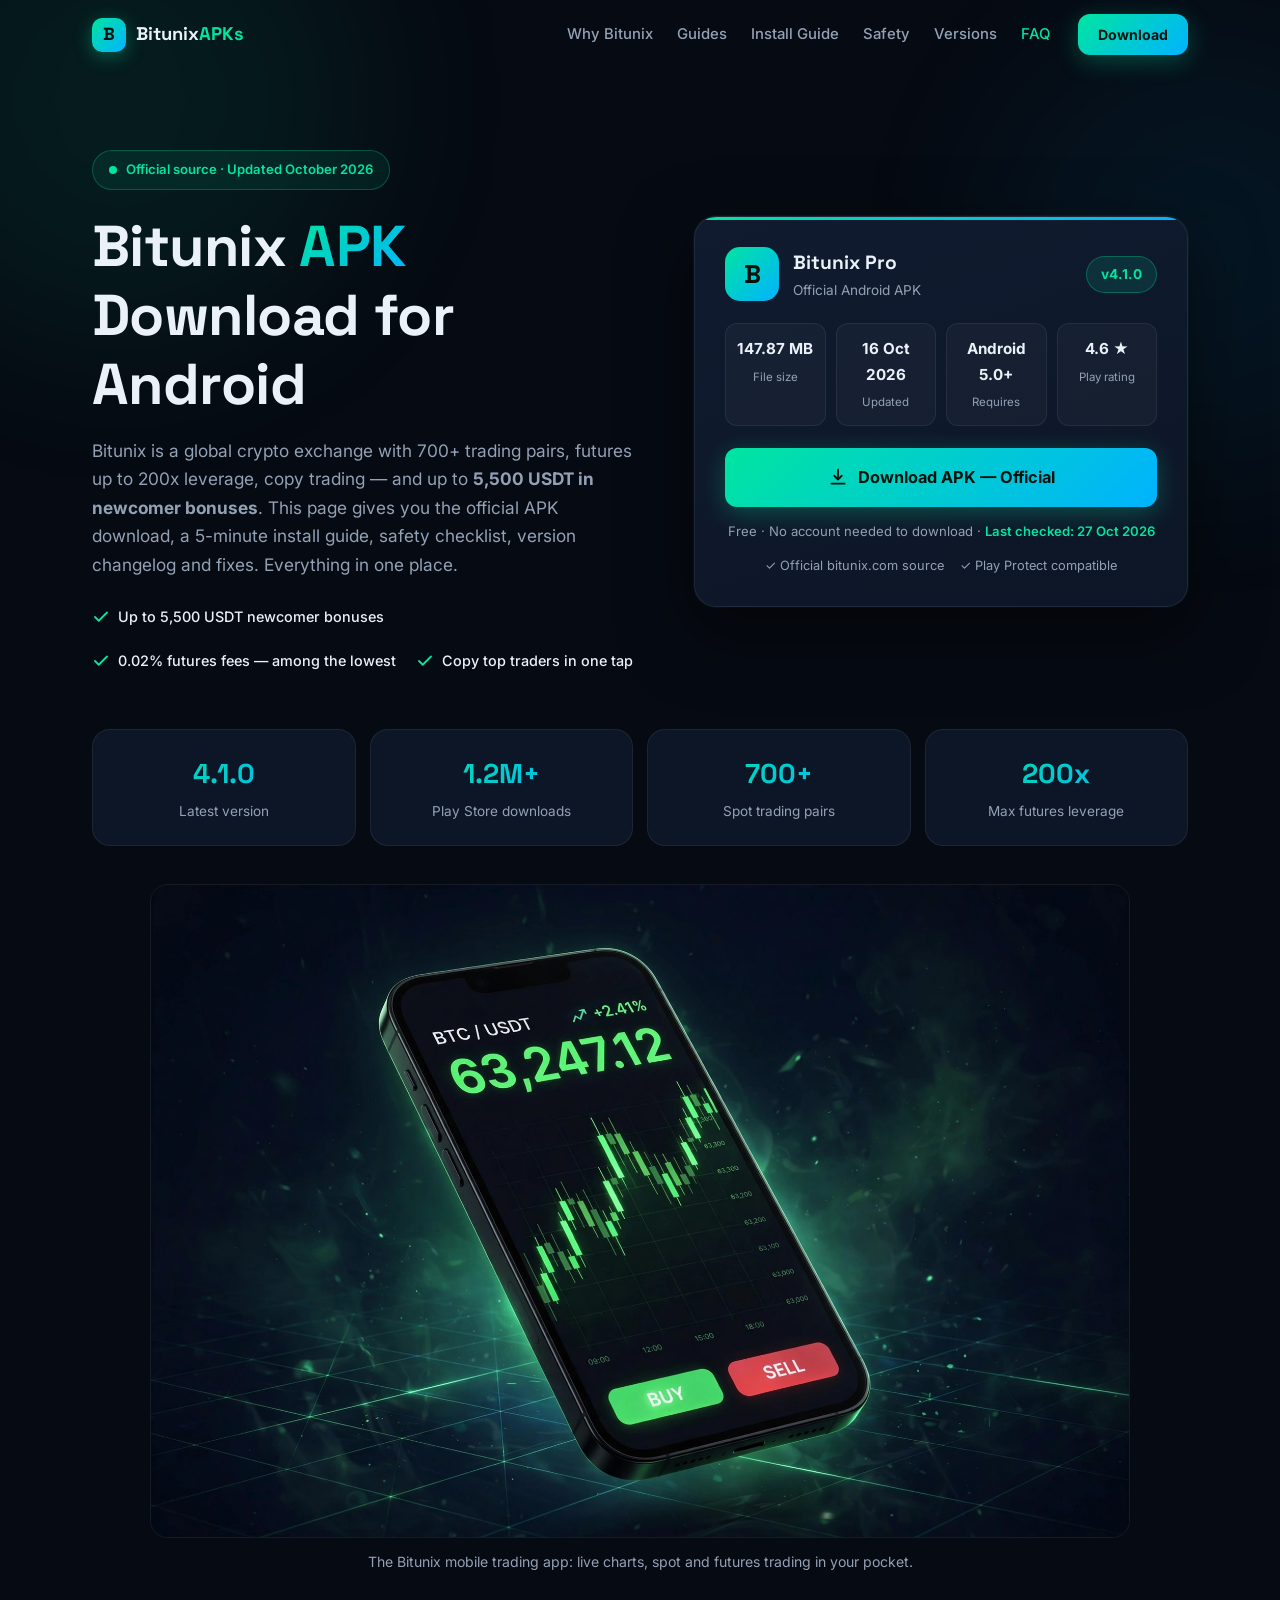
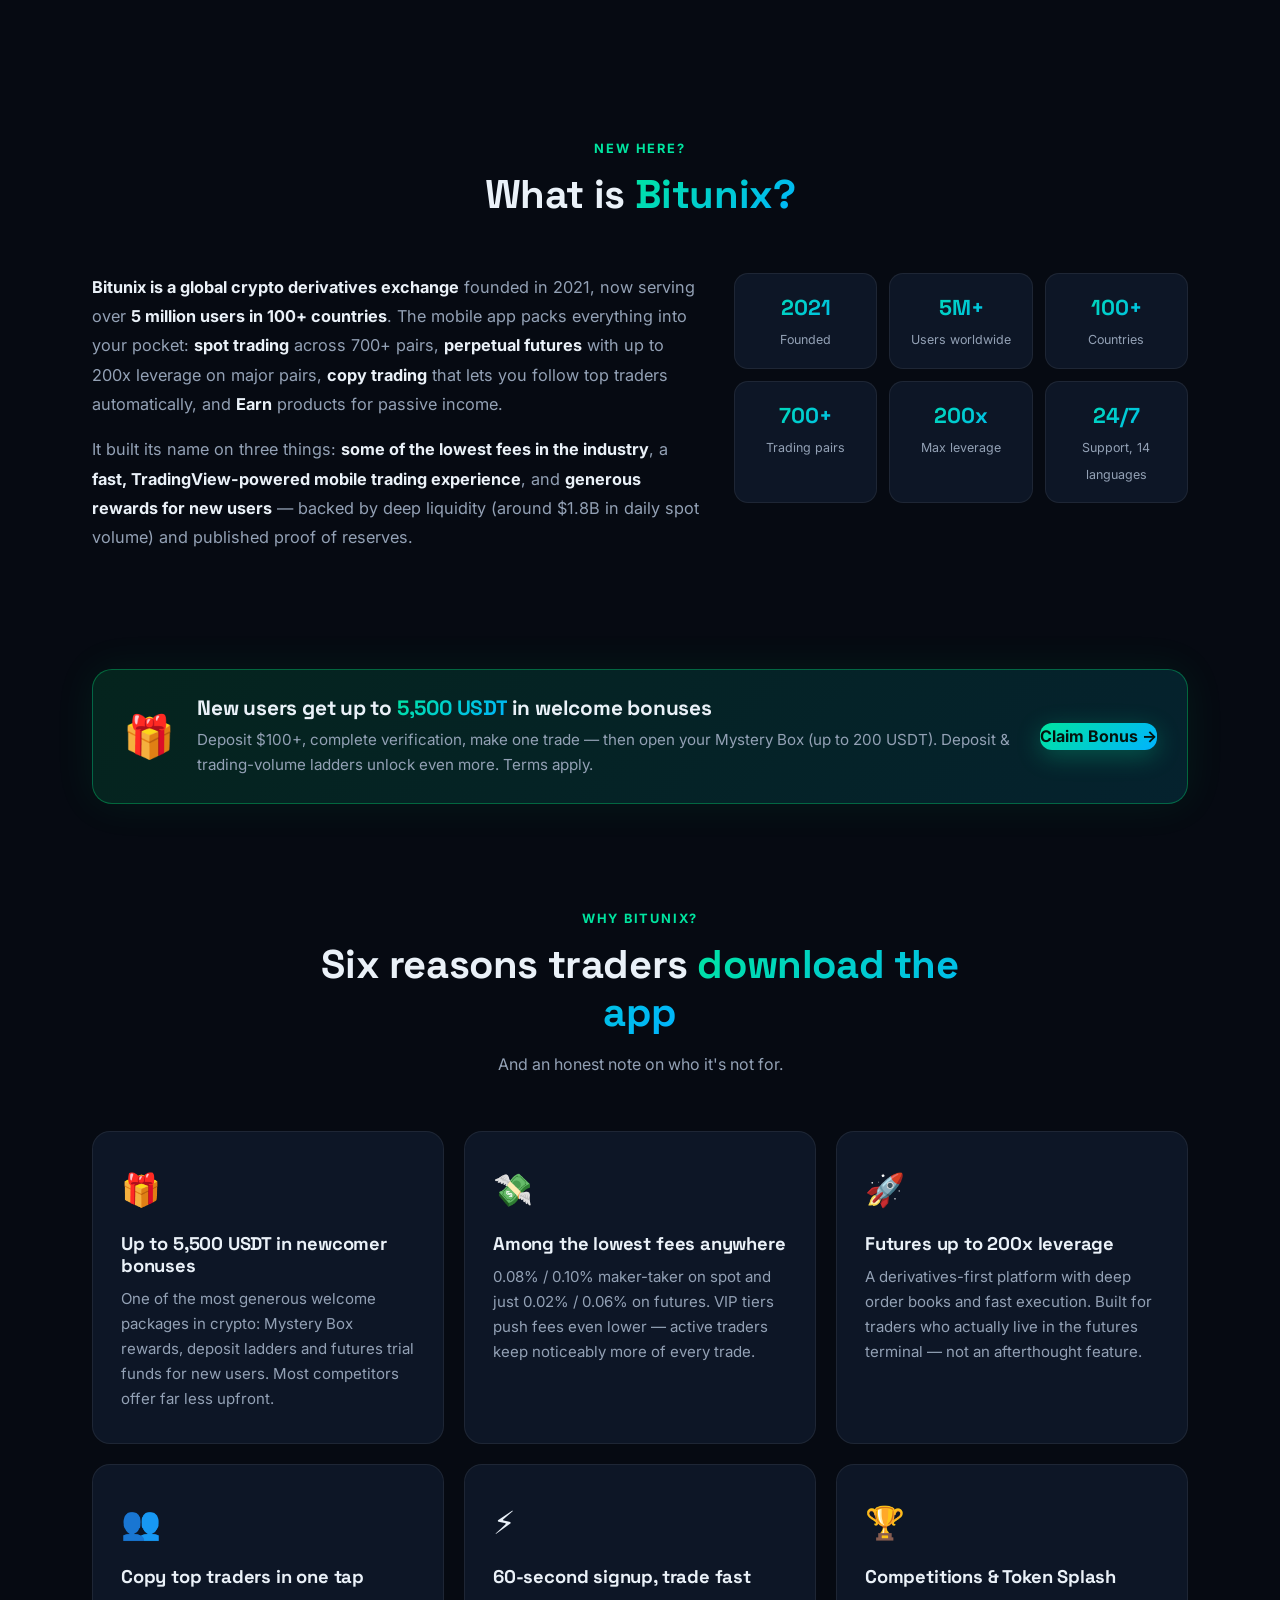
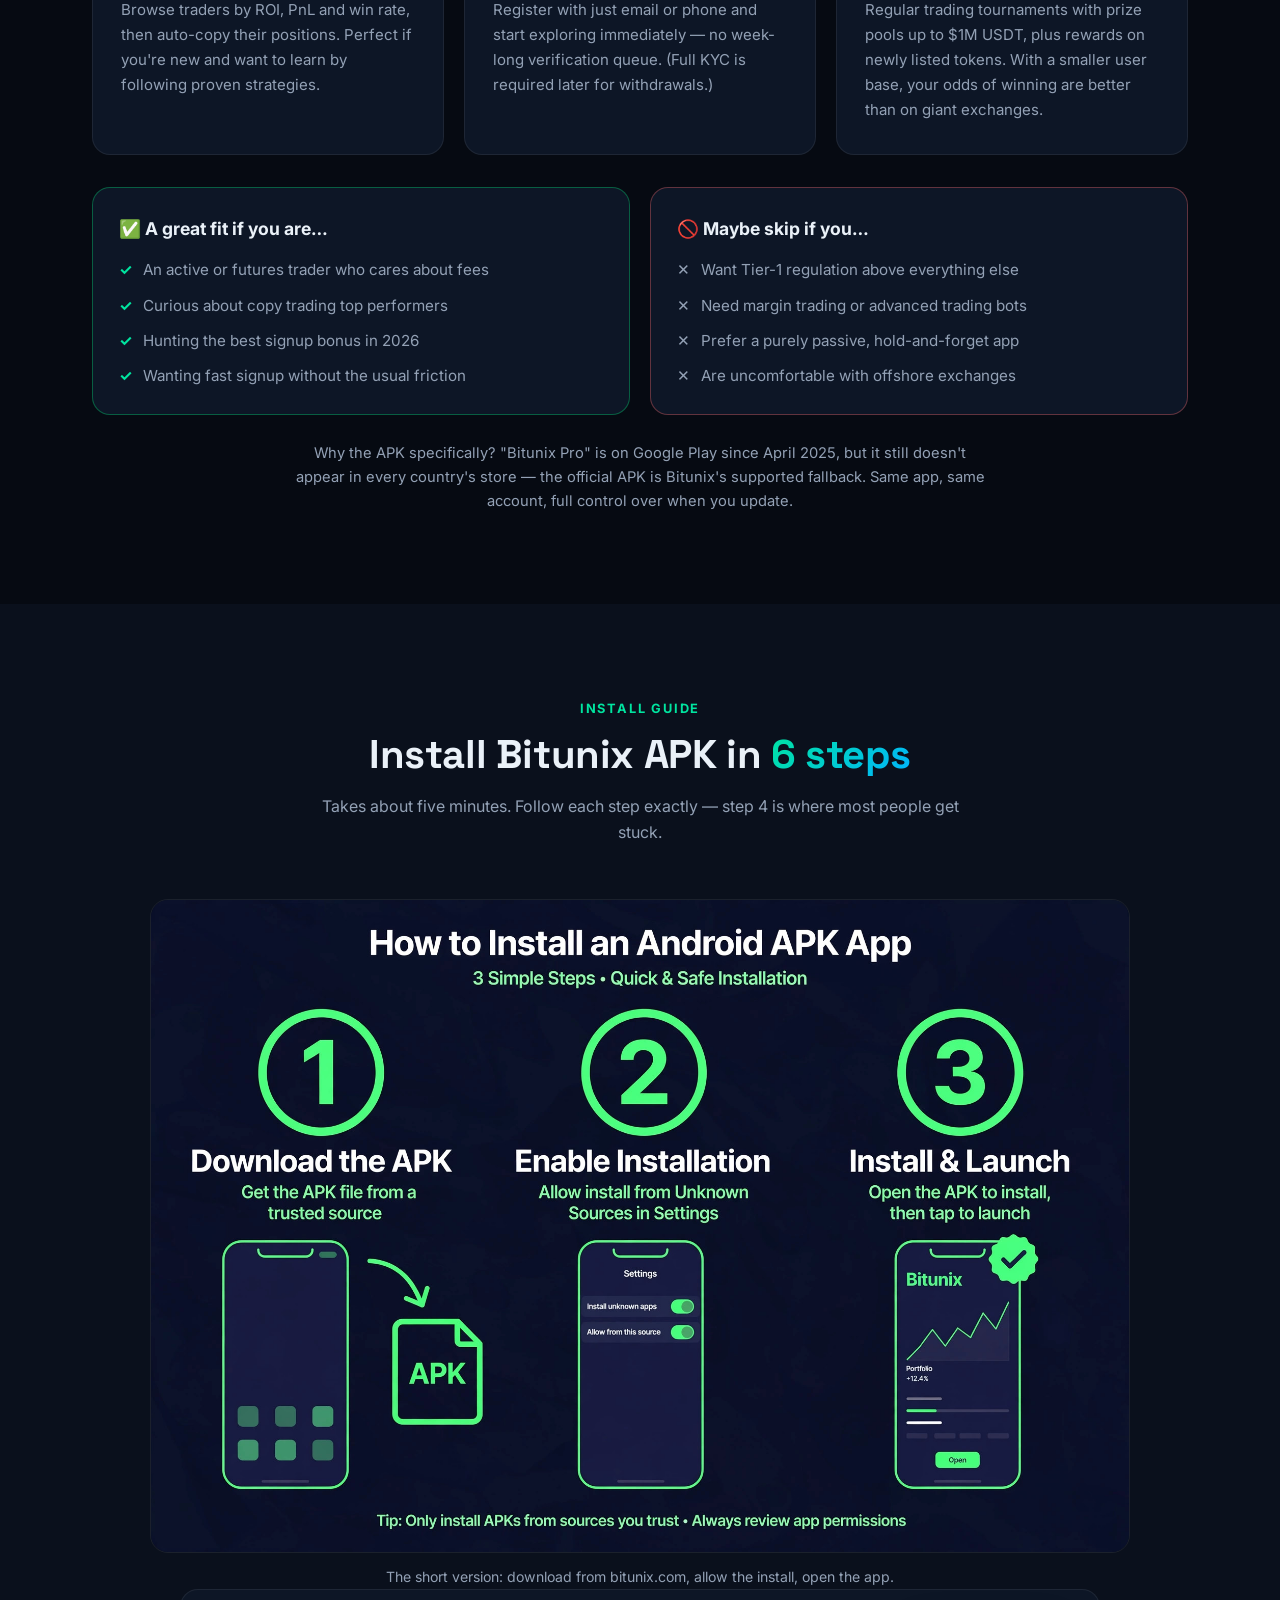
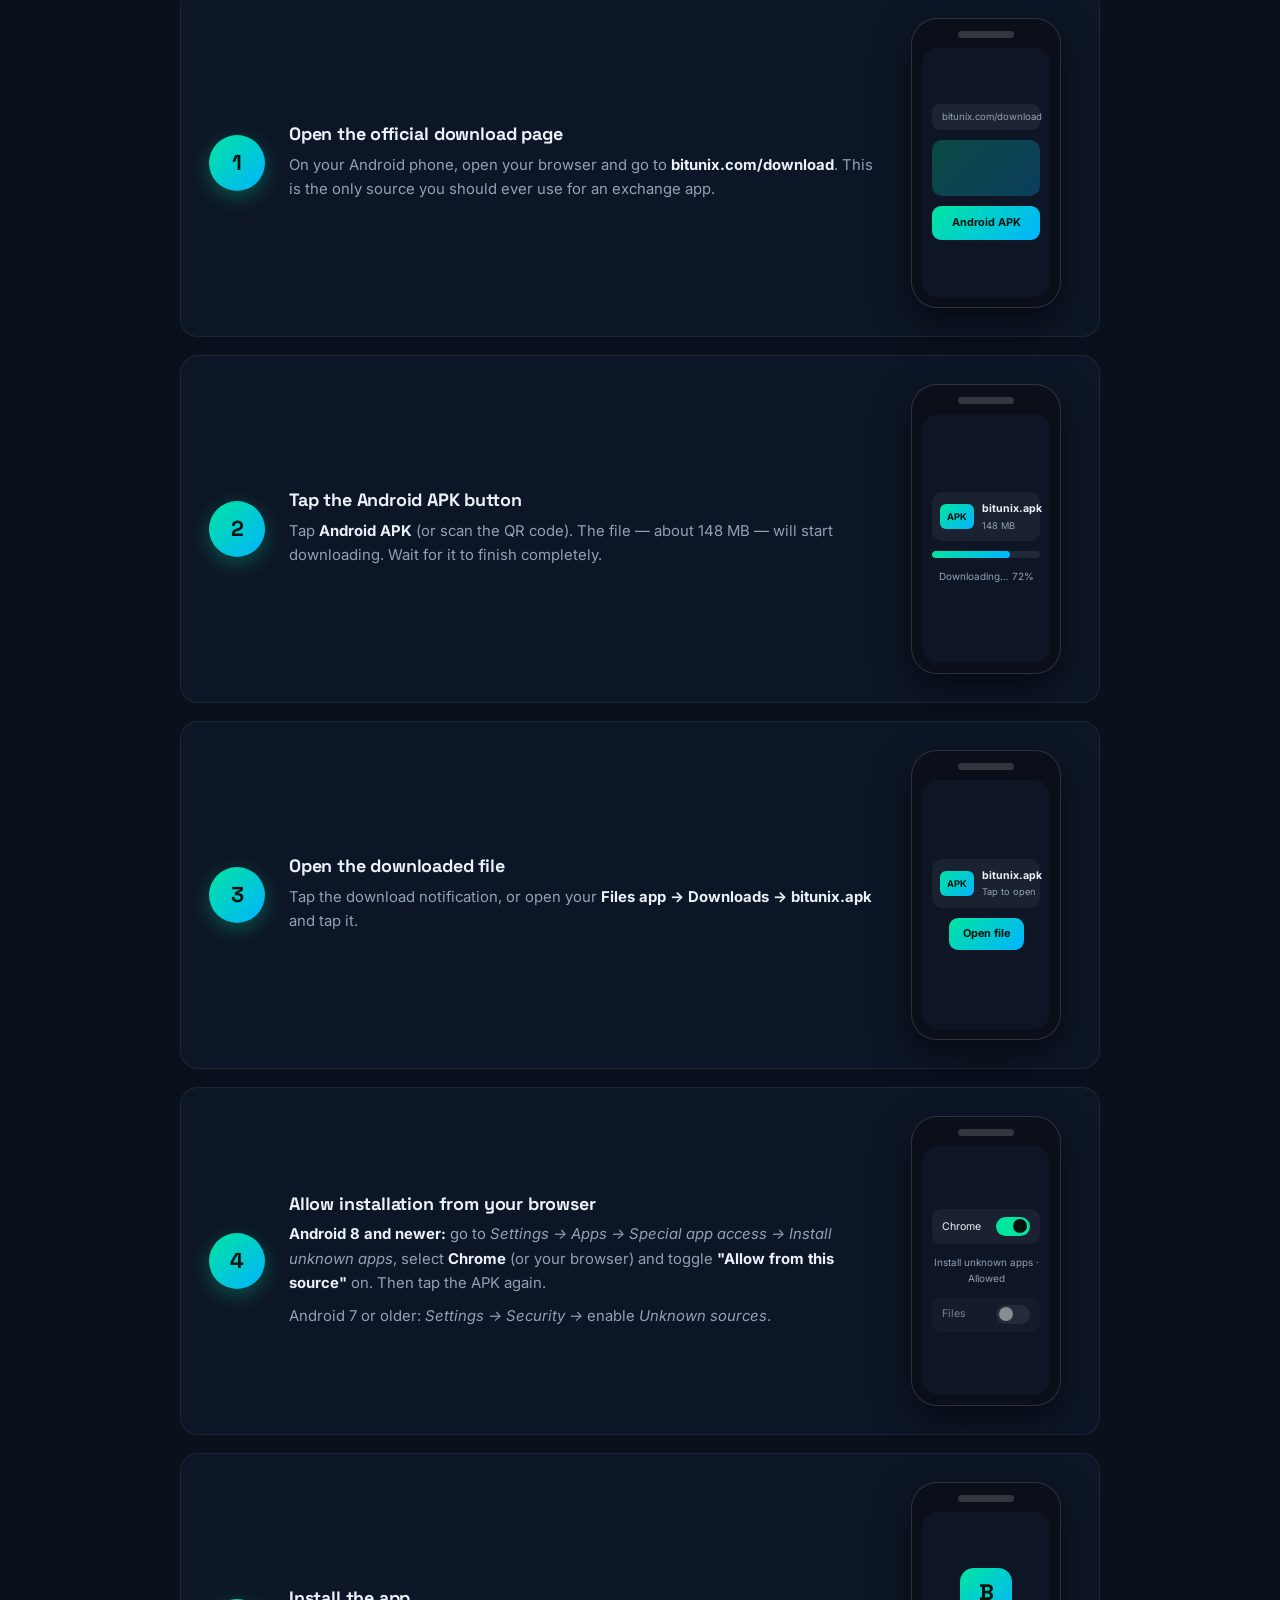
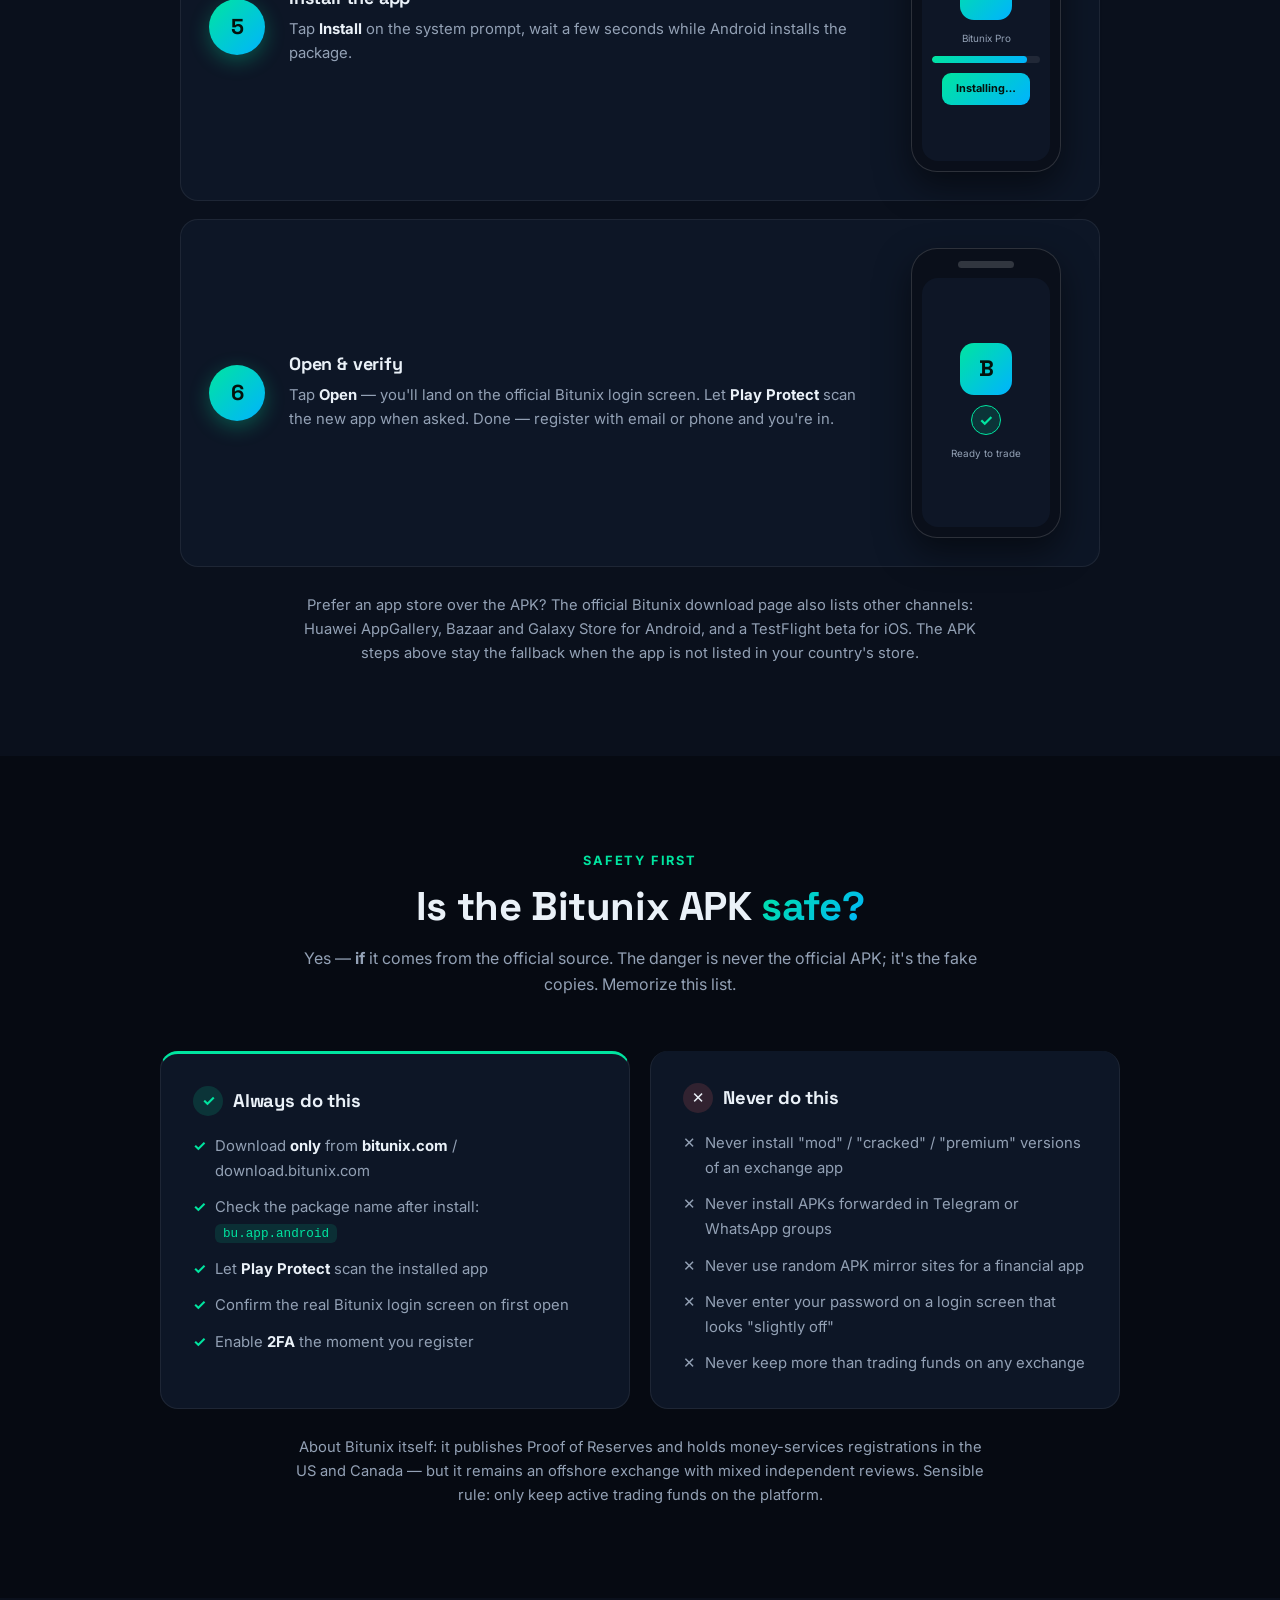
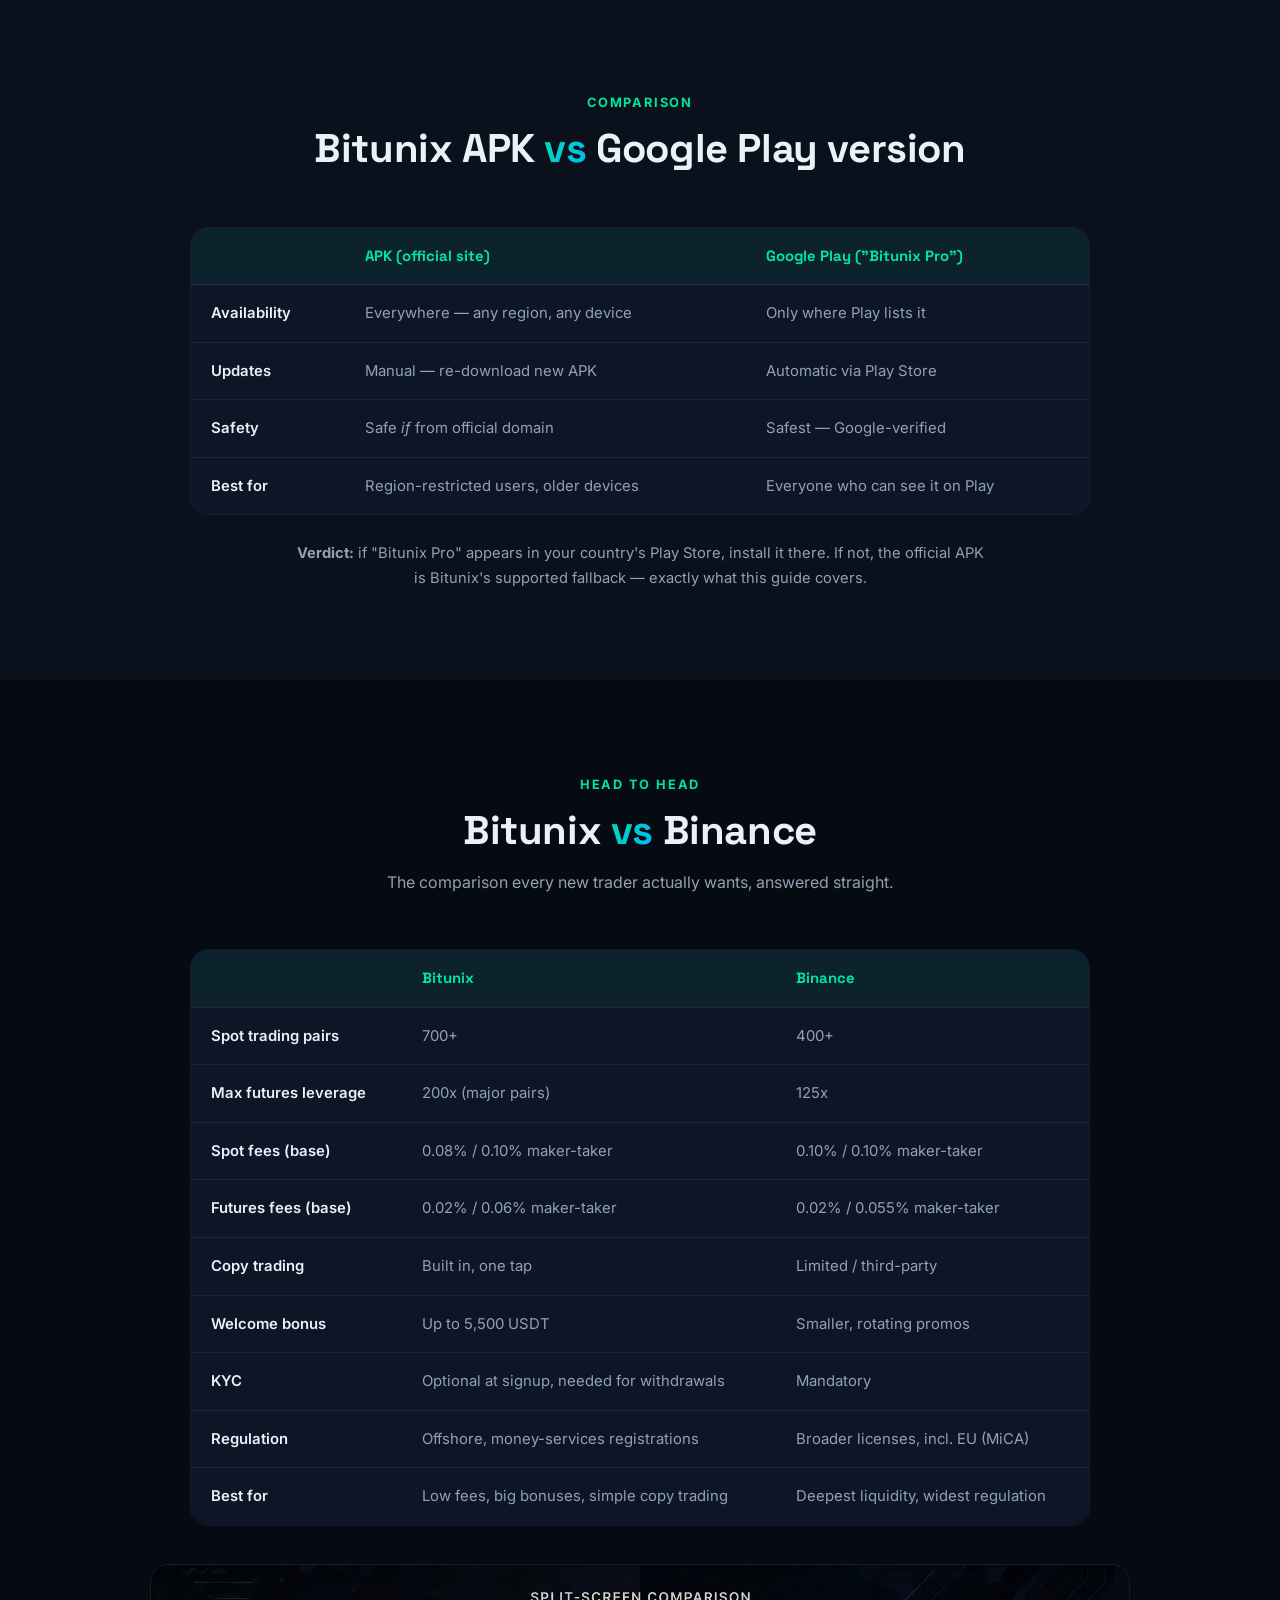
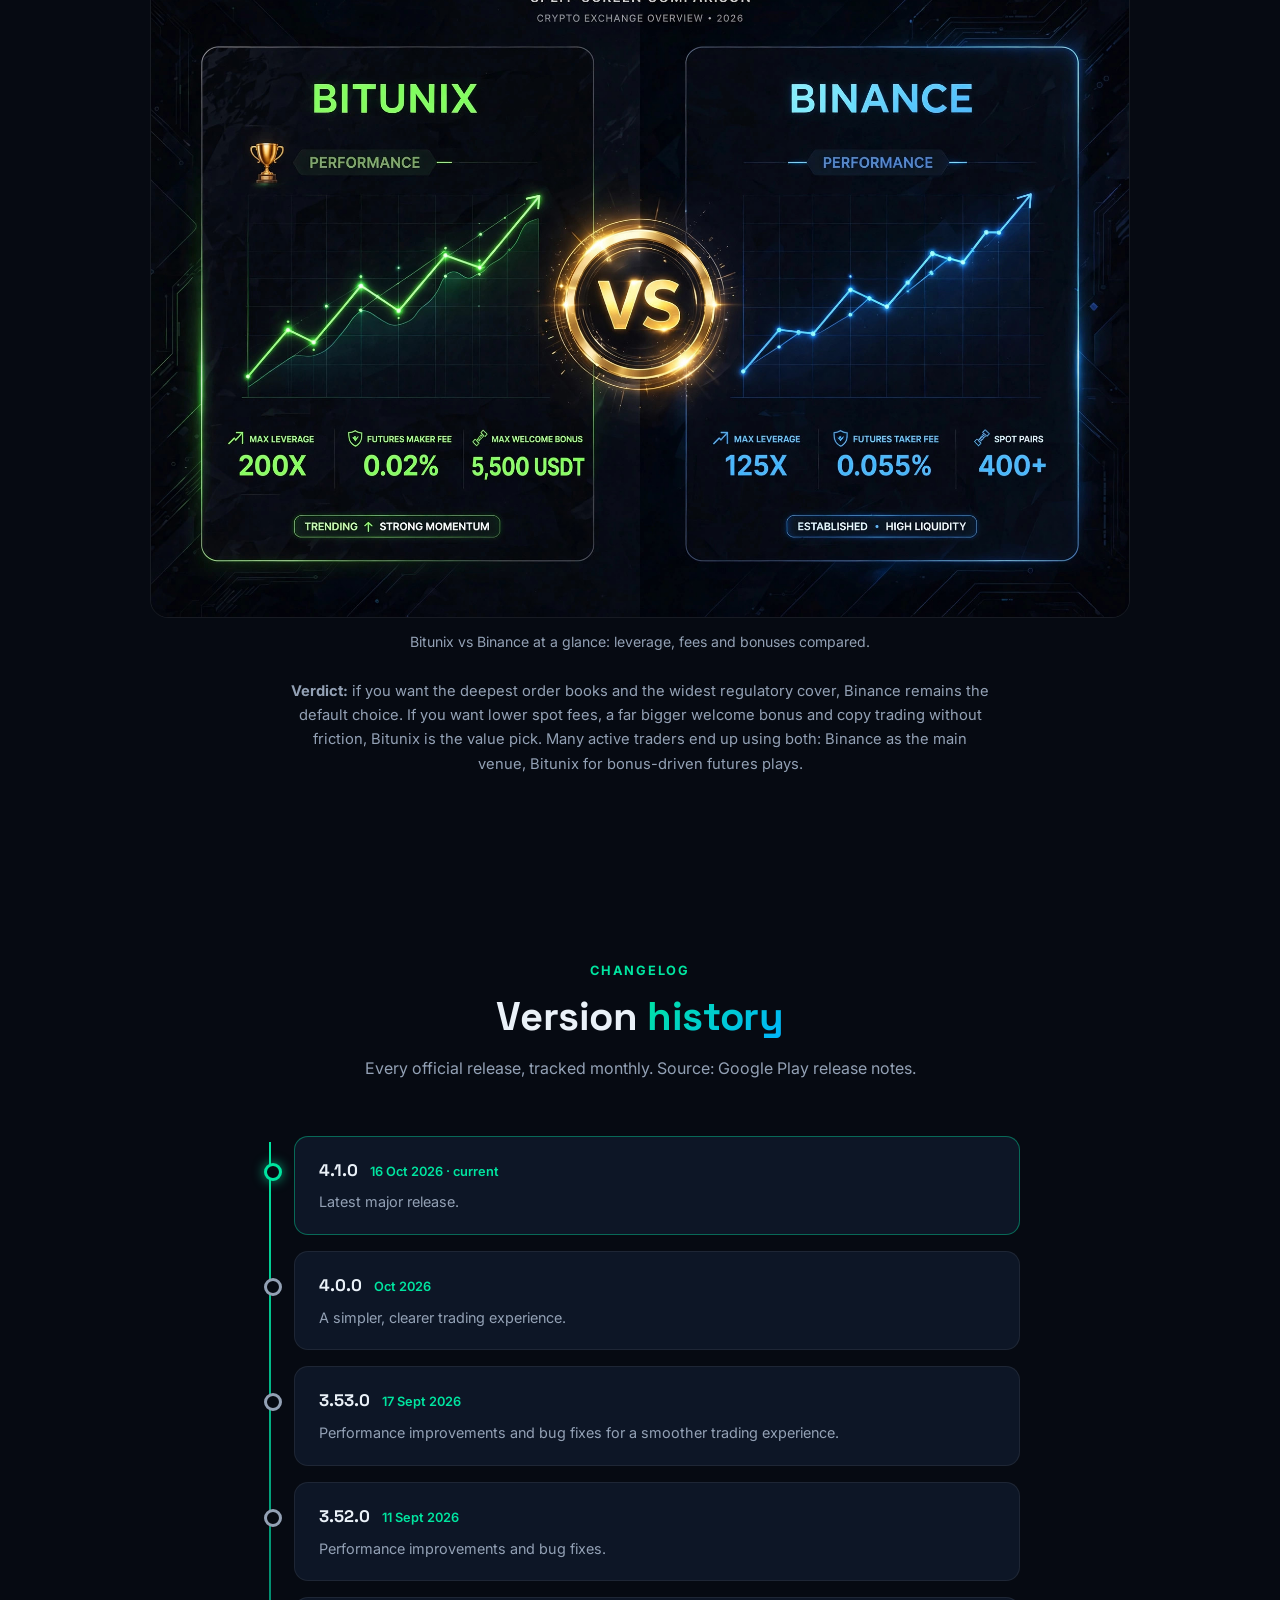
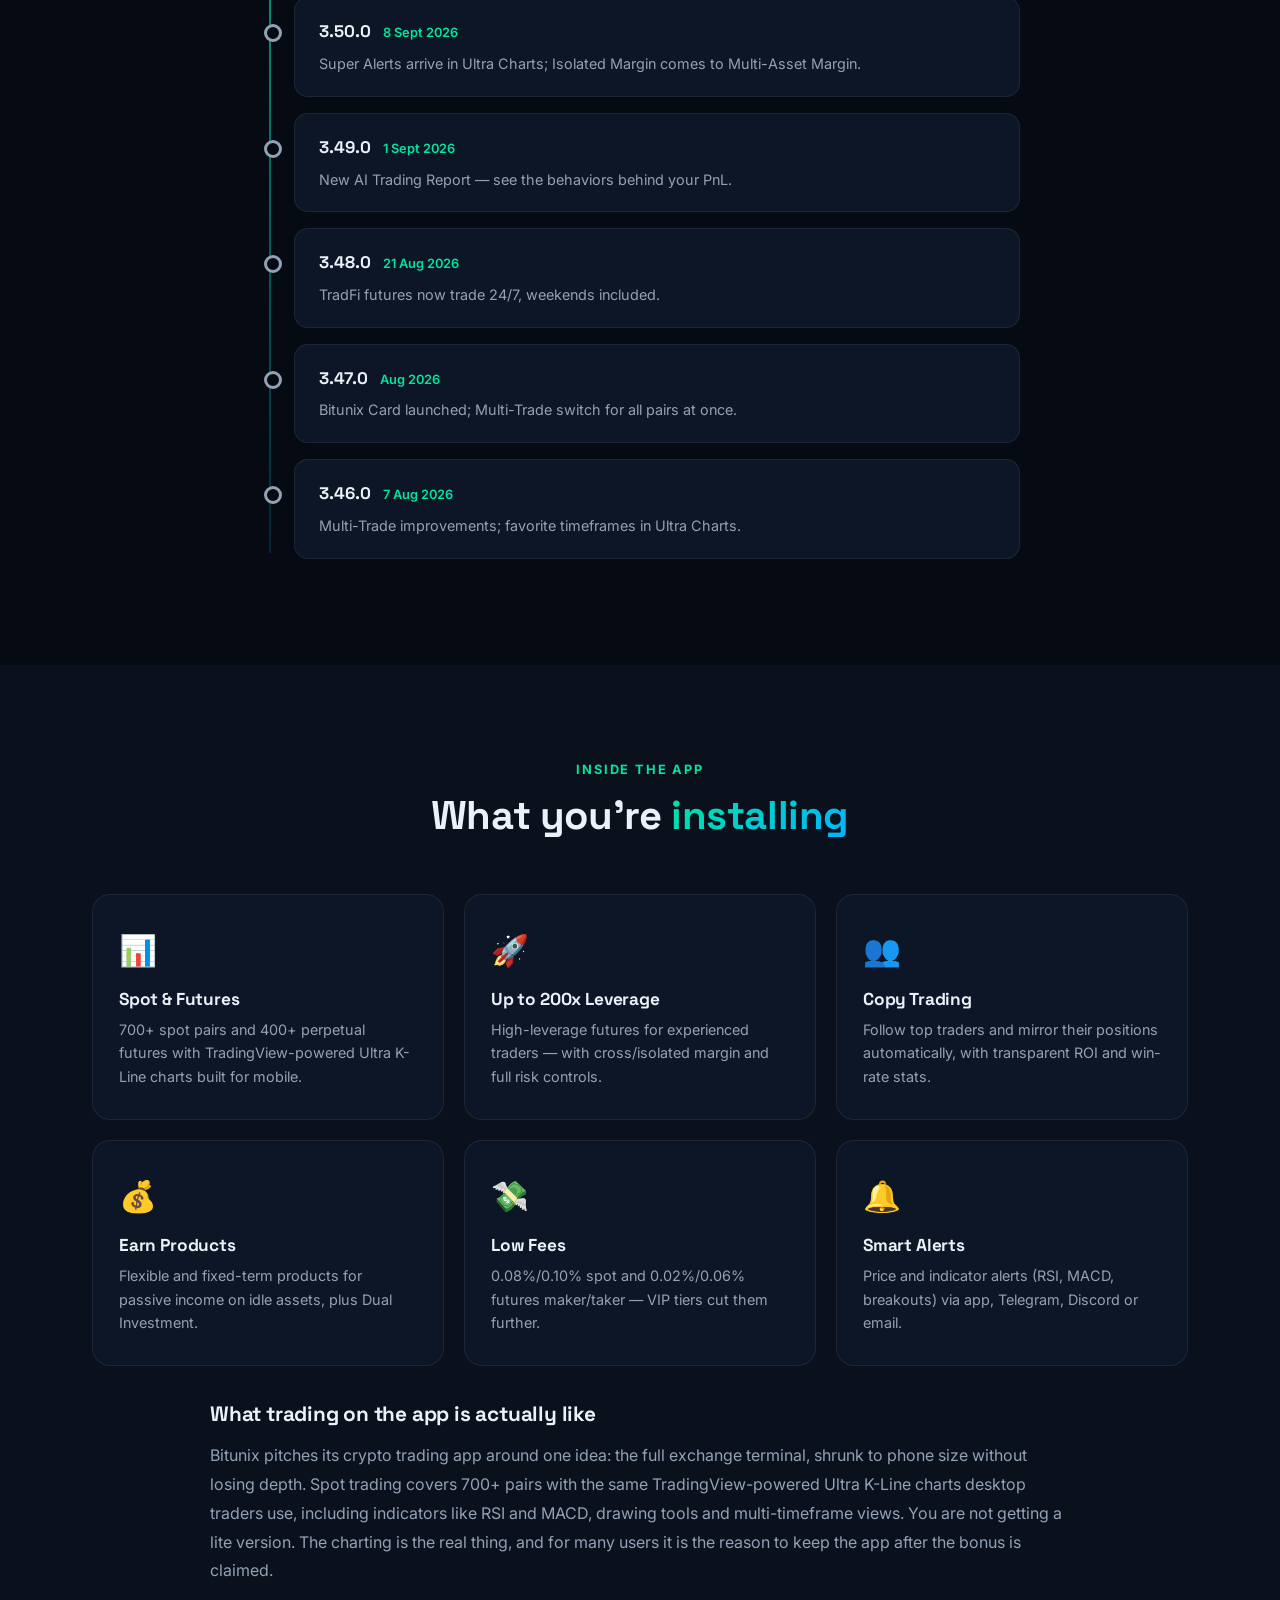
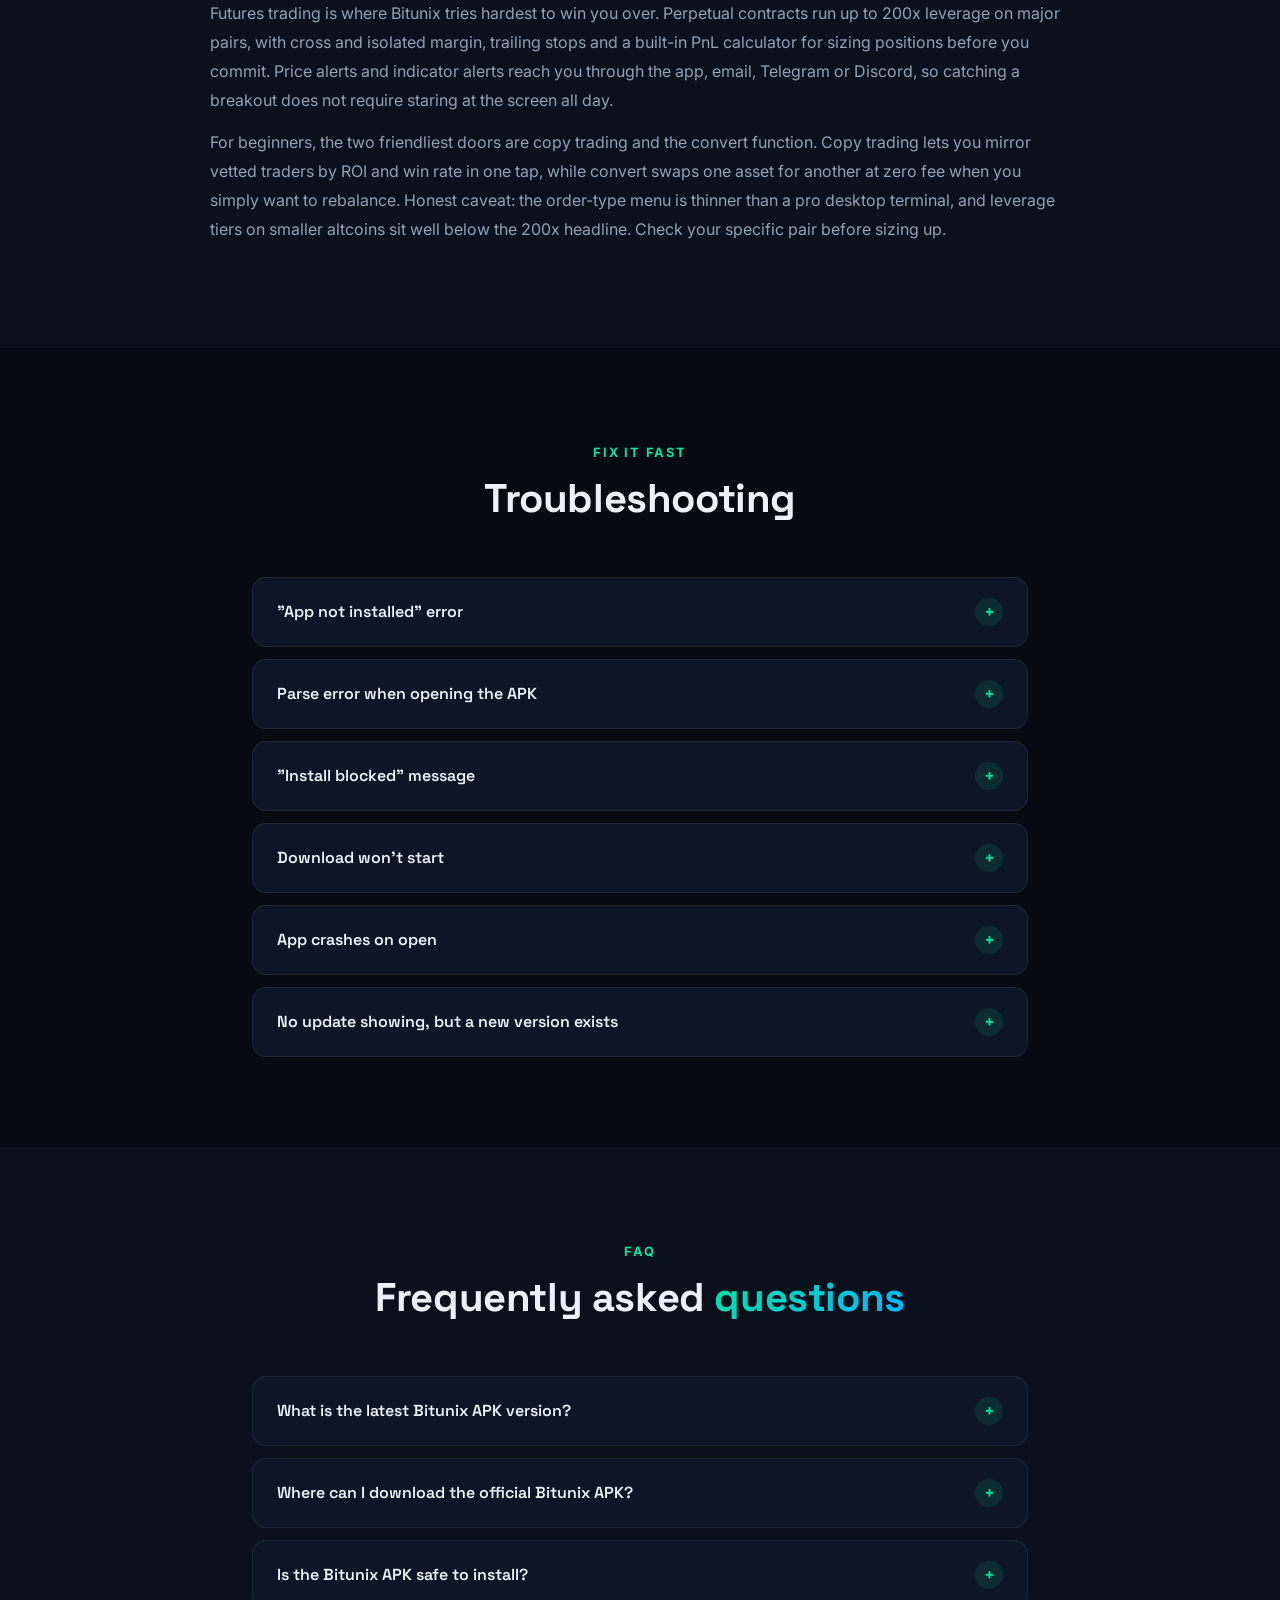
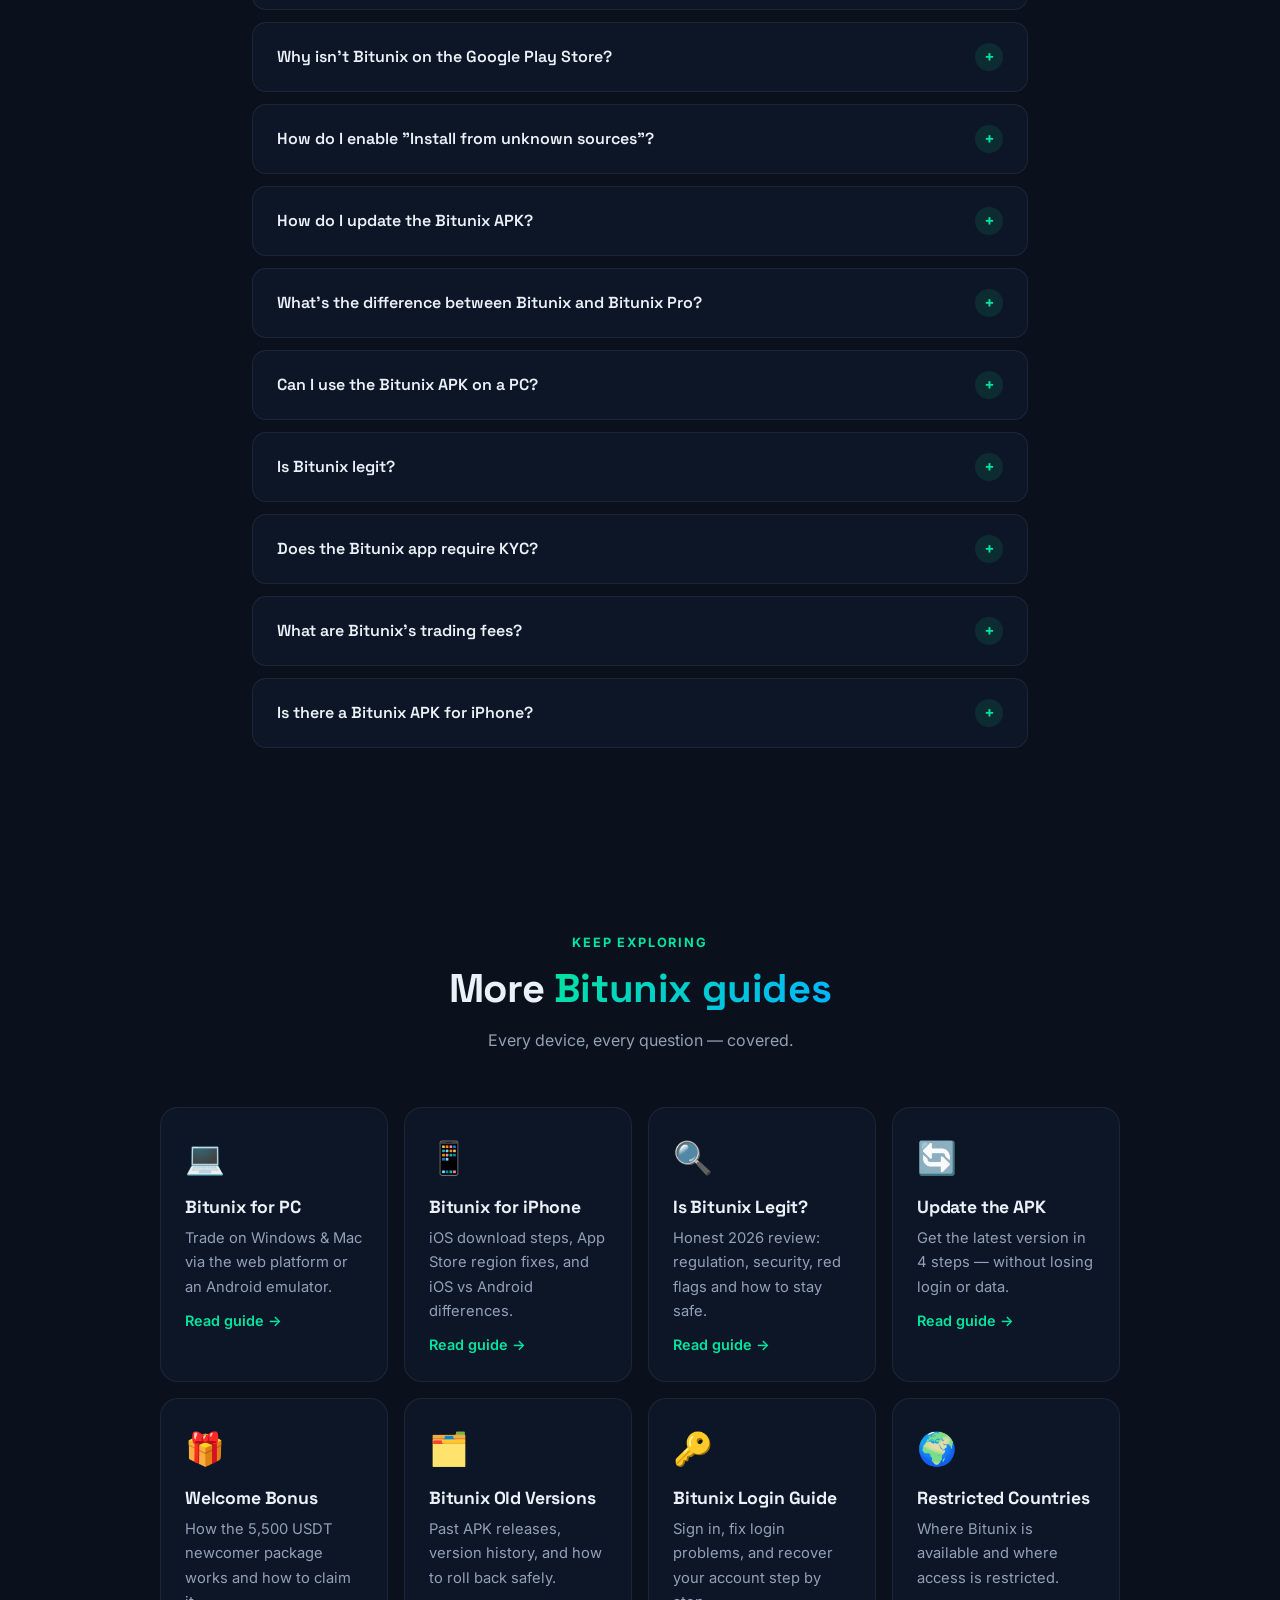
<file: index.html>
<!DOCTYPE html>
<html lang="en">
<head>
<meta charset="UTF-8">
<meta name="viewport" content="width=device-width, initial-scale=1.0">
<meta name="google-site-verification" content="bMIK9VrliOVAximd3tOW62-xwJnm-FFPr2Ftly0u1qo" />
<title>Bitunix APK Download v4.1.0 – Latest Android Version (2026 Guide)</title>
<link rel="canonical" href="https://bitunixapks.com/">
<meta name="description" content="Download Bitunix APK latest version (v4.1.0, 147.87 MB) for Android. Complete install guide, safety checklist, changelog & troubleshooting. Updated Oct 2026.">
<link rel="preconnect" href="https://fonts.googleapis.com">
<link rel="preconnect" href="https://fonts.gstatic.com" crossorigin>
<link href="https://fonts.googleapis.com/css2?family=Inter:wght@400;500;600;700&family=Space+Grotesk:wght@500;600;700&display=swap" rel="stylesheet">
<link rel="stylesheet" href="styles.css">
<script type="application/ld+json">
{
  "@context": "https://schema.org",
  "@type": "SoftwareApplication",
  "name": "Bitunix Pro",
  "applicationCategory": "FinanceApplication",
  "operatingSystem": "Android",
  "softwareVersion": "4.1.0",
  "fileSize": "147.87MB",
  "downloadUrl": "https://www.bitunix.com/download",
  "aggregateRating": { "@type": "AggregateRating", "ratingValue": "4.6", "ratingCount": "6010" }
}
</script>
<script type="application/ld+json">
{
  "@context": "https://schema.org",
  "@type": "FAQPage",
  "mainEntity": [
    {"@type":"Question","name":"What is the latest Bitunix APK version?","acceptedAnswer":{"@type":"Answer","text":"v4.1.0 (147.87 MB), released 16 October 2026. This page is checked every month so the version shown is current."}},
    {"@type":"Question","name":"Where can I download the official Bitunix APK?","acceptedAnswer":{"@type":"Answer","text":"Only from the official Bitunix download page at bitunix.com/download. Never use third-party APK mirrors for an exchange app."}},
    {"@type":"Question","name":"Is the Bitunix APK safe to install?","acceptedAnswer":{"@type":"Answer","text":"Yes, if it comes from the official domain and passes a Play Protect scan. Avoid fake mod versions and APKs shared in messaging groups."}},
    {"@type":"Question","name":"Why isn't Bitunix on the Google Play Store?","acceptedAnswer":{"@type":"Answer","text":"It is now, as Bitunix Pro (since April 2025), but it does not appear in every country's Play Store — which is why the official APK remains available."}},
    {"@type":"Question","name":"How do I enable Install from unknown sources?","acceptedAnswer":{"@type":"Answer","text":"On Android 8 and newer: Settings → Apps → Special app access → Install unknown apps, select your browser and allow it."}},
    {"@type":"Question","name":"How do I update the Bitunix APK?","acceptedAnswer":{"@type":"Answer","text":"Download the latest APK from the official page and install it over your existing app. Your login and data are preserved."}},
    {"@type":"Question","name":"What's the difference between Bitunix and Bitunix Pro?","acceptedAnswer":{"@type":"Answer","text":"Bitunix Pro is the current name of the official app on the Play Store. Same exchange, same account, same funds."}},
    {"@type":"Question","name":"Can I use the Bitunix APK on a PC?","acceptedAnswer":{"@type":"Answer","text":"Yes, via an Android emulator like BlueStacks, or simply use the web platform at bitunix.com which needs no installation."}},
    {"@type":"Question","name":"Is Bitunix legit?","acceptedAnswer":{"@type":"Answer","text":"Operating since 2021 with Proof of Reserves and money-services registrations, but it is an offshore exchange with mixed independent reviews."}},
    {"@type":"Question","name":"Does the Bitunix app require KYC?","acceptedAnswer":{"@type":"Answer","text":"Registration needs only email or phone, but identity verification (KYC) is required for withdrawals and higher limits."}},
    {"@type":"Question","name":"What are Bitunix's trading fees?","acceptedAnswer":{"@type":"Answer","text":"Spot: 0.08% maker / 0.10% taker. Futures: 0.02% maker / 0.06% taker. VIP tiers can reduce these further."}},
    {"@type":"Question","name":"Is there a Bitunix APK for iPhone?","acceptedAnswer":{"@type":"Answer","text":"No, APK files are Android-only. iPhone users should download Bitunix from the Apple App Store."}}
  ]
}
</script>
</head>
<body>

<!-- ============ NAV ============ -->
<header class="nav" id="nav">
  <div class="nav-inner">
    <a href="#top" class="logo">
      <span class="logo-mark">B</span>
      <span class="logo-text">Bitunix<em>APKs</em></span>
    </a>
    <nav class="nav-links" id="navLinks">
      <a href="#why">Why Bitunix</a>
      <a href="#guides">Guides</a>
      <a href="#guide">Install Guide</a>
      <a href="#safety">Safety</a>
      <a href="#versions">Versions</a>
      <a href="#faq">FAQ</a>
    </nav>
    <a href="#download" class="btn btn-sm">Download</a>
    <button class="hamburger" id="hamburger" aria-label="Menu"><span></span><span></span><span></span></button>
  </div>
</header>

<!-- ============ HERO ============ -->
<section class="hero" id="top">
  <div class="orb orb-1"></div>
  <div class="orb orb-2"></div>
  <div class="container hero-grid">
    <div class="hero-copy reveal">
      <div class="badge"><span class="pulse"></span> Official source · Updated October 2026</div>
      <h1>Bitunix <span class="grad">APK</span> Download for Android</h1>
      <p class="lede">Bitunix is a global crypto exchange with 700+ trading pairs, futures up to 200x leverage, copy trading — and up to <strong>5,500 USDT in newcomer bonuses</strong>. This page gives you the official APK download, a 5-minute install guide, safety checklist, version changelog and fixes. Everything in one place.</p>
      <div class="hero-points">
        <div class="hpoint"><svg viewBox="0 0 24 24"><path d="M20 6L9 17l-5-5" fill="none" stroke="currentColor" stroke-width="2.5" stroke-linecap="round" stroke-linejoin="round"/></svg> Up to 5,500 USDT newcomer bonuses</div>
        <div class="hpoint"><svg viewBox="0 0 24 24"><path d="M20 6L9 17l-5-5" fill="none" stroke="currentColor" stroke-width="2.5" stroke-linecap="round" stroke-linejoin="round"/></svg> 0.02% futures fees — among the lowest</div>
        <div class="hpoint"><svg viewBox="0 0 24 24"><path d="M20 6L9 17l-5-5" fill="none" stroke="currentColor" stroke-width="2.5" stroke-linecap="round" stroke-linejoin="round"/></svg> Copy top traders in one tap</div>
      </div>
    </div>

    <div class="dl-card reveal">
      <div class="dl-head">
        <div class="app-icon">B</div>
        <div>
          <div class="dl-title">Bitunix Pro</div>
          <div class="dl-sub">Official Android APK</div>
        </div>
        <span class="ver-pill">v4.1.0</span>
      </div>
      <div class="dl-stats">
        <div><span>147.87 MB</span><label>File size</label></div>
        <div><span>16 Oct 2026</span><label>Updated</label></div>
        <div><span>Android 5.0+</span><label>Requires</label></div>
        <div><span>4.6 ★</span><label>Play rating</label></div>
      </div>
      <a href="#download" class="btn btn-big">
        <svg viewBox="0 0 24 24" width="20" height="20"><path d="M12 3v12m0 0l-4.5-4.5M12 15l4.5-4.5M4 20h16" fill="none" stroke="currentColor" stroke-width="2.2" stroke-linecap="round" stroke-linejoin="round"/></svg>
        Download APK — Official
      </a>
      <div class="dl-note">Free · No account needed to download · <span class="checked">Last checked: 27 Oct 2026</span></div>
      <div class="dl-trust">
        <span>✓ Official bitunix.com source</span>
        <span>✓ Play Protect compatible</span>
      </div>
    </div>
  </div>

  <div class="container">
    <div class="stat-strip reveal">
      <div class="stat"><strong>4.1.0</strong><span>Latest version</span></div>
      <div class="stat"><strong>1.2M+</strong><span>Play Store downloads</span></div>
      <div class="stat"><strong>700+</strong><span>Spot trading pairs</span></div>
      <div class="stat"><strong>200x</strong><span>Max futures leverage</span></div>
    </div>
  </div>

  <div class="container">
    <figure class="img-block reveal">
      <img src="/images/bitunix-apk-trading-app.jpg" alt="Bitunix crypto trading app on Android showing BTC/USDT live chart with buy and sell buttons" width="1920" height="1280" fetchpriority="high">
      <figcaption>The Bitunix mobile trading app: live charts, spot and futures trading in your pocket.</figcaption>
    </figure>
  </div>
</section>

<!-- ============ WHAT IS BITUNIX ============ -->
<section class="section" id="what">
  <div class="container">
    <div class="sec-head reveal">
      <span class="kicker">New here?</span>
      <h2>What is <span class="grad">Bitunix?</span></h2>
    </div>
    <div class="what-grid">
      <div class="what-copy reveal">
        <p><strong>Bitunix is a global crypto derivatives exchange</strong> founded in 2021, now serving over <strong>5 million users in 100+ countries</strong>. The mobile app packs everything into your pocket: <strong>spot trading</strong> across 700+ pairs, <strong>perpetual futures</strong> with up to 200x leverage on major pairs, <strong>copy trading</strong> that lets you follow top traders automatically, and <strong>Earn</strong> products for passive income.</p>
        <p>It built its name on three things: <strong>some of the lowest fees in the industry</strong>, a <strong>fast, TradingView-powered mobile trading experience</strong>, and <strong>generous rewards for new users</strong> — backed by deep liquidity (around $1.8B in daily spot volume) and published proof of reserves.</p>
      </div>
      <div class="what-facts reveal">
        <div class="fact-chip"><strong>2021</strong><span>Founded</span></div>
        <div class="fact-chip"><strong>5M+</strong><span>Users worldwide</span></div>
        <div class="fact-chip"><strong>100+</strong><span>Countries</span></div>
        <div class="fact-chip"><strong>700+</strong><span>Trading pairs</span></div>
        <div class="fact-chip"><strong>200x</strong><span>Max leverage</span></div>
        <div class="fact-chip"><strong>24/7</strong><span>Support, 14 languages</span></div>
      </div>
    </div>
  </div>
</section>

<!-- ============ BONUS BANNER ============ -->
<section class="bonus-wrap">
  <div class="container">
    <div class="bonus reveal">
      <div class="bonus-ico">🎁</div>
      <div class="bonus-text">
        <h3>New users get up to <span class="grad">5,500 USDT</span> in welcome bonuses</h3>
        <p>Deposit $100+, complete verification, make one trade — then open your Mystery Box (up to 200 USDT). Deposit &amp; trading-volume ladders unlock even more. Terms apply.</p>
      </div>
      <a href="https://www.bitunix.com/download" class="btn" target="_blank" rel="noopener">Claim Bonus →</a>
    </div>
  </div>
</section>

<!-- ============ WHY BITUNIX ============ -->
<section class="section" id="why">
  <div class="container">
    <div class="sec-head reveal">
      <span class="kicker">Why Bitunix?</span>
      <h2>Six reasons traders <span class="grad">download the app</span></h2>
      <p class="sec-sub">And an honest note on who it's not for.</p>
    </div>
    <div class="cards-3">
      <div class="card reveal">
        <div class="card-icon">🎁</div>
        <h3>Up to 5,500 USDT in newcomer bonuses</h3>
        <p>One of the most generous welcome packages in crypto: Mystery Box rewards, deposit ladders and futures trial funds for new users. Most competitors offer far less upfront.</p>
      </div>
      <div class="card reveal">
        <div class="card-icon">💸</div>
        <h3>Among the lowest fees anywhere</h3>
        <p>0.08% / 0.10% maker-taker on spot and just 0.02% / 0.06% on futures. VIP tiers push fees even lower — active traders keep noticeably more of every trade.</p>
      </div>
      <div class="card reveal">
        <div class="card-icon">🚀</div>
        <h3>Futures up to 200x leverage</h3>
        <p>A derivatives-first platform with deep order books and fast execution. Built for traders who actually live in the futures terminal — not an afterthought feature.</p>
      </div>
      <div class="card reveal">
        <div class="card-icon">👥</div>
        <h3>Copy top traders in one tap</h3>
        <p>Browse traders by ROI, PnL and win rate, then auto-copy their positions. Perfect if you're new and want to learn by following proven strategies.</p>
      </div>
      <div class="card reveal">
        <div class="card-icon">⚡</div>
        <h3>60-second signup, trade fast</h3>
        <p>Register with just email or phone and start exploring immediately — no week-long verification queue. (Full KYC is required later for withdrawals.)</p>
      </div>
      <div class="card reveal">
        <div class="card-icon">🏆</div>
        <h3>Competitions &amp; Token Splash</h3>
        <p>Regular trading tournaments with prize pools up to $1M USDT, plus rewards on newly listed tokens. With a smaller user base, your odds of winning are better than on giant exchanges.</p>
      </div>
    </div>
    <div class="who-grid">
      <div class="who good reveal">
        <h4>✅ A great fit if you are…</h4>
        <ul>
          <li>An active or futures trader who cares about fees</li>
          <li>Curious about copy trading top performers</li>
          <li>Hunting the best signup bonus in 2026</li>
          <li>Wanting fast signup without the usual friction</li>
        </ul>
      </div>
      <div class="who bad reveal">
        <h4>🚫 Maybe skip if you…</h4>
        <ul>
          <li>Want Tier-1 regulation above everything else</li>
          <li>Need margin trading or advanced trading bots</li>
          <li>Prefer a purely passive, hold-and-forget app</li>
          <li>Are uncomfortable with offshore exchanges</li>
        </ul>
      </div>
    </div>
    <p class="fine reveal" style="margin-top:26px">Why the APK specifically? "Bitunix Pro" is on Google Play since April 2025, but it still doesn't appear in every country's store — the official APK is Bitunix's supported fallback. Same app, same account, full control over when you update.</p>
  </div>
</section>

<!-- ============ INSTALL GUIDE ============ -->
<section class="section section-alt" id="guide">
  <div class="container">
    <div class="sec-head reveal">
      <span class="kicker">Install guide</span>
      <h2>Install Bitunix APK in <span class="grad">6 steps</span></h2>
      <p class="sec-sub">Takes about five minutes. Follow each step exactly — step 4 is where most people get stuck.</p>
    </div>

    <figure class="img-block reveal">
      <img src="/images/how-to-install-bitunix-apk.jpg" alt="How to install Bitunix APK on Android in 3 steps: download the APK, enable installation from unknown sources, install and launch" width="1920" height="1280" loading="lazy">
      <figcaption>The short version: download from bitunix.com, allow the install, open the app.</figcaption>
    </figure>

    <div class="steps">
      <div class="step reveal">
        <div class="step-num">1</div>
        <div class="step-body">
          <h3>Open the official download page</h3>
          <p>On your Android phone, open your browser and go to <strong>bitunix.com/download</strong>. This is the only source you should ever use for an exchange app.</p>
        </div>
        <div class="phone"><div class="p-notch"></div><div class="p-screen"><div class="p-url">bitunix.com/download</div><div class="p-hero"></div><div class="p-btn">Android APK</div></div></div>
      </div>

      <div class="step reveal">
        <div class="step-num">2</div>
        <div class="step-body">
          <h3>Tap the Android APK button</h3>
          <p>Tap <strong>Android APK</strong> (or scan the QR code). The file — about 148 MB — will start downloading. Wait for it to finish completely.</p>
        </div>
        <div class="phone"><div class="p-notch"></div><div class="p-screen"><div class="p-file"><span class="p-apk">APK</span><div><b>bitunix.apk</b><i>148 MB</i></div></div><div class="p-bar"><span style="width:72%"></span></div><div class="p-cap">Downloading… 72%</div></div></div>
      </div>

      <div class="step reveal">
        <div class="step-num">3</div>
        <div class="step-body">
          <h3>Open the downloaded file</h3>
          <p>Tap the download notification, or open your <strong>Files app → Downloads → bitunix.apk</strong> and tap it.</p>
        </div>
        <div class="phone"><div class="p-notch"></div><div class="p-screen"><div class="p-file"><span class="p-apk">APK</span><div><b>bitunix.apk</b><i>Tap to open</i></div></div><div class="p-btn p-btn-sm">Open file</div></div></div>
      </div>

      <div class="step reveal">
        <div class="step-num">4</div>
        <div class="step-body">
          <h3>Allow installation from your browser</h3>
          <p><strong>Android 8 and newer:</strong> go to <em>Settings → Apps → Special app access → Install unknown apps</em>, select <strong>Chrome</strong> (or your browser) and toggle <strong>"Allow from this source"</strong> on. Then tap the APK again.</p>
          <p class="muted-sm">Android 7 or older: <em>Settings → Security →</em> enable <em>Unknown sources</em>.</p>
        </div>
        <div class="phone"><div class="p-notch"></div><div class="p-screen"><div class="p-row"><span>Chrome</span><span class="toggle on"></span></div><div class="p-cap">Install unknown apps · Allowed</div><div class="p-row dim"><span>Files</span><span class="toggle"></span></div></div></div>
      </div>

      <div class="step reveal">
        <div class="step-num">5</div>
        <div class="step-body">
          <h3>Install the app</h3>
          <p>Tap <strong>Install</strong> on the system prompt, wait a few seconds while Android installs the package.</p>
        </div>
        <div class="phone"><div class="p-notch"></div><div class="p-screen"><div class="p-appicon">B</div><div class="p-cap">Bitunix Pro</div><div class="p-bar"><span style="width:88%"></span></div><div class="p-btn p-btn-sm">Installing…</div></div></div>
      </div>

      <div class="step reveal">
        <div class="step-num">6</div>
        <div class="step-body">
          <h3>Open &amp; verify</h3>
          <p>Tap <strong>Open</strong> — you'll land on the official Bitunix login screen. Let <strong>Play Protect</strong> scan the new app when asked. Done — register with email or phone and you're in.</p>
        </div>
        <div class="phone"><div class="p-notch"></div><div class="p-screen"><div class="p-appicon">B</div><div class="p-check">✓</div><div class="p-cap">Ready to trade</div></div></div>
      </div>
    </div>
    <p class="fine reveal">Prefer an app store over the APK? The official Bitunix download page also lists other channels: Huawei AppGallery, Bazaar and Galaxy Store for Android, and a TestFlight beta for iOS. The APK steps above stay the fallback when the app is not listed in your country's store.</p>
  </div>
</section>

<!-- ============ SAFETY ============ -->
<section class="section" id="safety">
  <div class="container">
    <div class="sec-head reveal">
      <span class="kicker">Safety first</span>
      <h2>Is the Bitunix APK <span class="grad">safe?</span></h2>
      <p class="sec-sub">Yes — <strong>if</strong> it comes from the official source. The danger is never the official APK; it's the fake copies. Memorize this list.</p>
    </div>
    <div class="safety-grid">
      <div class="safety-card do reveal">
        <h3><span class="s-ico good">✓</span> Always do this</h3>
        <ul>
          <li>Download <strong>only</strong> from <strong>bitunix.com</strong> / download.bitunix.com</li>
          <li>Check the package name after install: <code>bu.app.android</code></li>
          <li>Let <strong>Play Protect</strong> scan the installed app</li>
          <li>Confirm the real Bitunix login screen on first open</li>
          <li>Enable <strong>2FA</strong> the moment you register</li>
        </ul>
      </div>
      <div class="safety-card dont reveal">
        <h3><span class="s-ico bad">✕</span> Never do this</h3>
        <ul>
          <li>Never install "mod" / "cracked" / "premium" versions of an exchange app</li>
          <li>Never install APKs forwarded in Telegram or WhatsApp groups</li>
          <li>Never use random APK mirror sites for a financial app</li>
          <li>Never enter your password on a login screen that looks "slightly off"</li>
          <li>Never keep more than trading funds on any exchange</li>
        </ul>
      </div>
    </div>
    <p class="fine reveal">About Bitunix itself: it publishes Proof of Reserves and holds money-services registrations in the US and Canada — but it remains an offshore exchange with mixed independent reviews. Sensible rule: only keep active trading funds on the platform.</p>
  </div>
</section>

<!-- ============ APK VS PLAY ============ -->
<section class="section section-alt" id="compare">
  <div class="container">
    <div class="sec-head reveal">
      <span class="kicker">Comparison</span>
      <h2>Bitunix APK <span class="grad">vs</span> Google Play version</h2>
    </div>
    <div class="table-wrap reveal">
      <table class="cmp">
        <thead><tr><th></th><th>APK (official site)</th><th>Google Play ("Bitunix Pro")</th></tr></thead>
        <tbody>
          <tr><td>Availability</td><td>Everywhere — any region, any device</td><td>Only where Play lists it</td></tr>
          <tr><td>Updates</td><td>Manual — re-download new APK</td><td>Automatic via Play Store</td></tr>
          <tr><td>Safety</td><td>Safe <em>if</em> from official domain</td><td>Safest — Google-verified</td></tr>
          <tr><td>Best for</td><td>Region-restricted users, older devices</td><td>Everyone who can see it on Play</td></tr>
        </tbody>
      </table>
    </div>
    <p class="fine reveal"><strong>Verdict:</strong> if "Bitunix Pro" appears in your country's Play Store, install it there. If not, the official APK is Bitunix's supported fallback — exactly what this guide covers.</p>
  </div>
</section>

<!-- ============ BITUNIX VS BINANCE ============ -->
<section class="section" id="vs-binance">
  <div class="container">
    <div class="sec-head reveal">
      <span class="kicker">Head to head</span>
      <h2>Bitunix <span class="grad">vs</span> Binance</h2>
      <p class="sec-sub">The comparison every new trader actually wants, answered straight.</p>
    </div>
    <div class="table-wrap reveal">
      <table class="cmp">
        <thead><tr><th></th><th>Bitunix</th><th>Binance</th></tr></thead>
        <tbody>
          <tr><td>Spot trading pairs</td><td>700+</td><td>400+</td></tr>
          <tr><td>Max futures leverage</td><td>200x (major pairs)</td><td>125x</td></tr>
          <tr><td>Spot fees (base)</td><td>0.08% / 0.10% maker-taker</td><td>0.10% / 0.10% maker-taker</td></tr>
          <tr><td>Futures fees (base)</td><td>0.02% / 0.06% maker-taker</td><td>0.02% / 0.055% maker-taker</td></tr>
          <tr><td>Copy trading</td><td>Built in, one tap</td><td>Limited / third-party</td></tr>
          <tr><td>Welcome bonus</td><td>Up to 5,500 USDT</td><td>Smaller, rotating promos</td></tr>
          <tr><td>KYC</td><td>Optional at signup, needed for withdrawals</td><td>Mandatory</td></tr>
          <tr><td>Regulation</td><td>Offshore, money-services registrations</td><td>Broader licenses, incl. EU (MiCA)</td></tr>
          <tr><td>Best for</td><td>Low fees, big bonuses, simple copy trading</td><td>Deepest liquidity, widest regulation</td></tr>
        </tbody>
      </table>
    </div>
    <figure class="img-block reveal">
      <img src="/images/bitunix-vs-binance.jpg" alt="Bitunix vs Binance comparison: max leverage, futures fees and welcome bonus compared side by side" width="1920" height="1280" loading="lazy">
      <figcaption>Bitunix vs Binance at a glance: leverage, fees and bonuses compared.</figcaption>
    </figure>
    <p class="fine reveal"><strong>Verdict:</strong> if you want the deepest order books and the widest regulatory cover, Binance remains the default choice. If you want lower spot fees, a far bigger welcome bonus and copy trading without friction, Bitunix is the value pick. Many active traders end up using both: Binance as the main venue, Bitunix for bonus-driven futures plays.</p>
  </div>
</section>

<!-- ============ CHANGELOG ============ -->
<section class="section" id="versions">
  <div class="container">
    <div class="sec-head reveal">
      <span class="kicker">Changelog</span>
      <h2>Version <span class="grad">history</span></h2>
      <p class="sec-sub">Every official release, tracked monthly. Source: Google Play release notes.</p>
    </div>
    <div class="timeline reveal">
      <div class="t-item current"><span class="t-ver">4.1.0</span><span class="t-date">16 Oct 2026 · current</span><p>Latest major release.</p></div>
      <div class="t-item"><span class="t-ver">4.0.0</span><span class="t-date">Oct 2026</span><p>A simpler, clearer trading experience.</p></div>
      <div class="t-item"><span class="t-ver">3.53.0</span><span class="t-date">17 Sept 2026</span><p>Performance improvements and bug fixes for a smoother trading experience.</p></div>
      <div class="t-item"><span class="t-ver">3.52.0</span><span class="t-date">11 Sept 2026</span><p>Performance improvements and bug fixes.</p></div>
      <div class="t-item"><span class="t-ver">3.50.0</span><span class="t-date">8 Sept 2026</span><p>Super Alerts arrive in Ultra Charts; Isolated Margin comes to Multi-Asset Margin.</p></div>
      <div class="t-item"><span class="t-ver">3.49.0</span><span class="t-date">1 Sept 2026</span><p>New AI Trading Report — see the behaviors behind your PnL.</p></div>
      <div class="t-item"><span class="t-ver">3.48.0</span><span class="t-date">21 Aug 2026</span><p>TradFi futures now trade 24/7, weekends included.</p></div>
      <div class="t-item"><span class="t-ver">3.47.0</span><span class="t-date">Aug 2026</span><p>Bitunix Card launched; Multi-Trade switch for all pairs at once.</p></div>
      <div class="t-item"><span class="t-ver">3.46.0</span><span class="t-date">7 Aug 2026</span><p>Multi-Trade improvements; favorite timeframes in Ultra Charts.</p></div>
    </div>
  </div>
</section>

<!-- ============ FEATURES ============ -->
<section class="section section-alt" id="features">
  <div class="container">
    <div class="sec-head reveal">
      <span class="kicker">Inside the app</span>
      <h2>What you're <span class="grad">installing</span></h2>
    </div>
    <div class="feat-grid">
      <div class="feat reveal"><div class="f-ico">📊</div><h3>Spot &amp; Futures</h3><p>700+ spot pairs and 400+ perpetual futures with TradingView-powered Ultra K-Line charts built for mobile.</p></div>
      <div class="feat reveal"><div class="f-ico">🚀</div><h3>Up to 200x Leverage</h3><p>High-leverage futures for experienced traders — with cross/isolated margin and full risk controls.</p></div>
      <div class="feat reveal"><div class="f-ico">👥</div><h3>Copy Trading</h3><p>Follow top traders and mirror their positions automatically, with transparent ROI and win-rate stats.</p></div>
      <div class="feat reveal"><div class="f-ico">💰</div><h3>Earn Products</h3><p>Flexible and fixed-term products for passive income on idle assets, plus Dual Investment.</p></div>
      <div class="feat reveal"><div class="f-ico">💸</div><h3>Low Fees</h3><p>0.08%/0.10% spot and 0.02%/0.06% futures maker/taker — VIP tiers cut them further.</p></div>
      <div class="feat reveal"><div class="f-ico">🔔</div><h3>Smart Alerts</h3><p>Price and indicator alerts (RSI, MACD, breakouts) via app, Telegram, Discord or email.</p></div>
    </div>
    <div class="feat-prose reveal">
      <h3>What trading on the app is actually like</h3>
      <p>Bitunix pitches its crypto trading app around one idea: the full exchange terminal, shrunk to phone size without losing depth. Spot trading covers 700+ pairs with the same TradingView-powered Ultra K-Line charts desktop traders use, including indicators like RSI and MACD, drawing tools and multi-timeframe views. You are not getting a lite version. The charting is the real thing, and for many users it is the reason to keep the app after the bonus is claimed.</p>
      <p>Futures trading is where Bitunix tries hardest to win you over. Perpetual contracts run up to 200x leverage on major pairs, with cross and isolated margin, trailing stops and a built-in PnL calculator for sizing positions before you commit. Price alerts and indicator alerts reach you through the app, email, Telegram or Discord, so catching a breakout does not require staring at the screen all day.</p>
      <p>For beginners, the two friendliest doors are copy trading and the convert function. Copy trading lets you mirror vetted traders by ROI and win rate in one tap, while convert swaps one asset for another at zero fee when you simply want to rebalance. Honest caveat: the order-type menu is thinner than a pro desktop terminal, and leverage tiers on smaller altcoins sit well below the 200x headline. Check your specific pair before sizing up.</p>
    </div>
  </div>
</section>

<!-- ============ TROUBLESHOOTING ============ -->
<section class="section" id="trouble">
  <div class="container narrow">
    <div class="sec-head reveal">
      <span class="kicker">Fix it fast</span>
      <h2>Troubleshooting</h2>
    </div>
    <div class="acc reveal">
      <div class="acc-item"><button class="acc-q">"App not installed" error<span class="plus">+</span></button><div class="acc-a"><p>Free up storage (keep ~300 MB free), re-download the file in case it's corrupted, and confirm it came from bitunix.com. If Play Protect blocked it, allow it once for the official file, then re-enable protection.</p></div></div>
      <div class="acc-item"><button class="acc-q">Parse error when opening the APK<span class="plus">+</span></button><div class="acc-a"><p>The file is corrupted or your Android version is too old. Re-download from the official page and make sure you're on Android 5.0 or newer.</p></div></div>
      <div class="acc-item"><button class="acc-q">"Install blocked" message<span class="plus">+</span></button><div class="acc-a"><p>You skipped the permission step: go to <em>Settings → Apps → Special app access → Install unknown apps</em>, allow your browser (Chrome), then tap the APK file again.</p></div></div>
      <div class="acc-item"><button class="acc-q">Download won't start<span class="plus">+</span></button><div class="acc-a"><p>Check free storage, try a different browser, temporarily disable VPN, and double-check you're on the real bitunix.com — not a lookalike domain.</p></div></div>
      <div class="acc-item"><button class="acc-q">App crashes on open<span class="plus">+</span></button><div class="acc-a"><p>Clear the app cache (<em>Settings → Apps → Bitunix → Storage → Clear cache</em>). If it persists, uninstall and install the latest APK fresh.</p></div></div>
      <div class="acc-item"><button class="acc-q">No update showing, but a new version exists<span class="plus">+</span></button><div class="acc-a"><p>APK installs don't auto-update. Download the latest APK from the official page and install it over your existing app — your login and data are preserved.</p></div></div>
    </div>
  </div>
</section>

<!-- ============ FAQ ============ -->
<section class="section section-alt" id="faq">
  <div class="container narrow">
    <div class="sec-head reveal">
      <span class="kicker">FAQ</span>
      <h2>Frequently asked <span class="grad">questions</span></h2>
    </div>
    <div class="acc reveal">
      <div class="acc-item"><button class="acc-q">What is the latest Bitunix APK version?<span class="plus">+</span></button><div class="acc-a"><p><strong>v4.1.0</strong> (147.87 MB), released 16 October 2026. We check the official sources every month, so the version on this page stays current.</p></div></div>
      <div class="acc-item"><button class="acc-q">Where can I download the official Bitunix APK?<span class="plus">+</span></button><div class="acc-a"><p>Only from the official Bitunix download page at <strong>bitunix.com/download</strong>. For an exchange app that handles your money, never use third-party APK mirrors.</p></div></div>
      <div class="acc-item"><button class="acc-q">Is the Bitunix APK safe to install?<span class="plus">+</span></button><div class="acc-a"><p>Yes — if it comes from the official domain and passes a Play Protect scan. The real risks are fake "mod" versions and APKs shared in Telegram/WhatsApp groups.</p></div></div>
      <div class="acc-item"><button class="acc-q">Why isn't Bitunix on the Google Play Store?<span class="plus">+</span></button><div class="acc-a"><p>It actually is now — as <strong>"Bitunix Pro"</strong> (since April 2025). But it doesn't appear in every country's Play Store, which is why the official APK remains available as a fallback.</p></div></div>
      <div class="acc-item"><button class="acc-q">How do I enable "Install from unknown sources"?<span class="plus">+</span></button><div class="acc-a"><p>On Android 8 and newer: <em>Settings → Apps → Special app access → Install unknown apps</em>, select your browser and toggle "Allow from this source." See step 4 of the guide above with screenshots.</p></div></div>
      <div class="acc-item"><button class="acc-q">How do I update the Bitunix APK?<span class="plus">+</span></button><div class="acc-a"><p>Download the latest APK from the official page and install it over your existing app — your login and data are preserved. APK installs don't update automatically like Play Store apps.</p></div></div>
      <div class="acc-item"><button class="acc-q">What's the difference between Bitunix and Bitunix Pro?<span class="plus">+</span></button><div class="acc-a"><p>Nothing that matters to you — "Bitunix Pro" is simply the current name of the official app on the Play Store (package <code>bu.app.android</code>). Same exchange, same account.</p></div></div>
      <div class="acc-item"><button class="acc-q">Can I use the Bitunix APK on a PC?<span class="plus">+</span></button><div class="acc-a"><p>Yes, via an Android emulator like BlueStacks or LDPlayer — or just use the web platform at bitunix.com, which needs no installation at all.</p></div></div>
      <div class="acc-item"><button class="acc-q">Is Bitunix legit?<span class="plus">+</span></button><div class="acc-a"><p>Bitunix has operated since 2021, publishes Proof of Reserves and holds money-services registrations — but it's an offshore exchange with mixed independent reviews. Do your own research before depositing.</p></div></div>
      <div class="acc-item"><button class="acc-q">Does the Bitunix app require KYC?<span class="plus">+</span></button><div class="acc-a"><p>Registration needs only an email or phone number, but identity verification (KYC) is required for withdrawals and higher limits.</p></div></div>
      <div class="acc-item"><button class="acc-q">What are Bitunix's trading fees?<span class="plus">+</span></button><div class="acc-a"><p>Spot: 0.08% maker / 0.10% taker. Futures: 0.02% maker / 0.06% taker. VIP tiers and referral codes can reduce these further.</p></div></div>
      <div class="acc-item"><button class="acc-q">Is there a Bitunix APK for iPhone?<span class="plus">+</span></button><div class="acc-a"><p>No — APK files are Android-only. iPhone users should download "Bitunix: Trade Crypto, Bitcoin" from the Apple App Store.</p></div></div>
    </div>
  </div>
</section>

<!-- ============ MORE GUIDES ============ -->
<section class="section" id="guides" style="background:var(--bg2)">
  <div class="container">
    <div class="sec-head reveal">
      <span class="kicker">Keep exploring</span>
      <h2>More <span class="grad">Bitunix guides</span></h2>
      <p class="sec-sub">Every device, every question — covered.</p>
    </div>
    <div class="guide-cards">
      <a href="/pc/" class="guide-card reveal"><div class="card-icon">💻</div><h3>Bitunix for PC</h3><p>Trade on Windows & Mac via the web platform or an Android emulator.</p><span class="go">Read guide →</span></a>
      <a href="/ios/" class="guide-card reveal"><div class="card-icon">📱</div><h3>Bitunix for iPhone</h3><p>iOS download steps, App Store region fixes, and iOS vs Android differences.</p><span class="go">Read guide →</span></a>
      <a href="/is-bitunix-legit/" class="guide-card reveal"><div class="card-icon">🔍</div><h3>Is Bitunix Legit?</h3><p>Honest 2026 review: regulation, security, red flags and how to stay safe.</p><span class="go">Read guide →</span></a>
      <a href="/update-bitunix-apk/" class="guide-card reveal"><div class="card-icon">🔄</div><h3>Update the APK</h3><p>Get the latest version in 4 steps — without losing login or data.</p><span class="go">Read guide →</span></a>
      <a href="/referral-code/" class="guide-card reveal"><div class="card-icon">🎁</div><h3>Welcome Bonus</h3><p>How the 5,500 USDT newcomer package works and how to claim it.</p><span class="go">Read guide →</span></a>
      <a href="/old-versions/" class="guide-card reveal"><div class="card-icon">🗂️</div><h3>Bitunix Old Versions</h3><p>Past APK releases, version history, and how to roll back safely.</p><span class="go">Read guide →</span></a>
      <a href="/login/" class="guide-card reveal"><div class="card-icon">🔑</div><h3>Bitunix Login Guide</h3><p>Sign in, fix login problems, and recover your account step by step.</p><span class="go">Read guide →</span></a>
      <a href="/countries/" class="guide-card reveal"><div class="card-icon">🌍</div><h3>Restricted Countries</h3><p>Where Bitunix is available and where access is restricted.</p><span class="go">Read guide →</span></a>
      <a href="/first-trade/" class="guide-card reveal"><div class="card-icon">📈</div><h3>First Trade Guide</h3><p>Place your first spot or futures trade after installing the app.</p><span class="go">Read guide →</span></a>
      <a href="/fees/" class="guide-card reveal"><div class="card-icon">💸</div><h3>Bitunix Fees</h3><p>Spot and futures fees, VIP tiers, and what trading actually costs.</p><span class="go">Read guide →</span></a>
    </div>
  </div>
</section>

<!-- ============ FINAL CTA ============ -->
<section class="cta" id="download">
  <div class="container reveal">
    <h2>Ready to trade on the go?</h2>
    <p>Download the official Bitunix APK, install it in five minutes, and run the safety checklist before your first login. New users can also claim up to 5,500 USDT in welcome bonuses.</p>
    <a href="https://www.bitunix.com/download" class="btn btn-big" target="_blank" rel="noopener">
      <svg viewBox="0 0 24 24" width="20" height="20"><path d="M12 3v12m0 0l-4.5-4.5M12 15l4.5-4.5M4 20h16" fill="none" stroke="currentColor" stroke-width="2.2" stroke-linecap="round" stroke-linejoin="round"/></svg>
      Download Bitunix APK — Official
    </a>
    <div class="cta-note">v4.1.0 · 147.87 MB · Free · bitunix.com</div>
  </div>
</section>

<!-- ============ FOOTER ============ -->
<footer>
  <div class="container foot-grid">
    <div>
      <a href="#top" class="logo"><span class="logo-mark">B</span><span class="logo-text">Bitunix<em>APK</em></span></a>
      <p class="fine">An independent guide to downloading and installing the official Bitunix Android app. Not affiliated with Bitunix.</p>
    </div>
    <div class="foot-links">
      <a href="/pc/">Bitunix for PC</a>
      <a href="/ios/">Bitunix for iPhone</a>
      <a href="/is-bitunix-legit/">Is Bitunix Legit?</a>
      <a href="/update-bitunix-apk/">Update Guide</a>
      <a href="/referral-code/">Welcome Bonus</a>
      <a href="/old-versions/">Bitunix Old Versions</a>
      <a href="/login/">Bitunix Login Guide</a>
      <a href="/countries/">Restricted Countries</a>
      <a href="/first-trade/">First Trade Guide</a>
      <a href="/fees/">Bitunix Fees</a>
      <a href="#faq">FAQ</a>
    </div>
  </div>
  <div class="container">
    <p class="disclaimer"><strong>Disclaimer:</strong> Cryptocurrency trading involves substantial risk of loss. This page is for informational purposes only and is not financial advice. Always download apps from official sources, and never invest money you can't afford to lose.</p>
    <p class="copy">© 2026 BitunixAPK Guide · Last checked 27 October 2026</p>
  </div>
</footer>

<script src="script.js"></script>
</body>
</html>
</file>
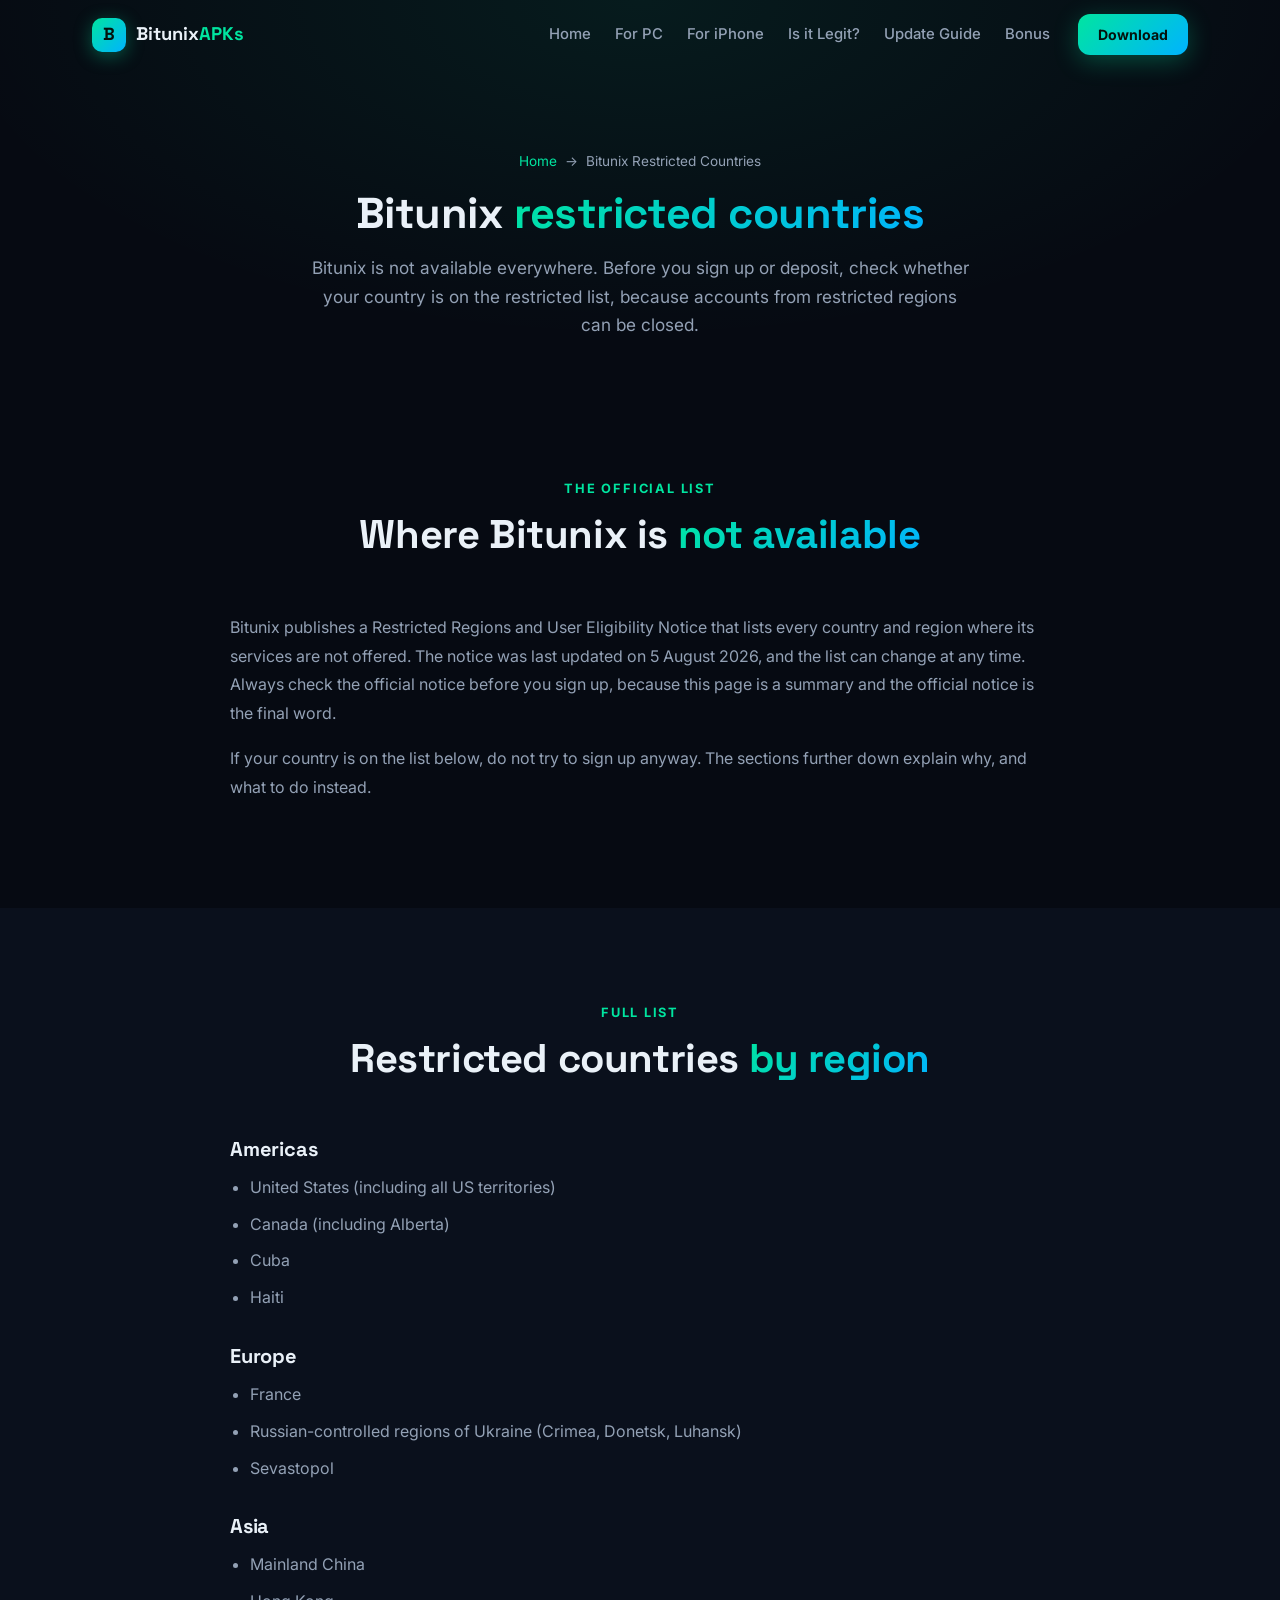
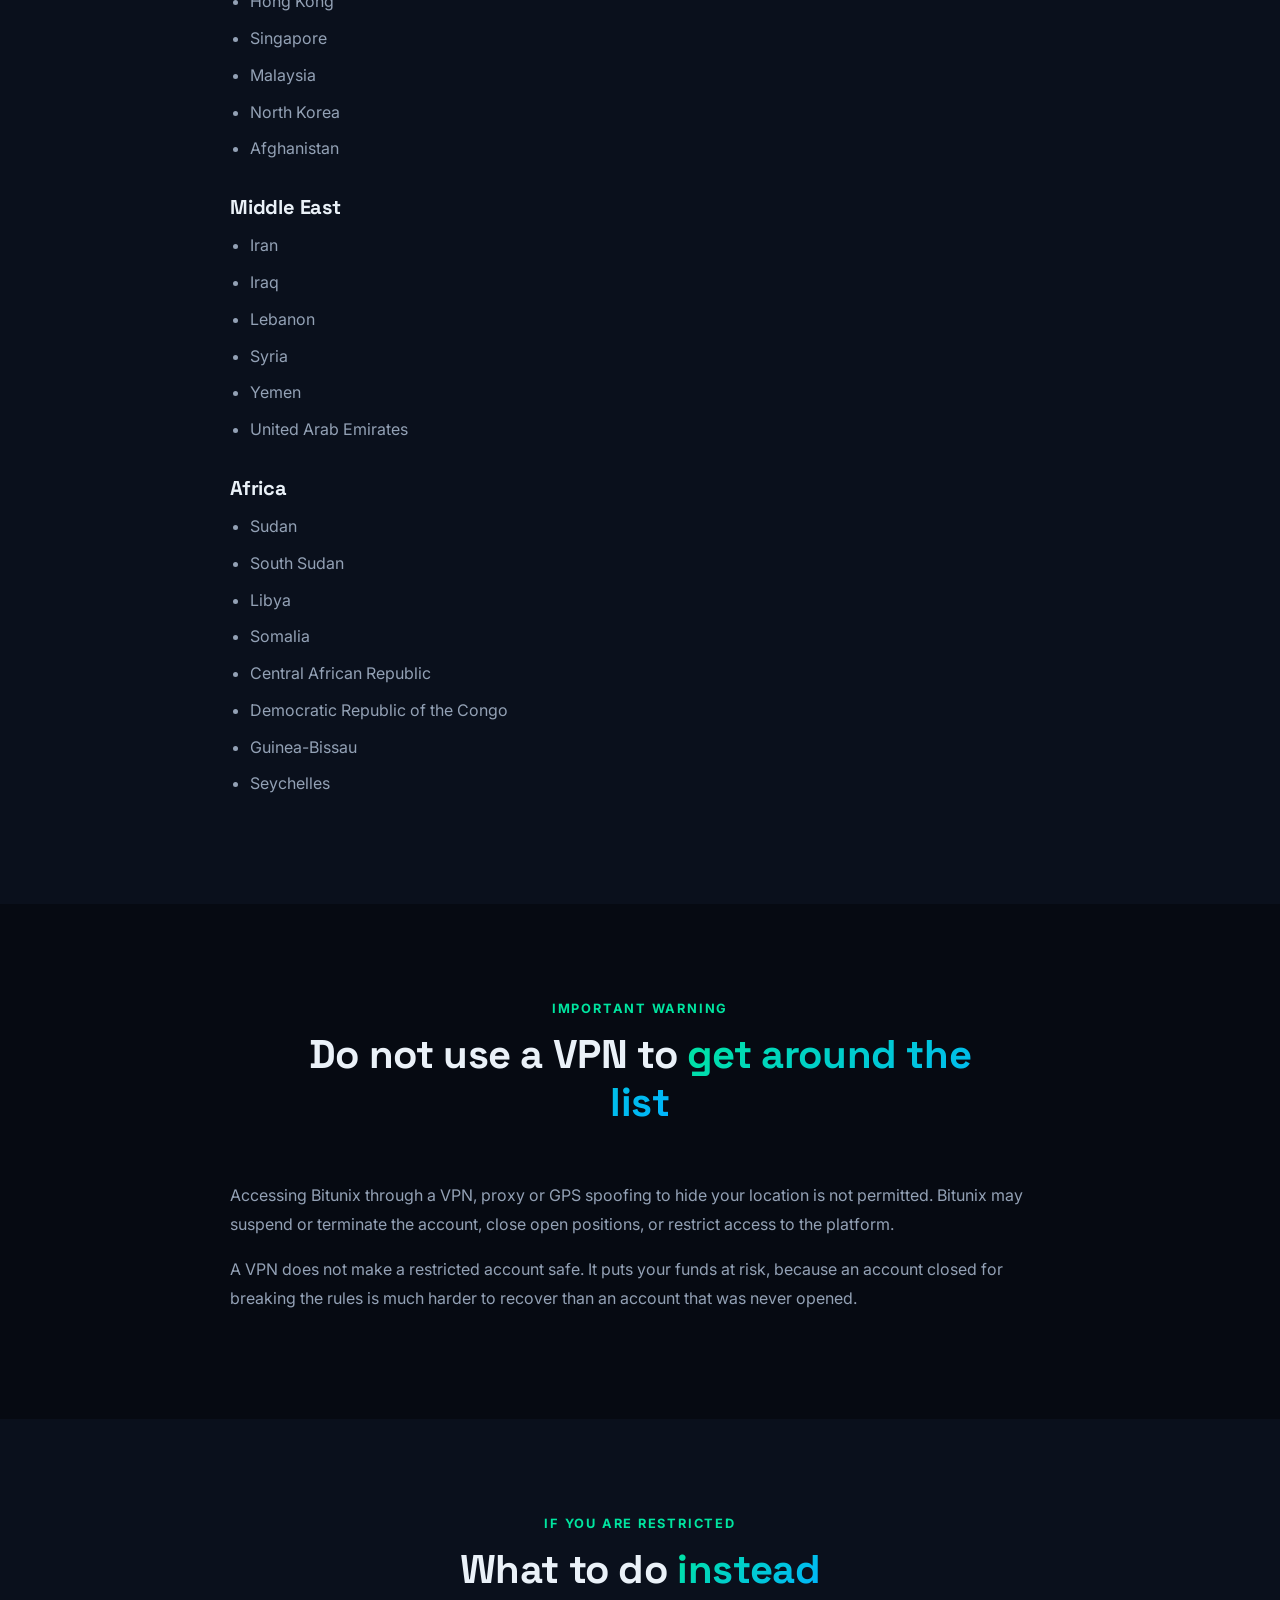
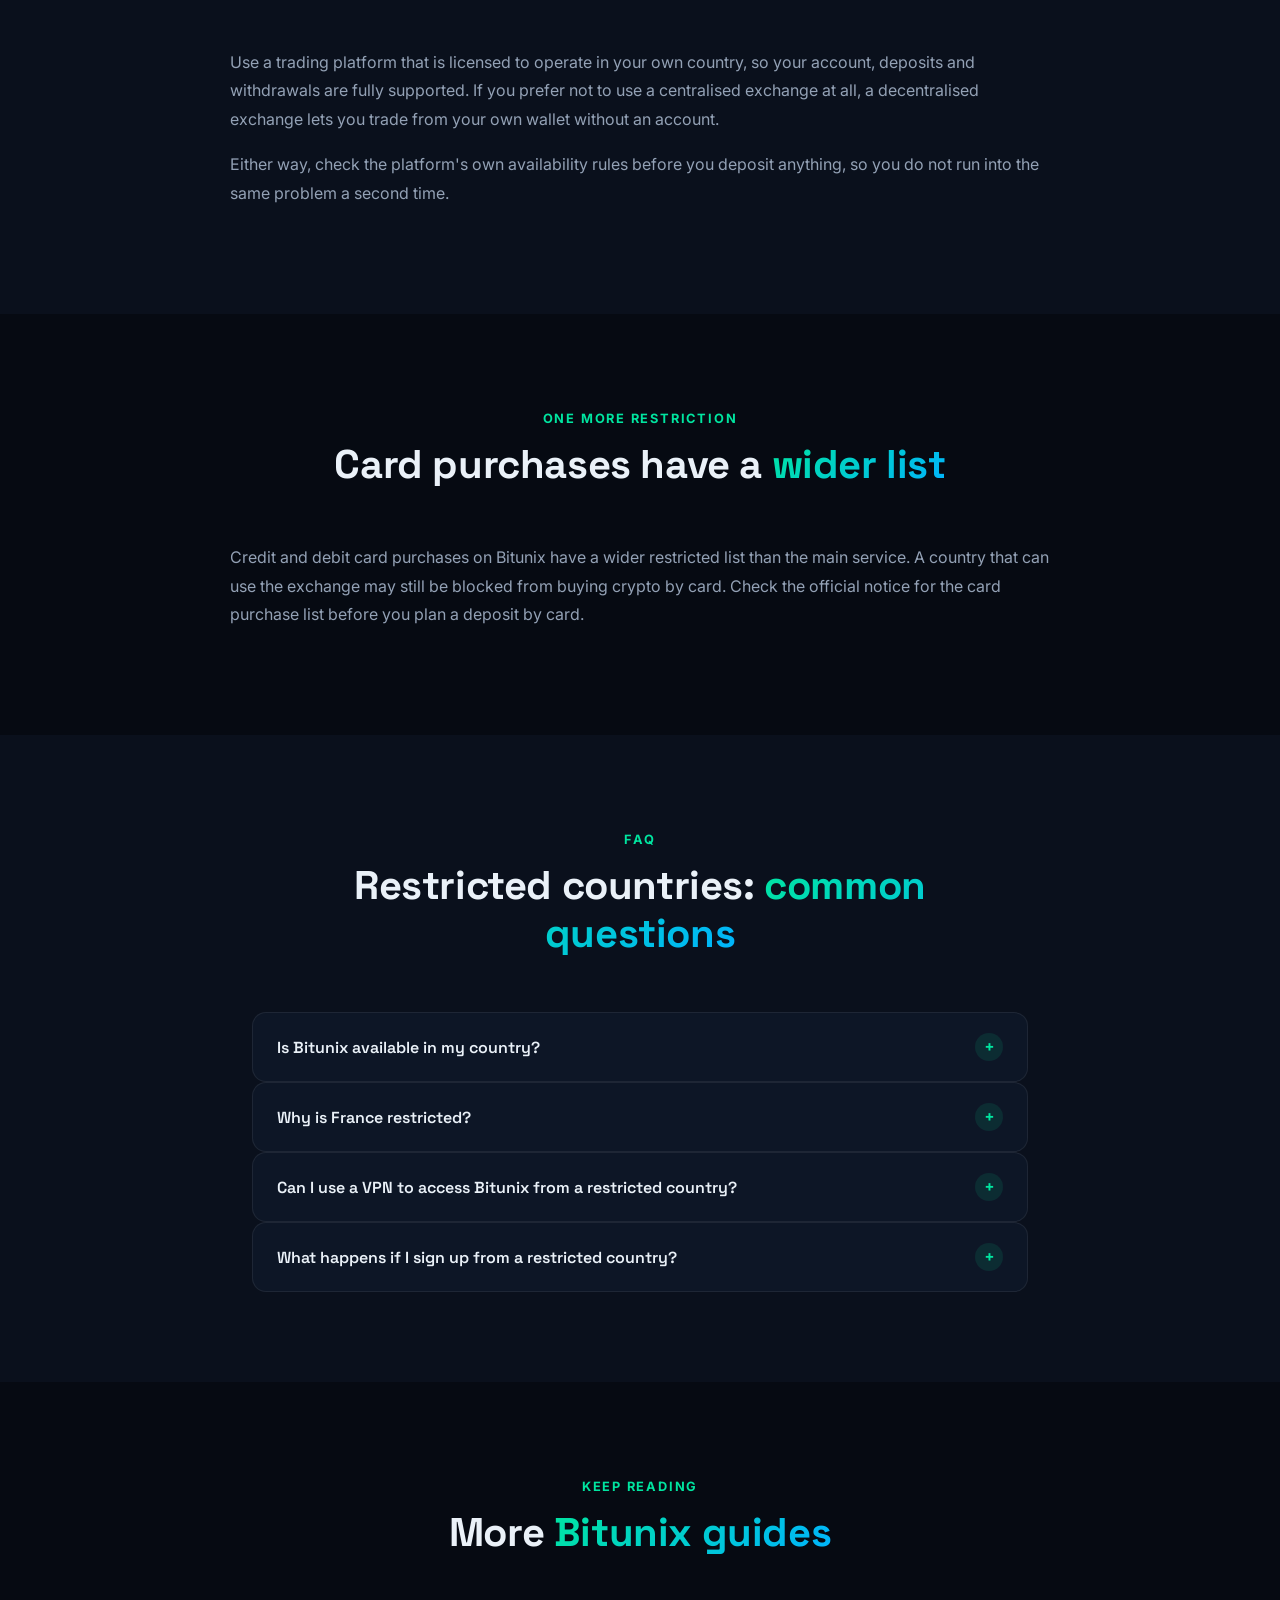
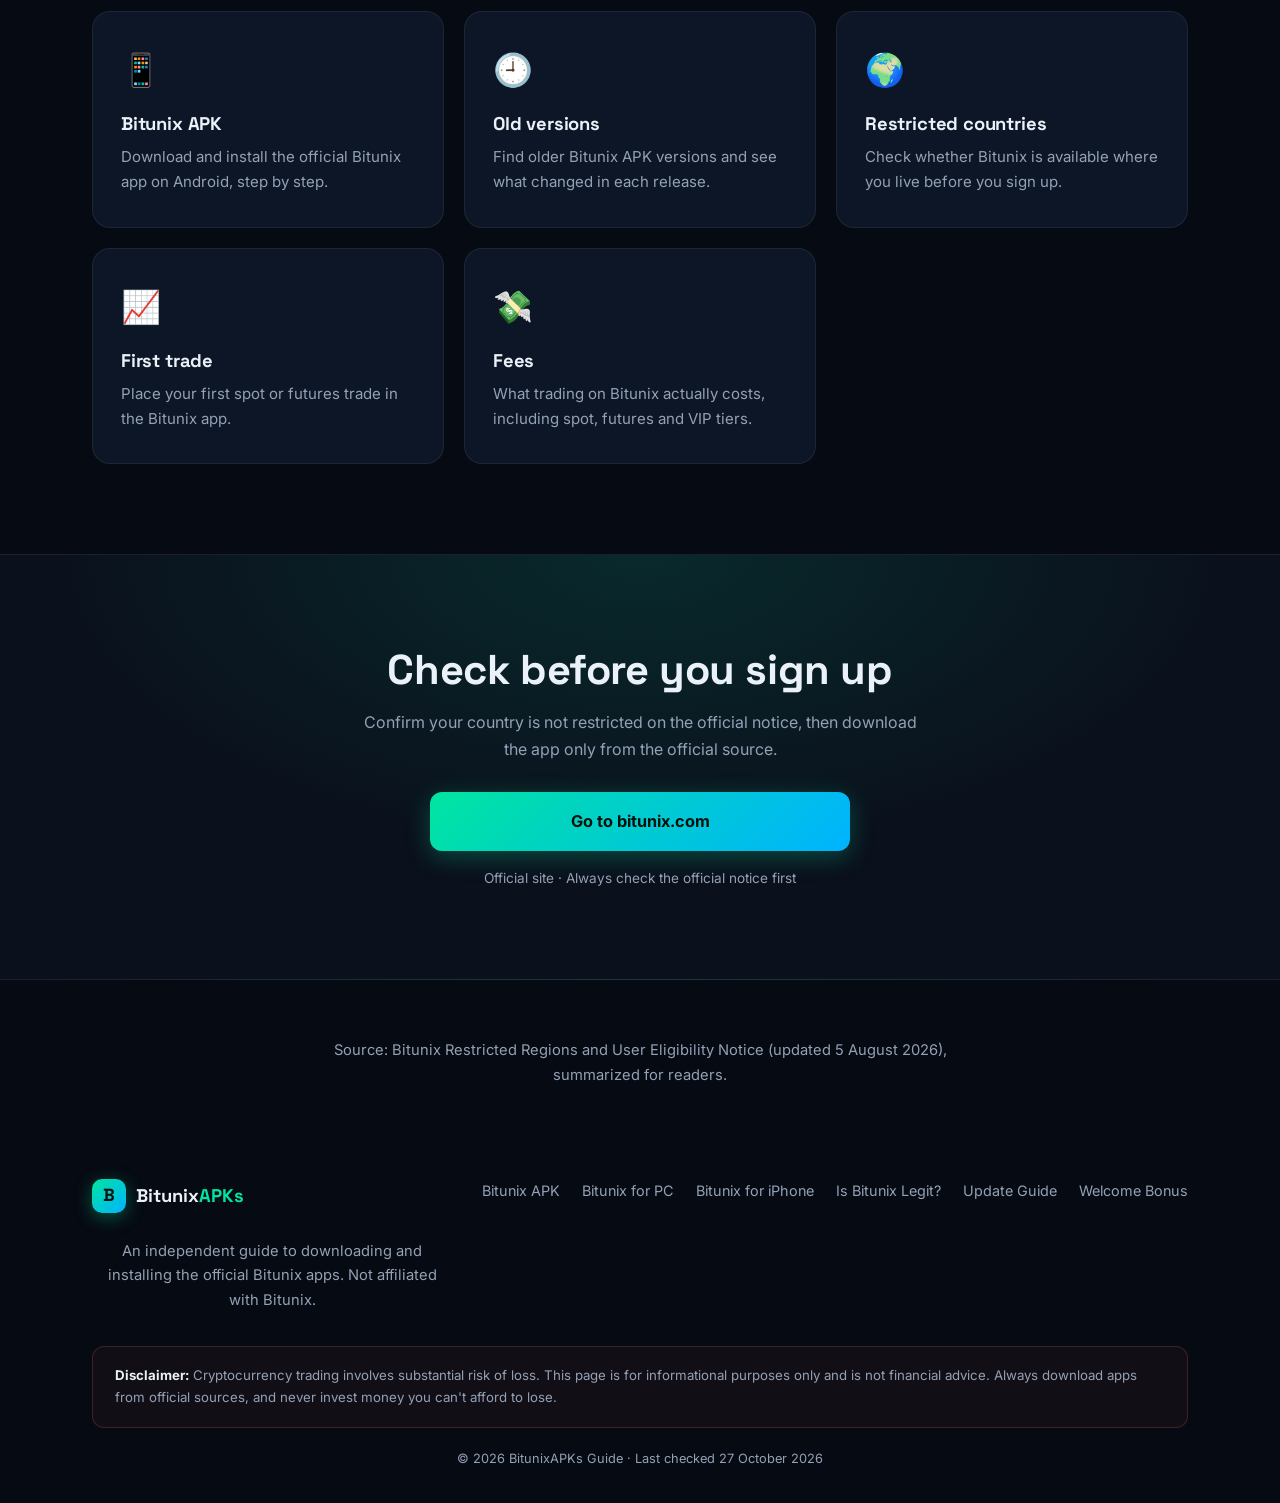
<file: countries/index.html>
<!DOCTYPE html>
<html lang="en">
<head>
<meta charset="UTF-8">
<meta name="viewport" content="width=device-width, initial-scale=1.0">
<meta name="google-site-verification" content="bMIK9VrliOVAximd3tOW62-xwJnm-FFPr2Ftly0u1qo" />
<title>Bitunix Restricted Countries - Full 2026 List</title>
<meta name="description" content="The full list of countries where Bitunix is not available, including the US, Canada, France and Singapore, plus what to do if your country is restricted.">
<link rel="canonical" href="https://bitunixapks.com/countries/">
<meta property="og:title" content="Bitunix Restricted Countries - Full 2026 List">
<meta property="og:description" content="Every country where Bitunix is not available, grouped by region, plus the VPN rule and what to do if you are restricted.">
<meta property="og:type" content="website">
<link rel="preconnect" href="https://fonts.googleapis.com">
<link rel="preconnect" href="https://fonts.gstatic.com" crossorigin>
<link href="https://fonts.googleapis.com/css2?family=Inter:wght@400;500;600;700&family=Space+Grotesk:wght@500;600;700&display=swap" rel="stylesheet">
<link rel="stylesheet" href="../styles.css">
<link rel="icon" href="data:image/svg+xml,<svg xmlns='http://www.w3.org/2000/svg' viewBox='0 0 100 100'><rect width='100' height='100' rx='22' fill='%2300e5a0'/><text x='50' y='68' font-size='52' font-family='Arial' font-weight='bold' text-anchor='middle' fill='%2306101c'>B</text></svg>">
<script type="application/ld+json">
{"@context":"https://schema.org","@type":"FAQPage","mainEntity":[
{"@type":"Question","name":"Is Bitunix available in my country?","acceptedAnswer":{"@type":"Answer","text":"If your country is not on the restricted list on this page, Bitunix may be available to you. The list can change at any time, so check the official Bitunix Restricted Regions and User Eligibility Notice before you sign up."}},
{"@type":"Question","name":"Why is France restricted?","acceptedAnswer":{"@type":"Answer","text":"Bitunix does not publish a country by country reason for each restriction. France appears on the official restricted list, and the safest reading is that local rules do not allow the service there. If you live in France, use a platform licensed in France instead."}},
{"@type":"Question","name":"Can I use a VPN to access Bitunix from a restricted country?","acceptedAnswer":{"@type":"Answer","text":"No. Accessing Bitunix through a VPN, proxy or GPS spoofing to hide your location is not permitted, and Bitunix may suspend or terminate the account, close open positions, or restrict access to the platform."}},
{"@type":"Question","name":"What happens if I sign up from a restricted country?","acceptedAnswer":{"@type":"Answer","text":"Bitunix may restrict or close the account. That can mean losing access to trading and, until any review is complete, to funds held on the account. Do not sign up from a restricted region."}}
]}
</script>
</head>
<body>

<!-- ============ NAV ============ -->
<header class="nav" id="nav">
  <div class="nav-inner">
    <a href="/" class="logo">
      <span class="logo-mark">B</span>
      <span class="logo-text">Bitunix<em>APKs</em></span>
    </a>
    <nav class="nav-links" id="navLinks">
      <a href="/">Home</a>
      <a href="/pc/">For PC</a>
      <a href="/ios/">For iPhone</a>
      <a href="/is-bitunix-legit/">Is it Legit?</a>
      <a href="/update-bitunix-apk/">Update Guide</a>
      <a href="/referral-code/">Bonus</a>
    </nav>
    <a href="#download" class="btn btn-sm">Download</a>
    <button class="hamburger" id="hamburger" aria-label="Menu"><span></span><span></span><span></span></button>
  </div>
</header>

<!-- ============ PAGE HERO ============ -->
<section class="page-hero">
  <div class="container">
    <div class="crumbs"><a href="/">Home</a> &nbsp;→&nbsp; Bitunix Restricted Countries</div>
    <h1>Bitunix <span class="grad">restricted countries</span></h1>
    <p class="lede">Bitunix is not available everywhere. Before you sign up or deposit, check whether your country is on the restricted list, because accounts from restricted regions can be closed.</p>
  </div>
</section>

<!-- ============ THE OFFICIAL LIST ============ -->
<section class="section">
  <div class="container">
    <div class="sec-head reveal">
      <span class="kicker">The official list</span>
      <h2>Where Bitunix is <span class="grad">not available</span></h2>
    </div>
    <div class="prose reveal">
      <p>Bitunix publishes a Restricted Regions and User Eligibility Notice that lists every country and region where its services are not offered. The notice was last updated on 5 August 2026, and the list can change at any time. Always check the official notice before you sign up, because this page is a summary and the official notice is the final word.</p>
      <p>If your country is on the list below, do not try to sign up anyway. The sections further down explain why, and what to do instead.</p>
    </div>
  </div>
</section>

<!-- ============ FULL LIST BY REGION ============ -->
<section class="section" style="background:var(--bg2)">
  <div class="container">
    <div class="sec-head reveal">
      <span class="kicker">Full list</span>
      <h2>Restricted countries <span class="grad">by region</span></h2>
    </div>
    <div class="prose reveal">
      <h3>Americas</h3>
      <ul>
        <li>United States (including all US territories)</li>
        <li>Canada (including Alberta)</li>
        <li>Cuba</li>
        <li>Haiti</li>
      </ul>
      <h3>Europe</h3>
      <ul>
        <li>France</li>
        <li>Russian-controlled regions of Ukraine (Crimea, Donetsk, Luhansk)</li>
        <li>Sevastopol</li>
      </ul>
      <h3>Asia</h3>
      <ul>
        <li>Mainland China</li>
        <li>Hong Kong</li>
        <li>Singapore</li>
        <li>Malaysia</li>
        <li>North Korea</li>
        <li>Afghanistan</li>
      </ul>
      <h3>Middle East</h3>
      <ul>
        <li>Iran</li>
        <li>Iraq</li>
        <li>Lebanon</li>
        <li>Syria</li>
        <li>Yemen</li>
        <li>United Arab Emirates</li>
      </ul>
      <h3>Africa</h3>
      <ul>
        <li>Sudan</li>
        <li>South Sudan</li>
        <li>Libya</li>
        <li>Somalia</li>
        <li>Central African Republic</li>
        <li>Democratic Republic of the Congo</li>
        <li>Guinea-Bissau</li>
        <li>Seychelles</li>
      </ul>
    </div>
  </div>
</section>

<!-- ============ VPN WARNING ============ -->
<section class="section">
  <div class="container">
    <div class="sec-head reveal">
      <span class="kicker">Important warning</span>
      <h2>Do not use a VPN to <span class="grad">get around the list</span></h2>
    </div>
    <div class="prose reveal">
      <p>Accessing Bitunix through a VPN, proxy or GPS spoofing to hide your location is not permitted. Bitunix may suspend or terminate the account, close open positions, or restrict access to the platform.</p>
      <p>A VPN does not make a restricted account safe. It puts your funds at risk, because an account closed for breaking the rules is much harder to recover than an account that was never opened.</p>
    </div>
  </div>
</section>

<!-- ============ WHAT TO DO INSTEAD ============ -->
<section class="section" style="background:var(--bg2)">
  <div class="container">
    <div class="sec-head reveal">
      <span class="kicker">If you are restricted</span>
      <h2>What to do <span class="grad">instead</span></h2>
    </div>
    <div class="prose reveal">
      <p>Use a trading platform that is licensed to operate in your own country, so your account, deposits and withdrawals are fully supported. If you prefer not to use a centralised exchange at all, a decentralised exchange lets you trade from your own wallet without an account.</p>
      <p>Either way, check the platform's own availability rules before you deposit anything, so you do not run into the same problem a second time.</p>
    </div>
  </div>
</section>

<!-- ============ CARD PURCHASES NOTE ============ -->
<section class="section">
  <div class="container">
    <div class="sec-head reveal">
      <span class="kicker">One more restriction</span>
      <h2>Card purchases have a <span class="grad">wider list</span></h2>
    </div>
    <div class="prose reveal">
      <p>Credit and debit card purchases on Bitunix have a wider restricted list than the main service. A country that can use the exchange may still be blocked from buying crypto by card. Check the official notice for the card purchase list before you plan a deposit by card.</p>
    </div>
  </div>
</section>

<!-- ============ FAQ ============ -->
<section class="section" style="background:var(--bg2)">
  <div class="container narrow">
    <div class="sec-head reveal">
      <span class="kicker">FAQ</span>
      <h2>Restricted countries: <span class="grad">common questions</span></h2>
    </div>
    <div class="reveal">
      <div class="acc-item"><button class="acc-q">Is Bitunix available in my country?<span class="plus">+</span></button><div class="acc-a"><p>If your country is not on the restricted list on this page, Bitunix may be available to you. The list can change at any time, so check the official Bitunix Restricted Regions and User Eligibility Notice before you sign up.</p></div></div>
      <div class="acc-item"><button class="acc-q">Why is France restricted?<span class="plus">+</span></button><div class="acc-a"><p>Bitunix does not publish a country by country reason for each restriction. France appears on the official restricted list, and the safest reading is that local rules do not allow the service there. If you live in France, use a platform licensed in France instead.</p></div></div>
      <div class="acc-item"><button class="acc-q">Can I use a VPN to access Bitunix from a restricted country?<span class="plus">+</span></button><div class="acc-a"><p>No. Accessing Bitunix through a VPN, proxy or GPS spoofing to hide your location is not permitted, and Bitunix may suspend or terminate the account, close open positions, or restrict access to the platform.</p></div></div>
      <div class="acc-item"><button class="acc-q">What happens if I sign up from a restricted country?<span class="plus">+</span></button><div class="acc-a"><p>Bitunix may restrict or close the account. That can mean losing access to trading and, until any review is complete, to funds held on the account. Do not sign up from a restricted region.</p></div></div>
    </div>
  </div>
</section>

<!-- ============ MORE GUIDES ============ -->
<section class="section">
  <div class="container">
    <div class="sec-head reveal">
      <span class="kicker">Keep reading</span>
      <h2>More <span class="grad">Bitunix guides</span></h2>
    </div>
    <div class="cards-3 reveal">
      <a class="card" href="/" style="text-decoration:none;color:inherit"><div class="card-icon">📱</div><h3>Bitunix APK</h3><p>Download and install the official Bitunix app on Android, step by step.</p></a>
      <a class="card" href="/old-versions/" style="text-decoration:none;color:inherit"><div class="card-icon">🕘</div><h3>Old versions</h3><p>Find older Bitunix APK versions and see what changed in each release.</p></a>
      <a class="card" href="/countries/" style="text-decoration:none;color:inherit"><div class="card-icon">🌍</div><h3>Restricted countries</h3><p>Check whether Bitunix is available where you live before you sign up.</p></a>
      <a class="card" href="/first-trade/" style="text-decoration:none;color:inherit"><div class="card-icon">📈</div><h3>First trade</h3><p>Place your first spot or futures trade in the Bitunix app.</p></a>
      <a class="card" href="/fees/" style="text-decoration:none;color:inherit"><div class="card-icon">💸</div><h3>Fees</h3><p>What trading on Bitunix actually costs, including spot, futures and VIP tiers.</p></a>
    </div>
  </div>
</section>

<!-- ============ CTA ============ -->
<section class="cta" id="download">
  <div class="container reveal">
    <h2>Check before you sign up</h2>
    <p>Confirm your country is not restricted on the official notice, then download the app only from the official source.</p>
    <a href="https://www.bitunix.com/" class="btn btn-big" target="_blank" rel="noopener">
      Go to bitunix.com
    </a>
    <div class="cta-note">Official site · Always check the official notice first</div>
  </div>
</section>

<!-- ============ SOURCE ============ -->
<section class="section" style="padding:32px 0">
  <div class="container">
    <p class="fine">Source: Bitunix Restricted Regions and User Eligibility Notice (updated 5 August 2026), summarized for readers.</p>
  </div>
</section>

<!-- ============ FOOTER ============ -->
<footer>
  <div class="container foot-grid">
    <div>
      <a href="/" class="logo"><span class="logo-mark">B</span><span class="logo-text">Bitunix<em>APKs</em></span></a>
      <p class="fine">An independent guide to downloading and installing the official Bitunix apps. Not affiliated with Bitunix.</p>
    </div>
    <div class="foot-links">
      <a href="/">Bitunix APK</a>
      <a href="/pc/">Bitunix for PC</a>
      <a href="/ios/">Bitunix for iPhone</a>
      <a href="/is-bitunix-legit/">Is Bitunix Legit?</a>
      <a href="/update-bitunix-apk/">Update Guide</a>
      <a href="/referral-code/">Welcome Bonus</a>
    </div>
  </div>
  <div class="container">
    <p class="disclaimer"><strong>Disclaimer:</strong> Cryptocurrency trading involves substantial risk of loss. This page is for informational purposes only and is not financial advice. Always download apps from official sources, and never invest money you can't afford to lose.</p>
    <p class="copy">© 2026 BitunixAPKs Guide · Last checked 27 October 2026</p>
  </div>
</footer>

<script src="../script.js"></script>
</body>
</html>
</file>
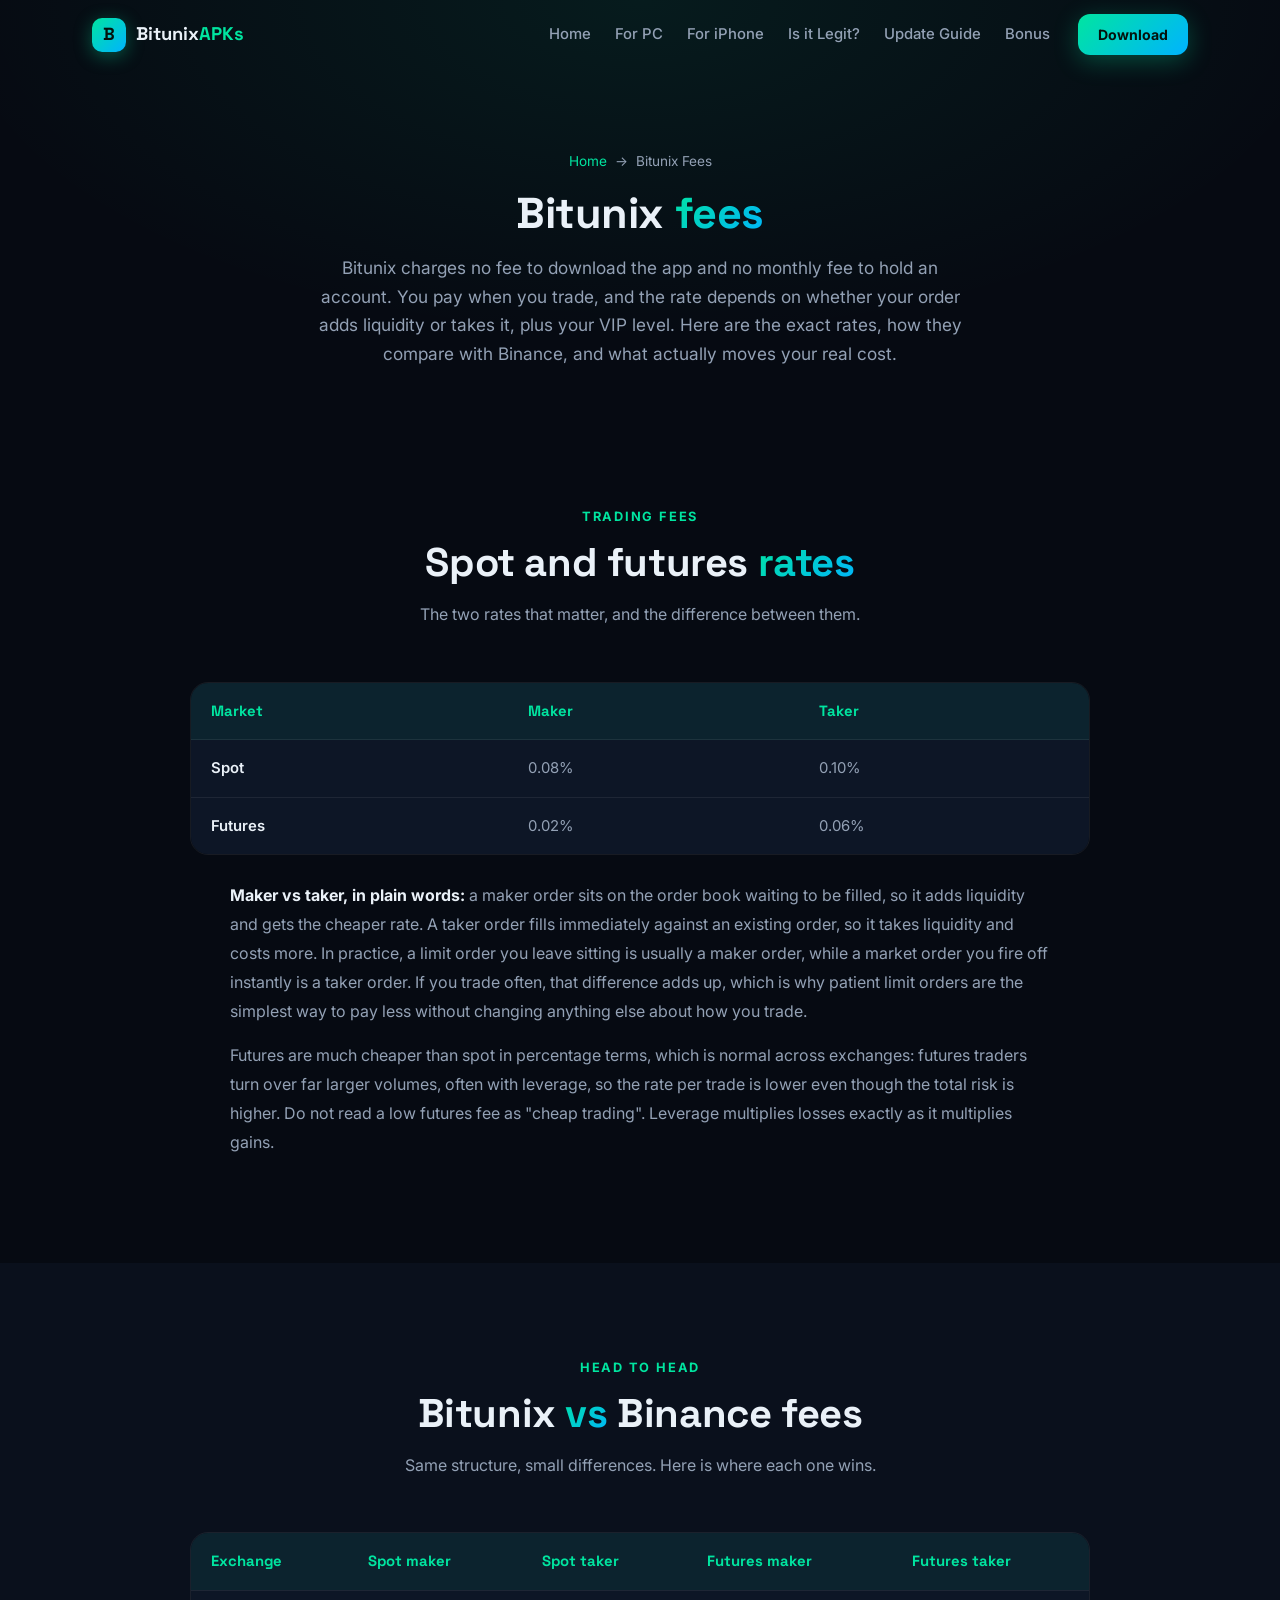
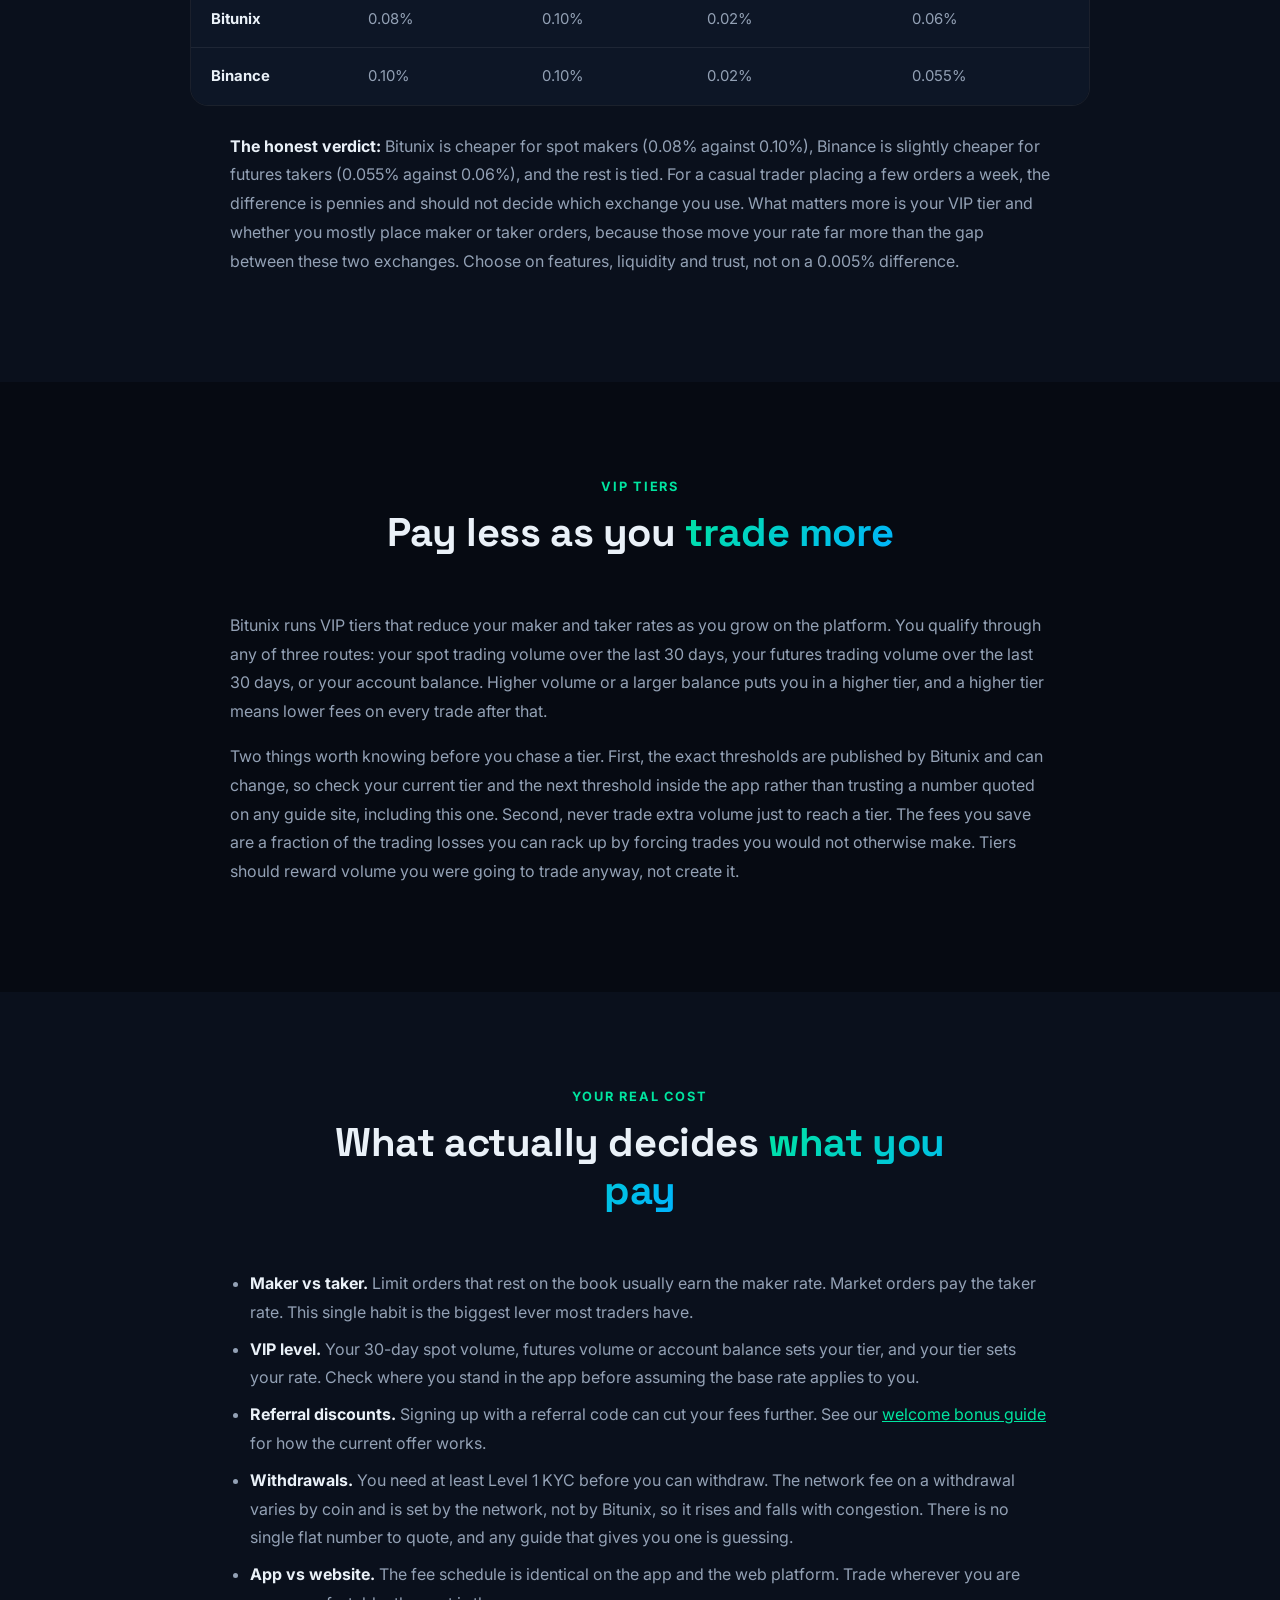
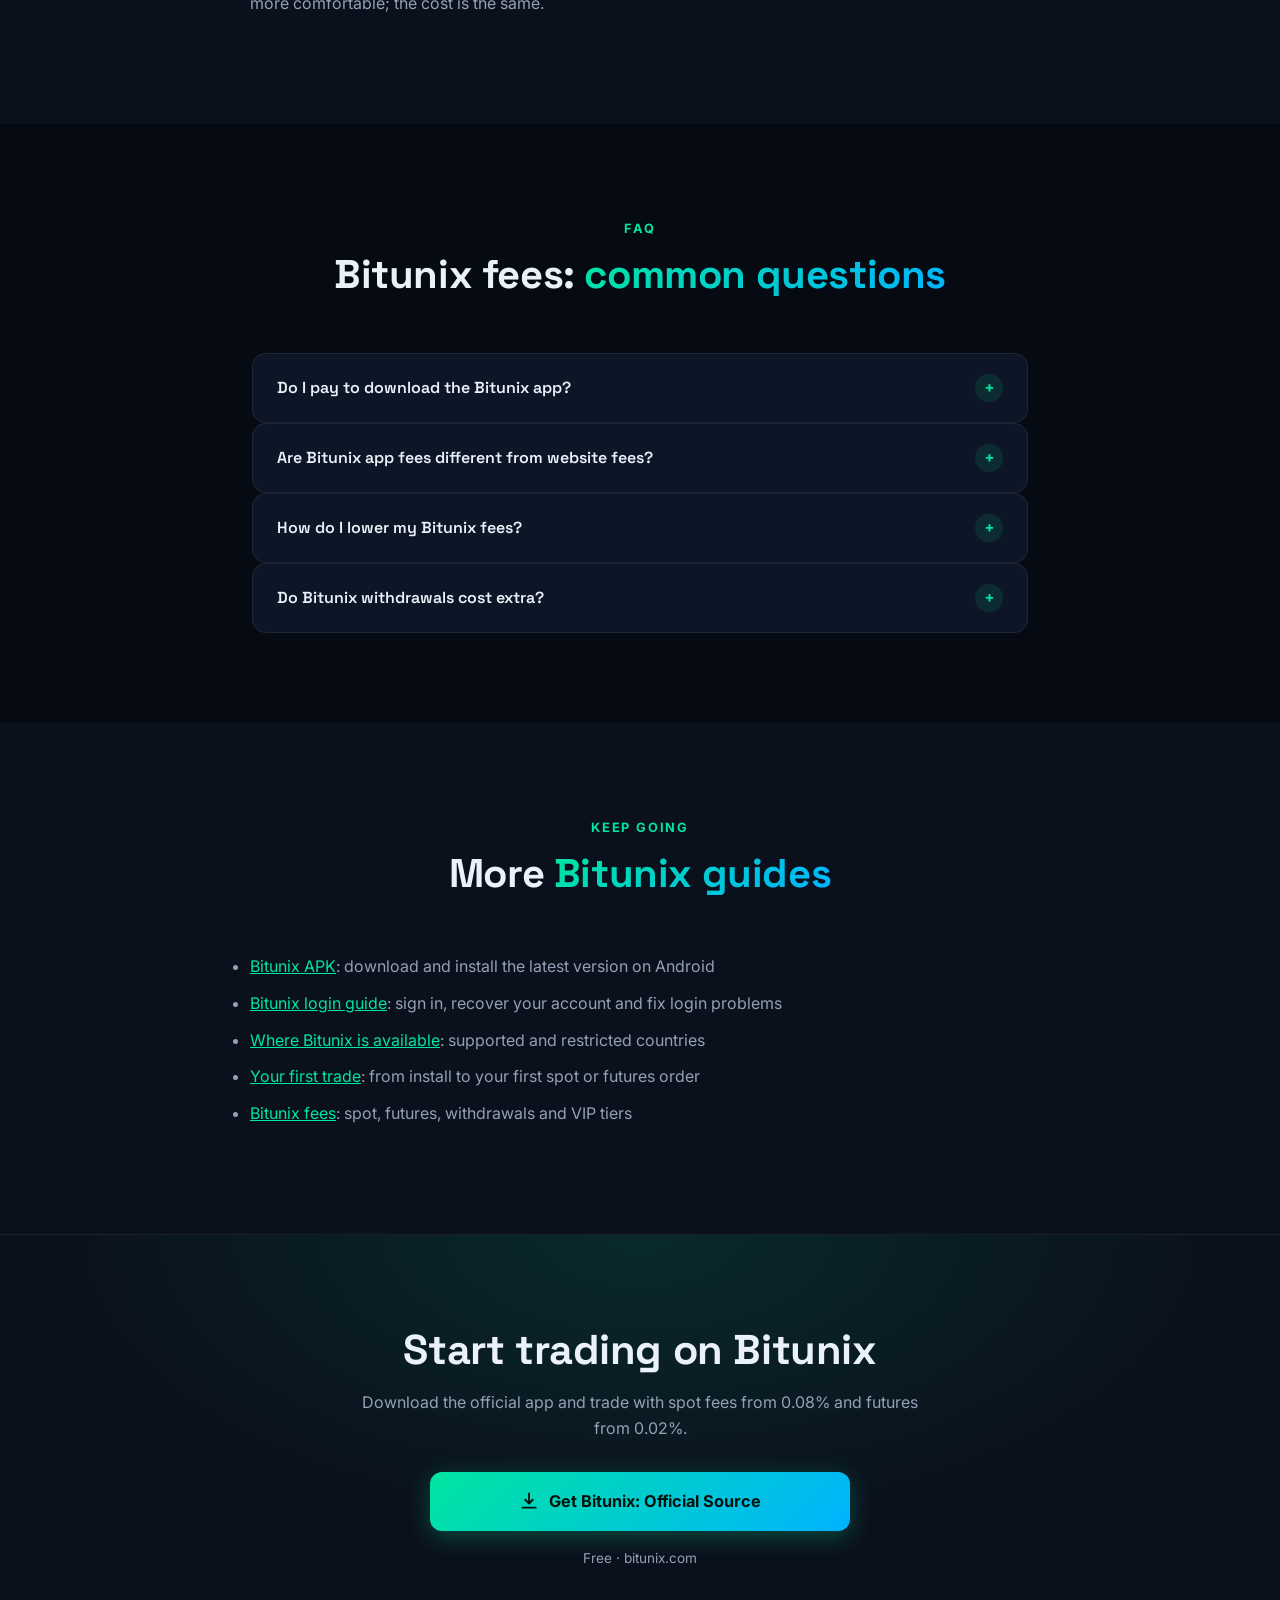
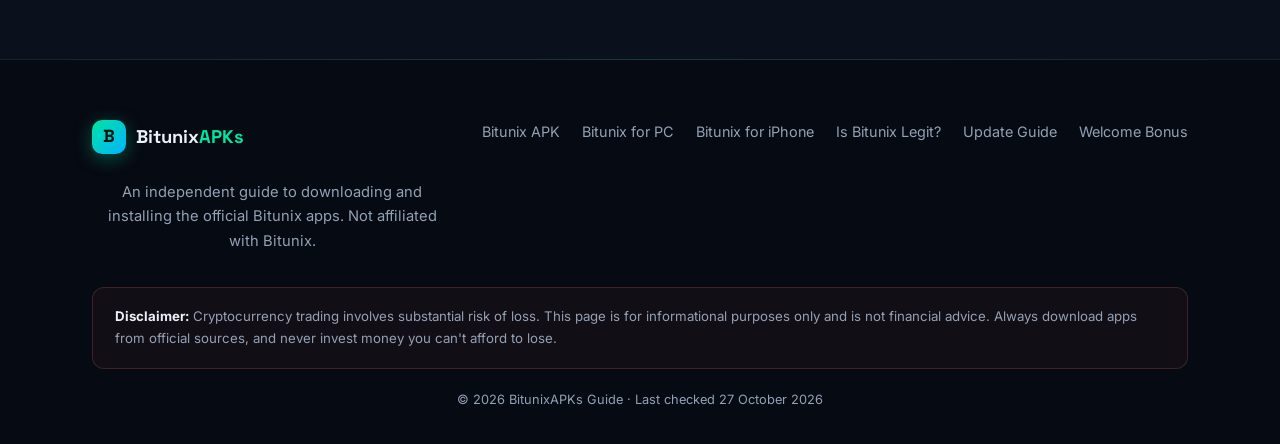
<file: fees/index.html>
<!DOCTYPE html>
<html lang="en">
<head>
<meta charset="UTF-8">
<meta name="viewport" content="width=device-width, initial-scale=1.0">
<meta name="google-site-verification" content="bMIK9VrliOVAximd3tOW62-xwJnm-FFPr2Ftly0u1qo" />
<title>Bitunix Fees 2026: Spot, Futures, Withdrawals & VIP Tiers</title>
<meta name="description" content="Bitunix trading fees explained: spot 0.08%/0.10%, futures 0.02%/0.06%, VIP tiers, and what your real cost is versus Binance.">
<link rel="canonical" href="https://bitunixapks.com/fees/">
<meta property="og:title" content="Bitunix Fees 2026: Spot, Futures, Withdrawals & VIP Tiers">
<meta property="og:description" content="Bitunix trading fees explained: spot 0.08%/0.10%, futures 0.02%/0.06%, VIP tiers, and what your real cost is versus Binance.">
<meta property="og:type" content="website">
<link rel="preconnect" href="https://fonts.googleapis.com">
<link rel="preconnect" href="https://fonts.gstatic.com" crossorigin>
<link href="https://fonts.googleapis.com/css2?family=Inter:wght@400;500;600;700&family=Space+Grotesk:wght@500;600;700&display=swap" rel="stylesheet">
<link rel="stylesheet" href="../styles.css">
<link rel="icon" href="data:image/svg+xml,<svg xmlns='http://www.w3.org/2000/svg' viewBox='0 0 100 100'><rect width='100' height='100' rx='22' fill='%2300e5a0'/><text x='50' y='68' font-size='52' font-family='Arial' font-weight='bold' text-anchor='middle' fill='%2306101c'>B</text></svg>">
<script type="application/ld+json">
{"@context":"https://schema.org","@type":"FAQPage","mainEntity":[
{"@type":"Question","name":"Do I pay to download the Bitunix app?","acceptedAnswer":{"@type":"Answer","text":"No. The Bitunix app is free to download and there is no monthly fee to hold an account. You only pay fees when you trade, and network fees when you withdraw."}},
{"@type":"Question","name":"Are Bitunix app fees different from website fees?","acceptedAnswer":{"@type":"Answer","text":"No. The app and the website share the same fee schedule and the same account, so a trade costs the same whichever way you place it."}},
{"@type":"Question","name":"How do I lower my Bitunix fees?","acceptedAnswer":{"@type":"Answer","text":"Three levers: place limit orders to pay the maker rate instead of the taker rate, reach a higher VIP tier through trading volume or account balance, and sign up with a referral code, which can cut your fees further."}},
{"@type":"Question","name":"Do Bitunix withdrawals cost extra?","acceptedAnswer":{"@type":"Answer","text":"Withdrawals carry a network fee that varies by coin and is set by the network, not by Bitunix, so it changes with congestion and there is no single flat number to quote. You also need at least Level 1 KYC before you can withdraw."}}
]}
</script>
</head>
<body>

<!-- ============ NAV ============ -->
<header class="nav" id="nav">
  <div class="nav-inner">
    <a href="/" class="logo">
      <span class="logo-mark">B</span>
      <span class="logo-text">Bitunix<em>APKs</em></span>
    </a>
    <nav class="nav-links" id="navLinks">
      <a href="/">Home</a>
      <a href="/pc/">For PC</a>
      <a href="/ios/">For iPhone</a>
      <a href="/is-bitunix-legit/">Is it Legit?</a>
      <a href="/update-bitunix-apk/">Update Guide</a>
      <a href="/referral-code/">Bonus</a>
    </nav>
    <a href="#download" class="btn btn-sm">Download</a>
    <button class="hamburger" id="hamburger" aria-label="Menu"><span></span><span></span><span></span></button>
  </div>
</header>

<!-- ============ PAGE HERO ============ -->
<section class="page-hero">
  <div class="container">
    <div class="crumbs"><a href="/">Home</a> &nbsp;→&nbsp; Bitunix Fees</div>
    <h1>Bitunix <span class="grad">fees</span></h1>
    <p class="lede">Bitunix charges no fee to download the app and no monthly fee to hold an account. You pay when you trade, and the rate depends on whether your order adds liquidity or takes it, plus your VIP level. Here are the exact rates, how they compare with Binance, and what actually moves your real cost.</p>
  </div>
</section>

<!-- ============ FEE TABLES ============ -->
<section class="section">
  <div class="container">
    <div class="sec-head reveal">
      <span class="kicker">Trading fees</span>
      <h2>Spot and futures <span class="grad">rates</span></h2>
      <p class="sec-sub">The two rates that matter, and the difference between them.</p>
    </div>
    <div class="table-wrap reveal">
      <table class="cmp">
        <thead><tr><th>Market</th><th>Maker</th><th>Taker</th></tr></thead>
        <tbody>
          <tr><td>Spot</td><td>0.08%</td><td>0.10%</td></tr>
          <tr><td>Futures</td><td>0.02%</td><td>0.06%</td></tr>
        </tbody>
      </table>
    </div>
    <div class="prose reveal" style="margin-top:26px">
      <p><strong>Maker vs taker, in plain words:</strong> a maker order sits on the order book waiting to be filled, so it adds liquidity and gets the cheaper rate. A taker order fills immediately against an existing order, so it takes liquidity and costs more. In practice, a limit order you leave sitting is usually a maker order, while a market order you fire off instantly is a taker order. If you trade often, that difference adds up, which is why patient limit orders are the simplest way to pay less without changing anything else about how you trade.</p>
      <p>Futures are much cheaper than spot in percentage terms, which is normal across exchanges: futures traders turn over far larger volumes, often with leverage, so the rate per trade is lower even though the total risk is higher. Do not read a low futures fee as "cheap trading". Leverage multiplies losses exactly as it multiplies gains.</p>
    </div>
  </div>
</section>

<!-- ============ COMPARISON ============ -->
<section class="section" style="background:var(--bg2)">
  <div class="container">
    <div class="sec-head reveal">
      <span class="kicker">Head to head</span>
      <h2>Bitunix <span class="grad">vs</span> Binance fees</h2>
      <p class="sec-sub">Same structure, small differences. Here is where each one wins.</p>
    </div>
    <div class="table-wrap reveal">
      <table class="cmp">
        <thead><tr><th>Exchange</th><th>Spot maker</th><th>Spot taker</th><th>Futures maker</th><th>Futures taker</th></tr></thead>
        <tbody>
          <tr><td><strong>Bitunix</strong></td><td>0.08%</td><td>0.10%</td><td>0.02%</td><td>0.06%</td></tr>
          <tr><td><strong>Binance</strong></td><td>0.10%</td><td>0.10%</td><td>0.02%</td><td>0.055%</td></tr>
        </tbody>
      </table>
    </div>
    <div class="prose reveal" style="margin-top:26px">
      <p><strong>The honest verdict:</strong> Bitunix is cheaper for spot makers (0.08% against 0.10%), Binance is slightly cheaper for futures takers (0.055% against 0.06%), and the rest is tied. For a casual trader placing a few orders a week, the difference is pennies and should not decide which exchange you use. What matters more is your VIP tier and whether you mostly place maker or taker orders, because those move your rate far more than the gap between these two exchanges. Choose on features, liquidity and trust, not on a 0.005% difference.</p>
    </div>
  </div>
</section>

<!-- ============ VIP TIERS ============ -->
<section class="section">
  <div class="container">
    <div class="sec-head reveal">
      <span class="kicker">VIP tiers</span>
      <h2>Pay less as you <span class="grad">trade more</span></h2>
    </div>
    <div class="prose reveal">
      <p>Bitunix runs VIP tiers that reduce your maker and taker rates as you grow on the platform. You qualify through any of three routes: your spot trading volume over the last 30 days, your futures trading volume over the last 30 days, or your account balance. Higher volume or a larger balance puts you in a higher tier, and a higher tier means lower fees on every trade after that.</p>
      <p>Two things worth knowing before you chase a tier. First, the exact thresholds are published by Bitunix and can change, so check your current tier and the next threshold inside the app rather than trusting a number quoted on any guide site, including this one. Second, never trade extra volume just to reach a tier. The fees you save are a fraction of the trading losses you can rack up by forcing trades you would not otherwise make. Tiers should reward volume you were going to trade anyway, not create it.</p>
    </div>
  </div>
</section>

<!-- ============ REAL COST ============ -->
<section class="section" style="background:var(--bg2)">
  <div class="container">
    <div class="sec-head reveal">
      <span class="kicker">Your real cost</span>
      <h2>What actually decides <span class="grad">what you pay</span></h2>
    </div>
    <div class="prose reveal">
      <ul>
        <li><strong>Maker vs taker.</strong> Limit orders that rest on the book usually earn the maker rate. Market orders pay the taker rate. This single habit is the biggest lever most traders have.</li>
        <li><strong>VIP level.</strong> Your 30-day spot volume, futures volume or account balance sets your tier, and your tier sets your rate. Check where you stand in the app before assuming the base rate applies to you.</li>
        <li><strong>Referral discounts.</strong> Signing up with a referral code can cut your fees further. See our <a href="/referral-code/" style="color:var(--accent)">welcome bonus guide</a> for how the current offer works.</li>
        <li><strong>Withdrawals.</strong> You need at least Level 1 KYC before you can withdraw. The network fee on a withdrawal varies by coin and is set by the network, not by Bitunix, so it rises and falls with congestion. There is no single flat number to quote, and any guide that gives you one is guessing.</li>
        <li><strong>App vs website.</strong> The fee schedule is identical on the app and the web platform. Trade wherever you are more comfortable; the cost is the same.</li>
      </ul>
    </div>
  </div>
</section>

<!-- ============ FAQ ============ -->
<section class="section">
  <div class="container narrow">
    <div class="sec-head reveal">
      <span class="kicker">FAQ</span>
      <h2>Bitunix fees: <span class="grad">common questions</span></h2>
    </div>
    <div class="reveal">
      <div class="acc-item"><button class="acc-q">Do I pay to download the Bitunix app?<span class="plus">+</span></button><div class="acc-a"><p>No. The app is free to download and there is no monthly account fee. You only pay when you trade, plus a network fee when you withdraw.</p></div></div>
      <div class="acc-item"><button class="acc-q">Are Bitunix app fees different from website fees?<span class="plus">+</span></button><div class="acc-a"><p>No. The app and the website share the same fee schedule and the same account, so a trade costs exactly the same whichever way you place it.</p></div></div>
      <div class="acc-item"><button class="acc-q">How do I lower my Bitunix fees?<span class="plus">+</span></button><div class="acc-a"><p>Three levers, in order of impact: place limit orders to pay the maker rate instead of the taker rate, reach a higher VIP tier through trading volume or account balance, and sign up with a referral code for an extra discount. Do not force extra trades just to chase a tier.</p></div></div>
      <div class="acc-item"><button class="acc-q">Do Bitunix withdrawals cost extra?<span class="plus">+</span></button><div class="acc-a"><p>Withdrawals carry a network fee that varies by coin and is set by the network, not by Bitunix, so it changes with congestion and there is no single flat number to quote. You also need at least Level 1 KYC completed before you can withdraw at all.</p></div></div>
    </div>
  </div>
</section>

<!-- ============ MORE GUIDES ============ -->
<section class="section" style="background:var(--bg2)">
  <div class="container">
    <div class="sec-head reveal">
      <span class="kicker">Keep going</span>
      <h2>More <span class="grad">Bitunix guides</span></h2>
    </div>
    <div class="prose reveal">
      <ul>
        <li><a href="/" style="color:var(--accent)">Bitunix APK</a>: download and install the latest version on Android</li>
        <li><a href="/login/" style="color:var(--accent)">Bitunix login guide</a>: sign in, recover your account and fix login problems</li>
        <li><a href="/countries/" style="color:var(--accent)">Where Bitunix is available</a>: supported and restricted countries</li>
        <li><a href="/first-trade/" style="color:var(--accent)">Your first trade</a>: from install to your first spot or futures order</li>
        <li><a href="/fees/" style="color:var(--accent)">Bitunix fees</a>: spot, futures, withdrawals and VIP tiers</li>
      </ul>
    </div>
  </div>
</section>

<!-- ============ CTA ============ -->
<section class="cta" id="download">
  <div class="container reveal">
    <h2>Start trading on Bitunix</h2>
    <p>Download the official app and trade with spot fees from 0.08% and futures from 0.02%.</p>
    <a href="https://www.bitunix.com/download" class="btn btn-big" target="_blank" rel="noopener">
      <svg viewBox="0 0 24 24" width="20" height="20"><path d="M12 3v12m0 0l-4.5-4.5M12 15l4.5-4.5M4 20h16" fill="none" stroke="currentColor" stroke-width="2.2" stroke-linecap="round" stroke-linejoin="round"/></svg>
      Get Bitunix: Official Source
    </a>
    <div class="cta-note">Free · bitunix.com</div>
  </div>
</section>

<!-- ============ FOOTER ============ -->
<footer>
  <div class="container foot-grid">
    <div>
      <a href="/" class="logo"><span class="logo-mark">B</span><span class="logo-text">Bitunix<em>APKs</em></span></a>
      <p class="fine">An independent guide to downloading and installing the official Bitunix apps. Not affiliated with Bitunix.</p>
    </div>
    <div class="foot-links">
      <a href="/">Bitunix APK</a>
      <a href="/pc/">Bitunix for PC</a>
      <a href="/ios/">Bitunix for iPhone</a>
      <a href="/is-bitunix-legit/">Is Bitunix Legit?</a>
      <a href="/update-bitunix-apk/">Update Guide</a>
      <a href="/referral-code/">Welcome Bonus</a>
    </div>
  </div>
  <div class="container">
    <p class="disclaimer"><strong>Disclaimer:</strong> Cryptocurrency trading involves substantial risk of loss. This page is for informational purposes only and is not financial advice. Always download apps from official sources, and never invest money you can't afford to lose.</p>
    <p class="copy">© 2026 BitunixAPKs Guide · Last checked 27 October 2026</p>
  </div>
</footer>

<script src="../script.js"></script>
</body>
</html>
</file>
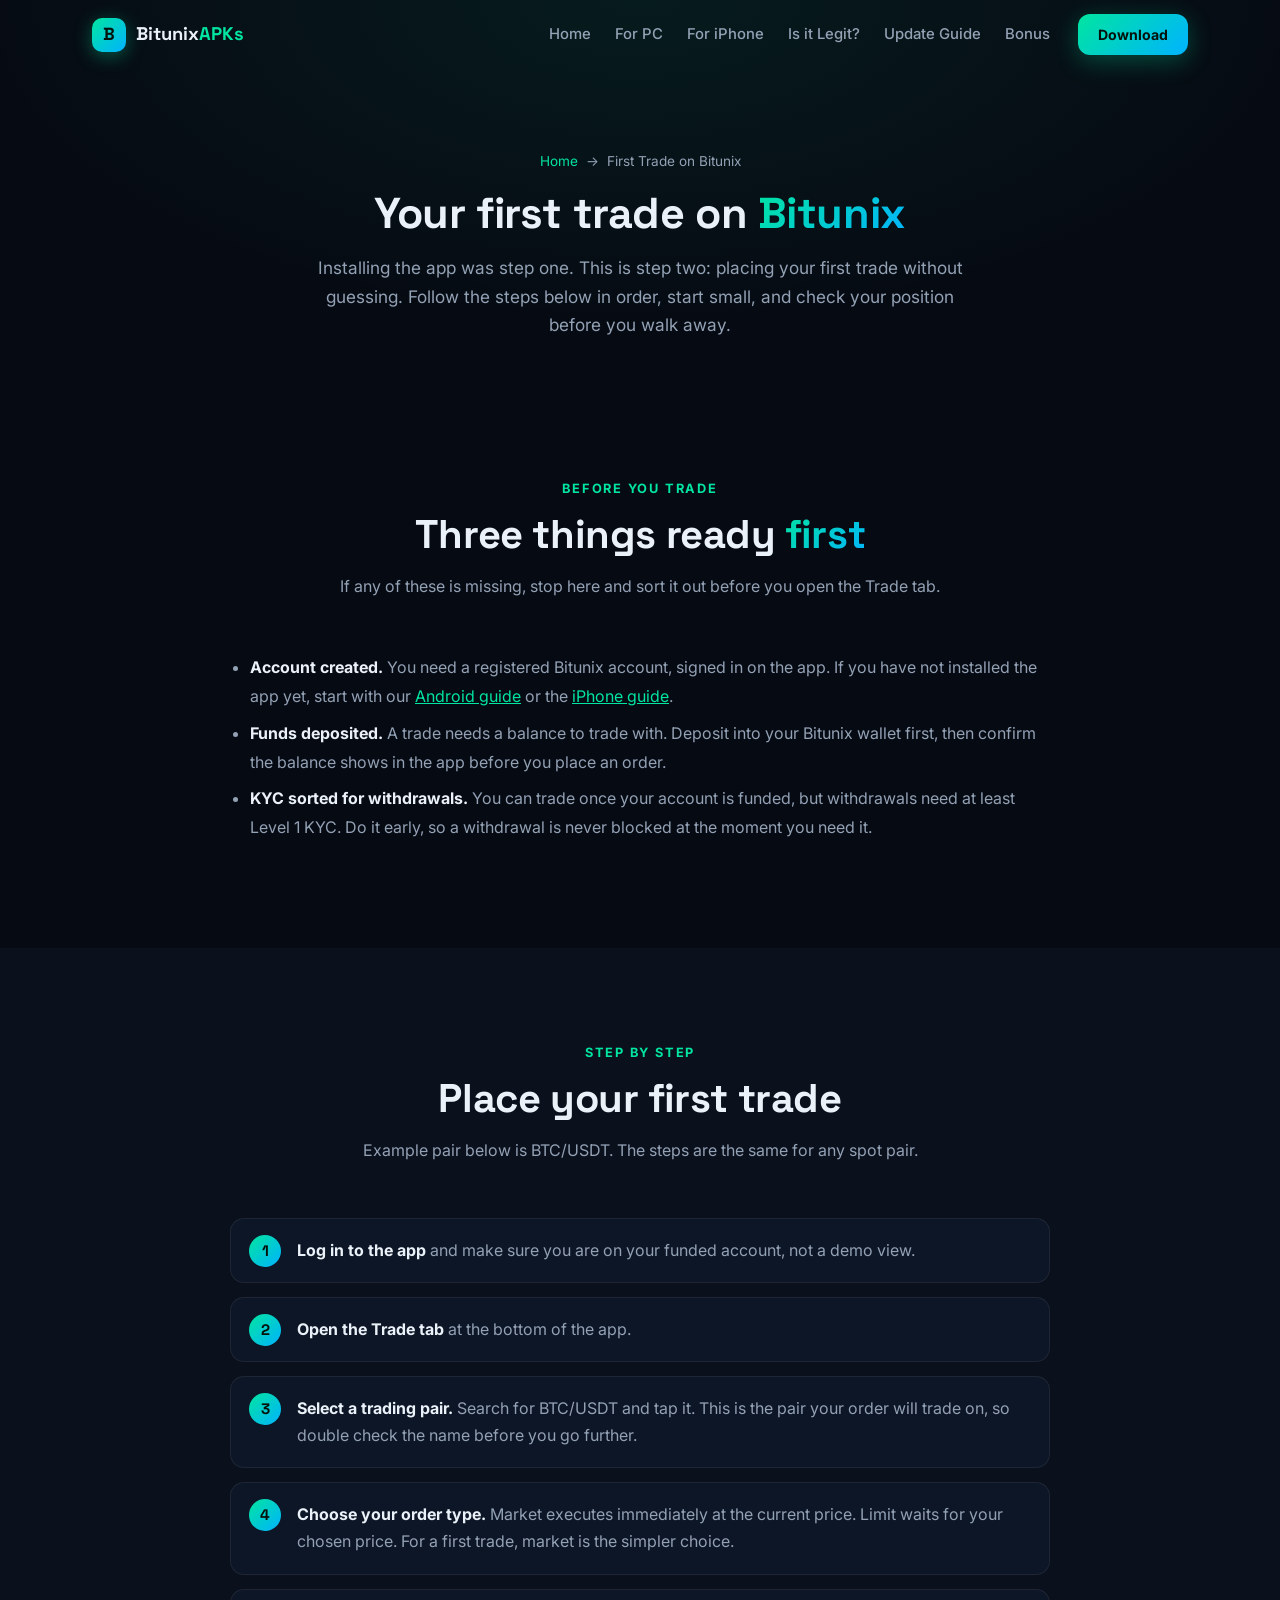
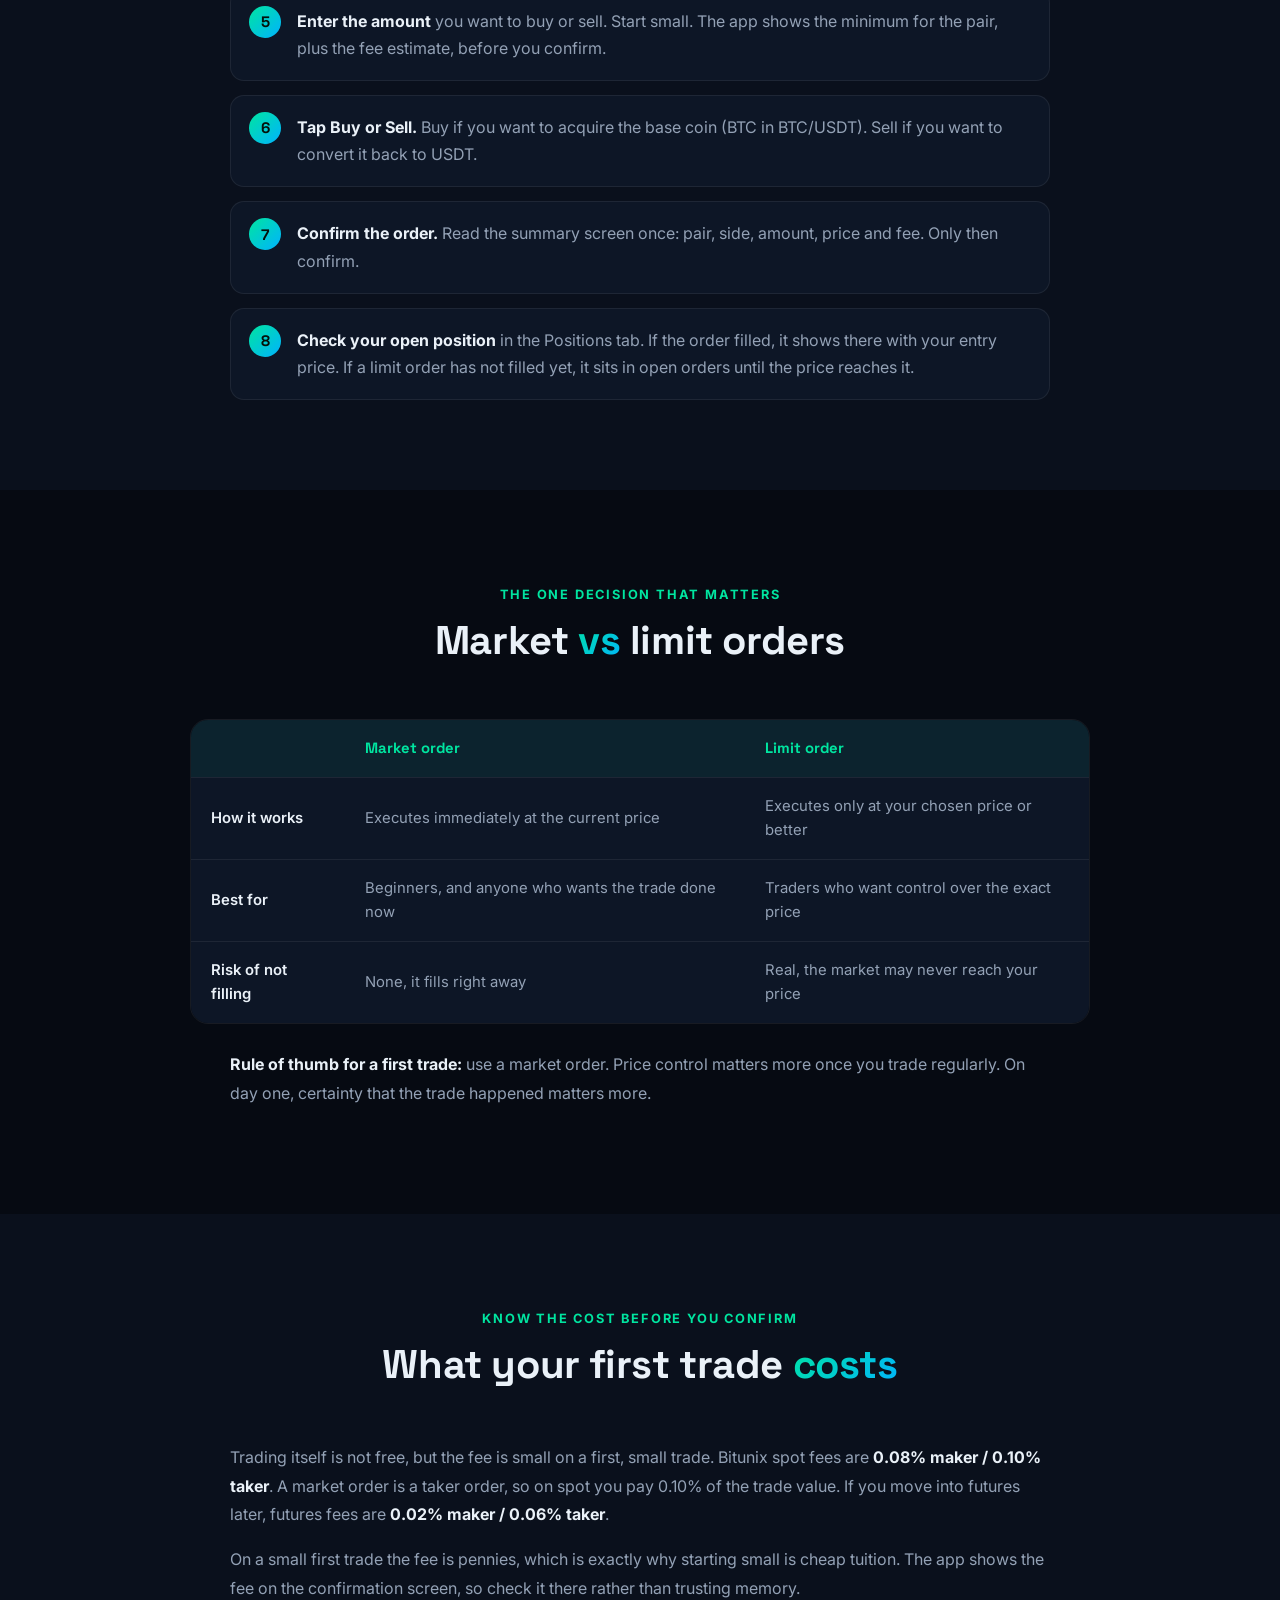
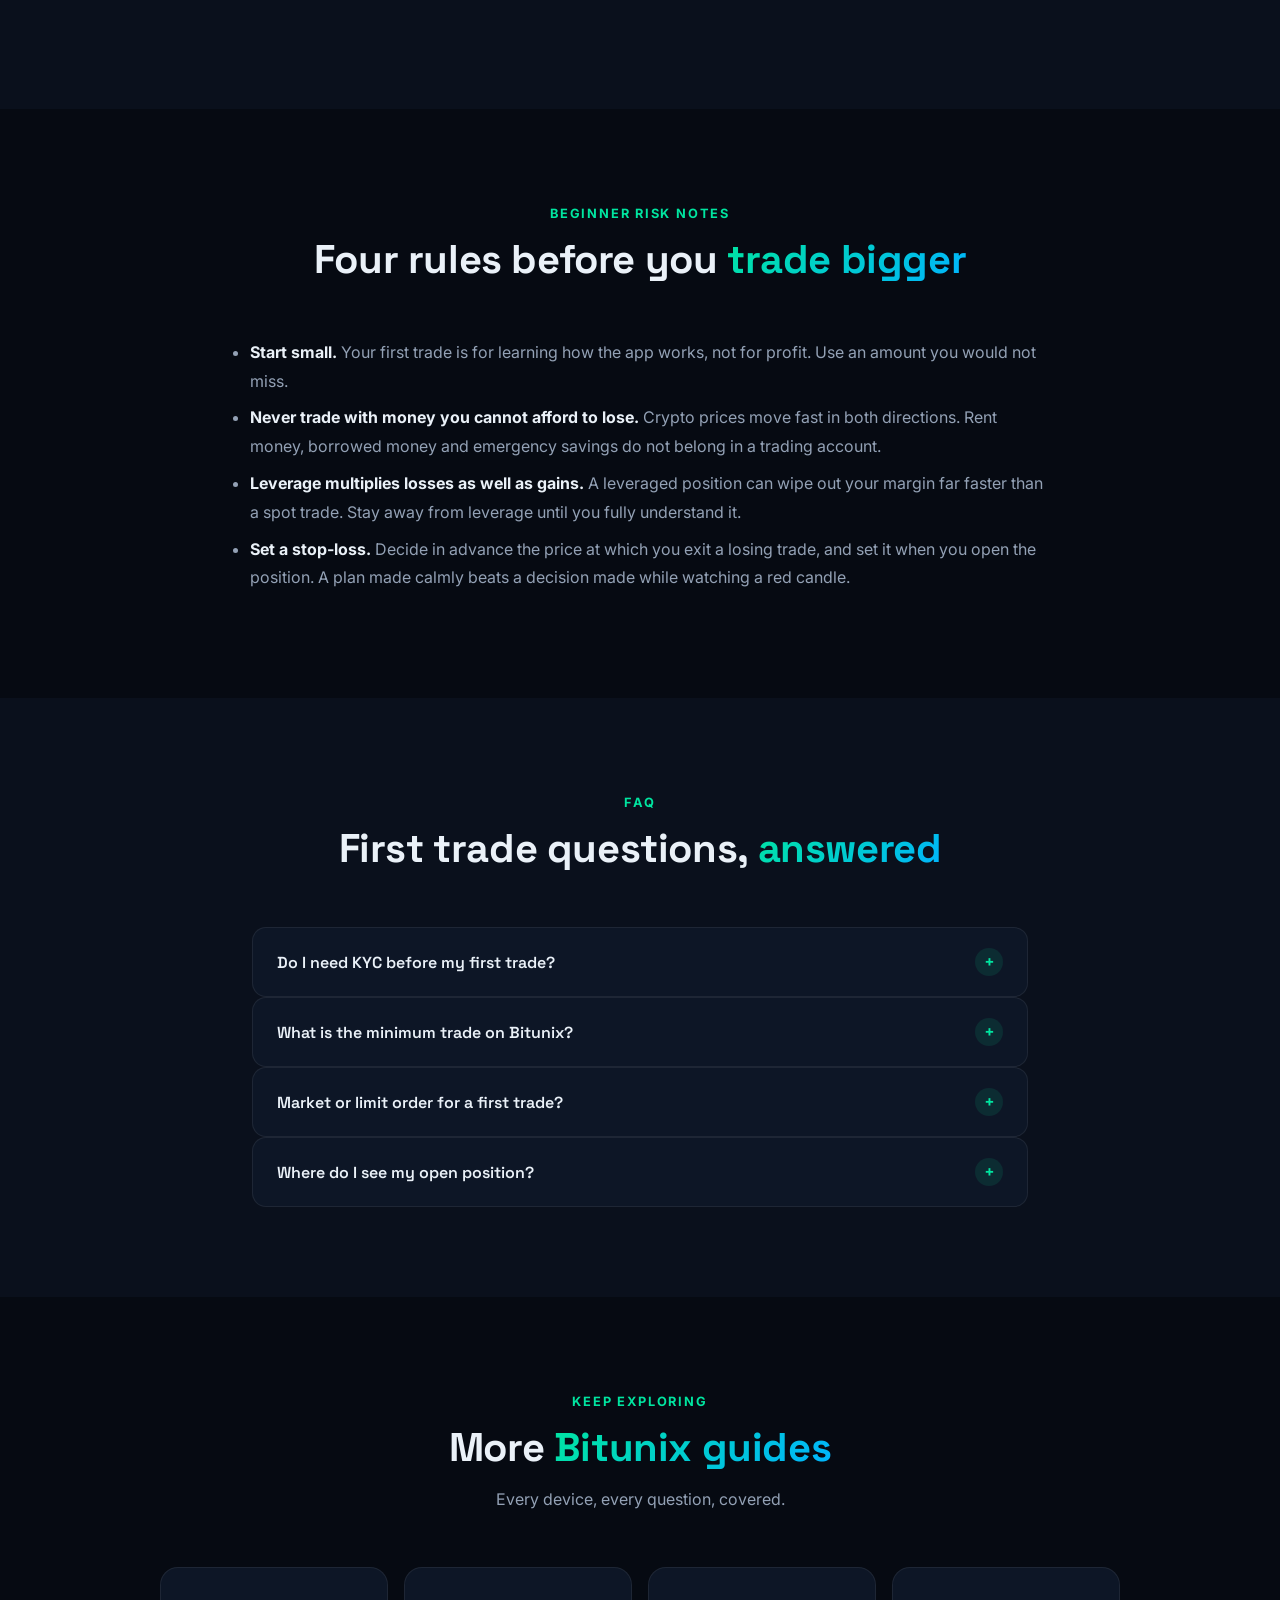
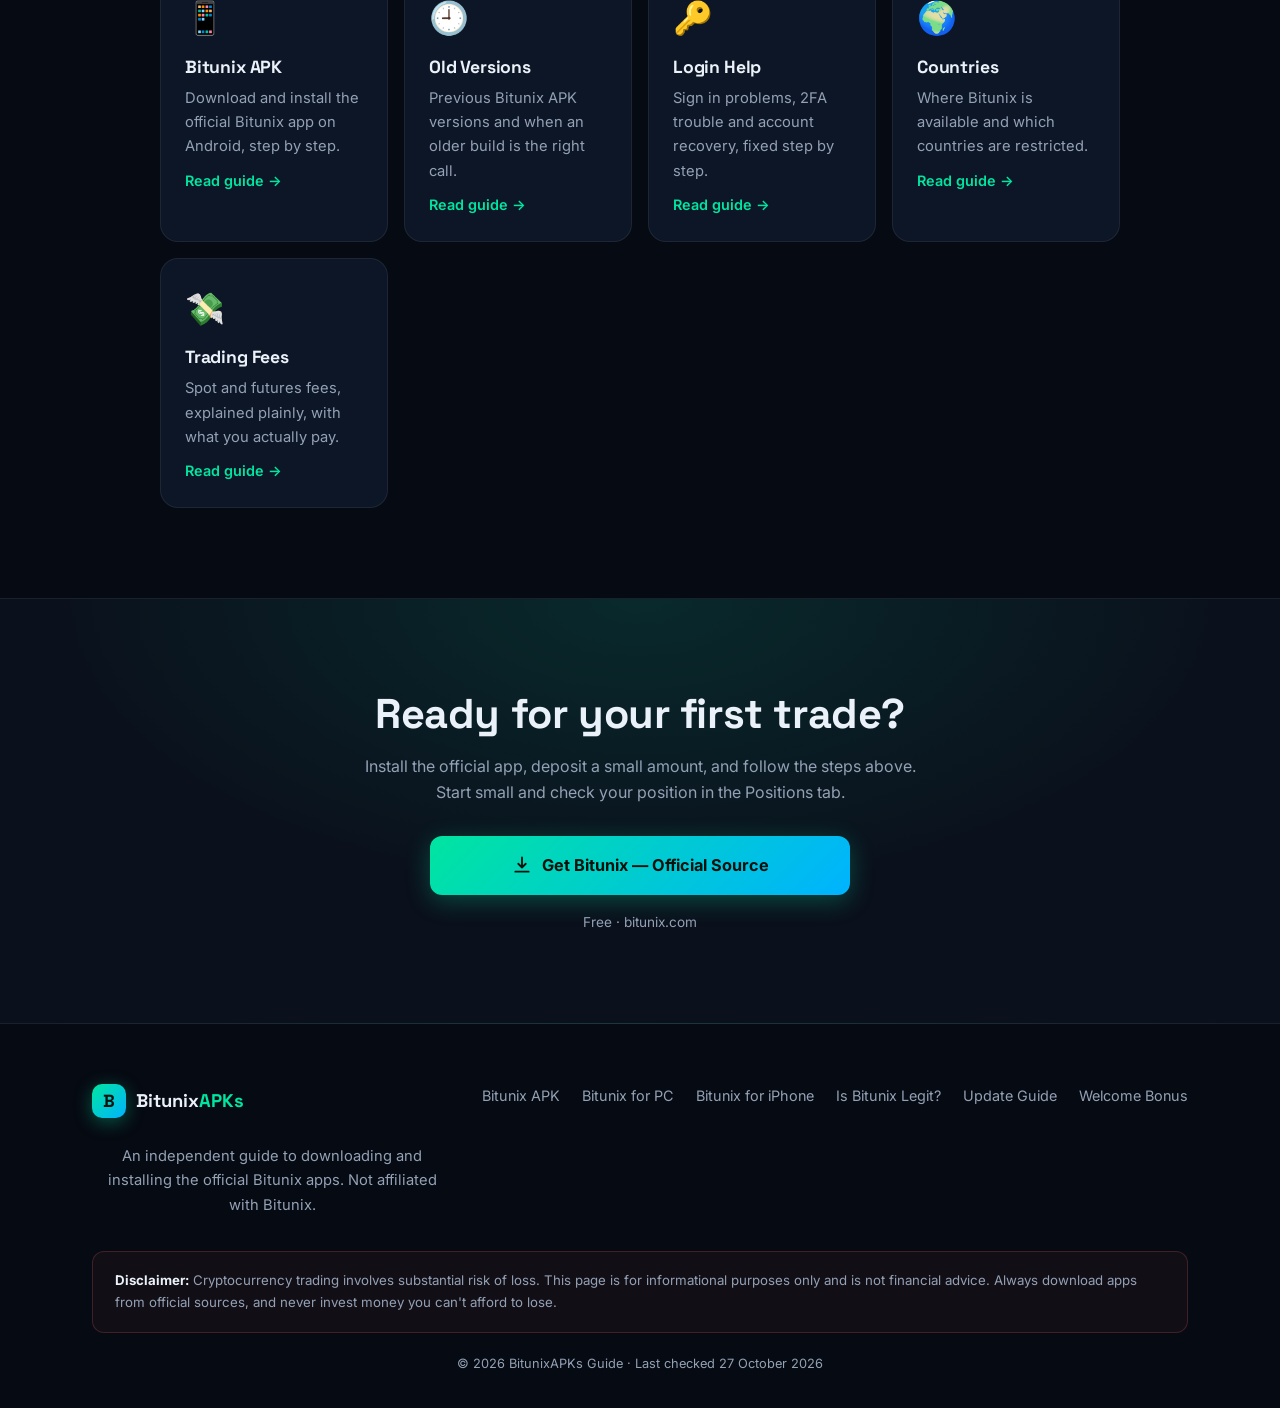
<file: first-trade/index.html>
<!DOCTYPE html>
<html lang="en">
<head>
<meta charset="UTF-8">
<meta name="viewport" content="width=device-width, initial-scale=1.0">
<meta name="google-site-verification" content="bMIK9VrliOVAximd3tOW62-xwJnm-FFPr2Ftly0u1qo" />
<title>How to Place Your First Trade on Bitunix: Beginner Walkthrough (2026)</title>
<meta name="description" content="Your first Bitunix trade step by step: deposit, pick a pair, market vs limit orders, confirm, and check your position — plus beginner risk notes.">
<link rel="canonical" href="https://bitunixapks.com/first-trade/">
<meta property="og:title" content="Your First Trade on Bitunix: Beginner Walkthrough">
<meta property="og:description" content="Deposit, pick a pair, choose market or limit, confirm, and check your position. A plain step by step guide to your first Bitunix trade.">
<meta property="og:type" content="website">
<link rel="preconnect" href="https://fonts.googleapis.com">
<link rel="preconnect" href="https://fonts.gstatic.com" crossorigin>
<link href="https://fonts.googleapis.com/css2?family=Inter:wght@400;500;600;700&family=Space+Grotesk:wght@500;600;700&display=swap" rel="stylesheet">
<link rel="stylesheet" href="../styles.css">
<link rel="icon" href="data:image/svg+xml,<svg xmlns='http://www.w3.org/2000/svg' viewBox='0 0 100 100'><rect width='100' height='100' rx='22' fill='%2300e5a0'/><text x='50' y='68' font-size='52' font-family='Arial' font-weight='bold' text-anchor='middle' fill='%2306101c'>B</text></svg>">
<script type="application/ld+json">
{"@context":"https://schema.org","@type":"FAQPage","mainEntity":[
{"@type":"Question","name":"Do I need KYC before my first trade?","acceptedAnswer":{"@type":"Answer","text":"You can place a trade once your account is created and funded. Withdrawals, however, need at least Level 1 KYC, so complete verification early to avoid being stuck later when you want to move funds out."}},
{"@type":"Question","name":"What is the minimum trade on Bitunix?","acceptedAnswer":{"@type":"Answer","text":"The minimum depends on the trading pair and the order type, and the app shows it when you enter an amount. Start small and let the app tell you the minimum for your chosen pair before you confirm."}},
{"@type":"Question","name":"Market or limit order for a first trade?","acceptedAnswer":{"@type":"Answer","text":"A market order is the simpler choice for a first trade because it executes immediately at the current price. A limit order gives you price control but may not fill if the market never reaches your price."}},
{"@type":"Question","name":"Where do I see my open position?","acceptedAnswer":{"@type":"Answer","text":"After your order fills, open the Positions tab in the app. It shows your open position, entry price and current profit or loss."}}
]}
</script>
</head>
<body>

<!-- ============ NAV ============ -->
<header class="nav" id="nav">
  <div class="nav-inner">
    <a href="/" class="logo">
      <span class="logo-mark">B</span>
      <span class="logo-text">Bitunix<em>APKs</em></span>
    </a>
    <nav class="nav-links" id="navLinks">
      <a href="/">Home</a>
      <a href="/pc/">For PC</a>
      <a href="/ios/">For iPhone</a>
      <a href="/is-bitunix-legit/">Is it Legit?</a>
      <a href="/update-bitunix-apk/">Update Guide</a>
      <a href="/referral-code/">Bonus</a>
    </nav>
    <a href="#download" class="btn btn-sm">Download</a>
    <button class="hamburger" id="hamburger" aria-label="Menu"><span></span><span></span><span></span></button>
  </div>
</header>

<!-- ============ PAGE HERO ============ -->
<section class="page-hero">
  <div class="container">
    <div class="crumbs"><a href="/">Home</a> &nbsp;→&nbsp; First Trade on Bitunix</div>
    <h1>Your first trade on <span class="grad">Bitunix</span></h1>
    <p class="lede">Installing the app was step one. This is step two: placing your first trade without guessing. Follow the steps below in order, start small, and check your position before you walk away.</p>
  </div>
</section>

<!-- ============ BEFORE YOU TRADE ============ -->
<section class="section">
  <div class="container">
    <div class="sec-head reveal">
      <span class="kicker">Before you trade</span>
      <h2>Three things ready <span class="grad">first</span></h2>
      <p class="sec-sub">If any of these is missing, stop here and sort it out before you open the Trade tab.</p>
    </div>
    <div class="prose reveal">
      <ul>
        <li><strong>Account created.</strong> You need a registered Bitunix account, signed in on the app. If you have not installed the app yet, start with our <a href="/" style="color:var(--accent)">Android guide</a> or the <a href="/ios/" style="color:var(--accent)">iPhone guide</a>.</li>
        <li><strong>Funds deposited.</strong> A trade needs a balance to trade with. Deposit into your Bitunix wallet first, then confirm the balance shows in the app before you place an order.</li>
        <li><strong>KYC sorted for withdrawals.</strong> You can trade once your account is funded, but withdrawals need at least Level 1 KYC. Do it early, so a withdrawal is never blocked at the moment you need it.</li>
      </ul>
    </div>
  </div>
</section>

<!-- ============ WALKTHROUGH ============ -->
<section class="section" style="background:var(--bg2)">
  <div class="container">
    <div class="sec-head reveal">
      <span class="kicker">Step by step</span>
      <h2>Place your first trade</h2>
      <p class="sec-sub">Example pair below is BTC/USDT. The steps are the same for any spot pair.</p>
    </div>
    <ol class="nsteps reveal">
      <li><strong>Log in to the app</strong> and make sure you are on your funded account, not a demo view.</li>
      <li><strong>Open the Trade tab</strong> at the bottom of the app.</li>
      <li><strong>Select a trading pair.</strong> Search for BTC/USDT and tap it. This is the pair your order will trade on, so double check the name before you go further.</li>
      <li><strong>Choose your order type.</strong> Market executes immediately at the current price. Limit waits for your chosen price. For a first trade, market is the simpler choice.</li>
      <li><strong>Enter the amount</strong> you want to buy or sell. Start small. The app shows the minimum for the pair, plus the fee estimate, before you confirm.</li>
      <li><strong>Tap Buy or Sell.</strong> Buy if you want to acquire the base coin (BTC in BTC/USDT). Sell if you want to convert it back to USDT.</li>
      <li><strong>Confirm the order.</strong> Read the summary screen once: pair, side, amount, price and fee. Only then confirm.</li>
      <li><strong>Check your open position</strong> in the Positions tab. If the order filled, it shows there with your entry price. If a limit order has not filled yet, it sits in open orders until the price reaches it.</li>
    </ol>
  </div>
</section>

<!-- ============ MARKET VS LIMIT ============ -->
<section class="section">
  <div class="container">
    <div class="sec-head reveal">
      <span class="kicker">The one decision that matters</span>
      <h2>Market <span class="grad">vs</span> limit orders</h2>
    </div>
    <div class="table-wrap reveal">
      <table class="cmp">
        <thead><tr><th></th><th>Market order</th><th>Limit order</th></tr></thead>
        <tbody>
          <tr><td>How it works</td><td>Executes immediately at the current price</td><td>Executes only at your chosen price or better</td></tr>
          <tr><td>Best for</td><td>Beginners, and anyone who wants the trade done now</td><td>Traders who want control over the exact price</td></tr>
          <tr><td>Risk of not filling</td><td>None, it fills right away</td><td>Real, the market may never reach your price</td></tr>
        </tbody>
      </table>
    </div>
    <div class="prose reveal" style="margin-top:26px">
      <p><strong>Rule of thumb for a first trade:</strong> use a market order. Price control matters more once you trade regularly. On day one, certainty that the trade happened matters more.</p>
    </div>
  </div>
</section>

<!-- ============ COSTS ============ -->
<section class="section" style="background:var(--bg2)">
  <div class="container">
    <div class="sec-head reveal">
      <span class="kicker">Know the cost before you confirm</span>
      <h2>What your first trade <span class="grad">costs</span></h2>
    </div>
    <div class="prose reveal">
      <p>Trading itself is not free, but the fee is small on a first, small trade. Bitunix spot fees are <strong>0.08% maker / 0.10% taker</strong>. A market order is a taker order, so on spot you pay 0.10% of the trade value. If you move into futures later, futures fees are <strong>0.02% maker / 0.06% taker</strong>.</p>
      <p>On a small first trade the fee is pennies, which is exactly why starting small is cheap tuition. The app shows the fee on the confirmation screen, so check it there rather than trusting memory.</p>
    </div>
  </div>
</section>

<!-- ============ RISK NOTES ============ -->
<section class="section">
  <div class="container">
    <div class="sec-head reveal">
      <span class="kicker">Beginner risk notes</span>
      <h2>Four rules before you <span class="grad">trade bigger</span></h2>
    </div>
    <div class="prose reveal">
      <ul>
        <li><strong>Start small.</strong> Your first trade is for learning how the app works, not for profit. Use an amount you would not miss.</li>
        <li><strong>Never trade with money you cannot afford to lose.</strong> Crypto prices move fast in both directions. Rent money, borrowed money and emergency savings do not belong in a trading account.</li>
        <li><strong>Leverage multiplies losses as well as gains.</strong> A leveraged position can wipe out your margin far faster than a spot trade. Stay away from leverage until you fully understand it.</li>
        <li><strong>Set a stop-loss.</strong> Decide in advance the price at which you exit a losing trade, and set it when you open the position. A plan made calmly beats a decision made while watching a red candle.</li>
      </ul>
    </div>
  </div>
</section>

<!-- ============ FAQ ============ -->
<section class="section" style="background:var(--bg2)">
  <div class="container narrow">
    <div class="sec-head reveal">
      <span class="kicker">FAQ</span>
      <h2>First trade questions, <span class="grad">answered</span></h2>
    </div>
    <div class="reveal">
      <div class="acc-item"><button class="acc-q">Do I need KYC before my first trade?<span class="plus">+</span></button><div class="acc-a"><p>You can place a trade once your account is created and funded. Withdrawals, however, need at least Level 1 KYC, so complete verification early to avoid being stuck later when you want to move funds out.</p></div></div>
      <div class="acc-item"><button class="acc-q">What is the minimum trade on Bitunix?<span class="plus">+</span></button><div class="acc-a"><p>The minimum depends on the trading pair and the order type, and the app shows it when you enter an amount. Start small and let the app tell you the minimum for your chosen pair before you confirm.</p></div></div>
      <div class="acc-item"><button class="acc-q">Market or limit order for a first trade?<span class="plus">+</span></button><div class="acc-a"><p>A market order is the simpler choice for a first trade because it executes immediately at the current price. A limit order gives you price control but may not fill if the market never reaches your price.</p></div></div>
      <div class="acc-item"><button class="acc-q">Where do I see my open position?<span class="plus">+</span></button><div class="acc-a"><p>After your order fills, open the Positions tab in the app. It shows your open position, entry price and current profit or loss.</p></div></div>
    </div>
  </div>
</section>

<!-- ============ MORE GUIDES ============ -->
<section class="section" id="guides">
  <div class="container">
    <div class="sec-head reveal">
      <span class="kicker">Keep exploring</span>
      <h2>More <span class="grad">Bitunix guides</span></h2>
      <p class="sec-sub">Every device, every question, covered.</p>
    </div>
    <div class="guide-cards">
      <a href="/" class="guide-card reveal"><div class="card-icon">📱</div><h3>Bitunix APK</h3><p>Download and install the official Bitunix app on Android, step by step.</p><span class="go">Read guide →</span></a>
      <a href="/old-versions/" class="guide-card reveal"><div class="card-icon">🕘</div><h3>Old Versions</h3><p>Previous Bitunix APK versions and when an older build is the right call.</p><span class="go">Read guide →</span></a>
      <a href="/login/" class="guide-card reveal"><div class="card-icon">🔑</div><h3>Login Help</h3><p>Sign in problems, 2FA trouble and account recovery, fixed step by step.</p><span class="go">Read guide →</span></a>
      <a href="/countries/" class="guide-card reveal"><div class="card-icon">🌍</div><h3>Countries</h3><p>Where Bitunix is available and which countries are restricted.</p><span class="go">Read guide →</span></a>
      <a href="/fees/" class="guide-card reveal"><div class="card-icon">💸</div><h3>Trading Fees</h3><p>Spot and futures fees, explained plainly, with what you actually pay.</p><span class="go">Read guide →</span></a>
    </div>
  </div>
</section>

<!-- ============ CTA ============ -->
<section class="cta" id="download">
  <div class="container reveal">
    <h2>Ready for your first trade?</h2>
    <p>Install the official app, deposit a small amount, and follow the steps above. Start small and check your position in the Positions tab.</p>
    <a href="https://www.bitunix.com/download" class="btn btn-big" target="_blank" rel="noopener">
      <svg viewBox="0 0 24 24" width="20" height="20"><path d="M12 3v12m0 0l-4.5-4.5M12 15l4.5-4.5M4 20h16" fill="none" stroke="currentColor" stroke-width="2.2" stroke-linecap="round" stroke-linejoin="round"/></svg>
      Get Bitunix — Official Source
    </a>
    <div class="cta-note">Free · bitunix.com</div>
  </div>
</section>

<!-- ============ FOOTER ============ -->
<footer>
  <div class="container foot-grid">
    <div>
      <a href="/" class="logo"><span class="logo-mark">B</span><span class="logo-text">Bitunix<em>APKs</em></span></a>
      <p class="fine">An independent guide to downloading and installing the official Bitunix apps. Not affiliated with Bitunix.</p>
    </div>
    <div class="foot-links">
      <a href="/">Bitunix APK</a>
      <a href="/pc/">Bitunix for PC</a>
      <a href="/ios/">Bitunix for iPhone</a>
      <a href="/is-bitunix-legit/">Is Bitunix Legit?</a>
      <a href="/update-bitunix-apk/">Update Guide</a>
      <a href="/referral-code/">Welcome Bonus</a>
    </div>
  </div>
  <div class="container">
    <p class="disclaimer"><strong>Disclaimer:</strong> Cryptocurrency trading involves substantial risk of loss. This page is for informational purposes only and is not financial advice. Always download apps from official sources, and never invest money you can't afford to lose.</p>
    <p class="copy">© 2026 BitunixAPKs Guide · Last checked 27 October 2026</p>
  </div>
</footer>

<script src="../script.js"></script>
</body>
</html>
</file>
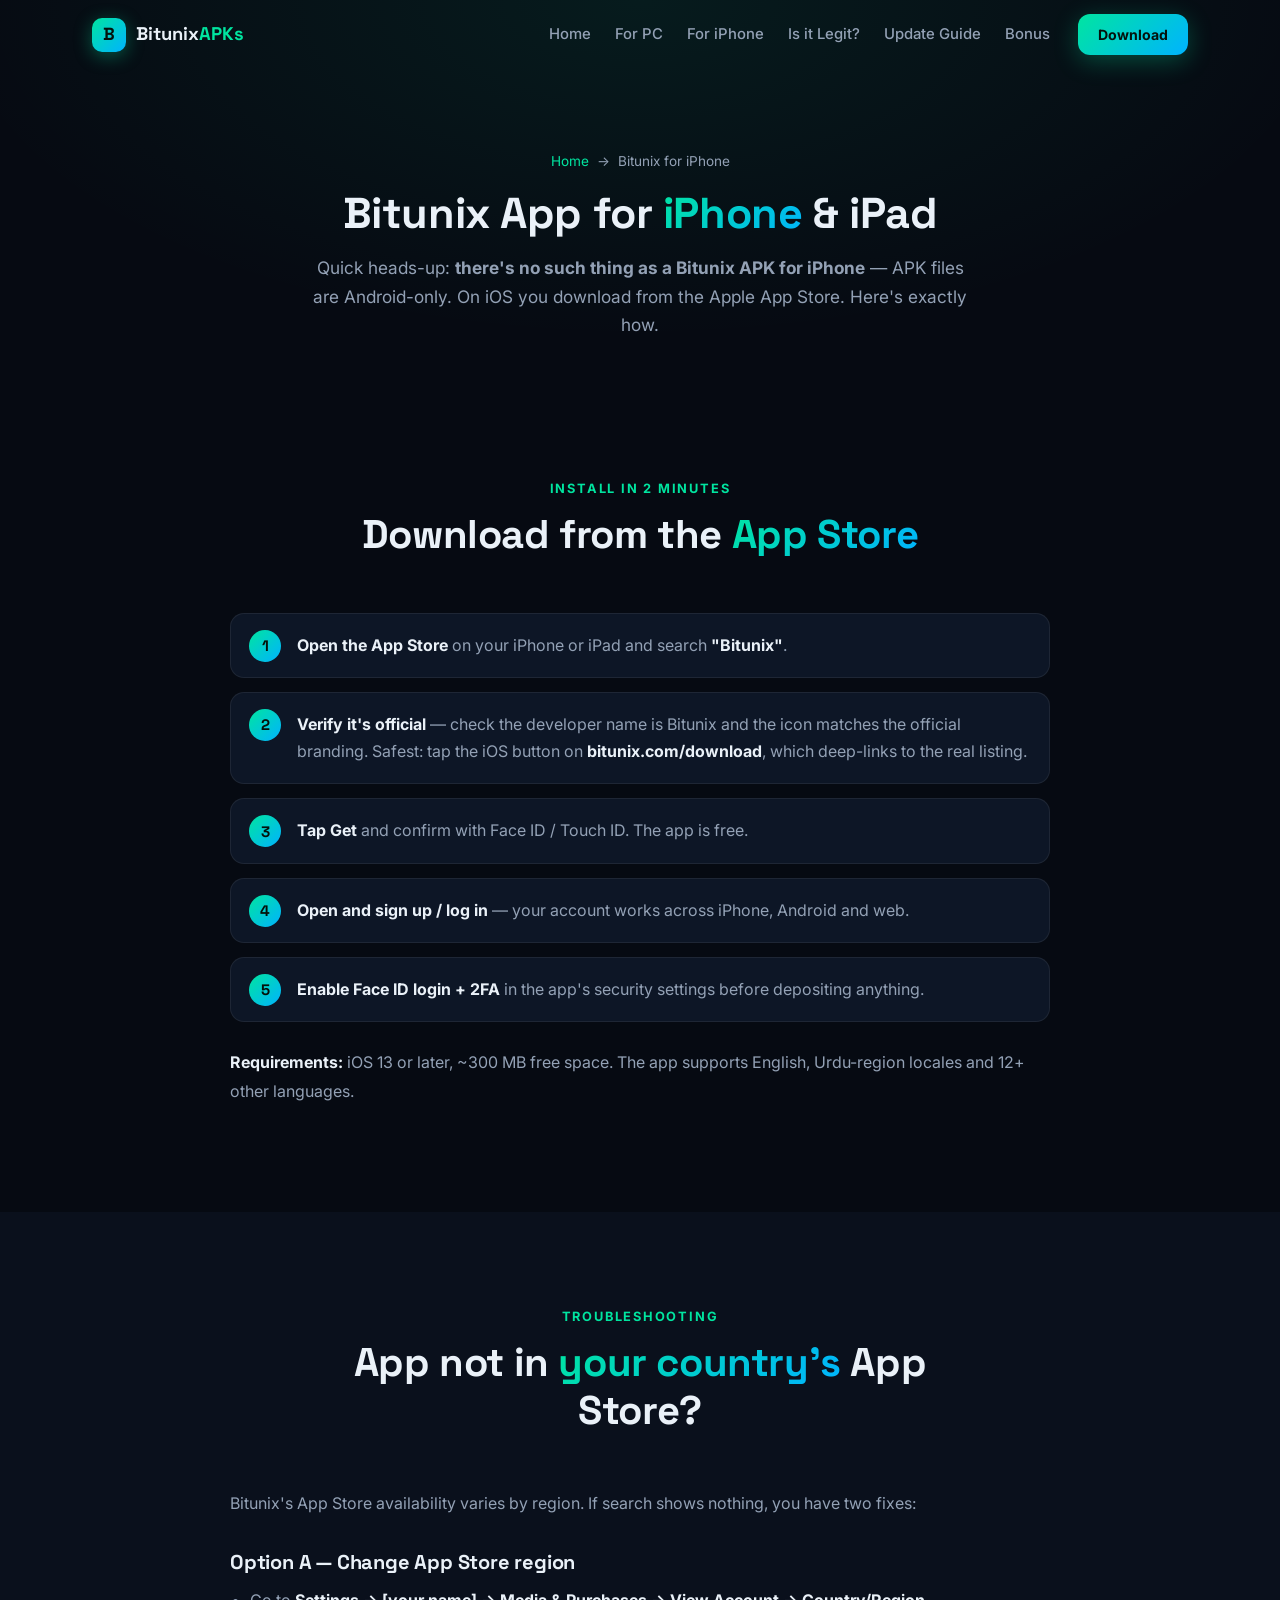
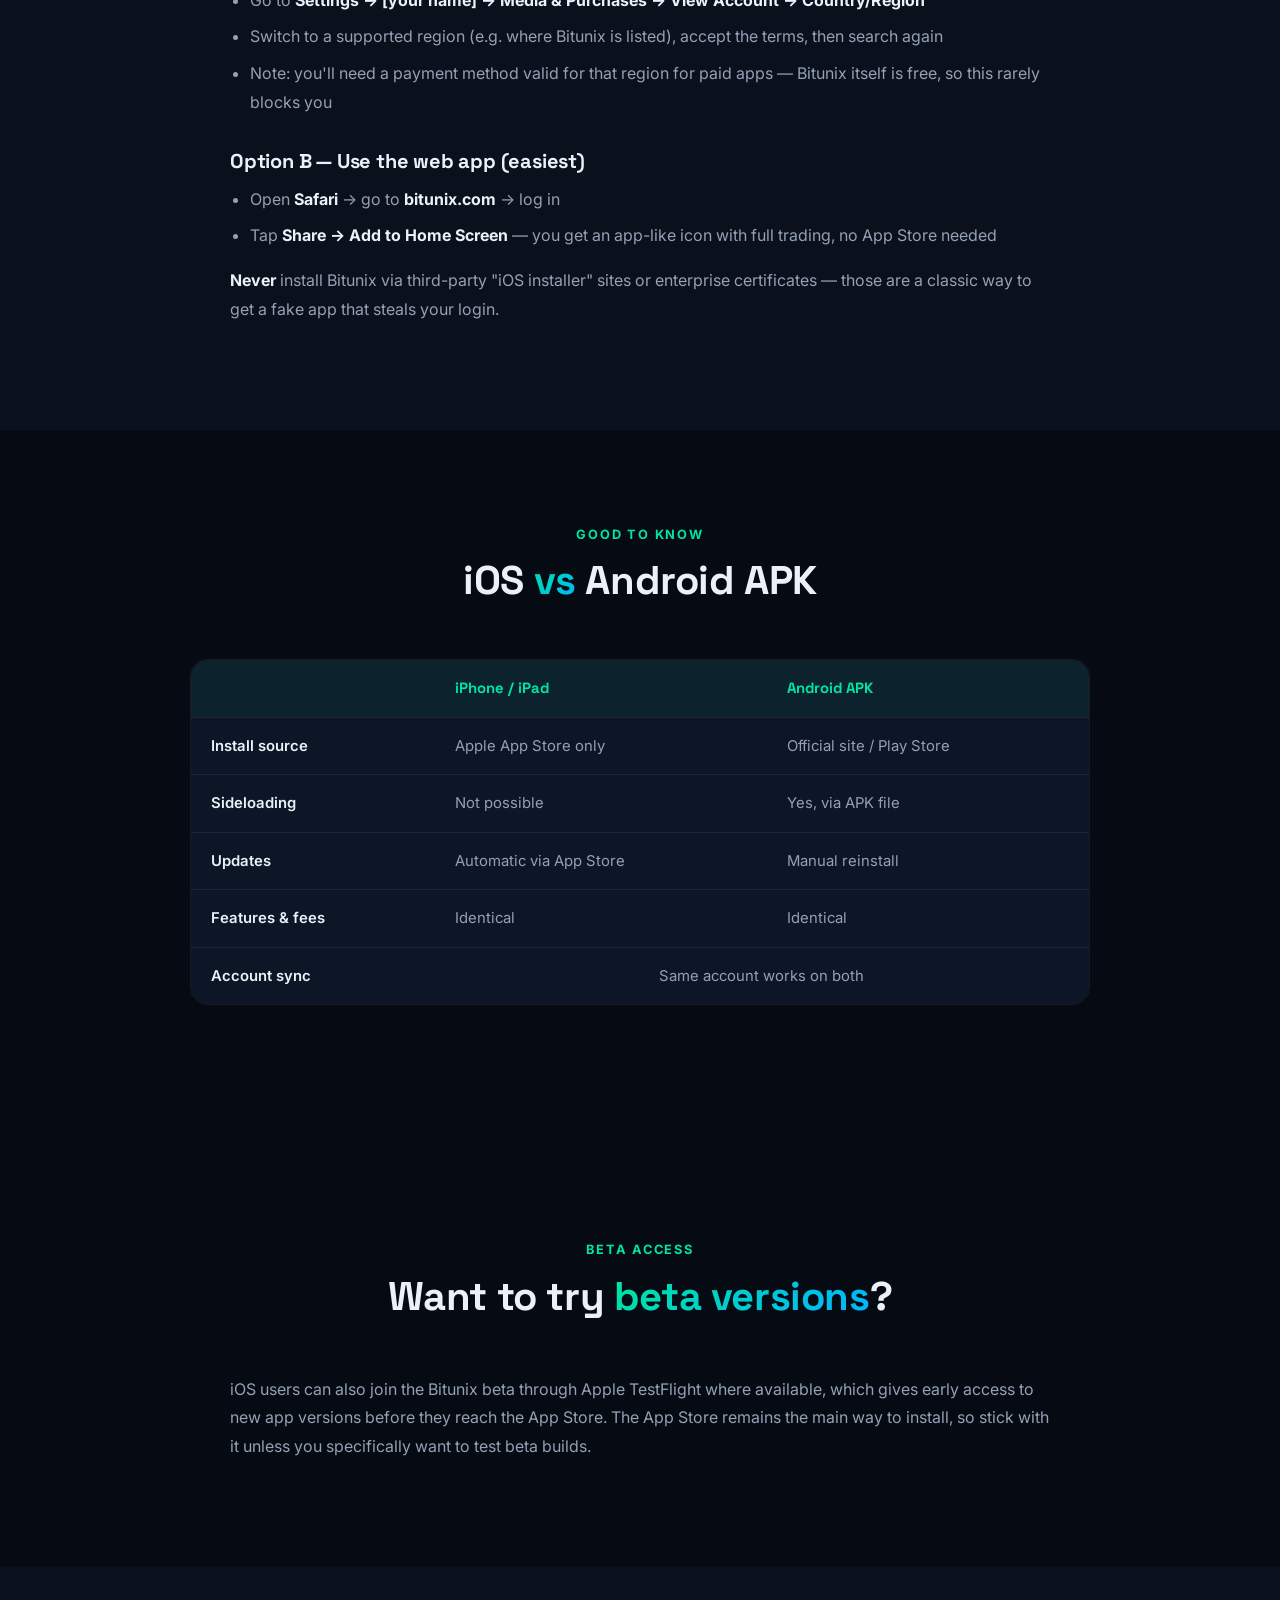
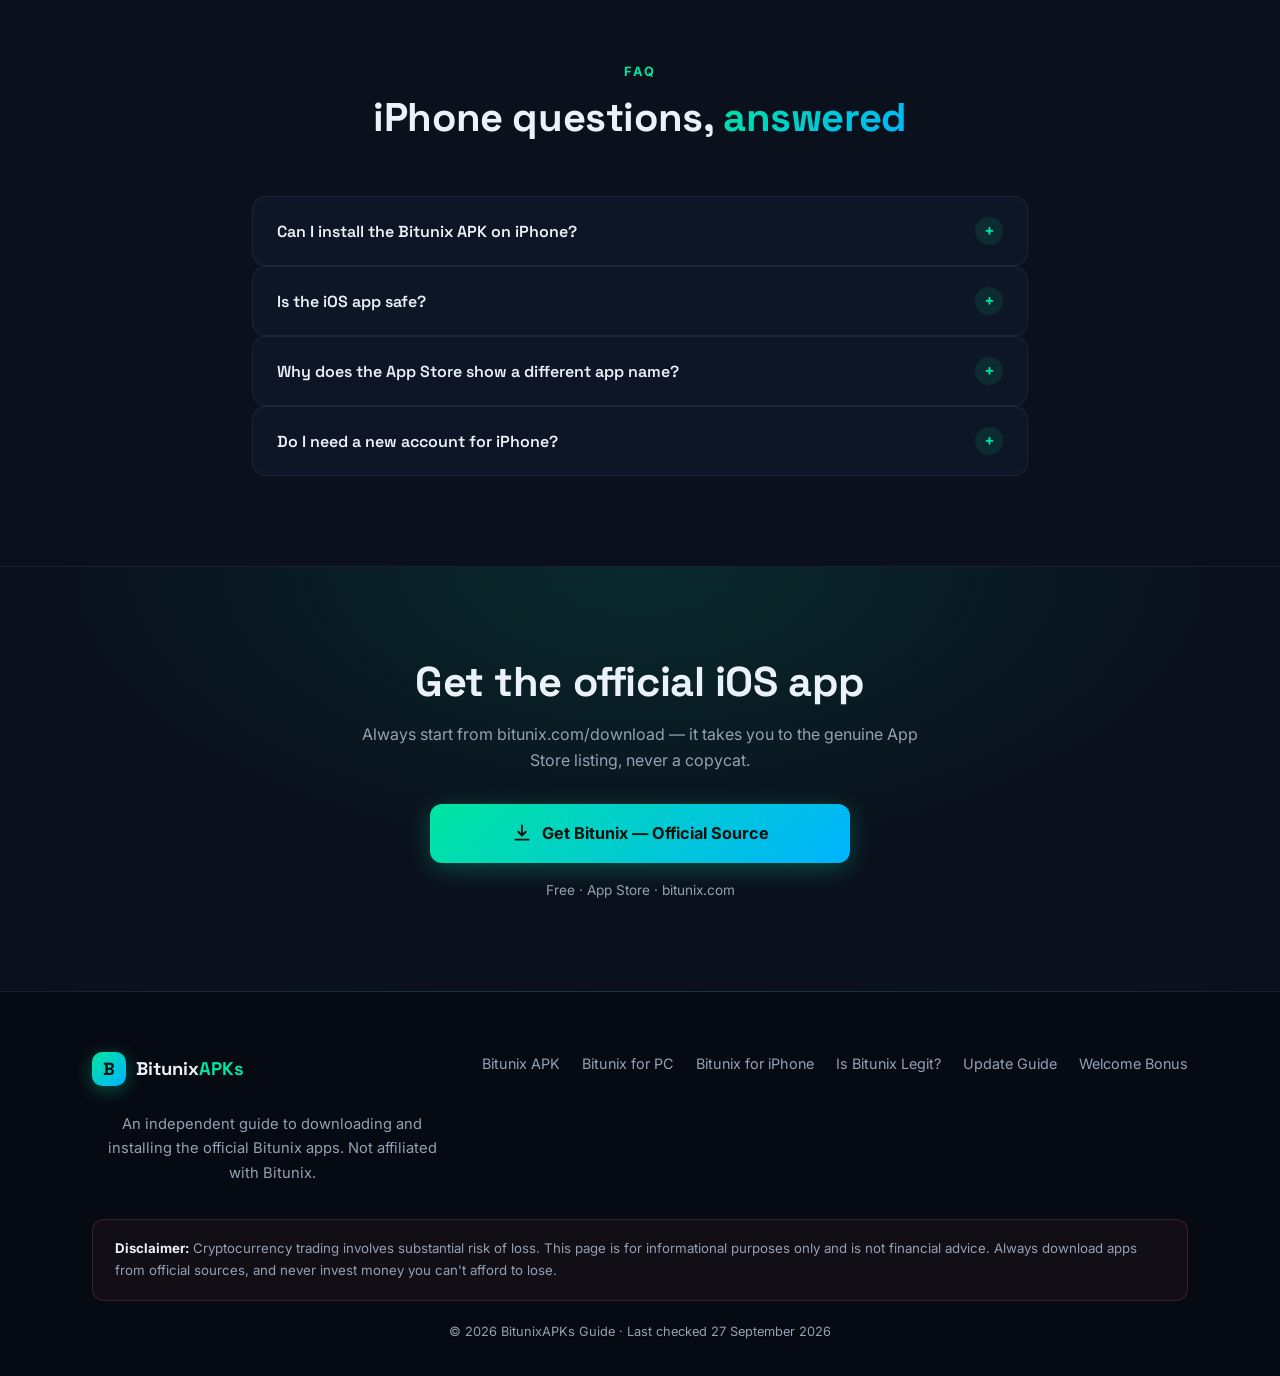
<file: ios/index.html>
<!DOCTYPE html>
<html lang="en">
<head>
<meta charset="UTF-8">
<meta name="viewport" content="width=device-width, initial-scale=1.0">
<meta name="google-site-verification" content="bMIK9VrliOVAximd3tOW62-xwJnm-FFPr2Ftly0u1qo" />
<title>Bitunix App for iPhone & iPad — iOS Download Guide (2026)</title>
<meta name="description" content="How to download the official Bitunix app on iPhone & iPad. App Store steps, what to do if it's not available in your country, and iOS vs Android differences.">
<link rel="canonical" href="https://bitunixapks.com/ios/">
<meta property="og:title" content="Bitunix App for iPhone & iPad — iOS Guide">
<meta property="og:description" content="Official Bitunix iOS download steps, region fixes, and iOS vs Android comparison.">
<meta property="og:type" content="website">
<link rel="preconnect" href="https://fonts.googleapis.com">
<link rel="preconnect" href="https://fonts.gstatic.com" crossorigin>
<link href="https://fonts.googleapis.com/css2?family=Inter:wght@400;500;600;700&family=Space+Grotesk:wght@500;600;700&display=swap" rel="stylesheet">
<link rel="stylesheet" href="../styles.css">
<link rel="icon" href="data:image/svg+xml,<svg xmlns='http://www.w3.org/2000/svg' viewBox='0 0 100 100'><rect width='100' height='100' rx='22' fill='%2300e5a0'/><text x='50' y='68' font-size='52' font-family='Arial' font-weight='bold' text-anchor='middle' fill='%2306101c'>B</text></svg>">
<script type="application/ld+json">
{"@context":"https://schema.org","@type":"FAQPage","mainEntity":[
{"@type":"Question","name":"Is there a Bitunix APK for iPhone?","acceptedAnswer":{"@type":"Answer","text":"No. APK files only work on Android. iPhone and iPad users must download Bitunix from the Apple App Store — sideloading an APK on iOS is not possible."}},
{"@type":"Question","name":"What is the official Bitunix app called on the App Store?","acceptedAnswer":{"@type":"Answer","text":"Look for the official listing published by Bitunix (often shown as 'Bitunix: Buy & Sell Crypto'). Always verify the developer name and use the link from bitunix.com/download to avoid copycat apps."}},
{"@type":"Question","name":"Bitunix is not showing in my country's App Store. What now?","acceptedAnswer":{"@type":"Answer","text":"Availability varies by region. You can change your App Store country/region in your Apple ID settings, or simply use the Bitunix web platform at bitunix.com in Safari — it offers full trading without any install."}},
{"@type":"Question","name":"Is the iOS app different from the Android APK?","acceptedAnswer":{"@type":"Answer","text":"No — same account, same features, same markets. The only differences are installation (App Store vs APK file) and that iOS updates happen automatically through the App Store."}}
]}
</script>
</head>
<body>

<!-- ============ NAV ============ -->
<header class="nav" id="nav">
  <div class="nav-inner">
    <a href="/" class="logo">
      <span class="logo-mark">B</span>
      <span class="logo-text">Bitunix<em>APKs</em></span>
    </a>
    <nav class="nav-links" id="navLinks">
      <a href="/">Home</a>
      <a href="/pc/">For PC</a>
      <a href="/ios/">For iPhone</a>
      <a href="/is-bitunix-legit/">Is it Legit?</a>
      <a href="/update-bitunix-apk/">Update Guide</a>
      <a href="/referral-code/">Bonus</a>
    </nav>
    <a href="#download" class="btn btn-sm">Download</a>
    <button class="hamburger" id="hamburger" aria-label="Menu"><span></span><span></span><span></span></button>
  </div>
</header>

<!-- ============ PAGE HERO ============ -->
<section class="page-hero">
  <div class="container">
    <div class="crumbs"><a href="/">Home</a> &nbsp;→&nbsp; Bitunix for iPhone</div>
    <h1>Bitunix App for <span class="grad">iPhone</span> & iPad</h1>
    <p class="lede">Quick heads-up: <strong>there's no such thing as a Bitunix APK for iPhone</strong> — APK files are Android-only. On iOS you download from the Apple App Store. Here's exactly how.</p>
  </div>
</section>

<!-- ============ STEPS ============ -->
<section class="section">
  <div class="container">
    <div class="sec-head reveal">
      <span class="kicker">Install in 2 minutes</span>
      <h2>Download from the <span class="grad">App Store</span></h2>
    </div>
    <ol class="nsteps reveal">
      <li><strong>Open the App Store</strong> on your iPhone or iPad and search <strong>"Bitunix"</strong>.</li>
      <li><strong>Verify it's official</strong> — check the developer name is Bitunix and the icon matches the official branding. Safest: tap the iOS button on <strong>bitunix.com/download</strong>, which deep-links to the real listing.</li>
      <li><strong>Tap Get</strong> and confirm with Face ID / Touch ID. The app is free.</li>
      <li><strong>Open and sign up / log in</strong> — your account works across iPhone, Android and web.</li>
      <li><strong>Enable Face ID login + 2FA</strong> in the app's security settings before depositing anything.</li>
    </ol>
    <div class="prose reveal" style="margin-top:26px">
      <p><strong>Requirements:</strong> iOS 13 or later, ~300 MB free space. The app supports English, Urdu-region locales and 12+ other languages.</p>
    </div>
  </div>
</section>

<!-- ============ REGION FIX ============ -->
<section class="section" style="background:var(--bg2)">
  <div class="container">
    <div class="sec-head reveal">
      <span class="kicker">Troubleshooting</span>
      <h2>App not in <span class="grad">your country's</span> App Store?</h2>
    </div>
    <div class="prose reveal">
      <p>Bitunix's App Store availability varies by region. If search shows nothing, you have two fixes:</p>
      <h3>Option A — Change App Store region</h3>
      <ul>
        <li>Go to <strong>Settings → [your name] → Media & Purchases → View Account → Country/Region</strong></li>
        <li>Switch to a supported region (e.g. where Bitunix is listed), accept the terms, then search again</li>
        <li>Note: you'll need a payment method valid for that region for paid apps — Bitunix itself is free, so this rarely blocks you</li>
      </ul>
      <h3>Option B — Use the web app (easiest)</h3>
      <ul>
        <li>Open <strong>Safari</strong> → go to <strong>bitunix.com</strong> → log in</li>
        <li>Tap <strong>Share → Add to Home Screen</strong> — you get an app-like icon with full trading, no App Store needed</li>
      </ul>
      <p><strong>Never</strong> install Bitunix via third-party "iOS installer" sites or enterprise certificates — those are a classic way to get a fake app that steals your login.</p>
    </div>
  </div>
</section>

<!-- ============ COMPARISON ============ -->
<section class="section">
  <div class="container">
    <div class="sec-head reveal">
      <span class="kicker">Good to know</span>
      <h2>iOS <span class="grad">vs</span> Android APK</h2>
    </div>
    <div class="table-wrap reveal">
      <table class="cmp">
        <thead><tr><th></th><th>iPhone / iPad</th><th>Android APK</th></tr></thead>
        <tbody>
          <tr><td>Install source</td><td>Apple App Store only</td><td>Official site / Play Store</td></tr>
          <tr><td>Sideloading</td><td>Not possible</td><td>Yes, via APK file</td></tr>
          <tr><td>Updates</td><td>Automatic via App Store</td><td>Manual reinstall</td></tr>
          <tr><td>Features & fees</td><td>Identical</td><td>Identical</td></tr>
          <tr><td>Account sync</td><td colspan="2" style="text-align:center">Same account works on both</td></tr>
        </tbody>
      </table>
    </div>
    <p class="fine reveal">On Android? <a href="/" style="color:var(--accent)">Get the official Bitunix APK guide here →</a></p>
  </div>
</section>

<!-- ============ TESTFLIGHT ============ -->
<section class="section">
  <div class="container">
    <div class="sec-head reveal">
      <span class="kicker">Beta access</span>
      <h2>Want to try <span class="grad">beta versions</span>?</h2>
    </div>
    <div class="prose reveal">
      <p>iOS users can also join the Bitunix beta through Apple TestFlight where available, which gives early access to new app versions before they reach the App Store. The App Store remains the main way to install, so stick with it unless you specifically want to test beta builds.</p>
    </div>
  </div>
</section>

<!-- ============ FAQ ============ -->
<section class="section" style="background:var(--bg2)">
  <div class="container narrow">
    <div class="sec-head reveal">
      <span class="kicker">FAQ</span>
      <h2>iPhone questions, <span class="grad">answered</span></h2>
    </div>
    <div class="reveal">
      <div class="acc-item"><button class="acc-q">Can I install the Bitunix APK on iPhone?<span class="plus">+</span></button><div class="acc-a"><p>No — APK is an Android package format and iOS cannot open it. Any site offering a "Bitunix IPA/APK for iOS download" outside the App Store is a scam. Use the official App Store listing.</p></div></div>
      <div class="acc-item"><button class="acc-q">Is the iOS app safe?<span class="plus">+</span></button><div class="acc-a"><p>The official App Store listing is safe — Apple reviews every app. Just make sure the developer is genuinely Bitunix (use the link from bitunix.com/download) and enable 2FA after installing.</p></div></div>
      <div class="acc-item"><button class="acc-q">Why does the App Store show a different app name?<span class="plus">+</span></button><div class="acc-a"><p>Bitunix has used names like "Bitunix: Buy & Sell Crypto" in various regions. Match the developer name and icon rather than the exact title, or use the official download page link.</p></div></div>
      <div class="acc-item"><button class="acc-q">Do I need a new account for iPhone?<span class="plus">+</span></button><div class="acc-a"><p>No. Log in with your existing Bitunix email/phone — everything syncs.</p></div></div>
    </div>
  </div>
</section>

<!-- ============ CTA ============ -->
<section class="cta" id="download">
  <div class="container reveal">
    <h2>Get the official iOS app</h2>
    <p>Always start from bitunix.com/download — it takes you to the genuine App Store listing, never a copycat.</p>
    <a href="https://www.bitunix.com/download" class="btn btn-big" target="_blank" rel="noopener">
      <svg viewBox="0 0 24 24" width="20" height="20"><path d="M12 3v12m0 0l-4.5-4.5M12 15l4.5-4.5M4 20h16" fill="none" stroke="currentColor" stroke-width="2.2" stroke-linecap="round" stroke-linejoin="round"/></svg>
      Get Bitunix — Official Source
    </a>
    <div class="cta-note">Free · App Store · bitunix.com</div>
  </div>
</section>

<!-- ============ FOOTER ============ -->
<footer>
  <div class="container foot-grid">
    <div>
      <a href="/" class="logo"><span class="logo-mark">B</span><span class="logo-text">Bitunix<em>APKs</em></span></a>
      <p class="fine">An independent guide to downloading and installing the official Bitunix apps. Not affiliated with Bitunix.</p>
    </div>
    <div class="foot-links">
      <a href="/">Bitunix APK</a>
      <a href="/pc/">Bitunix for PC</a>
      <a href="/ios/">Bitunix for iPhone</a>
      <a href="/is-bitunix-legit/">Is Bitunix Legit?</a>
      <a href="/update-bitunix-apk/">Update Guide</a>
      <a href="/referral-code/">Welcome Bonus</a>
    </div>
  </div>
  <div class="container">
    <p class="disclaimer"><strong>Disclaimer:</strong> Cryptocurrency trading involves substantial risk of loss. This page is for informational purposes only and is not financial advice. Always download apps from official sources, and never invest money you can't afford to lose.</p>
    <p class="copy">© 2026 BitunixAPKs Guide · Last checked 27 September 2026</p>
  </div>
</footer>

<script src="../script.js"></script>
</body>
</html>
</file>
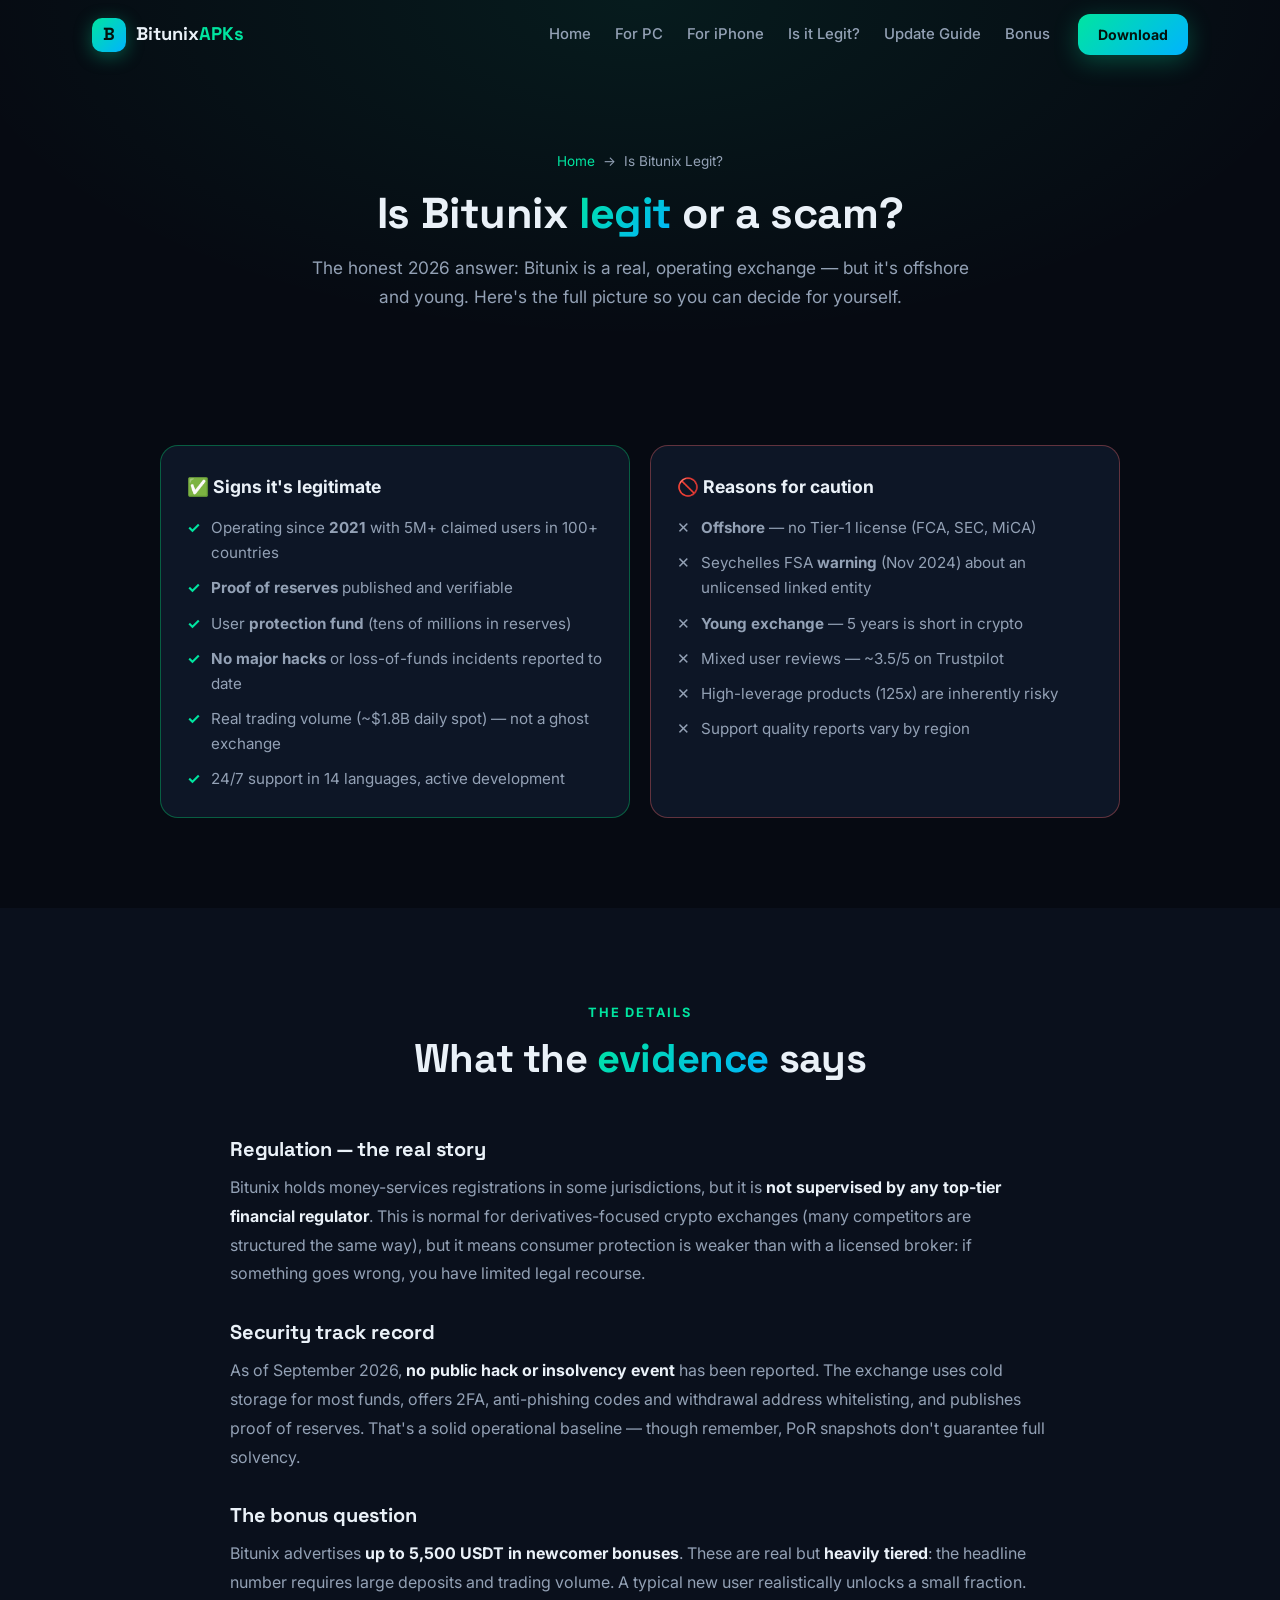
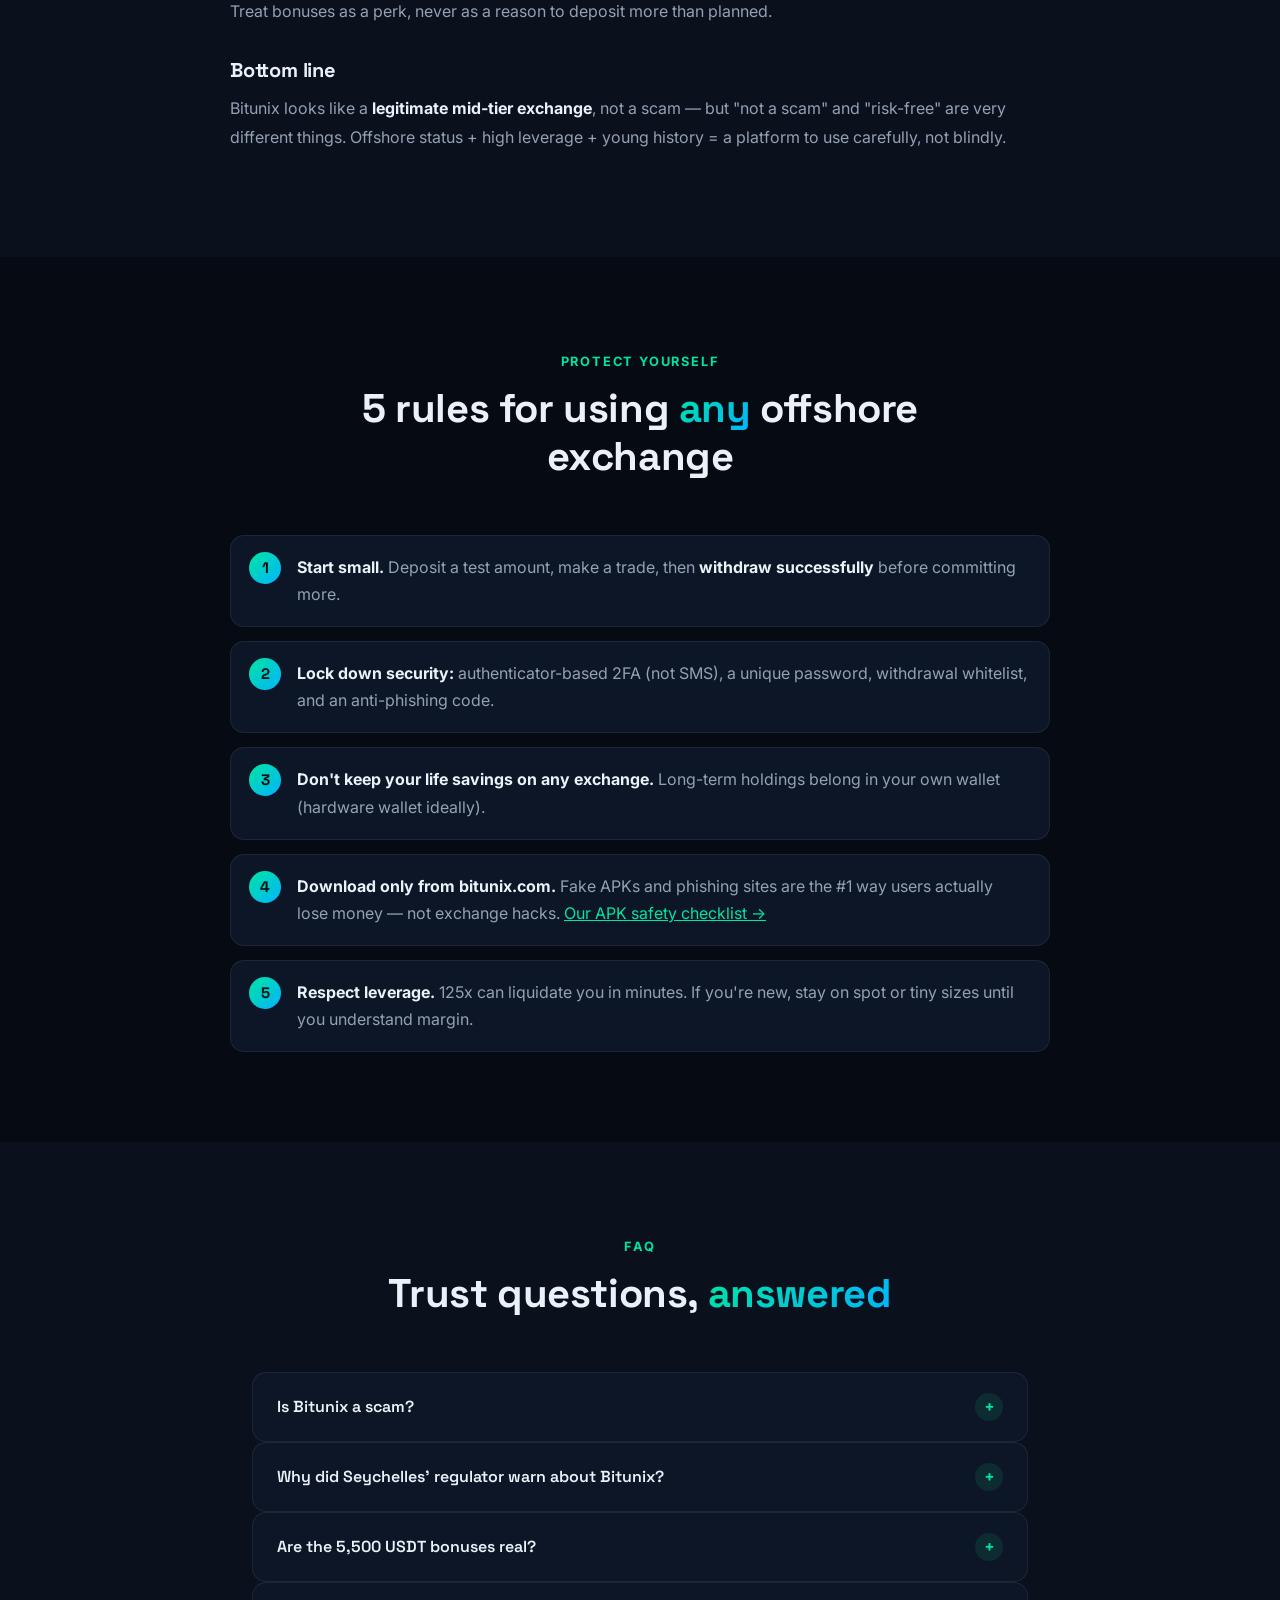
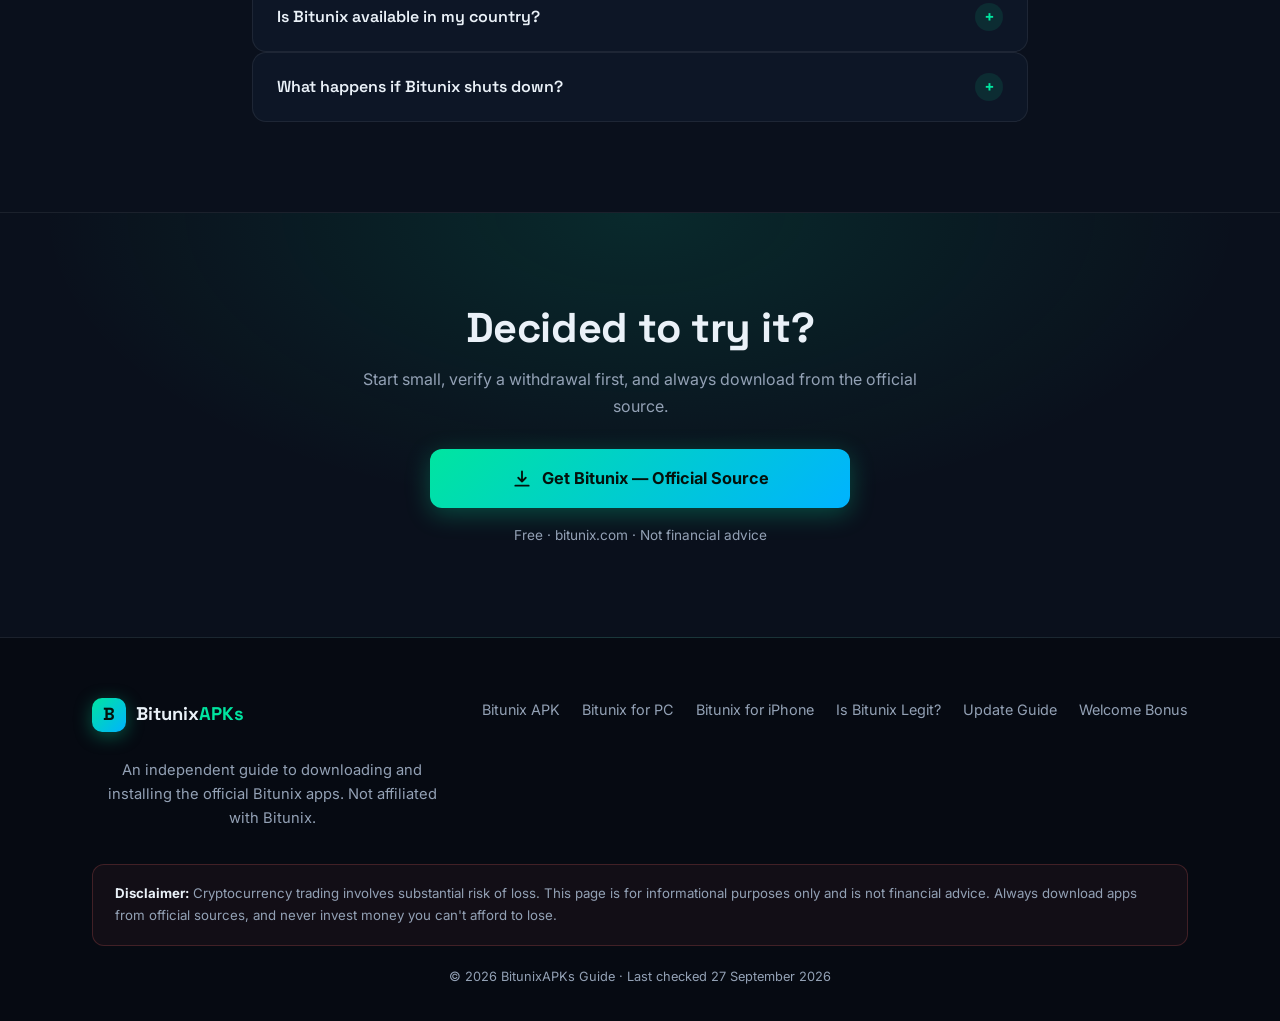
<file: is-bitunix-legit/index.html>
<!DOCTYPE html>
<html lang="en">
<head>
<meta charset="UTF-8">
<meta name="viewport" content="width=device-width, initial-scale=1.0">
<meta name="google-site-verification" content="bMIK9VrliOVAximd3tOW62-xwJnm-FFPr2Ftly0u1qo" />
<title>Is Bitunix Legit or a Scam? Honest 2026 Review & Safety Guide</title>
<meta name="description" content="Is Bitunix legit? Balanced 2026 review: regulation, security, proof of reserves, user reviews, red flags and how to stay safe. No hype — just facts.">
<link rel="canonical" href="https://bitunixapks.com/is-bitunix-legit/">
<meta property="og:title" content="Is Bitunix Legit or a Scam? Honest 2026 Review">
<meta property="og:description" content="Regulation, security, reviews and red flags — a balanced look at whether Bitunix is trustworthy.">
<meta property="og:type" content="website">
<link rel="preconnect" href="https://fonts.googleapis.com">
<link rel="preconnect" href="https://fonts.gstatic.com" crossorigin>
<link href="https://fonts.googleapis.com/css2?family=Inter:wght@400;500;600;700&family=Space+Grotesk:wght@500;600;700&display=swap" rel="stylesheet">
<link rel="stylesheet" href="../styles.css">
<link rel="icon" href="data:image/svg+xml,<svg xmlns='http://www.w3.org/2000/svg' viewBox='0 0 100 100'><rect width='100' height='100' rx='22' fill='%2300e5a0'/><text x='50' y='68' font-size='52' font-family='Arial' font-weight='bold' text-anchor='middle' fill='%2306101c'>B</text></svg>">
<script type="application/ld+json">
{"@context":"https://schema.org","@type":"FAQPage","mainEntity":[
{"@type":"Question","name":"Is Bitunix a legit exchange?","acceptedAnswer":{"@type":"Answer","text":"Bitunix is a real, operating crypto exchange founded in 2021 with millions of users, published proof of reserves and no major hacks to date. However, it is an offshore exchange without Tier-1 regulation, so treat it like any mid-tier platform: verify everything yourself and never keep more on it than you can afford to lose."}},
{"@type":"Question","name":"Is Bitunix regulated?","acceptedAnswer":{"@type":"Answer","text":"Bitunix holds some registrations (including MSB registrations) but is not regulated by a Tier-1 authority like the FCA, SEC or EU MiCA regulators. In November 2024, Seychelles' FSA warned that a Bitunix-linked entity was not licensed there. This offshore status is common for derivatives exchanges but means weaker consumer protection."}},
{"@type":"Question","name":"Has Bitunix ever been hacked?","acceptedAnswer":{"@type":"Answer","text":"As of September 2026, there are no public reports of a major hack or loss of user funds at Bitunix. The exchange publishes proof of reserves and maintains a user protection fund."}},
{"@type":"Question","name":"Can I trust Bitunix with my money?","acceptedAnswer":{"@type":"Answer","text":"No exchange deserves blind trust. Sensible precautions: enable 2FA and withdrawal whitelist, start with a small deposit, test a withdrawal before committing larger sums, and keep long-term holdings in your own wallet."}}
]}
</script>
</head>
<body>

<!-- ============ NAV ============ -->
<header class="nav" id="nav">
  <div class="nav-inner">
    <a href="/" class="logo">
      <span class="logo-mark">B</span>
      <span class="logo-text">Bitunix<em>APKs</em></span>
    </a>
    <nav class="nav-links" id="navLinks">
      <a href="/">Home</a>
      <a href="/pc/">For PC</a>
      <a href="/ios/">For iPhone</a>
      <a href="/is-bitunix-legit/">Is it Legit?</a>
      <a href="/update-bitunix-apk/">Update Guide</a>
      <a href="/referral-code/">Bonus</a>
    </nav>
    <a href="#download" class="btn btn-sm">Download</a>
    <button class="hamburger" id="hamburger" aria-label="Menu"><span></span><span></span><span></span></button>
  </div>
</header>

<!-- ============ PAGE HERO ============ -->
<section class="page-hero">
  <div class="container">
    <div class="crumbs"><a href="/">Home</a> &nbsp;→&nbsp; Is Bitunix Legit?</div>
    <h1>Is Bitunix <span class="grad">legit</span> or a scam?</h1>
    <p class="lede">The honest 2026 answer: Bitunix is a real, operating exchange — but it's offshore and young. Here's the full picture so you can decide for yourself.</p>
  </div>
</section>

<!-- ============ VERDICT ============ -->
<section class="section">
  <div class="container">
    <div class="who-grid" style="max-width:960px;margin:0 auto">
      <div class="who good reveal">
        <h4>✅ Signs it's legitimate</h4>
        <ul>
          <li>Operating since <strong>2021</strong> with 5M+ claimed users in 100+ countries</li>
          <li><strong>Proof of reserves</strong> published and verifiable</li>
          <li>User <strong>protection fund</strong> (tens of millions in reserves)</li>
          <li><strong>No major hacks</strong> or loss-of-funds incidents reported to date</li>
          <li>Real trading volume (~$1.8B daily spot) — not a ghost exchange</li>
          <li>24/7 support in 14 languages, active development</li>
        </ul>
      </div>
      <div class="who bad reveal">
        <h4>🚫 Reasons for caution</h4>
        <ul>
          <li><strong>Offshore</strong> — no Tier-1 license (FCA, SEC, MiCA)</li>
          <li>Seychelles FSA <strong>warning</strong> (Nov 2024) about an unlicensed linked entity</li>
          <li><strong>Young exchange</strong> — 5 years is short in crypto</li>
          <li>Mixed user reviews — ~3.5/5 on Trustpilot</li>
          <li>High-leverage products (125x) are inherently risky</li>
          <li>Support quality reports vary by region</li>
        </ul>
      </div>
    </div>
  </div>
</section>

<!-- ============ DEEP DIVE ============ -->
<section class="section" style="background:var(--bg2)">
  <div class="container">
    <div class="sec-head reveal">
      <span class="kicker">The details</span>
      <h2>What the <span class="grad">evidence</span> says</h2>
    </div>
    <div class="prose reveal">
      <h3>Regulation — the real story</h3>
      <p>Bitunix holds money-services registrations in some jurisdictions, but it is <strong>not supervised by any top-tier financial regulator</strong>. This is normal for derivatives-focused crypto exchanges (many competitors are structured the same way), but it means consumer protection is weaker than with a licensed broker: if something goes wrong, you have limited legal recourse.</p>
      <h3>Security track record</h3>
      <p>As of September 2026, <strong>no public hack or insolvency event</strong> has been reported. The exchange uses cold storage for most funds, offers 2FA, anti-phishing codes and withdrawal address whitelisting, and publishes proof of reserves. That's a solid operational baseline — though remember, PoR snapshots don't guarantee full solvency.</p>
      <h3>The bonus question</h3>
      <p>Bitunix advertises <strong>up to 5,500 USDT in newcomer bonuses</strong>. These are real but <strong>heavily tiered</strong>: the headline number requires large deposits and trading volume. A typical new user realistically unlocks a small fraction. Treat bonuses as a perk, never as a reason to deposit more than planned.</p>
      <h3>Bottom line</h3>
      <p>Bitunix looks like a <strong>legitimate mid-tier exchange</strong>, not a scam — but "not a scam" and "risk-free" are very different things. Offshore status + high leverage + young history = a platform to use carefully, not blindly.</p>
    </div>
  </div>
</section>

<!-- ============ STAY SAFE ============ -->
<section class="section">
  <div class="container">
    <div class="sec-head reveal">
      <span class="kicker">Protect yourself</span>
      <h2>5 rules for using <span class="grad">any</span> offshore exchange</h2>
    </div>
    <ol class="nsteps reveal">
      <li><strong>Start small.</strong> Deposit a test amount, make a trade, then <strong>withdraw successfully</strong> before committing more.</li>
      <li><strong>Lock down security:</strong> authenticator-based 2FA (not SMS), a unique password, withdrawal whitelist, and an anti-phishing code.</li>
      <li><strong>Don't keep your life savings on any exchange.</strong> Long-term holdings belong in your own wallet (hardware wallet ideally).</li>
      <li><strong>Download only from bitunix.com.</strong> Fake APKs and phishing sites are the #1 way users actually lose money — not exchange hacks. <a href="/" style="color:var(--accent)">Our APK safety checklist →</a></li>
      <li><strong>Respect leverage.</strong> 125x can liquidate you in minutes. If you're new, stay on spot or tiny sizes until you understand margin.</li>
    </ol>
  </div>
</section>

<!-- ============ FAQ ============ -->
<section class="section" style="background:var(--bg2)">
  <div class="container narrow">
    <div class="sec-head reveal">
      <span class="kicker">FAQ</span>
      <h2>Trust questions, <span class="grad">answered</span></h2>
    </div>
    <div class="reveal">
      <div class="acc-item"><button class="acc-q">Is Bitunix a scam?<span class="plus">+</span></button><div class="acc-a"><p>All available evidence says no — it's a functioning exchange with real volume, published reserves and no major incidents since 2021. But it's offshore and young, so apply the safety rules above rather than trusting blindly.</p></div></div>
      <div class="acc-item"><button class="acc-q">Why did Seychelles' regulator warn about Bitunix?<span class="plus">+</span></button><div class="acc-a"><p>In November 2024, the Seychelles FSA stated that a Bitunix-linked entity was not licensed by them. It was a licensing notice, not a fraud finding — but it confirms Bitunix doesn't hold a Seychelles license, so don't assume otherwise.</p></div></div>
      <div class="acc-item"><button class="acc-q">Are the 5,500 USDT bonuses real?<span class="plus">+</span></button><div class="acc-a"><p>Yes, but tiered. The full headline amount requires very large deposits and volume. Typical new users unlock far less (often tens of USDT). Read the campaign terms before depositing.</p></div></div>
      <div class="acc-item"><button class="acc-q">Is Bitunix available in my country?<span class="plus">+</span></button><div class="acc-a"><p>Bitunix serves 100+ countries but restricts some jurisdictions (notably the US and sanctioned regions). Check their terms of service for the current restricted list before signing up.</p></div></div>
      <div class="acc-item"><button class="acc-q">What happens if Bitunix shuts down?<span class="plus">+</span></button><div class="acc-a"><p>As an offshore exchange, you'd have limited recourse — which is exactly why you shouldn't store long-term holdings on it. Keep trading balances modest and withdraw profits regularly.</p></div></div>
    </div>
  </div>
</section>

<!-- ============ CTA ============ -->
<section class="cta" id="download">
  <div class="container reveal">
    <h2>Decided to try it?</h2>
    <p>Start small, verify a withdrawal first, and always download from the official source.</p>
    <a href="https://www.bitunix.com/download" class="btn btn-big" target="_blank" rel="noopener">
      <svg viewBox="0 0 24 24" width="20" height="20"><path d="M12 3v12m0 0l-4.5-4.5M12 15l4.5-4.5M4 20h16" fill="none" stroke="currentColor" stroke-width="2.2" stroke-linecap="round" stroke-linejoin="round"/></svg>
      Get Bitunix — Official Source
    </a>
    <div class="cta-note">Free · bitunix.com · Not financial advice</div>
  </div>
</section>

<!-- ============ FOOTER ============ -->
<footer>
  <div class="container foot-grid">
    <div>
      <a href="/" class="logo"><span class="logo-mark">B</span><span class="logo-text">Bitunix<em>APKs</em></span></a>
      <p class="fine">An independent guide to downloading and installing the official Bitunix apps. Not affiliated with Bitunix.</p>
    </div>
    <div class="foot-links">
      <a href="/">Bitunix APK</a>
      <a href="/pc/">Bitunix for PC</a>
      <a href="/ios/">Bitunix for iPhone</a>
      <a href="/is-bitunix-legit/">Is Bitunix Legit?</a>
      <a href="/update-bitunix-apk/">Update Guide</a>
      <a href="/referral-code/">Welcome Bonus</a>
    </div>
  </div>
  <div class="container">
    <p class="disclaimer"><strong>Disclaimer:</strong> Cryptocurrency trading involves substantial risk of loss. This page is for informational purposes only and is not financial advice. Always download apps from official sources, and never invest money you can't afford to lose.</p>
    <p class="copy">© 2026 BitunixAPKs Guide · Last checked 27 September 2026</p>
  </div>
</footer>

<script src="../script.js"></script>
</body>
</html>
</file>
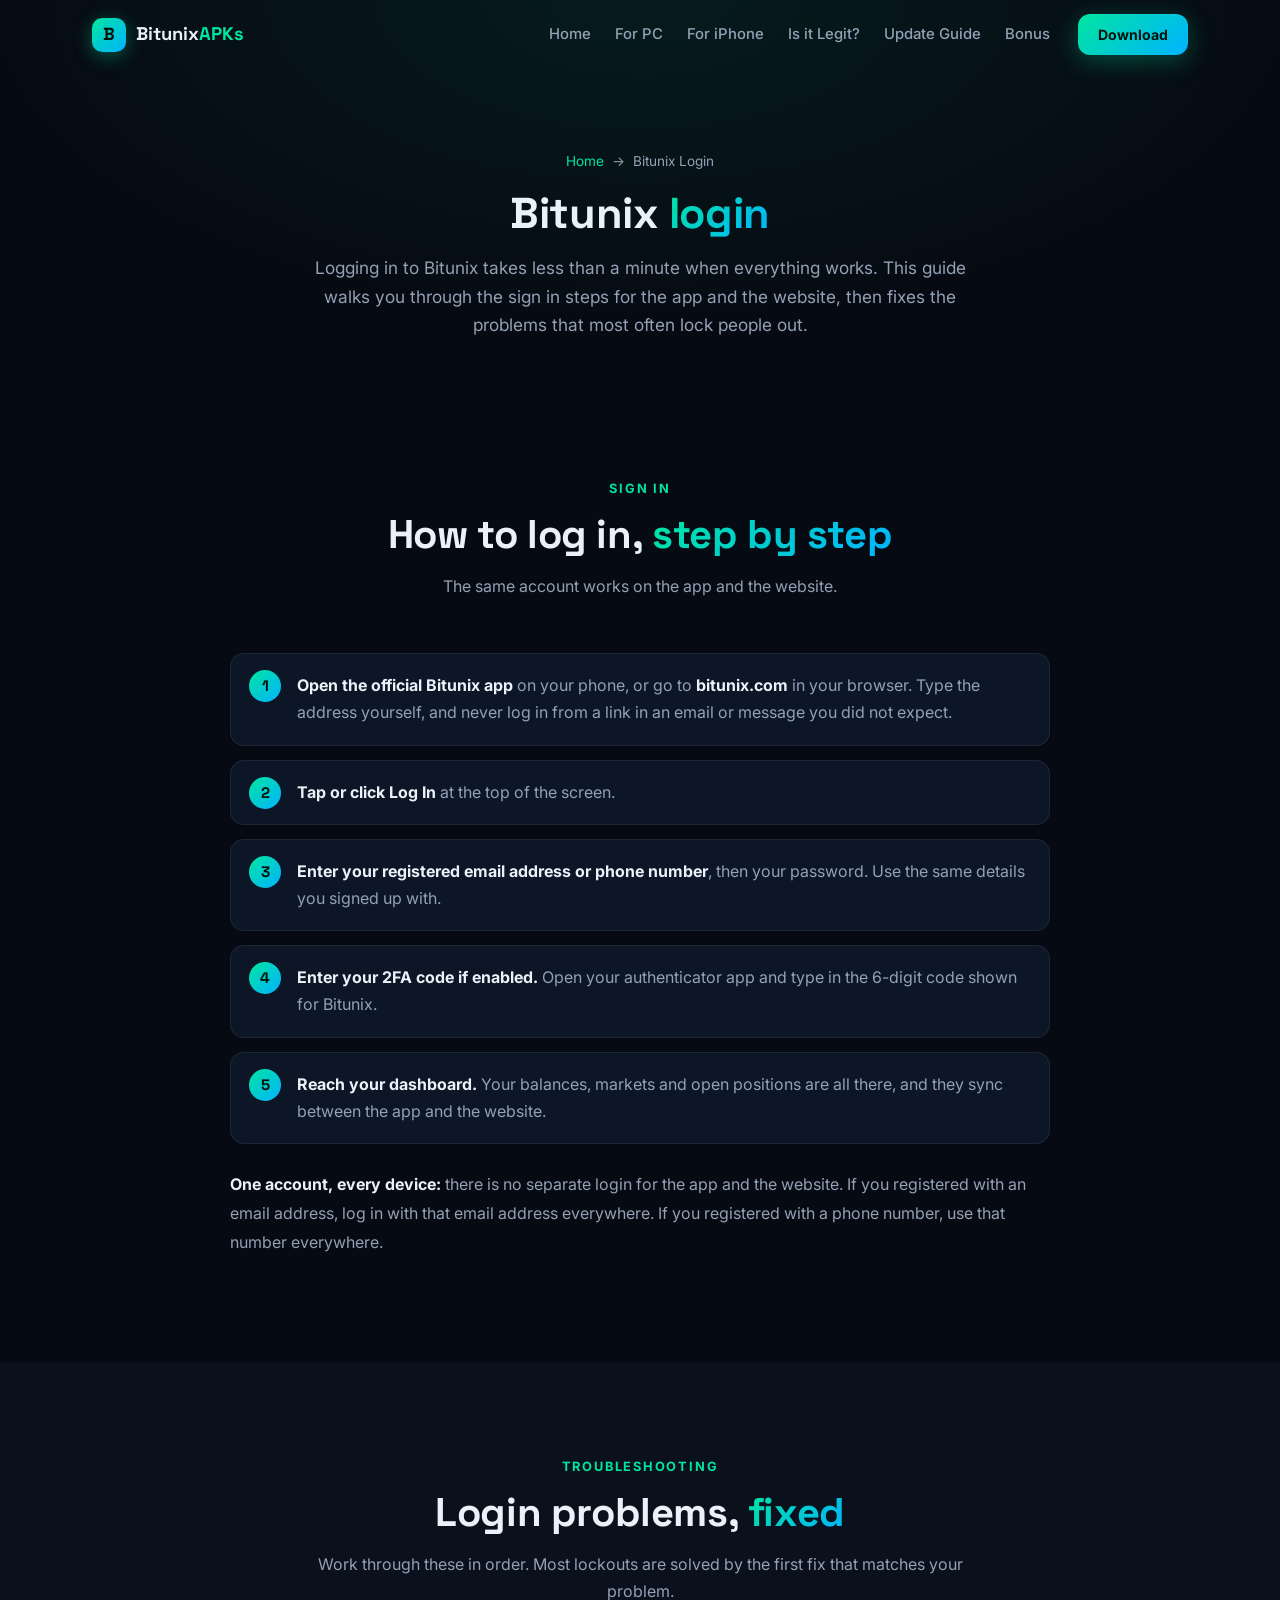
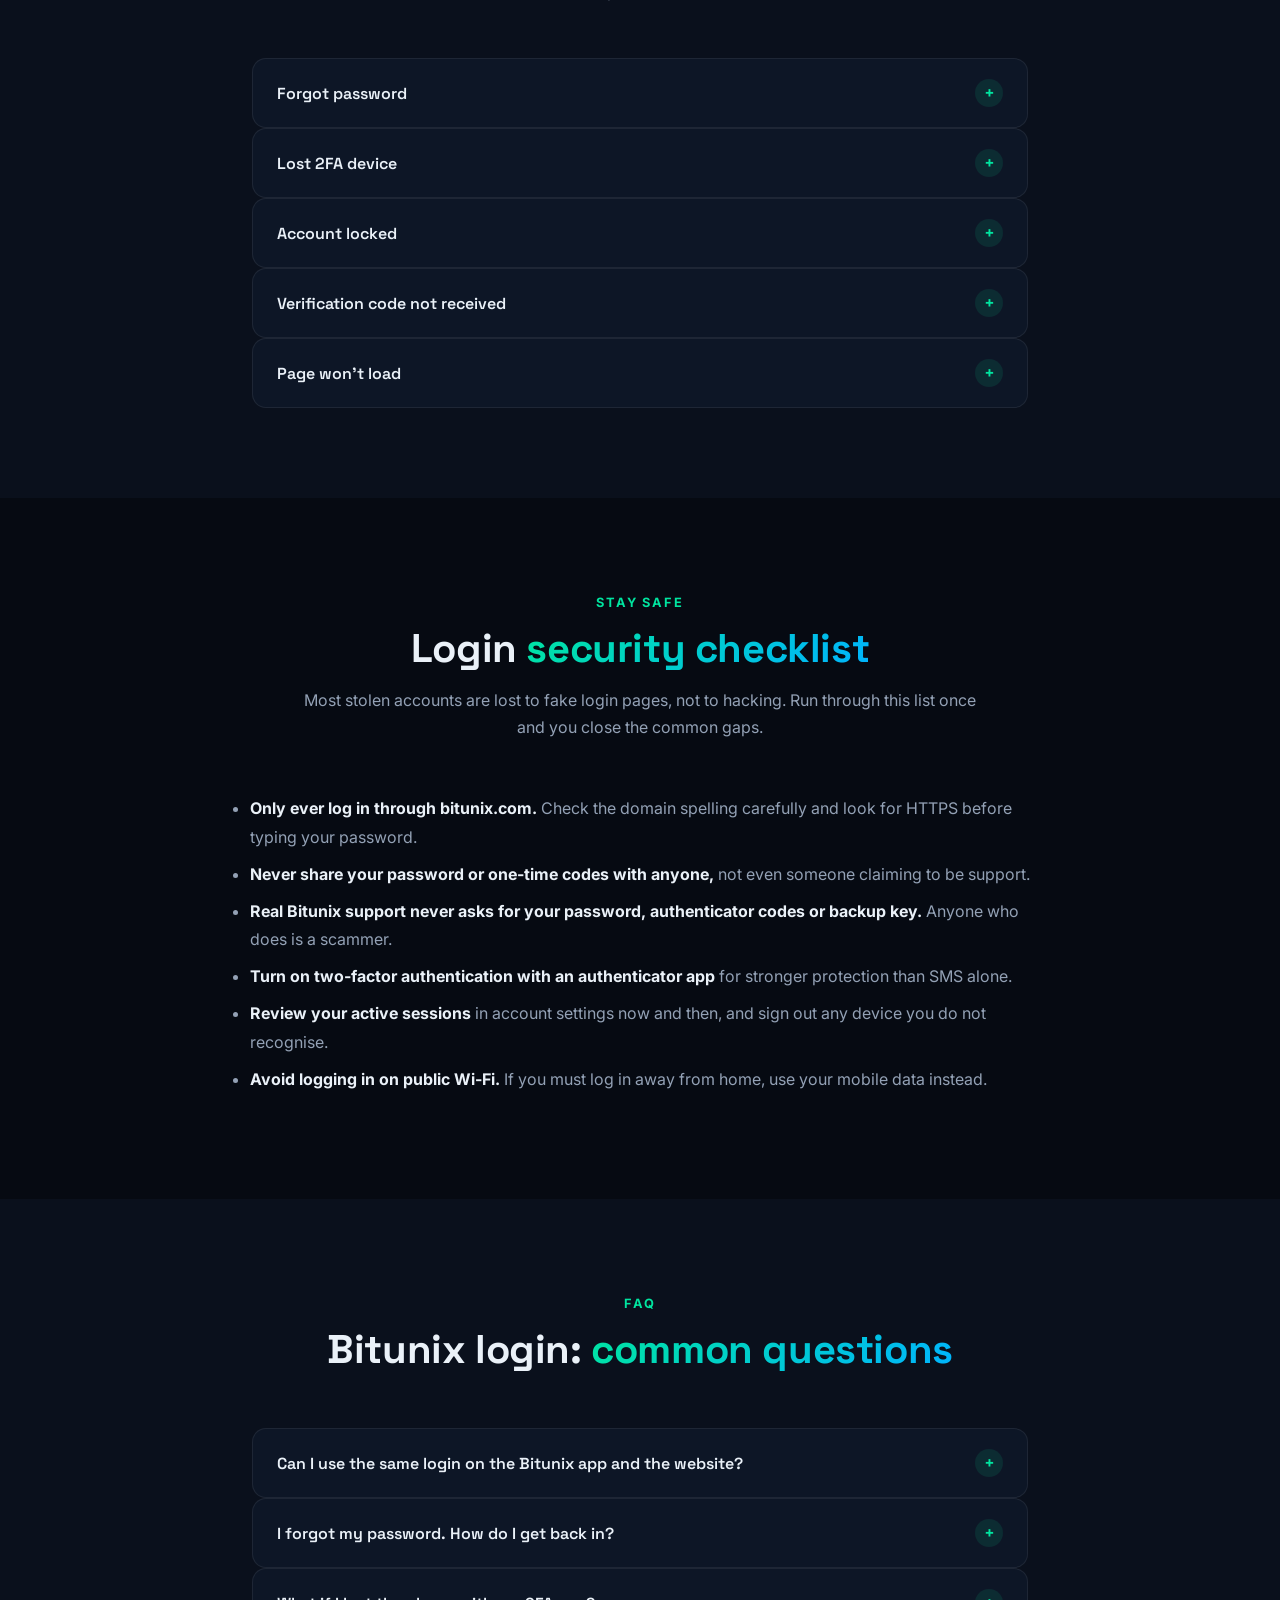
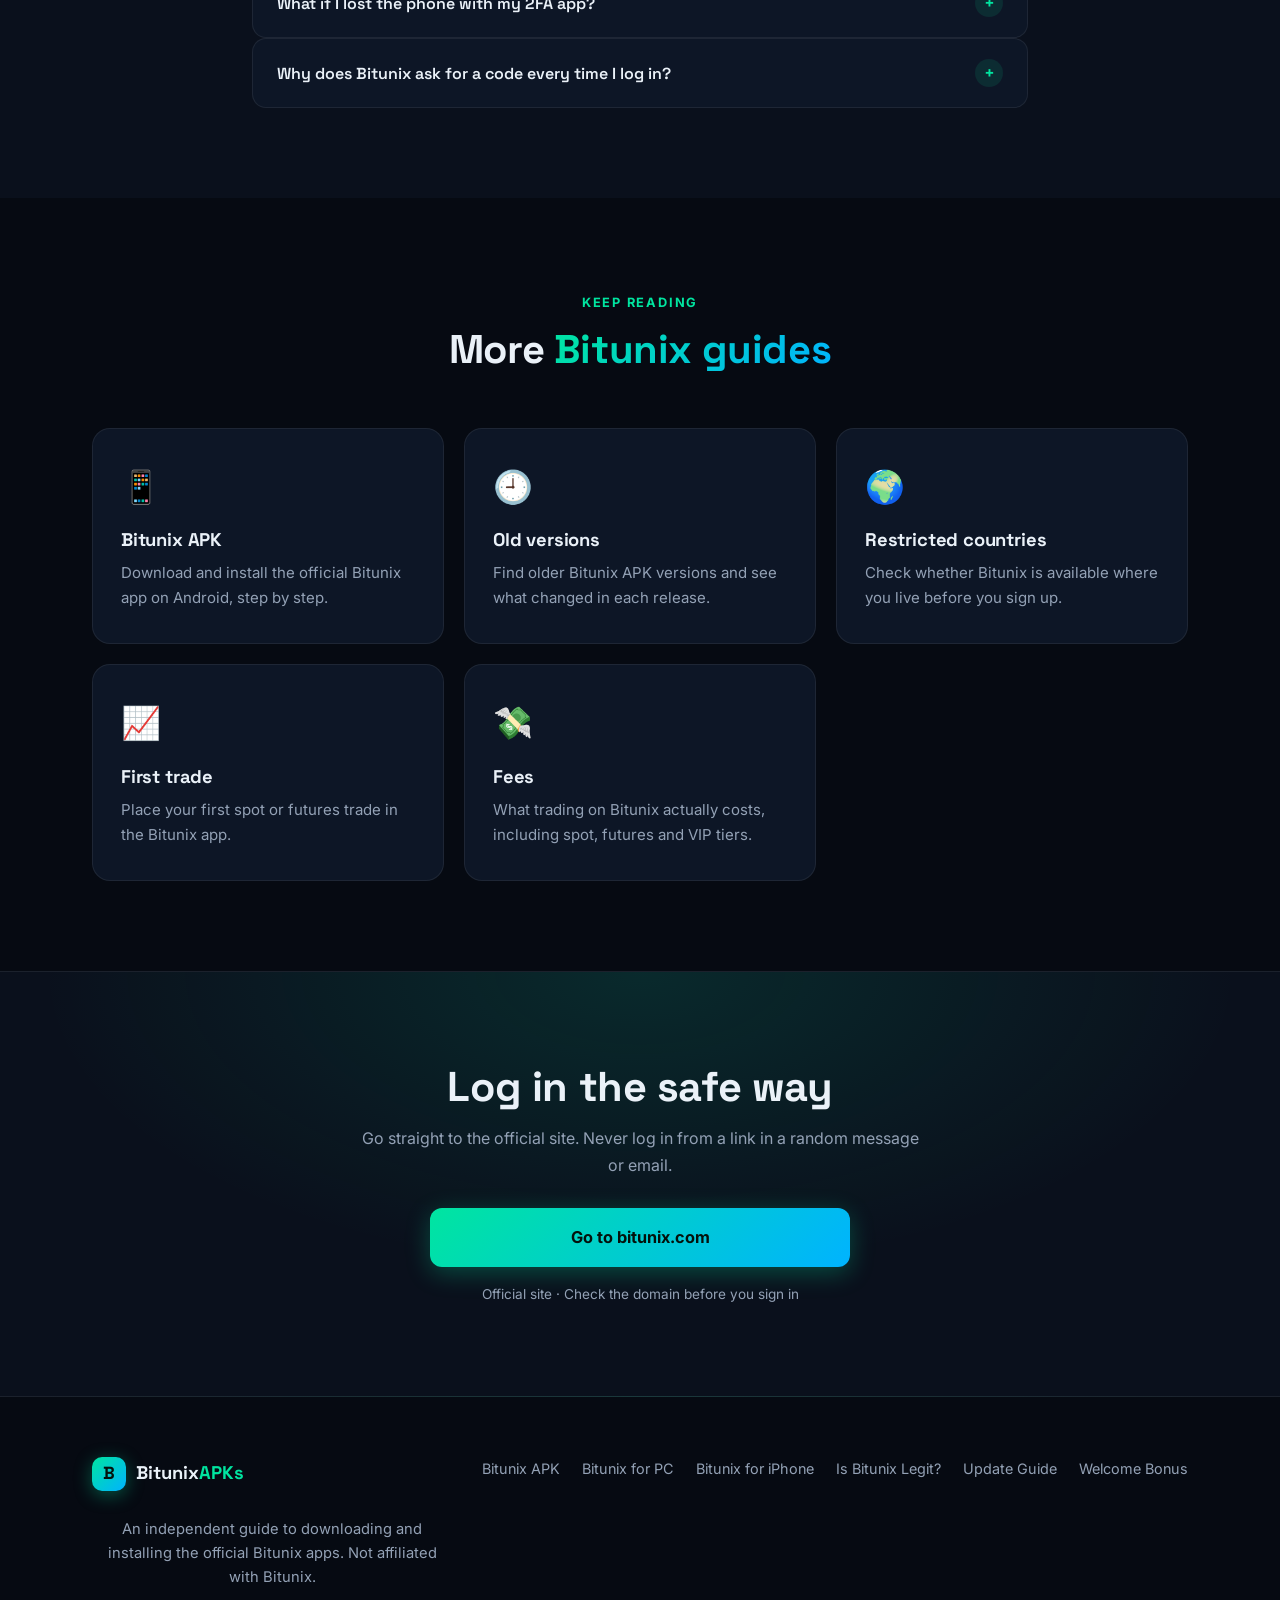
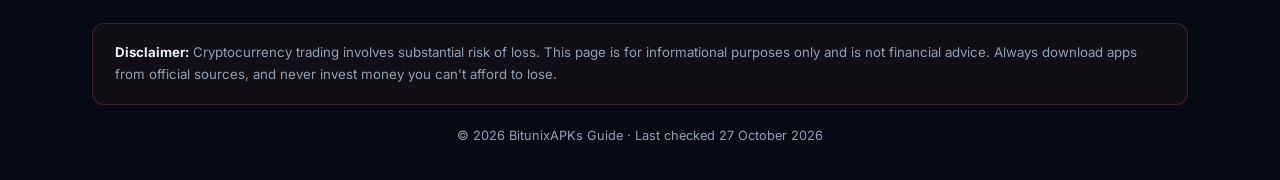
<file: login/index.html>
<!DOCTYPE html>
<html lang="en">
<head>
<meta charset="UTF-8">
<meta name="viewport" content="width=device-width, initial-scale=1.0">
<meta name="google-site-verification" content="bMIK9VrliOVAximd3tOW62-xwJnm-FFPr2Ftly0u1qo" />
<title>Bitunix Login - Sign In Guide &amp; Troubleshooting (2026)</title>
<meta name="description" content="How to log in to Bitunix on app and web, plus fixes for forgot password, lost 2FA, locked accounts and missing codes.">
<link rel="canonical" href="https://bitunixapks.com/login/">
<meta property="og:title" content="Bitunix Login - Sign In Guide & Troubleshooting">
<meta property="og:description" content="Log in to Bitunix on app and web, and fix the problems that most often lock people out.">
<meta property="og:type" content="website">
<link rel="preconnect" href="https://fonts.googleapis.com">
<link rel="preconnect" href="https://fonts.gstatic.com" crossorigin>
<link href="https://fonts.googleapis.com/css2?family=Inter:wght@400;500;600;700&family=Space+Grotesk:wght@500;600;700&display=swap" rel="stylesheet">
<link rel="stylesheet" href="../styles.css">
<link rel="icon" href="data:image/svg+xml,<svg xmlns='http://www.w3.org/2000/svg' viewBox='0 0 100 100'><rect width='100' height='100' rx='22' fill='%2300e5a0'/><text x='50' y='68' font-size='52' font-family='Arial' font-weight='bold' text-anchor='middle' fill='%2306101c'>B</text></svg>">
<script type="application/ld+json">
{"@context":"https://schema.org","@type":"FAQPage","mainEntity":[
{"@type":"Question","name":"Can I use the same login on the Bitunix app and the website?","acceptedAnswer":{"@type":"Answer","text":"Yes. Your Bitunix account works on both the app and the website. Log in with the same registered email address or phone number and password, and your balances and open positions sync across devices."}},
{"@type":"Question","name":"I forgot my password. How do I get back in?","acceptedAnswer":{"@type":"Answer","text":"On the login page, tap Forgot Password and enter the email address or phone number on your account. Bitunix sends a reset link or code to your registered email. Follow it to set a new password, then log in again. If the email does not arrive, check your spam folder and confirm you typed the address you registered with."}},
{"@type":"Question","name":"What if I lost the phone with my 2FA app?","acceptedAnswer":{"@type":"Answer","text":"If you saved a backup key when you set up two-factor authentication, use it to restore your authenticator on a new phone. If you did not save one, you will need to verify your identity through official Bitunix support before 2FA can be reset."}},
{"@type":"Question","name":"Why does Bitunix ask for a code every time I log in?","acceptedAnswer":{"@type":"Answer","text":"That is two-factor authentication doing its job. Even if someone learns your password, they still cannot get in without the code from your authenticator app. Keep your phone clock set to automatic so your codes stay in sync."}}
]}
</script>
</head>
<body>

<!-- ============ NAV ============ -->
<header class="nav" id="nav">
  <div class="nav-inner">
    <a href="/" class="logo">
      <span class="logo-mark">B</span>
      <span class="logo-text">Bitunix<em>APKs</em></span>
    </a>
    <nav class="nav-links" id="navLinks">
      <a href="/">Home</a>
      <a href="/pc/">For PC</a>
      <a href="/ios/">For iPhone</a>
      <a href="/is-bitunix-legit/">Is it Legit?</a>
      <a href="/update-bitunix-apk/">Update Guide</a>
      <a href="/referral-code/">Bonus</a>
    </nav>
    <a href="#download" class="btn btn-sm">Download</a>
    <button class="hamburger" id="hamburger" aria-label="Menu"><span></span><span></span><span></span></button>
  </div>
</header>

<!-- ============ PAGE HERO ============ -->
<section class="page-hero">
  <div class="container">
    <div class="crumbs"><a href="/">Home</a> &nbsp;→&nbsp; Bitunix Login</div>
    <h1>Bitunix <span class="grad">login</span></h1>
    <p class="lede">Logging in to Bitunix takes less than a minute when everything works. This guide walks you through the sign in steps for the app and the website, then fixes the problems that most often lock people out.</p>
  </div>
</section>

<!-- ============ HOW TO LOG IN ============ -->
<section class="section">
  <div class="container">
    <div class="sec-head reveal">
      <span class="kicker">Sign in</span>
      <h2>How to log in, <span class="grad">step by step</span></h2>
      <p class="sec-sub">The same account works on the app and the website.</p>
    </div>
    <ol class="nsteps reveal">
      <li><strong>Open the official Bitunix app</strong> on your phone, or go to <strong>bitunix.com</strong> in your browser. Type the address yourself, and never log in from a link in an email or message you did not expect.</li>
      <li><strong>Tap or click Log In</strong> at the top of the screen.</li>
      <li><strong>Enter your registered email address or phone number</strong>, then your password. Use the same details you signed up with.</li>
      <li><strong>Enter your 2FA code if enabled.</strong> Open your authenticator app and type in the 6-digit code shown for Bitunix.</li>
      <li><strong>Reach your dashboard.</strong> Your balances, markets and open positions are all there, and they sync between the app and the website.</li>
    </ol>
    <div class="prose reveal" style="margin-top:26px">
      <p><strong>One account, every device:</strong> there is no separate login for the app and the website. If you registered with an email address, log in with that email address everywhere. If you registered with a phone number, use that number everywhere.</p>
    </div>
  </div>
</section>

<!-- ============ TROUBLESHOOTING ============ -->
<section class="section" style="background:var(--bg2)">
  <div class="container narrow">
    <div class="sec-head reveal">
      <span class="kicker">Troubleshooting</span>
      <h2>Login problems, <span class="grad">fixed</span></h2>
      <p class="sec-sub">Work through these in order. Most lockouts are solved by the first fix that matches your problem.</p>
    </div>
    <div class="reveal">
      <div class="acc-item"><button class="acc-q">Forgot password<span class="plus">+</span></button><div class="acc-a"><p>On the login page, tap Forgot Password and enter the email address or phone number on your account. Bitunix sends a reset link or code to your registered email. Follow it to set a new password, then log in again. If the email does not arrive, check your spam folder and confirm you typed the address you registered with.</p></div></div>
      <div class="acc-item"><button class="acc-q">Lost 2FA device<span class="plus">+</span></button><div class="acc-a"><p>If you saved a backup key when you set up 2FA, use it to restore your authenticator on a new phone. If you did not save one, you will need to verify your identity through official Bitunix support before 2FA can be reset. This takes time by design, because it protects your funds. Once you are back in, store your new backup key somewhere safe and offline.</p></div></div>
      <div class="acc-item"><button class="acc-q">Account locked<span class="plus">+</span></button><div class="acc-a"><p>Several failed login attempts in a row can temporarily lock your account. Wait a while, then try again with the correct details. Do not keep guessing, because more failed attempts can extend the lock. If the lock does not lift, contact official Bitunix support from the official site or app and be ready to prove the account is yours.</p></div></div>
      <div class="acc-item"><button class="acc-q">Verification code not received<span class="plus">+</span></button><div class="acc-a"><p>For email codes, check your spam or promotions folder first. For authenticator codes, make sure your phone clock is set to automatic, because a wrong time makes codes fail. Then ask for a new code and enter it quickly, since codes expire within seconds.</p></div></div>
      <div class="acc-item"><button class="acc-q">Page won't load<span class="plus">+</span></button><div class="acc-a"><p>Update your browser to the latest version, clear cache and cookies for the site, and try again. If it still fails, try another device or network to rule out a problem on your side. If the official site itself is down, wait and retry later.</p></div></div>
    </div>
  </div>
</section>

<!-- ============ SECURITY CHECKLIST ============ -->
<section class="section">
  <div class="container">
    <div class="sec-head reveal">
      <span class="kicker">Stay safe</span>
      <h2>Login <span class="grad">security checklist</span></h2>
      <p class="sec-sub">Most stolen accounts are lost to fake login pages, not to hacking. Run through this list once and you close the common gaps.</p>
    </div>
    <div class="prose reveal">
      <ul>
        <li><strong>Only ever log in through bitunix.com.</strong> Check the domain spelling carefully and look for HTTPS before typing your password.</li>
        <li><strong>Never share your password or one-time codes with anyone,</strong> not even someone claiming to be support.</li>
        <li><strong>Real Bitunix support never asks for your password, authenticator codes or backup key.</strong> Anyone who does is a scammer.</li>
        <li><strong>Turn on two-factor authentication with an authenticator app</strong> for stronger protection than SMS alone.</li>
        <li><strong>Review your active sessions</strong> in account settings now and then, and sign out any device you do not recognise.</li>
        <li><strong>Avoid logging in on public Wi-Fi.</strong> If you must log in away from home, use your mobile data instead.</li>
      </ul>
    </div>
  </div>
</section>

<!-- ============ FAQ ============ -->
<section class="section" style="background:var(--bg2)">
  <div class="container narrow">
    <div class="sec-head reveal">
      <span class="kicker">FAQ</span>
      <h2>Bitunix login: <span class="grad">common questions</span></h2>
    </div>
    <div class="reveal">
      <div class="acc-item"><button class="acc-q">Can I use the same login on the Bitunix app and the website?<span class="plus">+</span></button><div class="acc-a"><p>Yes. Your Bitunix account works on both. Log in with the same registered email address or phone number and password, and your balances and open positions sync across devices.</p></div></div>
      <div class="acc-item"><button class="acc-q">I forgot my password. How do I get back in?<span class="plus">+</span></button><div class="acc-a"><p>Use the Forgot Password link on the login page and enter the email address or phone number on your account. Bitunix sends a reset link or code to your registered email. If you no longer have access to that email, contact official Bitunix support and be ready to verify your identity.</p></div></div>
      <div class="acc-item"><button class="acc-q">What if I lost the phone with my 2FA app?<span class="plus">+</span></button><div class="acc-a"><p>If you saved a backup key when you set up 2FA, use it to restore your authenticator on a new phone. If you did not save one, you will need to verify your identity through official Bitunix support before 2FA can be reset.</p></div></div>
      <div class="acc-item"><button class="acc-q">Why does Bitunix ask for a code every time I log in?<span class="plus">+</span></button><div class="acc-a"><p>That is two-factor authentication doing its job. Even if someone learns your password, they still cannot get in without the code from your authenticator app. Keep your phone clock set to automatic so your codes stay in sync.</p></div></div>
    </div>
  </div>
</section>

<!-- ============ MORE GUIDES ============ -->
<section class="section">
  <div class="container">
    <div class="sec-head reveal">
      <span class="kicker">Keep reading</span>
      <h2>More <span class="grad">Bitunix guides</span></h2>
    </div>
    <div class="cards-3 reveal">
      <a class="card" href="/" style="text-decoration:none;color:inherit"><div class="card-icon">📱</div><h3>Bitunix APK</h3><p>Download and install the official Bitunix app on Android, step by step.</p></a>
      <a class="card" href="/old-versions/" style="text-decoration:none;color:inherit"><div class="card-icon">🕘</div><h3>Old versions</h3><p>Find older Bitunix APK versions and see what changed in each release.</p></a>
      <a class="card" href="/countries/" style="text-decoration:none;color:inherit"><div class="card-icon">🌍</div><h3>Restricted countries</h3><p>Check whether Bitunix is available where you live before you sign up.</p></a>
      <a class="card" href="/first-trade/" style="text-decoration:none;color:inherit"><div class="card-icon">📈</div><h3>First trade</h3><p>Place your first spot or futures trade in the Bitunix app.</p></a>
      <a class="card" href="/fees/" style="text-decoration:none;color:inherit"><div class="card-icon">💸</div><h3>Fees</h3><p>What trading on Bitunix actually costs, including spot, futures and VIP tiers.</p></a>
    </div>
  </div>
</section>

<!-- ============ CTA ============ -->
<section class="cta" id="download">
  <div class="container reveal">
    <h2>Log in the safe way</h2>
    <p>Go straight to the official site. Never log in from a link in a random message or email.</p>
    <a href="https://www.bitunix.com/" class="btn btn-big" target="_blank" rel="noopener">
      Go to bitunix.com
    </a>
    <div class="cta-note">Official site · Check the domain before you sign in</div>
  </div>
</section>

<!-- ============ FOOTER ============ -->
<footer>
  <div class="container foot-grid">
    <div>
      <a href="/" class="logo"><span class="logo-mark">B</span><span class="logo-text">Bitunix<em>APKs</em></span></a>
      <p class="fine">An independent guide to downloading and installing the official Bitunix apps. Not affiliated with Bitunix.</p>
    </div>
    <div class="foot-links">
      <a href="/">Bitunix APK</a>
      <a href="/pc/">Bitunix for PC</a>
      <a href="/ios/">Bitunix for iPhone</a>
      <a href="/is-bitunix-legit/">Is Bitunix Legit?</a>
      <a href="/update-bitunix-apk/">Update Guide</a>
      <a href="/referral-code/">Welcome Bonus</a>
    </div>
  </div>
  <div class="container">
    <p class="disclaimer"><strong>Disclaimer:</strong> Cryptocurrency trading involves substantial risk of loss. This page is for informational purposes only and is not financial advice. Always download apps from official sources, and never invest money you can't afford to lose.</p>
    <p class="copy">© 2026 BitunixAPKs Guide · Last checked 27 October 2026</p>
  </div>
</footer>

<script src="../script.js"></script>
</body>
</html>
</file>
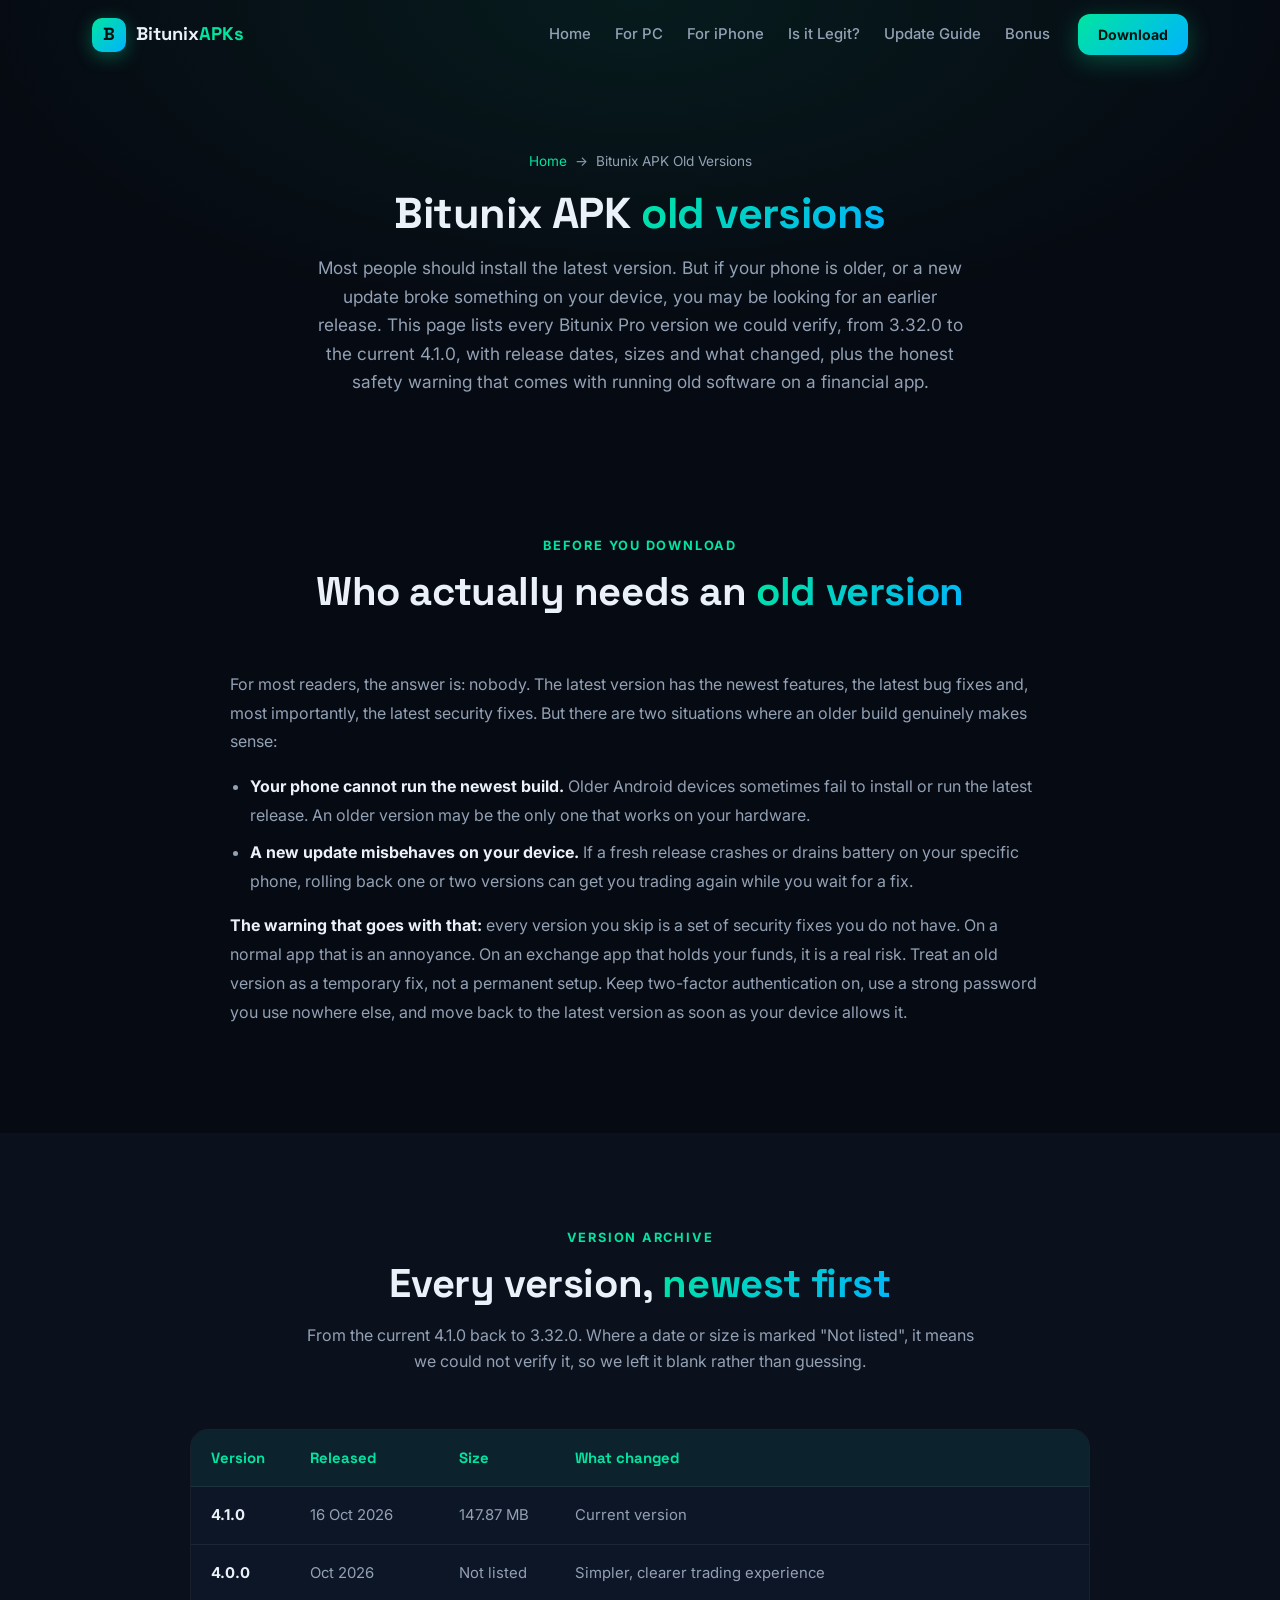
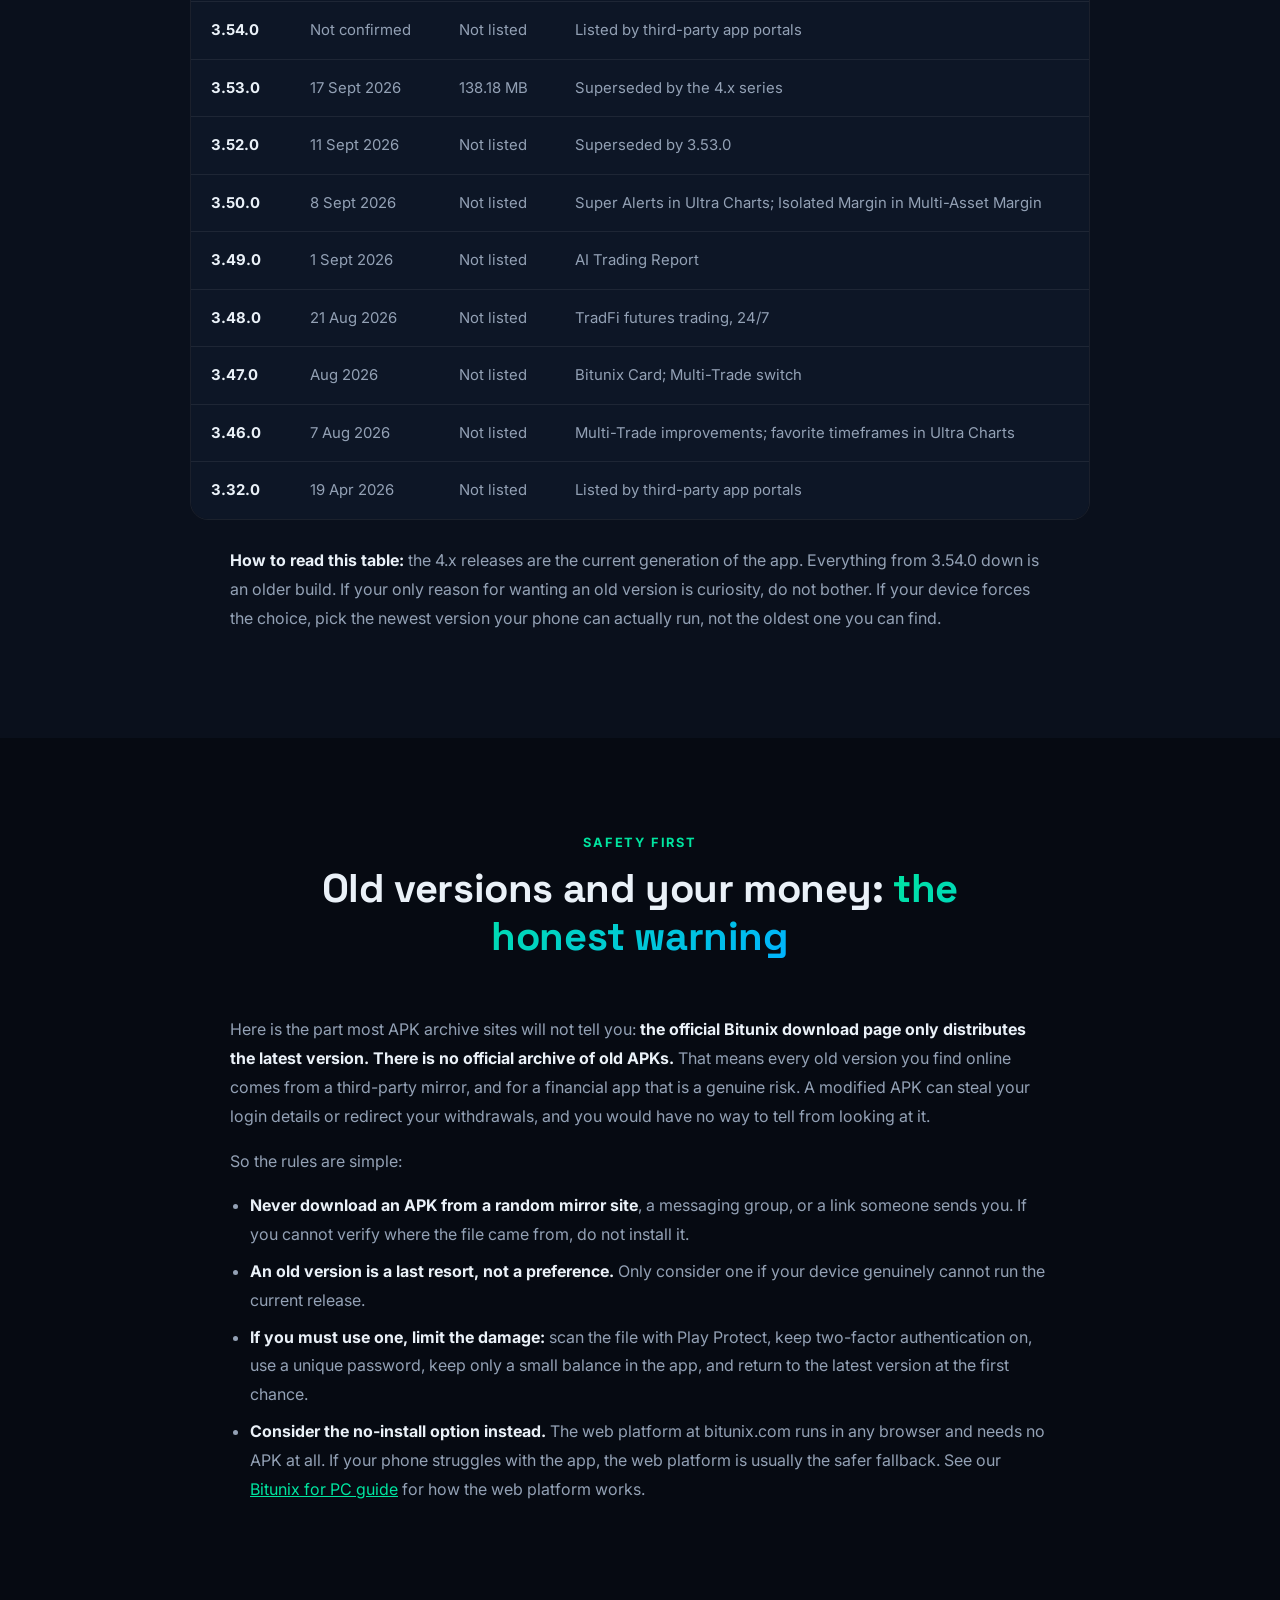
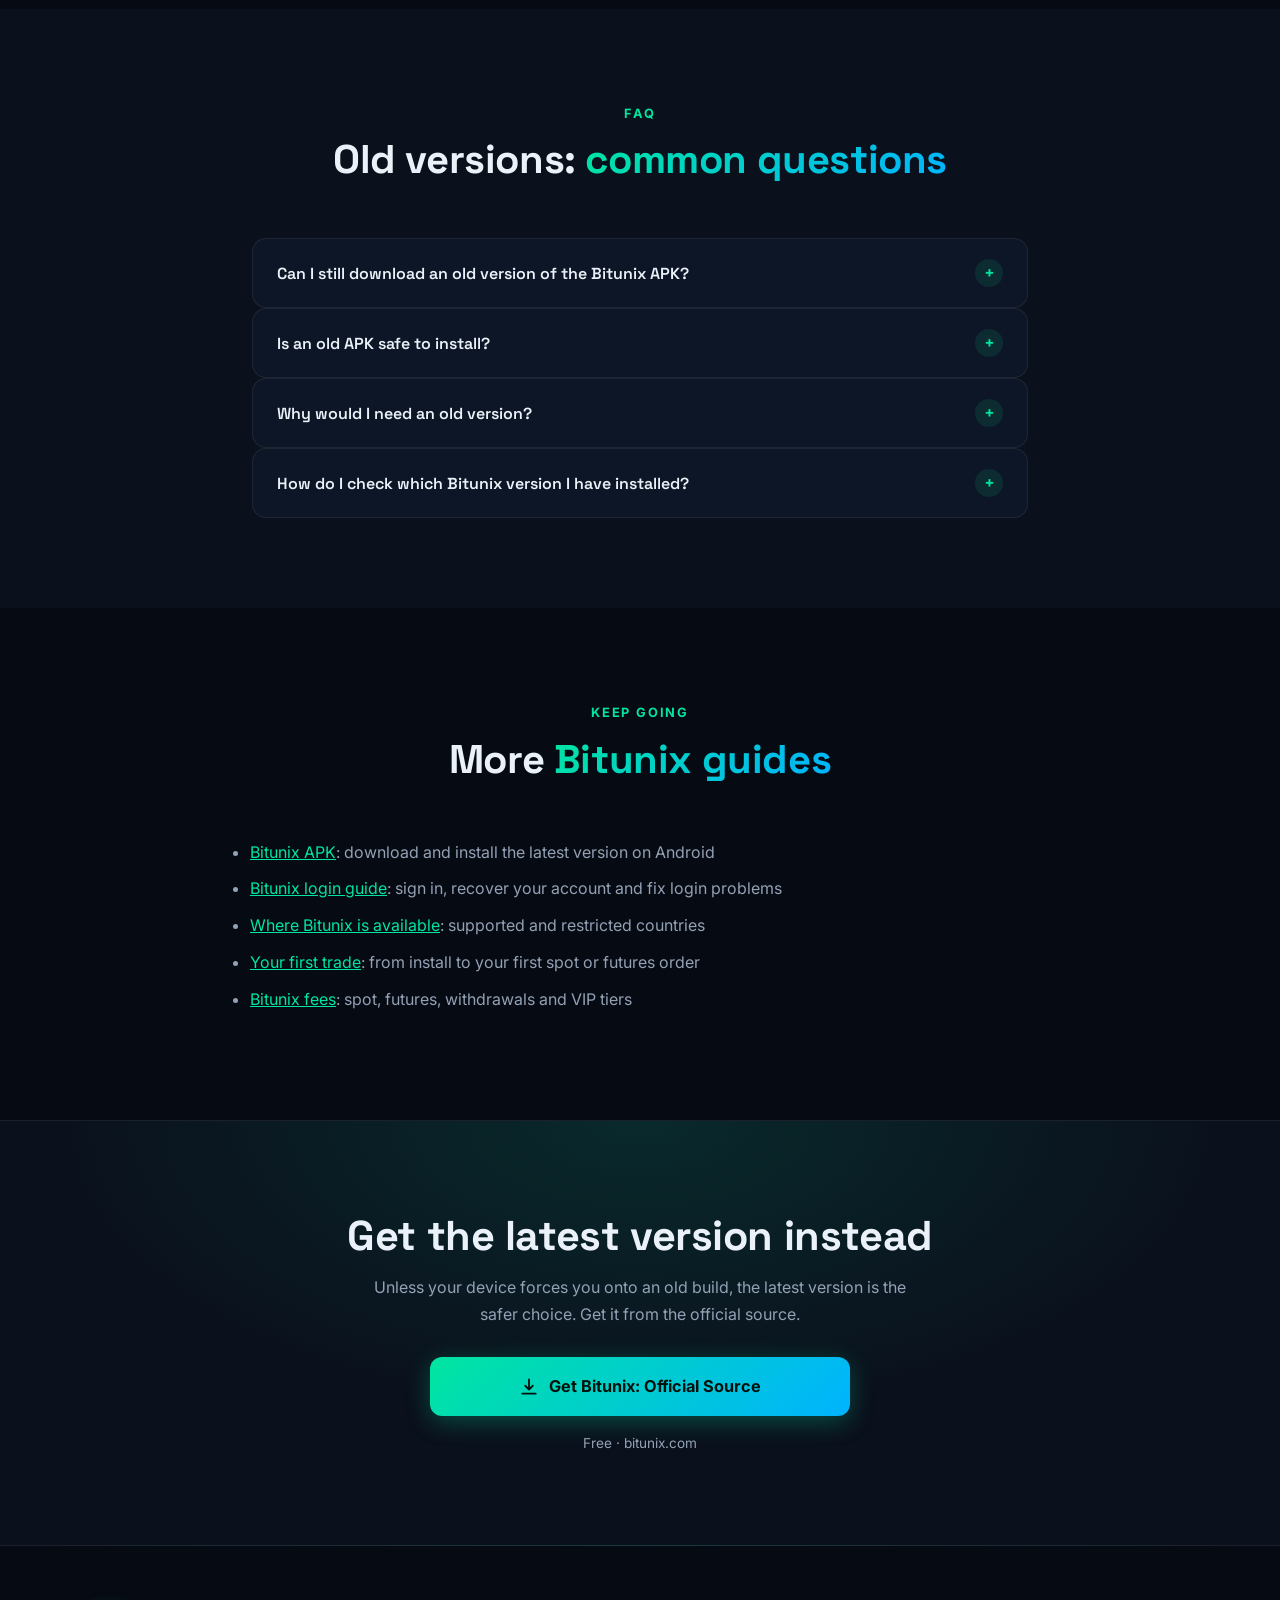
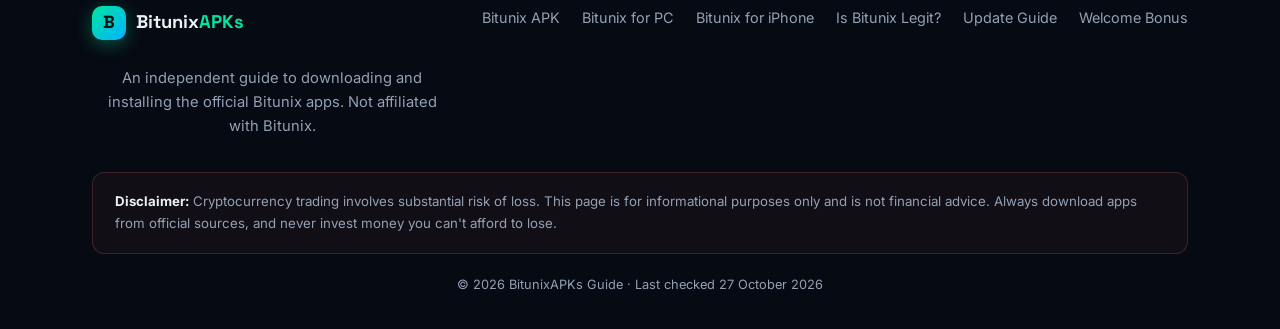
<file: old-versions/index.html>
<!DOCTYPE html>
<html lang="en">
<head>
<meta charset="UTF-8">
<meta name="viewport" content="width=device-width, initial-scale=1.0">
<meta name="google-site-verification" content="bMIK9VrliOVAximd3tOW62-xwJnm-FFPr2Ftly0u1qo" />
<title>Bitunix APK Old Versions: Full Version Archive (2026)</title>
<meta name="description" content="Every Bitunix Pro version from 3.32.0 to 4.1.0: release dates, sizes and what changed, plus why old versions can be risky and where to get them safely.">
<link rel="canonical" href="https://bitunixapks.com/old-versions/">
<meta property="og:title" content="Bitunix APK Old Versions: Full Version Archive (2026)">
<meta property="og:description" content="Every Bitunix Pro version from 3.32.0 to 4.1.0, with release dates, sizes, what changed, and the safety warning that comes with old software.">
<meta property="og:type" content="website">
<link rel="preconnect" href="https://fonts.googleapis.com">
<link rel="preconnect" href="https://fonts.gstatic.com" crossorigin>
<link href="https://fonts.googleapis.com/css2?family=Inter:wght@400;500;600;700&family=Space+Grotesk:wght@500;600;700&display=swap" rel="stylesheet">
<link rel="stylesheet" href="../styles.css">
<link rel="icon" href="data:image/svg+xml,<svg xmlns='http://www.w3.org/2000/svg' viewBox='0 0 100 100'><rect width='100' height='100' rx='22' fill='%2300e5a0'/><text x='50' y='68' font-size='52' font-family='Arial' font-weight='bold' text-anchor='middle' fill='%2306101c'>B</text></svg>">
<script type="application/ld+json">
{"@context":"https://schema.org","@type":"FAQPage","mainEntity":[
{"@type":"Question","name":"Can I still download an old version of the Bitunix APK?","acceptedAnswer":{"@type":"Answer","text":"There is no official archive of old Bitunix APKs. The official Bitunix download page only distributes the latest version, so any old version you find comes from a third-party mirror, which carries real risk for a financial app."}},
{"@type":"Question","name":"Is an old Bitunix APK safe to install?","acceptedAnswer":{"@type":"Answer","text":"An old version is less safe than the latest one because it misses security fixes and newer protections. If you must use one, treat it as a temporary fix: verify the source, scan it with Play Protect, keep two-factor authentication on, and move back to the latest version as soon as you can."}},
{"@type":"Question","name":"Why would I need an old version of the Bitunix app?","acceptedAnswer":{"@type":"Answer","text":"The two honest reasons are an older phone that cannot run the newest build, or a new update that misbehaves on your specific device. For everyone else, the latest version is the better choice."}},
{"@type":"Question","name":"How do I check which Bitunix version I have installed?","acceptedAnswer":{"@type":"Answer","text":"On Android, go to Settings, then Apps, then Bitunix Pro, and the version number is shown on the app info screen. Compare it with the current version, 4.1.0. If yours is older, update from the official download page."}}
]}
</script>
</head>
<body>

<!-- ============ NAV ============ -->
<header class="nav" id="nav">
  <div class="nav-inner">
    <a href="/" class="logo">
      <span class="logo-mark">B</span>
      <span class="logo-text">Bitunix<em>APKs</em></span>
    </a>
    <nav class="nav-links" id="navLinks">
      <a href="/">Home</a>
      <a href="/pc/">For PC</a>
      <a href="/ios/">For iPhone</a>
      <a href="/is-bitunix-legit/">Is it Legit?</a>
      <a href="/update-bitunix-apk/">Update Guide</a>
      <a href="/referral-code/">Bonus</a>
    </nav>
    <a href="#download" class="btn btn-sm">Download</a>
    <button class="hamburger" id="hamburger" aria-label="Menu"><span></span><span></span><span></span></button>
  </div>
</header>

<!-- ============ PAGE HERO ============ -->
<section class="page-hero">
  <div class="container">
    <div class="crumbs"><a href="/">Home</a> &nbsp;→&nbsp; Bitunix APK Old Versions</div>
    <h1>Bitunix APK <span class="grad">old versions</span></h1>
    <p class="lede">Most people should install the latest version. But if your phone is older, or a new update broke something on your device, you may be looking for an earlier release. This page lists every Bitunix Pro version we could verify, from 3.32.0 to the current 4.1.0, with release dates, sizes and what changed, plus the honest safety warning that comes with running old software on a financial app.</p>
  </div>
</section>

<!-- ============ WHO NEEDS ONE ============ -->
<section class="section">
  <div class="container">
    <div class="sec-head reveal">
      <span class="kicker">Before you download</span>
      <h2>Who actually needs an <span class="grad">old version</span></h2>
    </div>
    <div class="prose reveal">
      <p>For most readers, the answer is: nobody. The latest version has the newest features, the latest bug fixes and, most importantly, the latest security fixes. But there are two situations where an older build genuinely makes sense:</p>
      <ul>
        <li><strong>Your phone cannot run the newest build.</strong> Older Android devices sometimes fail to install or run the latest release. An older version may be the only one that works on your hardware.</li>
        <li><strong>A new update misbehaves on your device.</strong> If a fresh release crashes or drains battery on your specific phone, rolling back one or two versions can get you trading again while you wait for a fix.</li>
      </ul>
      <p><strong>The warning that goes with that:</strong> every version you skip is a set of security fixes you do not have. On a normal app that is an annoyance. On an exchange app that holds your funds, it is a real risk. Treat an old version as a temporary fix, not a permanent setup. Keep two-factor authentication on, use a strong password you use nowhere else, and move back to the latest version as soon as your device allows it.</p>
    </div>
  </div>
</section>

<!-- ============ VERSION TABLE ============ -->
<section class="section" style="background:var(--bg2)">
  <div class="container">
    <div class="sec-head reveal">
      <span class="kicker">Version archive</span>
      <h2>Every version, <span class="grad">newest first</span></h2>
      <p class="sec-sub">From the current 4.1.0 back to 3.32.0. Where a date or size is marked "Not listed", it means we could not verify it, so we left it blank rather than guessing.</p>
    </div>
    <div class="table-wrap reveal">
      <table class="cmp">
        <thead><tr><th>Version</th><th>Released</th><th>Size</th><th>What changed</th></tr></thead>
        <tbody>
          <tr><td><strong>4.1.0</strong></td><td>16 Oct 2026</td><td>147.87 MB</td><td>Current version</td></tr>
          <tr><td><strong>4.0.0</strong></td><td>Oct 2026</td><td>Not listed</td><td>Simpler, clearer trading experience</td></tr>
          <tr><td><strong>3.54.0</strong></td><td>Not confirmed</td><td>Not listed</td><td>Listed by third-party app portals</td></tr>
          <tr><td><strong>3.53.0</strong></td><td>17 Sept 2026</td><td>138.18 MB</td><td>Superseded by the 4.x series</td></tr>
          <tr><td><strong>3.52.0</strong></td><td>11 Sept 2026</td><td>Not listed</td><td>Superseded by 3.53.0</td></tr>
          <tr><td><strong>3.50.0</strong></td><td>8 Sept 2026</td><td>Not listed</td><td>Super Alerts in Ultra Charts; Isolated Margin in Multi-Asset Margin</td></tr>
          <tr><td><strong>3.49.0</strong></td><td>1 Sept 2026</td><td>Not listed</td><td>AI Trading Report</td></tr>
          <tr><td><strong>3.48.0</strong></td><td>21 Aug 2026</td><td>Not listed</td><td>TradFi futures trading, 24/7</td></tr>
          <tr><td><strong>3.47.0</strong></td><td>Aug 2026</td><td>Not listed</td><td>Bitunix Card; Multi-Trade switch</td></tr>
          <tr><td><strong>3.46.0</strong></td><td>7 Aug 2026</td><td>Not listed</td><td>Multi-Trade improvements; favorite timeframes in Ultra Charts</td></tr>
          <tr><td><strong>3.32.0</strong></td><td>19 Apr 2026</td><td>Not listed</td><td>Listed by third-party app portals</td></tr>
        </tbody>
      </table>
    </div>
    <div class="prose reveal" style="margin-top:26px">
      <p><strong>How to read this table:</strong> the 4.x releases are the current generation of the app. Everything from 3.54.0 down is an older build. If your only reason for wanting an old version is curiosity, do not bother. If your device forces the choice, pick the newest version your phone can actually run, not the oldest one you can find.</p>
    </div>
  </div>
</section>

<!-- ============ SAFETY ============ -->
<section class="section">
  <div class="container">
    <div class="sec-head reveal">
      <span class="kicker">Safety first</span>
      <h2>Old versions and your money: <span class="grad">the honest warning</span></h2>
    </div>
    <div class="prose reveal">
      <p>Here is the part most APK archive sites will not tell you: <strong>the official Bitunix download page only distributes the latest version. There is no official archive of old APKs.</strong> That means every old version you find online comes from a third-party mirror, and for a financial app that is a genuine risk. A modified APK can steal your login details or redirect your withdrawals, and you would have no way to tell from looking at it.</p>
      <p>So the rules are simple:</p>
      <ul>
        <li><strong>Never download an APK from a random mirror site</strong>, a messaging group, or a link someone sends you. If you cannot verify where the file came from, do not install it.</li>
        <li><strong>An old version is a last resort, not a preference.</strong> Only consider one if your device genuinely cannot run the current release.</li>
        <li><strong>If you must use one, limit the damage:</strong> scan the file with Play Protect, keep two-factor authentication on, use a unique password, keep only a small balance in the app, and return to the latest version at the first chance.</li>
        <li><strong>Consider the no-install option instead.</strong> The web platform at bitunix.com runs in any browser and needs no APK at all. If your phone struggles with the app, the web platform is usually the safer fallback. See our <a href="/pc/" style="color:var(--accent)">Bitunix for PC guide</a> for how the web platform works.</li>
      </ul>
    </div>
  </div>
</section>

<!-- ============ FAQ ============ -->
<section class="section" style="background:var(--bg2)">
  <div class="container narrow">
    <div class="sec-head reveal">
      <span class="kicker">FAQ</span>
      <h2>Old versions: <span class="grad">common questions</span></h2>
    </div>
    <div class="reveal">
      <div class="acc-item"><button class="acc-q">Can I still download an old version of the Bitunix APK?<span class="plus">+</span></button><div class="acc-a"><p>Not from any official source. Bitunix only distributes the latest version on its official download page, so old versions exist only on third-party mirrors. That is exactly why they carry extra risk: nobody at Bitunix has checked the file you would be installing.</p></div></div>
      <div class="acc-item"><button class="acc-q">Is an old APK safe to install?<span class="plus">+</span></button><div class="acc-a"><p>Less safe than the latest version, for two reasons. First, it misses every security fix released since that version. Second, a file from a mirror site could have been modified. If you have no other option, verify the source as far as you can, scan with Play Protect, keep two-factor authentication on, and move back to the latest version as soon as possible.</p></div></div>
      <div class="acc-item"><button class="acc-q">Why would I need an old version?<span class="plus">+</span></button><div class="acc-a"><p>Almost always one of two reasons: your phone is too old to run the current build, or a new update breaks something on your device. If neither applies to you, install the latest version and ignore the archive.</p></div></div>
      <div class="acc-item"><button class="acc-q">How do I check which Bitunix version I have installed?<span class="plus">+</span></button><div class="acc-a"><p>On Android, go to Settings, then Apps, then Bitunix Pro, and the version number is shown on the app info screen. Compare it with the current version, 4.1.0. If yours is older, update from the official download page. Our <a href="/update-bitunix-apk/" style="color:var(--accent)">update guide</a> walks through the steps.</p></div></div>
    </div>
  </div>
</section>

<!-- ============ MORE GUIDES ============ -->
<section class="section">
  <div class="container">
    <div class="sec-head reveal">
      <span class="kicker">Keep going</span>
      <h2>More <span class="grad">Bitunix guides</span></h2>
    </div>
    <div class="prose reveal">
      <ul>
        <li><a href="/" style="color:var(--accent)">Bitunix APK</a>: download and install the latest version on Android</li>
        <li><a href="/login/" style="color:var(--accent)">Bitunix login guide</a>: sign in, recover your account and fix login problems</li>
        <li><a href="/countries/" style="color:var(--accent)">Where Bitunix is available</a>: supported and restricted countries</li>
        <li><a href="/first-trade/" style="color:var(--accent)">Your first trade</a>: from install to your first spot or futures order</li>
        <li><a href="/fees/" style="color:var(--accent)">Bitunix fees</a>: spot, futures, withdrawals and VIP tiers</li>
      </ul>
    </div>
  </div>
</section>

<!-- ============ CTA ============ -->
<section class="cta" id="download">
  <div class="container reveal">
    <h2>Get the latest version instead</h2>
    <p>Unless your device forces you onto an old build, the latest version is the safer choice. Get it from the official source.</p>
    <a href="https://www.bitunix.com/download" class="btn btn-big" target="_blank" rel="noopener">
      <svg viewBox="0 0 24 24" width="20" height="20"><path d="M12 3v12m0 0l-4.5-4.5M12 15l4.5-4.5M4 20h16" fill="none" stroke="currentColor" stroke-width="2.2" stroke-linecap="round" stroke-linejoin="round"/></svg>
      Get Bitunix: Official Source
    </a>
    <div class="cta-note">Free · bitunix.com</div>
  </div>
</section>

<!-- ============ FOOTER ============ -->
<footer>
  <div class="container foot-grid">
    <div>
      <a href="/" class="logo"><span class="logo-mark">B</span><span class="logo-text">Bitunix<em>APKs</em></span></a>
      <p class="fine">An independent guide to downloading and installing the official Bitunix apps. Not affiliated with Bitunix.</p>
    </div>
    <div class="foot-links">
      <a href="/">Bitunix APK</a>
      <a href="/pc/">Bitunix for PC</a>
      <a href="/ios/">Bitunix for iPhone</a>
      <a href="/is-bitunix-legit/">Is Bitunix Legit?</a>
      <a href="/update-bitunix-apk/">Update Guide</a>
      <a href="/referral-code/">Welcome Bonus</a>
    </div>
  </div>
  <div class="container">
    <p class="disclaimer"><strong>Disclaimer:</strong> Cryptocurrency trading involves substantial risk of loss. This page is for informational purposes only and is not financial advice. Always download apps from official sources, and never invest money you can't afford to lose.</p>
    <p class="copy">© 2026 BitunixAPKs Guide · Last checked 27 October 2026</p>
  </div>
</footer>

<script src="../script.js"></script>
</body>
</html>
</file>
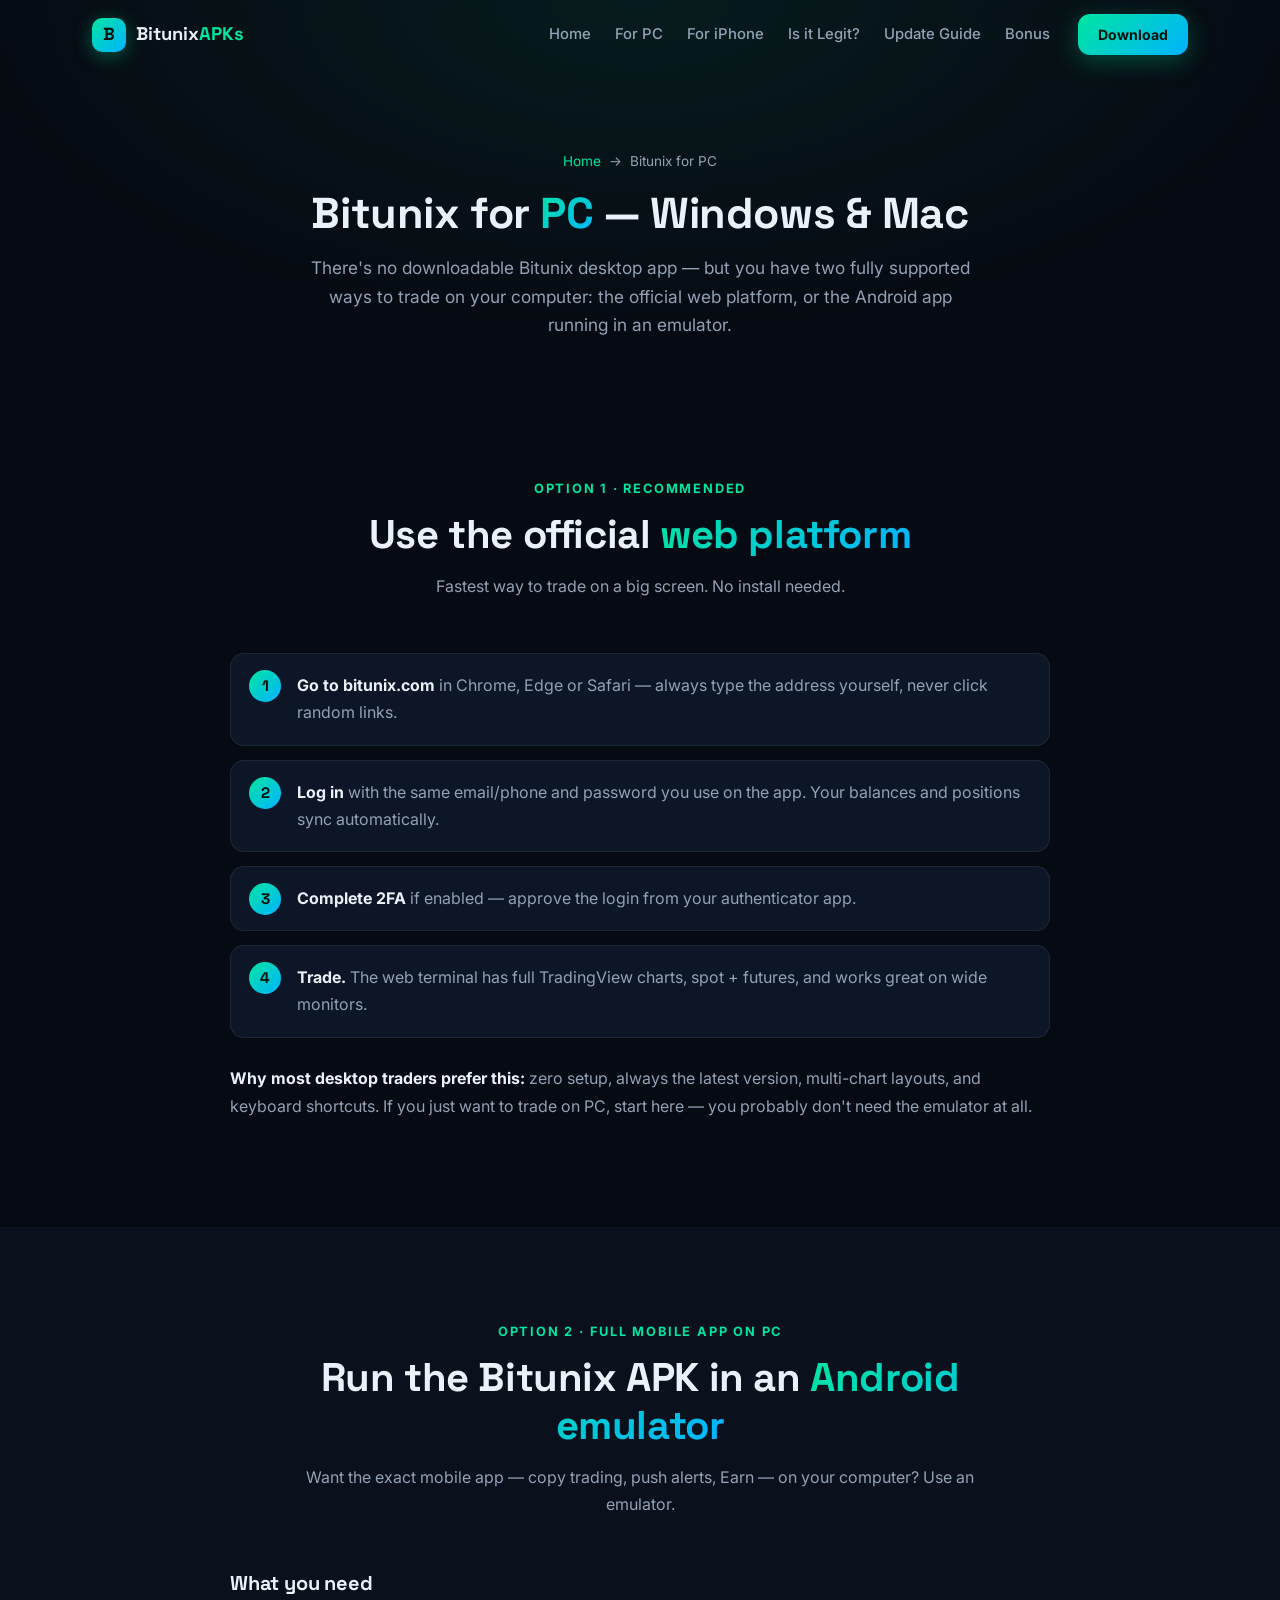
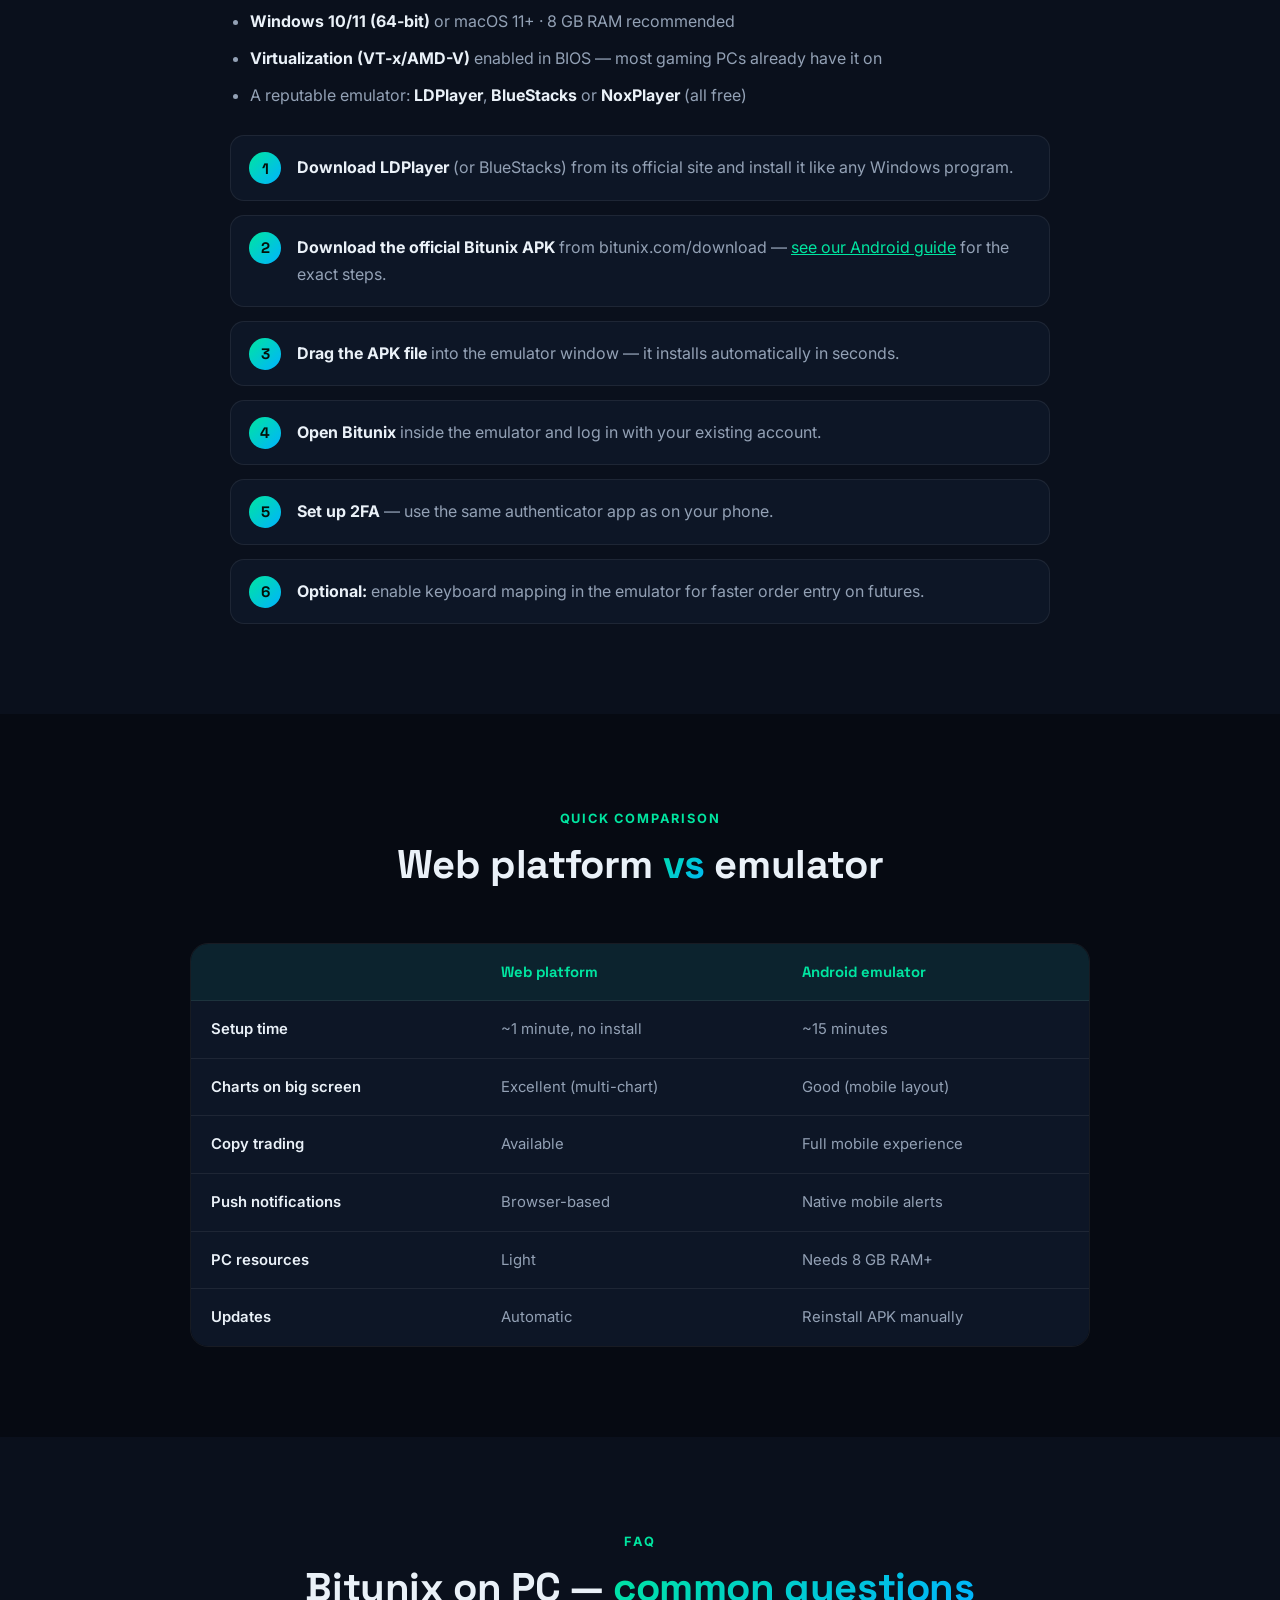
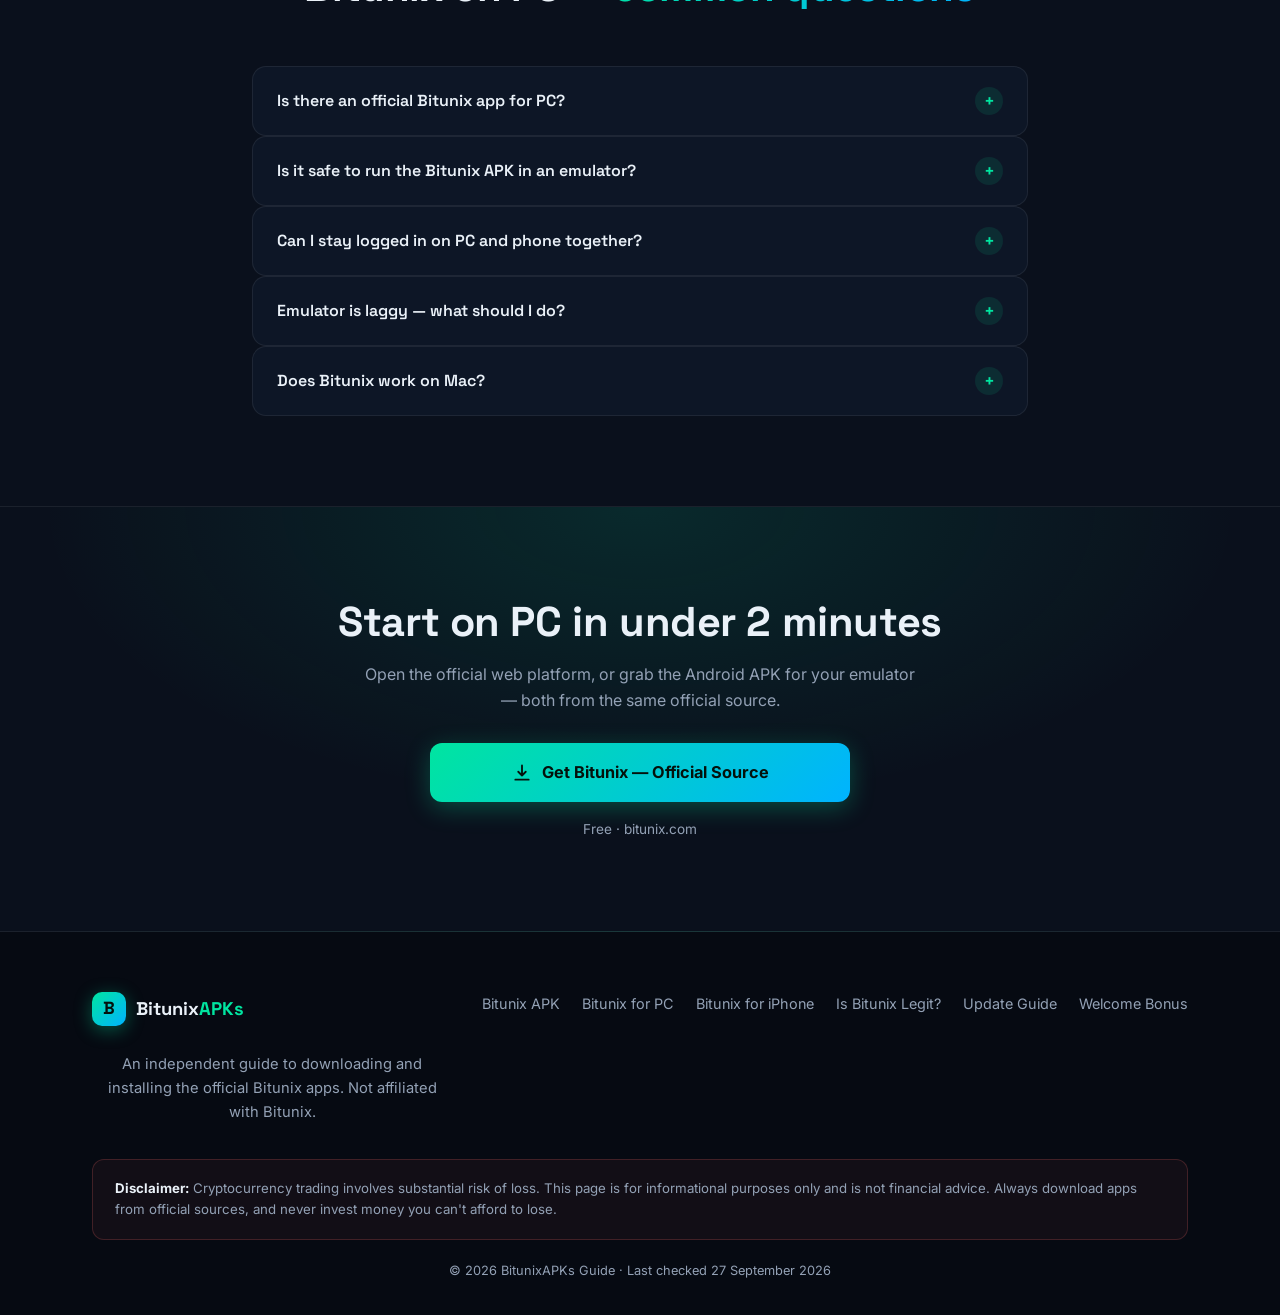
<file: pc/index.html>
<!DOCTYPE html>
<html lang="en">
<head>
<meta charset="UTF-8">
<meta name="viewport" content="width=device-width, initial-scale=1.0">
<meta name="google-site-verification" content="bMIK9VrliOVAximd3tOW62-xwJnm-FFPr2Ftly0u1qo" />
<title>Bitunix for PC — Download on Windows & Mac (2026 Guide)</title>
<meta name="description" content="How to use Bitunix on PC: the official web platform plus running the Bitunix Android app on Windows & Mac with an emulator. Step-by-step 2026 guide.">
<link rel="canonical" href="https://bitunixapks.com/pc/">
<meta property="og:title" content="Bitunix for PC — Windows & Mac Guide">
<meta property="og:description" content="Two official ways to trade Bitunix on your computer: web platform or Android emulator. Full setup guide.">
<meta property="og:type" content="website">
<link rel="preconnect" href="https://fonts.googleapis.com">
<link rel="preconnect" href="https://fonts.gstatic.com" crossorigin>
<link href="https://fonts.googleapis.com/css2?family=Inter:wght@400;500;600;700&family=Space+Grotesk:wght@500;600;700&display=swap" rel="stylesheet">
<link rel="stylesheet" href="../styles.css">
<link rel="icon" href="data:image/svg+xml,<svg xmlns='http://www.w3.org/2000/svg' viewBox='0 0 100 100'><rect width='100' height='100' rx='22' fill='%2300e5a0'/><text x='50' y='68' font-size='52' font-family='Arial' font-weight='bold' text-anchor='middle' fill='%2306101c'>B</text></svg>">
<script type="application/ld+json">
{"@context":"https://schema.org","@type":"FAQPage","mainEntity":[
{"@type":"Question","name":"Is there an official Bitunix app for PC?","acceptedAnswer":{"@type":"Answer","text":"Bitunix does not offer a standalone downloadable desktop app. The two supported ways to trade on PC are the official web platform at bitunix.com and running the Android app inside an emulator like LDPlayer or BlueStacks."}},
{"@type":"Question","name":"Is it safe to run the Bitunix APK in an emulator?","acceptedAnswer":{"@type":"Answer","text":"Yes, as long as you download the APK from the official Bitunix website and use a reputable emulator (LDPlayer, BlueStacks, NoxPlayer). Your login, funds and 2FA work exactly like on a phone."}},
{"@type":"Question","name":"Can I use my Bitunix account on PC and phone at the same time?","acceptedAnswer":{"@type":"Answer","text":"Yes. Your account, balances and open positions sync across devices. You can be logged in on the web platform, the emulator and your phone simultaneously."}},
{"@type":"Question","name":"Web platform or emulator — which is better?","acceptedAnswer":{"@type":"Answer","text":"The web platform is faster to start and best for charting on a big screen. The emulator gives you the full mobile app experience including copy trading and push notifications. Most desktop traders use the web platform."}}
]}
</script>
</head>
<body>

<!-- ============ NAV ============ -->
<header class="nav" id="nav">
  <div class="nav-inner">
    <a href="/" class="logo">
      <span class="logo-mark">B</span>
      <span class="logo-text">Bitunix<em>APKs</em></span>
    </a>
    <nav class="nav-links" id="navLinks">
      <a href="/">Home</a>
      <a href="/pc/">For PC</a>
      <a href="/ios/">For iPhone</a>
      <a href="/is-bitunix-legit/">Is it Legit?</a>
      <a href="/update-bitunix-apk/">Update Guide</a>
      <a href="/referral-code/">Bonus</a>
    </nav>
    <a href="#download" class="btn btn-sm">Download</a>
    <button class="hamburger" id="hamburger" aria-label="Menu"><span></span><span></span><span></span></button>
  </div>
</header>

<!-- ============ PAGE HERO ============ -->
<section class="page-hero">
  <div class="container">
    <div class="crumbs"><a href="/">Home</a> &nbsp;→&nbsp; Bitunix for PC</div>
    <h1>Bitunix for <span class="grad">PC</span> — Windows & Mac</h1>
    <p class="lede">There's no downloadable Bitunix desktop app — but you have two fully supported ways to trade on your computer: the official web platform, or the Android app running in an emulator.</p>
  </div>
</section>

<!-- ============ OPTION 1 ============ -->
<section class="section">
  <div class="container">
    <div class="sec-head reveal">
      <span class="kicker">Option 1 · Recommended</span>
      <h2>Use the official <span class="grad">web platform</span></h2>
      <p class="sec-sub">Fastest way to trade on a big screen. No install needed.</p>
    </div>
    <ol class="nsteps reveal">
      <li><strong>Go to bitunix.com</strong> in Chrome, Edge or Safari — always type the address yourself, never click random links.</li>
      <li><strong>Log in</strong> with the same email/phone and password you use on the app. Your balances and positions sync automatically.</li>
      <li><strong>Complete 2FA</strong> if enabled — approve the login from your authenticator app.</li>
      <li><strong>Trade.</strong> The web terminal has full TradingView charts, spot + futures, and works great on wide monitors.</li>
    </ol>
    <div class="prose reveal" style="margin-top:26px">
      <p><strong>Why most desktop traders prefer this:</strong> zero setup, always the latest version, multi-chart layouts, and keyboard shortcuts. If you just want to trade on PC, start here — you probably don't need the emulator at all.</p>
    </div>
  </div>
</section>

<!-- ============ OPTION 2 ============ -->
<section class="section" style="background:var(--bg2)">
  <div class="container">
    <div class="sec-head reveal">
      <span class="kicker">Option 2 · Full mobile app on PC</span>
      <h2>Run the Bitunix APK in an <span class="grad">Android emulator</span></h2>
      <p class="sec-sub">Want the exact mobile app — copy trading, push alerts, Earn — on your computer? Use an emulator.</p>
    </div>
    <div class="prose reveal">
      <h3>What you need</h3>
      <ul>
        <li><strong>Windows 10/11 (64-bit)</strong> or macOS 11+ · 8 GB RAM recommended</li>
        <li><strong>Virtualization (VT-x/AMD-V)</strong> enabled in BIOS — most gaming PCs already have it on</li>
        <li>A reputable emulator: <strong>LDPlayer</strong>, <strong>BlueStacks</strong> or <strong>NoxPlayer</strong> (all free)</li>
      </ul>
    </div>
    <ol class="nsteps reveal" style="margin-top:26px">
      <li><strong>Download LDPlayer</strong> (or BlueStacks) from its official site and install it like any Windows program.</li>
      <li><strong>Download the official Bitunix APK</strong> from bitunix.com/download — <a href="/" style="color:var(--accent)">see our Android guide</a> for the exact steps.</li>
      <li><strong>Drag the APK file</strong> into the emulator window — it installs automatically in seconds.</li>
      <li><strong>Open Bitunix</strong> inside the emulator and log in with your existing account.</li>
      <li><strong>Set up 2FA</strong> — use the same authenticator app as on your phone.</li>
      <li><strong>Optional:</strong> enable keyboard mapping in the emulator for faster order entry on futures.</li>
    </ol>
  </div>
</section>

<!-- ============ COMPARISON ============ -->
<section class="section">
  <div class="container">
    <div class="sec-head reveal">
      <span class="kicker">Quick comparison</span>
      <h2>Web platform <span class="grad">vs</span> emulator</h2>
    </div>
    <div class="table-wrap reveal">
      <table class="cmp">
        <thead><tr><th></th><th>Web platform</th><th>Android emulator</th></tr></thead>
        <tbody>
          <tr><td>Setup time</td><td>~1 minute, no install</td><td>~15 minutes</td></tr>
          <tr><td>Charts on big screen</td><td>Excellent (multi-chart)</td><td>Good (mobile layout)</td></tr>
          <tr><td>Copy trading</td><td>Available</td><td>Full mobile experience</td></tr>
          <tr><td>Push notifications</td><td>Browser-based</td><td>Native mobile alerts</td></tr>
          <tr><td>PC resources</td><td>Light</td><td>Needs 8 GB RAM+</td></tr>
          <tr><td>Updates</td><td>Automatic</td><td>Reinstall APK manually</td></tr>
        </tbody>
      </table>
    </div>
  </div>
</section>

<!-- ============ FAQ ============ -->
<section class="section" style="background:var(--bg2)">
  <div class="container narrow">
    <div class="sec-head reveal">
      <span class="kicker">FAQ</span>
      <h2>Bitunix on PC — <span class="grad">common questions</span></h2>
    </div>
    <div class="reveal">
      <div class="acc-item"><button class="acc-q">Is there an official Bitunix app for PC?<span class="plus">+</span></button><div class="acc-a"><p>No standalone desktop download exists. Bitunix officially supports the web platform at bitunix.com and the mobile apps — running the Android APK in an emulator is the community-standard way to get the "app" on PC.</p></div></div>
      <div class="acc-item"><button class="acc-q">Is it safe to run the Bitunix APK in an emulator?<span class="plus">+</span></button><div class="acc-a"><p>Yes, provided the APK comes from the official Bitunix site and your emulator is from its official source. Treat the emulator like a second phone: enable 2FA, use a strong unique password, and never install "modded" APKs.</p></div></div>
      <div class="acc-item"><button class="acc-q">Can I stay logged in on PC and phone together?<span class="plus">+</span></button><div class="acc-a"><p>Yes. Balances, open positions and settings sync across all devices in real time.</p></div></div>
      <div class="acc-item"><button class="acc-q">Emulator is laggy — what should I do?<span class="plus">+</span></button><div class="acc-a"><p>Allocate more RAM/CPU cores in the emulator settings, enable virtualization (VT-x) in BIOS, and close heavy background apps. On weaker PCs, just use the web platform instead.</p></div></div>
      <div class="acc-item"><button class="acc-q">Does Bitunix work on Mac?<span class="plus">+</span></button><div class="acc-a"><p>The web platform works perfectly on Mac. For the emulator route, BlueStacks and NoxPlayer both have macOS versions (Apple Silicon support varies — check their sites).</p></div></div>
    </div>
  </div>
</section>

<!-- ============ CTA ============ -->
<section class="cta" id="download">
  <div class="container reveal">
    <h2>Start on PC in under 2 minutes</h2>
    <p>Open the official web platform, or grab the Android APK for your emulator — both from the same official source.</p>
    <a href="https://www.bitunix.com/download" class="btn btn-big" target="_blank" rel="noopener">
      <svg viewBox="0 0 24 24" width="20" height="20"><path d="M12 3v12m0 0l-4.5-4.5M12 15l4.5-4.5M4 20h16" fill="none" stroke="currentColor" stroke-width="2.2" stroke-linecap="round" stroke-linejoin="round"/></svg>
      Get Bitunix — Official Source
    </a>
    <div class="cta-note">Free · bitunix.com</div>
  </div>
</section>

<!-- ============ FOOTER ============ -->
<footer>
  <div class="container foot-grid">
    <div>
      <a href="/" class="logo"><span class="logo-mark">B</span><span class="logo-text">Bitunix<em>APKs</em></span></a>
      <p class="fine">An independent guide to downloading and installing the official Bitunix apps. Not affiliated with Bitunix.</p>
    </div>
    <div class="foot-links">
      <a href="/">Bitunix APK</a>
      <a href="/pc/">Bitunix for PC</a>
      <a href="/ios/">Bitunix for iPhone</a>
      <a href="/is-bitunix-legit/">Is Bitunix Legit?</a>
      <a href="/update-bitunix-apk/">Update Guide</a>
      <a href="/referral-code/">Welcome Bonus</a>
    </div>
  </div>
  <div class="container">
    <p class="disclaimer"><strong>Disclaimer:</strong> Cryptocurrency trading involves substantial risk of loss. This page is for informational purposes only and is not financial advice. Always download apps from official sources, and never invest money you can't afford to lose.</p>
    <p class="copy">© 2026 BitunixAPKs Guide · Last checked 27 September 2026</p>
  </div>
</footer>

<script src="../script.js"></script>
</body>
</html>
</file>
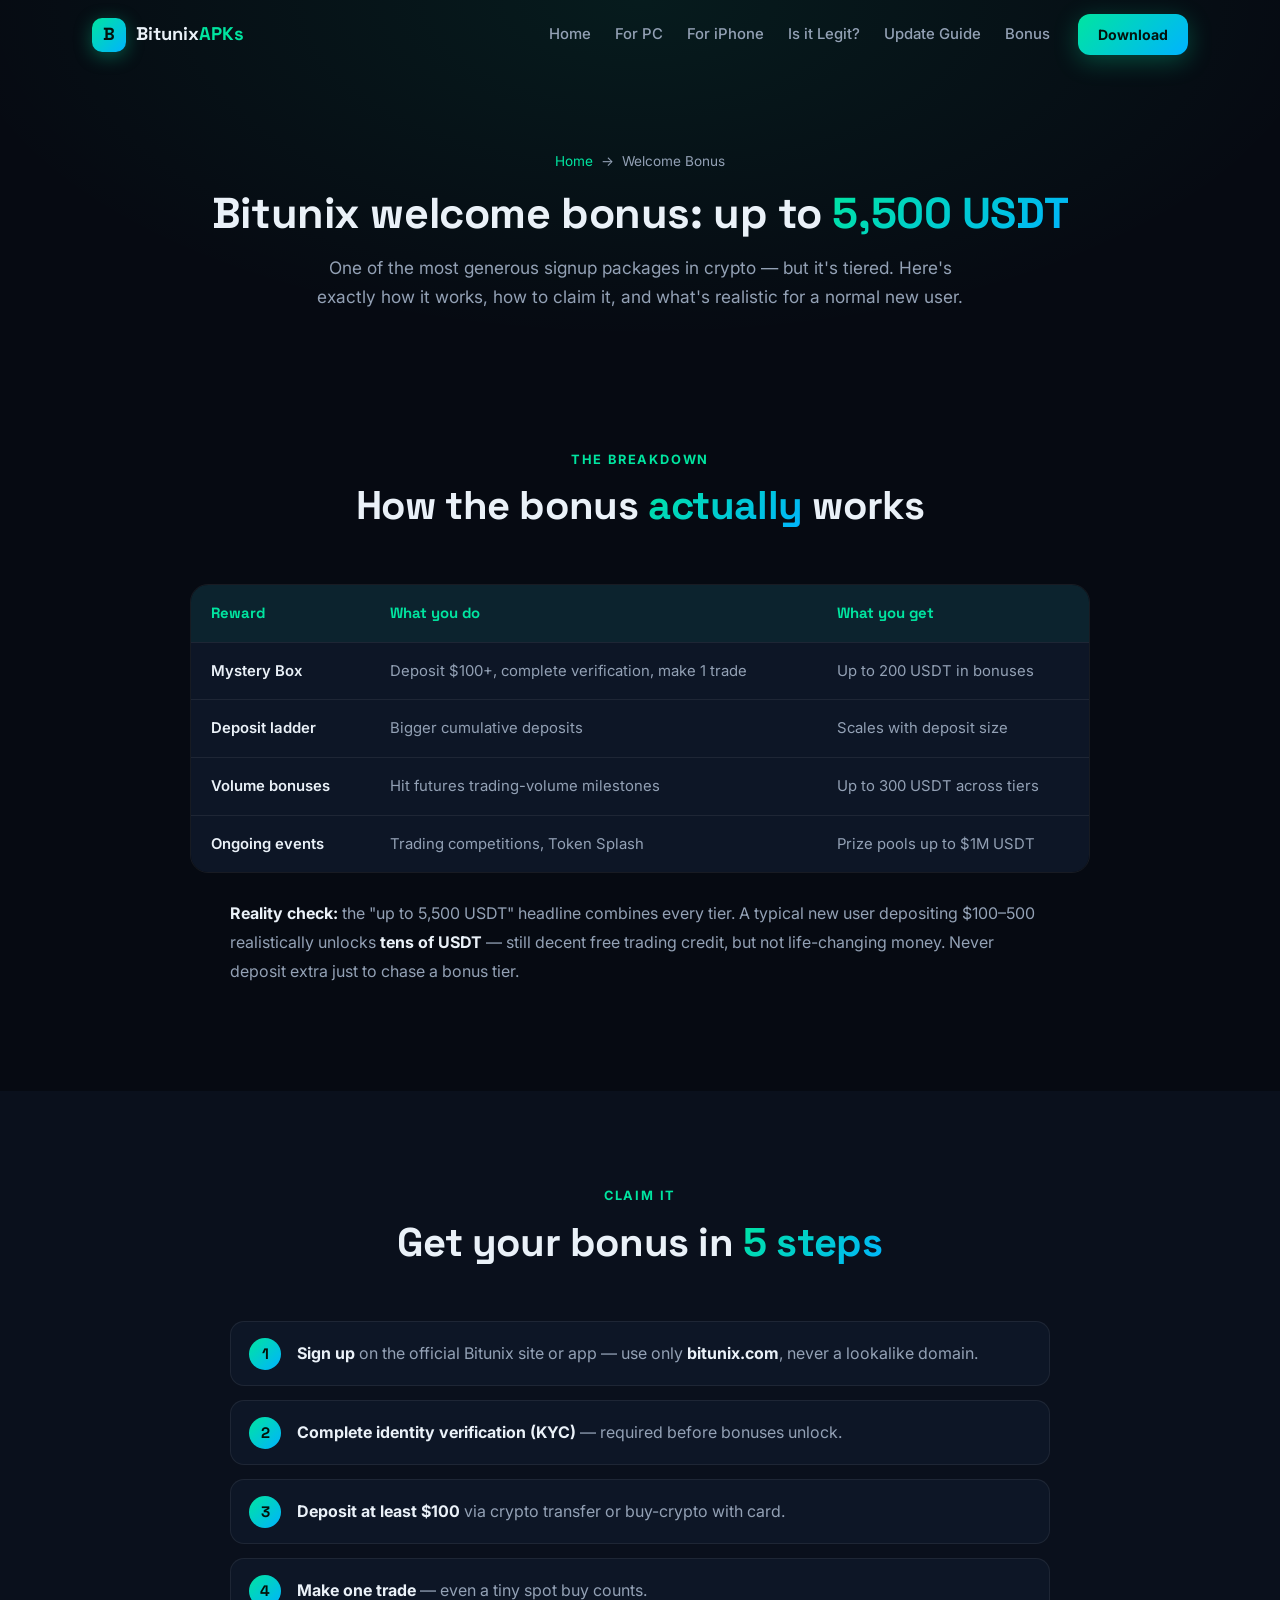
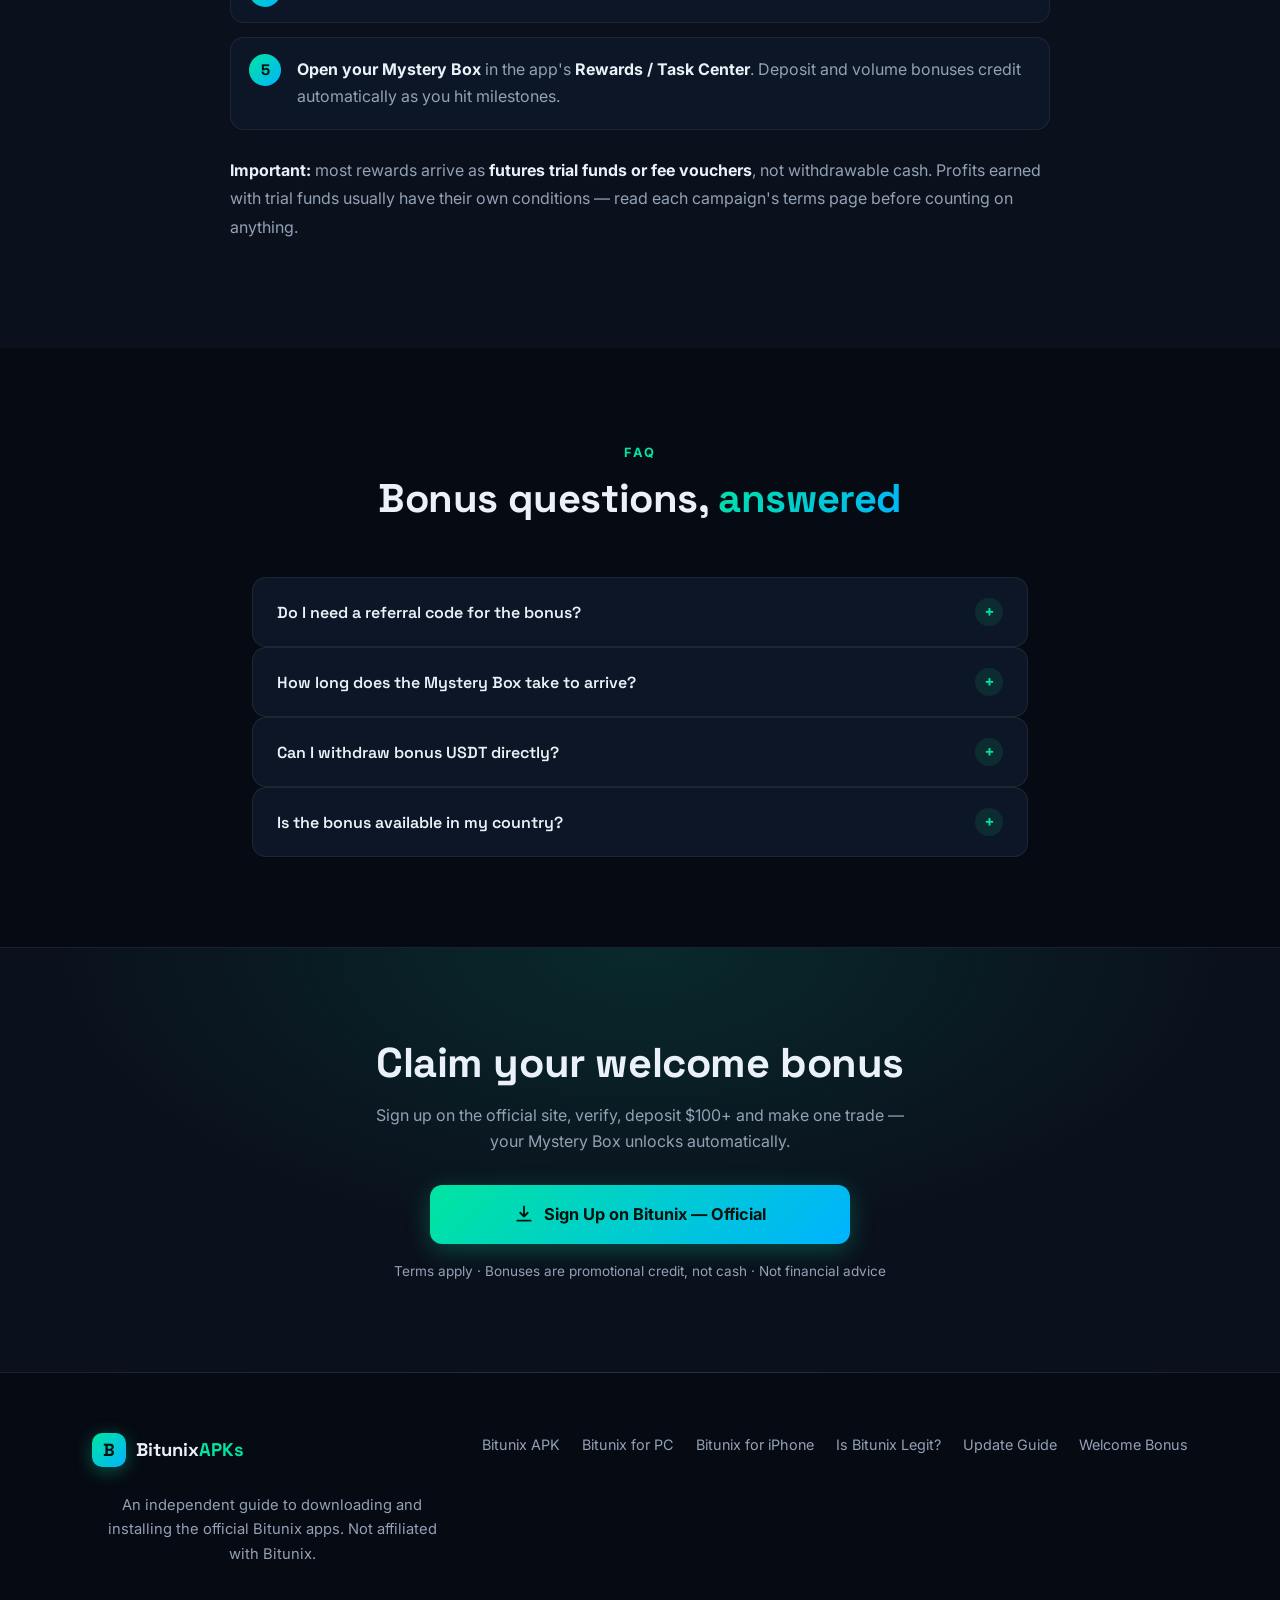
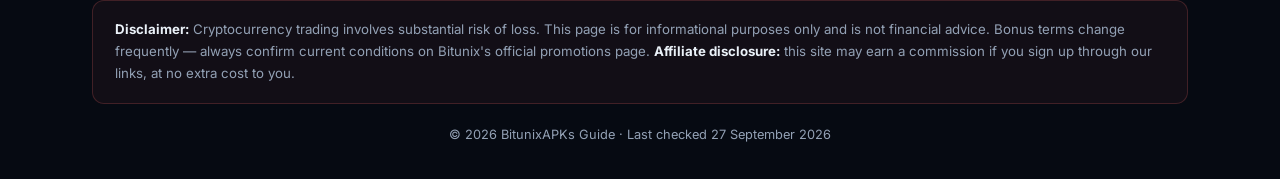
<file: referral-code/index.html>
<!DOCTYPE html>
<html lang="en">
<head>
<meta charset="UTF-8">
<meta name="viewport" content="width=device-width, initial-scale=1.0">
<meta name="google-site-verification" content="bMIK9VrliOVAximd3tOW62-xwJnm-FFPr2Ftly0u1qo" />
<title>Bitunix Referral Code & Welcome Bonus — Up to 5,500 USDT (2026)</title>
<meta name="description" content="How the Bitunix welcome bonus works in 2026: Mystery Box, deposit rewards and trading bonuses up to 5,500 USDT. How to claim, terms, and what's realistic.">
<link rel="canonical" href="https://bitunixapks.com/referral-code/">
<meta property="og:title" content="Bitunix Welcome Bonus — Up to 5,500 USDT">
<meta property="og:description" content="Mystery Box, deposit ladders & trading rewards explained. How to claim your Bitunix newcomer bonus.">
<meta property="og:type" content="website">
<link rel="preconnect" href="https://fonts.googleapis.com">
<link rel="preconnect" href="https://fonts.gstatic.com" crossorigin>
<link href="https://fonts.googleapis.com/css2?family=Inter:wght@400;500;600;700&family=Space+Grotesk:wght@500;600;700&display=swap" rel="stylesheet">
<link rel="stylesheet" href="../styles.css">
<link rel="icon" href="data:image/svg+xml,<svg xmlns='http://www.w3.org/2000/svg' viewBox='0 0 100 100'><rect width='100' height='100' rx='22' fill='%2300e5a0'/><text x='50' y='68' font-size='52' font-family='Arial' font-weight='bold' text-anchor='middle' fill='%2306101c'>B</text></svg>">
<script type="application/ld+json">
{"@context":"https://schema.org","@type":"FAQPage","mainEntity":[
{"@type":"Question","name":"What is the Bitunix welcome bonus?","acceptedAnswer":{"@type":"Answer","text":"Bitunix offers new users a welcome package advertised up to 5,500 USDT, made of a Mystery Box (up to 200 USDT) for depositing $100+, completing verification and making one trade, plus deposit ladders and futures trading-volume bonuses. The full headline amount requires very large deposits and volume."}},
{"@type":"Question","name":"How do I claim the Bitunix signup bonus?","acceptedAnswer":{"@type":"Answer","text":"Sign up on the official Bitunix site or app, complete identity verification, deposit at least $100, and make one trade. Your Mystery Box unlocks automatically — open it in the Rewards/Task Center."}},
{"@type":"Question","name":"Do I need a referral code to get the bonus?","acceptedAnswer":{"@type":"Answer","text":"The core newcomer rewards (Mystery Box, deposit and volume bonuses) are available to new users through the standard signup. Some partner campaigns add extra perks via referral links — check the official promotions page for what's currently active."}},
{"@type":"Question","name":"Can I withdraw the bonus as cash?","acceptedAnswer":{"@type":"Answer","text":"Usually not directly. Most bonus rewards come as futures trial funds or trading-fee vouchers, and profits made with them may have their own conditions. Always read the campaign terms."}}
]}
</script>
</head>
<body>

<!-- ============ NAV ============ -->
<header class="nav" id="nav">
  <div class="nav-inner">
    <a href="/" class="logo">
      <span class="logo-mark">B</span>
      <span class="logo-text">Bitunix<em>APKs</em></span>
    </a>
    <nav class="nav-links" id="navLinks">
      <a href="/">Home</a>
      <a href="/pc/">For PC</a>
      <a href="/ios/">For iPhone</a>
      <a href="/is-bitunix-legit/">Is it Legit?</a>
      <a href="/update-bitunix-apk/">Update Guide</a>
      <a href="/referral-code/">Bonus</a>
    </nav>
    <a href="#download" class="btn btn-sm">Download</a>
    <button class="hamburger" id="hamburger" aria-label="Menu"><span></span><span></span><span></span></button>
  </div>
</header>

<!-- ============ PAGE HERO ============ -->
<section class="page-hero">
  <div class="container">
    <div class="crumbs"><a href="/">Home</a> &nbsp;→&nbsp; Welcome Bonus</div>
    <h1>Bitunix welcome bonus: up to <span class="grad">5,500 USDT</span></h1>
    <p class="lede">One of the most generous signup packages in crypto — but it's tiered. Here's exactly how it works, how to claim it, and what's realistic for a normal new user.</p>
  </div>
</section>

<!-- ============ HOW IT WORKS ============ -->
<section class="section">
  <div class="container">
    <div class="sec-head reveal">
      <span class="kicker">The breakdown</span>
      <h2>How the bonus <span class="grad">actually</span> works</h2>
    </div>
    <div class="table-wrap reveal">
      <table class="cmp">
        <thead><tr><th>Reward</th><th>What you do</th><th>What you get</th></tr></thead>
        <tbody>
          <tr><td>Mystery Box</td><td>Deposit $100+, complete verification, make 1 trade</td><td>Up to 200 USDT in bonuses</td></tr>
          <tr><td>Deposit ladder</td><td>Bigger cumulative deposits</td><td>Scales with deposit size</td></tr>
          <tr><td>Volume bonuses</td><td>Hit futures trading-volume milestones</td><td>Up to 300 USDT across tiers</td></tr>
          <tr><td>Ongoing events</td><td>Trading competitions, Token Splash</td><td>Prize pools up to $1M USDT</td></tr>
        </tbody>
      </table>
    </div>
    <div class="prose reveal" style="margin-top:26px">
      <p><strong>Reality check:</strong> the "up to 5,500 USDT" headline combines every tier. A typical new user depositing $100–500 realistically unlocks <strong>tens of USDT</strong> — still decent free trading credit, but not life-changing money. Never deposit extra just to chase a bonus tier.</p>
    </div>
  </div>
</section>

<!-- ============ CLAIM STEPS ============ -->
<section class="section" style="background:var(--bg2)">
  <div class="container">
    <div class="sec-head reveal">
      <span class="kicker">Claim it</span>
      <h2>Get your bonus in <span class="grad">5 steps</span></h2>
    </div>
    <ol class="nsteps reveal">
      <li><strong>Sign up</strong> on the official Bitunix site or app — use only <strong>bitunix.com</strong>, never a lookalike domain.</li>
      <li><strong>Complete identity verification (KYC)</strong> — required before bonuses unlock.</li>
      <li><strong>Deposit at least $100</strong> via crypto transfer or buy-crypto with card.</li>
      <li><strong>Make one trade</strong> — even a tiny spot buy counts.</li>
      <li><strong>Open your Mystery Box</strong> in the app's <strong>Rewards / Task Center</strong>. Deposit and volume bonuses credit automatically as you hit milestones.</li>
    </ol>
    <div class="prose reveal" style="margin-top:26px">
      <p><strong>Important:</strong> most rewards arrive as <strong>futures trial funds or fee vouchers</strong>, not withdrawable cash. Profits earned with trial funds usually have their own conditions — read each campaign's terms page before counting on anything.</p>
    </div>
  </div>
</section>

<!-- ============ FAQ ============ -->
<section class="section">
  <div class="container narrow">
    <div class="sec-head reveal">
      <span class="kicker">FAQ</span>
      <h2>Bonus questions, <span class="grad">answered</span></h2>
    </div>
    <div class="reveal">
      <div class="acc-item"><button class="acc-q">Do I need a referral code for the bonus?<span class="plus">+</span></button><div class="acc-a"><p>The core newcomer rewards work with a standard signup. Partner campaigns sometimes add extras via referral links — check Bitunix's official promotions page for what's live right now.</p></div></div>
      <div class="acc-item"><button class="acc-q">How long does the Mystery Box take to arrive?<span class="plus">+</span></button><div class="acc-a"><p>Usually within minutes of completing all three steps (deposit + KYC + one trade). If it doesn't appear, check the Task Center or contact 24/7 support.</p></div></div>
      <div class="acc-item"><button class="acc-q">Can I withdraw bonus USDT directly?<span class="plus">+</span></button><div class="acc-a"><p>Almost never directly — bonuses are typically trial funds for futures or fee rebates. Winnings made with them may become withdrawable once conditions are met. Read the terms.</p></div></div>
      <div class="acc-item"><button class="acc-q">Is the bonus available in my country?<span class="plus">+</span></button><div class="acc-a"><p>Promotions can be region-restricted. If the Rewards Center shows no campaigns, your region is likely excluded — the trading platform itself may still work fine.</p></div></div>
    </div>
  </div>
</section>

<!-- ============ CTA ============ -->
<section class="cta" id="download">
  <div class="container reveal">
    <h2>Claim your welcome bonus</h2>
    <p>Sign up on the official site, verify, deposit $100+ and make one trade — your Mystery Box unlocks automatically.</p>
    <a href="https://www.bitunix.com/download" class="btn btn-big" target="_blank" rel="noopener">
      <svg viewBox="0 0 24 24" width="20" height="20"><path d="M12 3v12m0 0l-4.5-4.5M12 15l4.5-4.5M4 20h16" fill="none" stroke="currentColor" stroke-width="2.2" stroke-linecap="round" stroke-linejoin="round"/></svg>
      Sign Up on Bitunix — Official
    </a>
    <div class="cta-note">Terms apply · Bonuses are promotional credit, not cash · Not financial advice</div>
  </div>
</section>

<!-- ============ FOOTER ============ -->
<footer>
  <div class="container foot-grid">
    <div>
      <a href="/" class="logo"><span class="logo-mark">B</span><span class="logo-text">Bitunix<em>APKs</em></span></a>
      <p class="fine">An independent guide to downloading and installing the official Bitunix apps. Not affiliated with Bitunix.</p>
    </div>
    <div class="foot-links">
      <a href="/">Bitunix APK</a>
      <a href="/pc/">Bitunix for PC</a>
      <a href="/ios/">Bitunix for iPhone</a>
      <a href="/is-bitunix-legit/">Is Bitunix Legit?</a>
      <a href="/update-bitunix-apk/">Update Guide</a>
      <a href="/referral-code/">Welcome Bonus</a>
    </div>
  </div>
  <div class="container">
    <p class="disclaimer"><strong>Disclaimer:</strong> Cryptocurrency trading involves substantial risk of loss. This page is for informational purposes only and is not financial advice. Bonus terms change frequently — always confirm current conditions on Bitunix's official promotions page. <strong>Affiliate disclosure:</strong> this site may earn a commission if you sign up through our links, at no extra cost to you.</p>
    <p class="copy">© 2026 BitunixAPKs Guide · Last checked 27 September 2026</p>
  </div>
</footer>

<script src="../script.js"></script>
</body>
</html>
</file>
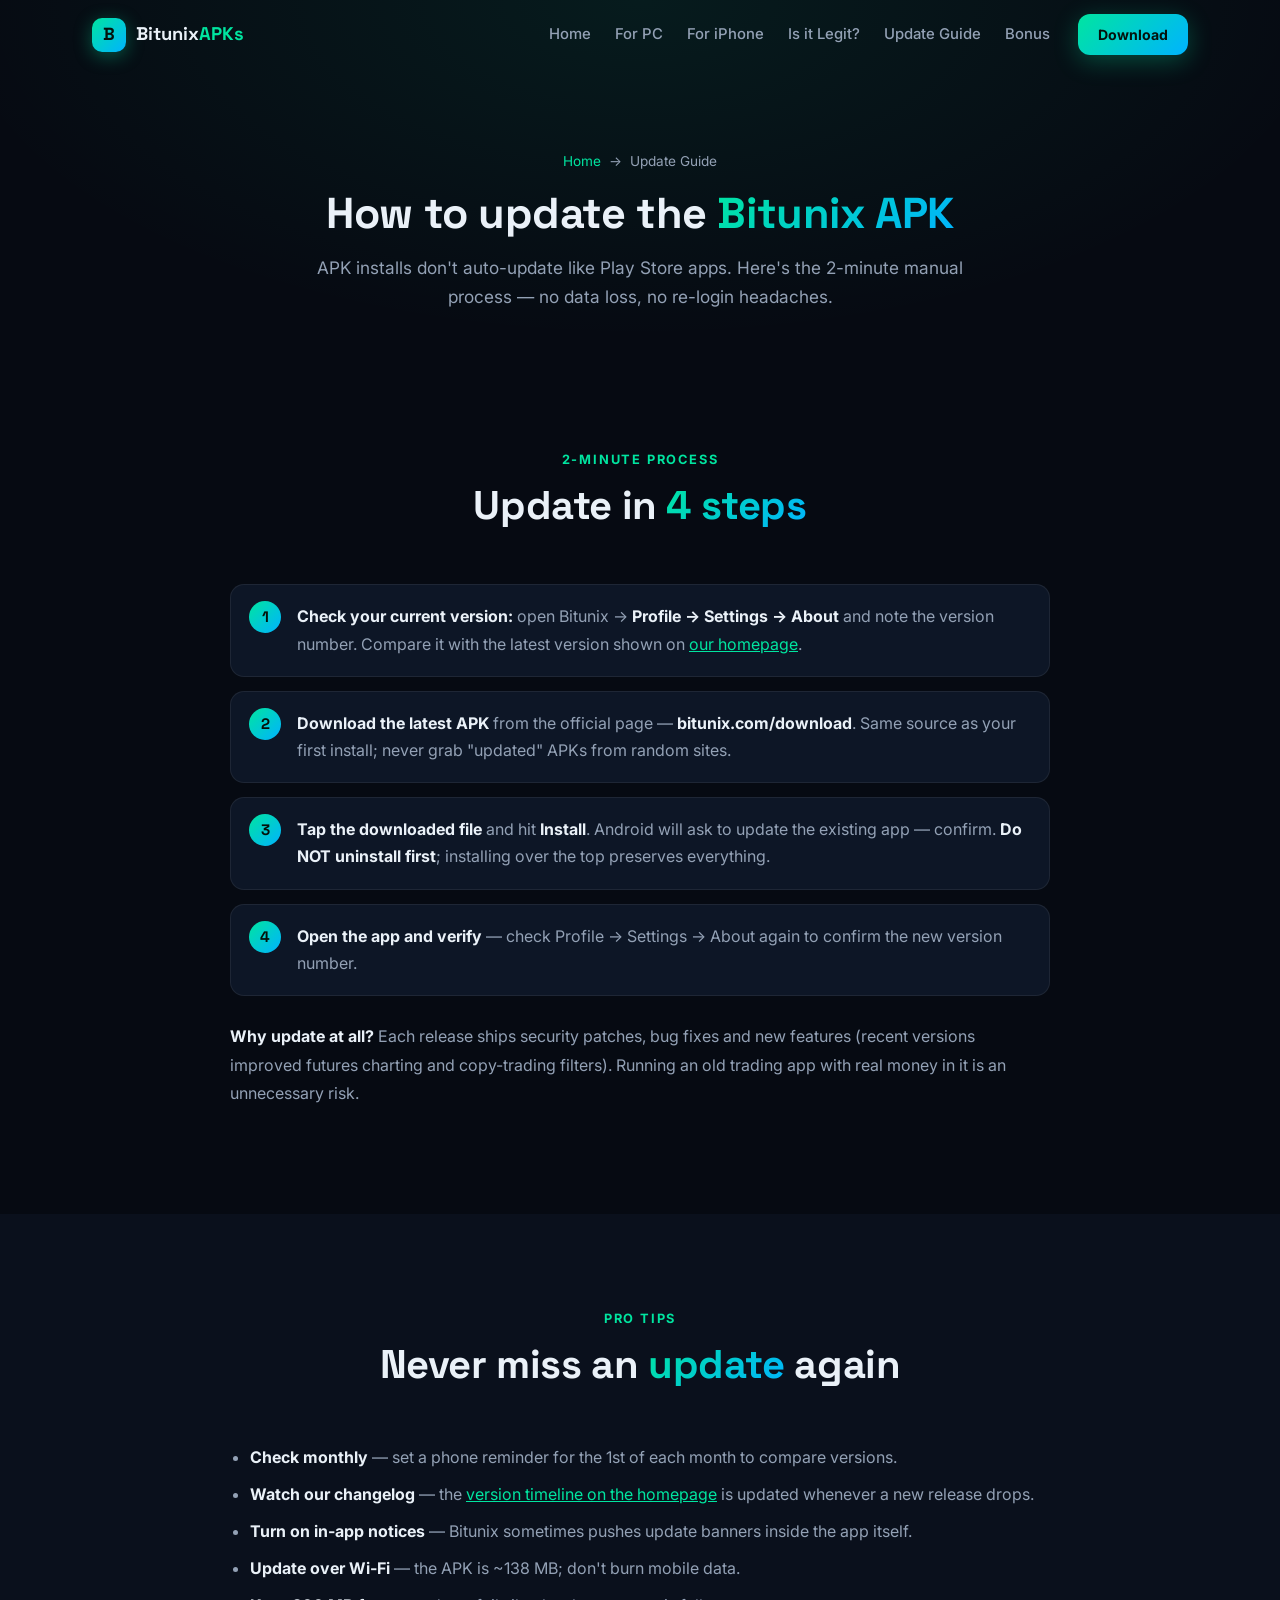
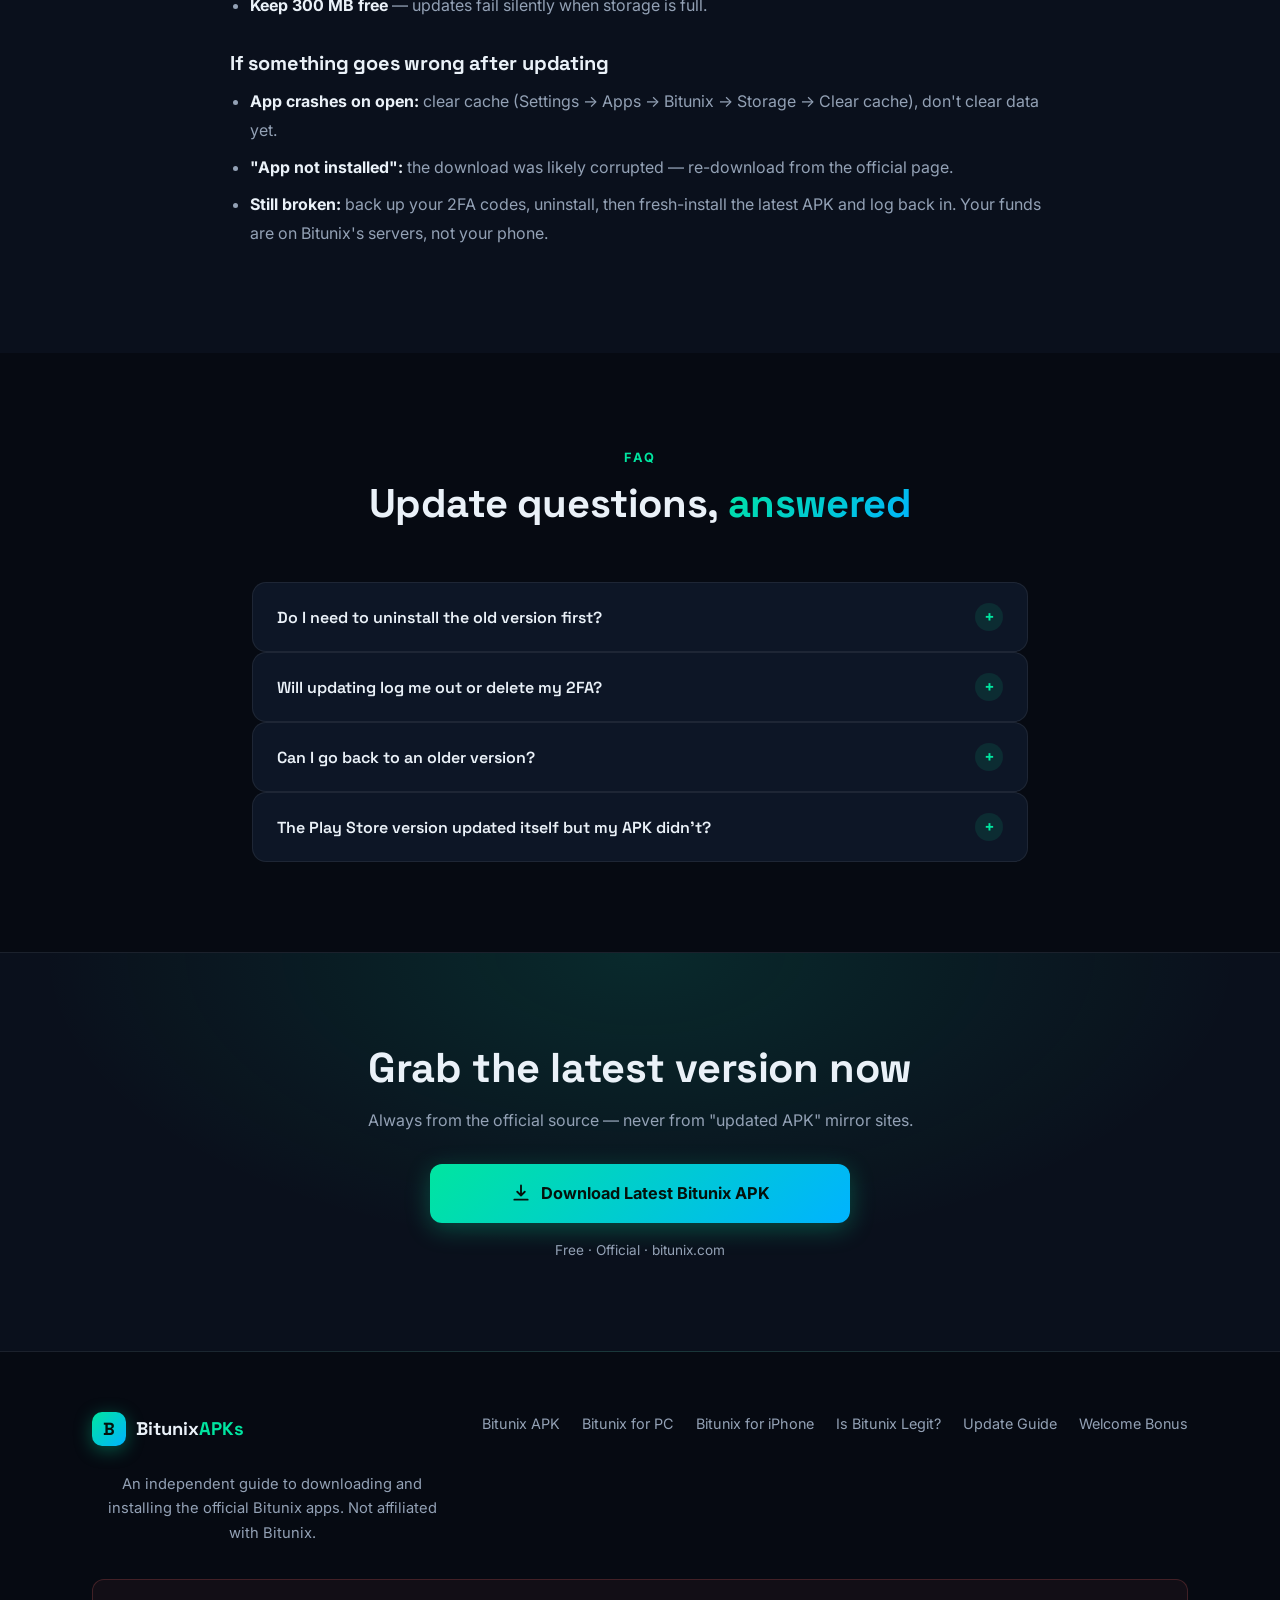
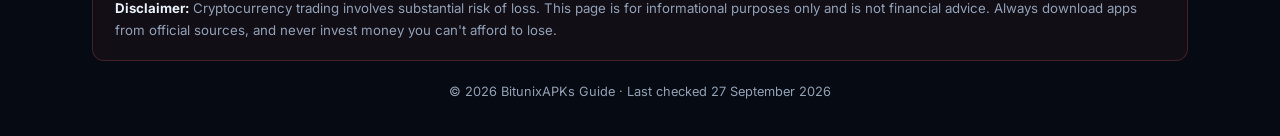
<file: update-bitunix-apk/index.html>
<!DOCTYPE html>
<html lang="en">
<head>
<meta charset="UTF-8">
<meta name="viewport" content="width=device-width, initial-scale=1.0">
<meta name="google-site-verification" content="bMIK9VrliOVAximd3tOW62-xwJnm-FFPr2Ftly0u1qo" />
<title>How to Update Bitunix APK to the Latest Version (2026)</title>
<meta name="description" content="Update your Bitunix APK safely: check your current version, download the latest official APK, install over the old one without losing data. Troubleshooting included.">
<link rel="canonical" href="https://bitunixapks.com/update-bitunix-apk/">
<meta property="og:title" content="How to Update Bitunix APK — 2026 Guide">
<meta property="og:description" content="Safely update the Bitunix Android app to the latest version without losing login or data.">
<meta property="og:type" content="website">
<link rel="preconnect" href="https://fonts.googleapis.com">
<link rel="preconnect" href="https://fonts.gstatic.com" crossorigin>
<link href="https://fonts.googleapis.com/css2?family=Inter:wght@400;500;600;700&family=Space+Grotesk:wght@500;600;700&display=swap" rel="stylesheet">
<link rel="stylesheet" href="../styles.css">
<link rel="icon" href="data:image/svg+xml,<svg xmlns='http://www.w3.org/2000/svg' viewBox='0 0 100 100'><rect width='100' height='100' rx='22' fill='%2300e5a0'/><text x='50' y='68' font-size='52' font-family='Arial' font-weight='bold' text-anchor='middle' fill='%2306101c'>B</text></svg>">
<script type="application/ld+json">
{"@context":"https://schema.org","@type":"FAQPage","mainEntity":[
{"@type":"Question","name":"How do I update the Bitunix APK?","acceptedAnswer":{"@type":"Answer","text":"Download the latest APK from the official Bitunix download page and install it over your existing app. Your login, settings and data are preserved — no need to uninstall first."}},
{"@type":"Question","name":"Will I lose my data if I update the APK?","acceptedAnswer":{"@type":"Answer","text":"No. Installing a newer APK over the old one keeps your login and app data. Only uninstalling wipes local data — and even then your funds and account live on Bitunix's servers, not your phone."}},
{"@type":"Question","name":"Why is there no update button in the app?","acceptedAnswer":{"@type":"Answer","text":"APK installs outside the Play Store don't auto-update. You update manually by downloading the newest APK from bitunix.com and installing it. Check the in-app version (Profile > Settings > About) against the latest version on our homepage."}},
{"@type":"Question","name":"How often should I update the Bitunix app?","acceptedAnswer":{"@type":"Answer","text":"Update whenever a new version is released — updates include security fixes. Check monthly, or watch the changelog on our homepage."}}
]}
</script>
</head>
<body>

<!-- ============ NAV ============ -->
<header class="nav" id="nav">
  <div class="nav-inner">
    <a href="/" class="logo">
      <span class="logo-mark">B</span>
      <span class="logo-text">Bitunix<em>APKs</em></span>
    </a>
    <nav class="nav-links" id="navLinks">
      <a href="/">Home</a>
      <a href="/pc/">For PC</a>
      <a href="/ios/">For iPhone</a>
      <a href="/is-bitunix-legit/">Is it Legit?</a>
      <a href="/update-bitunix-apk/">Update Guide</a>
      <a href="/referral-code/">Bonus</a>
    </nav>
    <a href="#download" class="btn btn-sm">Download</a>
    <button class="hamburger" id="hamburger" aria-label="Menu"><span></span><span></span><span></span></button>
  </div>
</header>

<!-- ============ PAGE HERO ============ -->
<section class="page-hero">
  <div class="container">
    <div class="crumbs"><a href="/">Home</a> &nbsp;→&nbsp; Update Guide</div>
    <h1>How to update the <span class="grad">Bitunix APK</span></h1>
    <p class="lede">APK installs don't auto-update like Play Store apps. Here's the 2-minute manual process — no data loss, no re-login headaches.</p>
  </div>
</section>

<!-- ============ STEPS ============ -->
<section class="section">
  <div class="container">
    <div class="sec-head reveal">
      <span class="kicker">2-minute process</span>
      <h2>Update in <span class="grad">4 steps</span></h2>
    </div>
    <ol class="nsteps reveal">
      <li><strong>Check your current version:</strong> open Bitunix → <strong>Profile → Settings → About</strong> and note the version number. Compare it with the latest version shown on <a href="/" style="color:var(--accent)">our homepage</a>.</li>
      <li><strong>Download the latest APK</strong> from the official page — <strong>bitunix.com/download</strong>. Same source as your first install; never grab "updated" APKs from random sites.</li>
      <li><strong>Tap the downloaded file</strong> and hit <strong>Install</strong>. Android will ask to update the existing app — confirm. <strong>Do NOT uninstall first</strong>; installing over the top preserves everything.</li>
      <li><strong>Open the app and verify</strong> — check Profile → Settings → About again to confirm the new version number.</li>
    </ol>
    <div class="prose reveal" style="margin-top:26px">
      <p><strong>Why update at all?</strong> Each release ships security patches, bug fixes and new features (recent versions improved futures charting and copy-trading filters). Running an old trading app with real money in it is an unnecessary risk.</p>
    </div>
  </div>
</section>

<!-- ============ TIPS ============ -->
<section class="section" style="background:var(--bg2)">
  <div class="container">
    <div class="sec-head reveal">
      <span class="kicker">Pro tips</span>
      <h2>Never miss an <span class="grad">update</span> again</h2>
    </div>
    <div class="prose reveal">
      <ul>
        <li><strong>Check monthly</strong> — set a phone reminder for the 1st of each month to compare versions.</li>
        <li><strong>Watch our changelog</strong> — the <a href="/#versions" style="color:var(--accent)">version timeline on the homepage</a> is updated whenever a new release drops.</li>
        <li><strong>Turn on in-app notices</strong> — Bitunix sometimes pushes update banners inside the app itself.</li>
        <li><strong>Update over Wi-Fi</strong> — the APK is ~138 MB; don't burn mobile data.</li>
        <li><strong>Keep 300 MB free</strong> — updates fail silently when storage is full.</li>
      </ul>
      <h3>If something goes wrong after updating</h3>
      <ul>
        <li><strong>App crashes on open:</strong> clear cache (Settings → Apps → Bitunix → Storage → Clear cache), don't clear data yet.</li>
        <li><strong>"App not installed":</strong> the download was likely corrupted — re-download from the official page.</li>
        <li><strong>Still broken:</strong> back up your 2FA codes, uninstall, then fresh-install the latest APK and log back in. Your funds are on Bitunix's servers, not your phone.</li>
      </ul>
    </div>
  </div>
</section>

<!-- ============ FAQ ============ -->
<section class="section">
  <div class="container narrow">
    <div class="sec-head reveal">
      <span class="kicker">FAQ</span>
      <h2>Update questions, <span class="grad">answered</span></h2>
    </div>
    <div class="reveal">
      <div class="acc-item"><button class="acc-q">Do I need to uninstall the old version first?<span class="plus">+</span></button><div class="acc-a"><p>No — and you shouldn't. Install the new APK directly over the old one; Android handles it as an update and keeps your login and settings.</p></div></div>
      <div class="acc-item"><button class="acc-q">Will updating log me out or delete my 2FA?<span class="plus">+</span></button><div class="acc-a"><p>Normally no. But as a precaution, make sure your authenticator app is backed up (or 2FA is also accessible another way) before any update — cheap insurance.</p></div></div>
      <div class="acc-item"><button class="acc-q">Can I go back to an older version?<span class="plus">+</span></button><div class="acc-a"><p>Yes: uninstall the current app and install the older APK. You'll need to log in again. Only do this with APKs you previously downloaded from the official source.</p></div></div>
      <div class="acc-item"><button class="acc-q">The Play Store version updated itself but my APK didn't?<span class="plus">+</span></button><div class="acc-a"><p>That's expected — they're separate install channels. APK users update manually; that's the trade-off for having the file directly.</p></div></div>
    </div>
  </div>
</section>

<!-- ============ CTA ============ -->
<section class="cta" id="download">
  <div class="container reveal">
    <h2>Grab the latest version now</h2>
    <p>Always from the official source — never from "updated APK" mirror sites.</p>
    <a href="https://www.bitunix.com/download" class="btn btn-big" target="_blank" rel="noopener">
      <svg viewBox="0 0 24 24" width="20" height="20"><path d="M12 3v12m0 0l-4.5-4.5M12 15l4.5-4.5M4 20h16" fill="none" stroke="currentColor" stroke-width="2.2" stroke-linecap="round" stroke-linejoin="round"/></svg>
      Download Latest Bitunix APK
    </a>
    <div class="cta-note">Free · Official · bitunix.com</div>
  </div>
</section>

<!-- ============ FOOTER ============ -->
<footer>
  <div class="container foot-grid">
    <div>
      <a href="/" class="logo"><span class="logo-mark">B</span><span class="logo-text">Bitunix<em>APKs</em></span></a>
      <p class="fine">An independent guide to downloading and installing the official Bitunix apps. Not affiliated with Bitunix.</p>
    </div>
    <div class="foot-links">
      <a href="/">Bitunix APK</a>
      <a href="/pc/">Bitunix for PC</a>
      <a href="/ios/">Bitunix for iPhone</a>
      <a href="/is-bitunix-legit/">Is Bitunix Legit?</a>
      <a href="/update-bitunix-apk/">Update Guide</a>
      <a href="/referral-code/">Welcome Bonus</a>
    </div>
  </div>
  <div class="container">
    <p class="disclaimer"><strong>Disclaimer:</strong> Cryptocurrency trading involves substantial risk of loss. This page is for informational purposes only and is not financial advice. Always download apps from official sources, and never invest money you can't afford to lose.</p>
    <p class="copy">© 2026 BitunixAPKs Guide · Last checked 27 September 2026</p>
  </div>
</footer>

<script src="../script.js"></script>
</body>
</html>
</file>
<file: styles.css>
/* ============ TOKENS ============ */
:root{
  --bg:#060a12;
  --bg2:#0a101c;
  --card:#0d1626;
  --card2:#101b30;
  --line:rgba(255,255,255,.07);
  --text:#eaf1f8;
  --muted:#93a1b5;
  --accent:#00e5a0;
  --accent2:#00b3ff;
  --grad:linear-gradient(135deg,#00e5a0,#00b3ff);
  --danger:var(--danger);
  --radius:18px;
  --font:'Inter',system-ui,sans-serif;
  --disp:'Space Grotesk','Inter',system-ui,sans-serif;
}
*{margin:0;padding:0;box-sizing:border-box}
html{scroll-behavior:smooth}
body{background:var(--bg);color:var(--text);font-family:var(--font);line-height:1.65;-webkit-font-smoothing:antialiased;overflow-x:hidden}
.container{max-width:1140px;margin:0 auto;padding:0 22px}
.container.narrow{max-width:820px}
section{scroll-margin-top:84px}
h1,h2,h3{font-family:var(--disp);line-height:1.2;letter-spacing:-.01em}
.grad{background:var(--grad);-webkit-background-clip:text;background-clip:text;color:transparent}
a{color:inherit}
code{background:rgba(0,229,160,.12);color:var(--accent);padding:2px 8px;border-radius:6px;font-size:.85em}

/* ============ REVEAL ============ */
.reveal{opacity:0;transform:translateY(26px);transition:opacity .7s ease,transform .7s ease}
.reveal.visible{opacity:1;transform:none}

/* ============ NAV ============ */
.nav{position:fixed;top:0;left:0;right:0;z-index:100;transition:background .3s,border-color .3s;border-bottom:1px solid transparent}
.nav.scrolled{background:rgba(6,10,18,.85);backdrop-filter:blur(14px);border-color:var(--line)}
.nav-inner{max-width:1140px;margin:0 auto;padding:14px 22px;display:flex;align-items:center;gap:28px}
.logo{display:flex;align-items:center;gap:10px;text-decoration:none;font-family:var(--disp);font-weight:700;font-size:1.15rem}
.logo-mark{width:34px;height:34px;border-radius:10px;background:var(--grad);display:grid;place-items:center;color:#04120c;font-weight:700;font-size:1.1rem;box-shadow:0 4px 18px rgba(0,229,160,.35)}
.logo-text em{font-style:normal;color:var(--accent)}
.nav-links{display:flex;gap:24px;margin-left:auto}
.nav-links a{text-decoration:none;color:var(--muted);font-size:.93rem;font-weight:500;transition:color .2s}
.nav-links a:hover{color:var(--text)}
.nav-links a.active{color:var(--accent)}
.hamburger{display:none;background:none;border:0;cursor:pointer;flex-direction:column;gap:5px;margin-left:auto;padding:6px}
.hamburger span{width:22px;height:2px;background:var(--text);border-radius:2px}

/* ============ BUTTONS ============ */
.btn{display:inline-flex;align-items:center;justify-content:center;gap:10px;background:var(--grad);color:#04120c;font-weight:700;text-decoration:none;border-radius:12px;transition:transform .2s,box-shadow .2s;box-shadow:0 6px 24px rgba(0,229,160,.28)}
.btn:hover{transform:translateY(-2px);box-shadow:0 10px 32px rgba(0,229,160,.42)}
.btn-sm{padding:9px 20px;font-size:.88rem;margin-left:0}
.btn-big{padding:16px 30px;font-size:1.02rem;width:100%}

/* ============ HERO ============ */
.hero{position:relative;padding:150px 0 70px;overflow:hidden}
.orb{position:absolute;border-radius:50%;filter:blur(90px);opacity:.5;pointer-events:none}
.orb-1{width:480px;height:480px;background:rgba(0,229,160,.16);top:-140px;left:-120px}
.orb-2{width:420px;height:420px;background:rgba(0,179,255,.14);top:40px;right:-140px}
.hero-grid{display:grid;grid-template-columns:1.05fr .95fr;gap:56px;align-items:center;position:relative}
.badge{display:inline-flex;align-items:center;gap:9px;background:rgba(0,229,160,.08);border:1px solid rgba(0,229,160,.25);color:var(--accent);font-size:.82rem;font-weight:600;padding:8px 16px;border-radius:100px;margin-bottom:22px}
.pulse{width:8px;height:8px;border-radius:50%;background:var(--accent);animation:pulse 1.8s infinite}
@keyframes pulse{0%,100%{box-shadow:0 0 0 0 rgba(0,229,160,.5)}50%{box-shadow:0 0 0 7px rgba(0,229,160,0)}}
.hero h1{font-size:clamp(2.3rem,5vw,3.6rem);margin-bottom:18px}
.lede{color:var(--muted);font-size:1.08rem;max-width:34rem;margin-bottom:26px}
.hero-points{display:flex;gap:20px;flex-wrap:wrap}
.hpoint{display:flex;align-items:center;gap:8px;font-size:.9rem;color:var(--text);font-weight:500}
.hpoint svg{width:18px;height:18px;color:var(--accent)}

/* download card */
.dl-card{background:linear-gradient(160deg,var(--card2),var(--card));border:1px solid var(--line);border-radius:22px;padding:30px;box-shadow:0 24px 70px rgba(0,0,0,.5),0 0 0 1px rgba(0,229,160,.06);position:relative;overflow:hidden}
.dl-card::before{content:'';position:absolute;top:0;left:0;right:0;height:3px;background:var(--grad)}
.dl-head{display:flex;align-items:center;gap:14px;margin-bottom:22px}
.app-icon{width:54px;height:54px;border-radius:15px;background:var(--grad);display:grid;place-items:center;font-family:var(--disp);font-weight:700;font-size:1.6rem;color:#04120c}
.dl-title{font-family:var(--disp);font-weight:700;font-size:1.2rem}
.dl-sub{color:var(--muted);font-size:.85rem}
.ver-pill{margin-left:auto;background:rgba(0,229,160,.12);border:1px solid rgba(0,229,160,.3);color:var(--accent);font-weight:700;font-size:.85rem;padding:6px 14px;border-radius:100px}
.dl-stats{display:grid;grid-template-columns:repeat(4,1fr);gap:10px;margin-bottom:22px}
.dl-stats div{background:rgba(255,255,255,.03);border:1px solid var(--line);border-radius:12px;padding:12px 8px;text-align:center}
.dl-stats span{display:block;font-weight:700;font-size:.95rem}
.dl-stats label{font-size:.72rem;color:var(--muted)}
.dl-note{text-align:center;color:var(--muted);font-size:.82rem;margin:14px 0 12px}
.checked{color:var(--accent);font-weight:600}
.dl-trust{display:flex;gap:16px;justify-content:center;font-size:.8rem;color:var(--muted);flex-wrap:wrap}

/* stat strip */
.stat-strip{display:grid;grid-template-columns:repeat(4,1fr);gap:14px;margin-top:56px}
.stat{background:var(--card);border:1px solid var(--line);border-radius:var(--radius);padding:22px;text-align:center;transition:transform .25s,border-color .25s}
.stat:hover{transform:translateY(-4px);border-color:rgba(0,229,160,.3)}
.stat strong{display:block;font-family:var(--disp);font-size:1.7rem;background:var(--grad);-webkit-background-clip:text;background-clip:text;color:transparent}
.stat span{color:var(--muted);font-size:.85rem}

/* ============ SECTIONS ============ */
.section{padding:90px 0}
.section-alt{background:var(--bg2)}
.sec-head{text-align:center;max-width:680px;margin:0 auto 54px}
.kicker{display:inline-block;color:var(--accent);font-weight:700;font-size:.8rem;letter-spacing:.14em;text-transform:uppercase;margin-bottom:12px}
.sec-head h2{font-size:clamp(1.7rem,3.4vw,2.5rem);margin-bottom:14px}
.sec-sub{color:var(--muted)}
.muted-sm{color:var(--muted);font-size:.88rem;margin-top:8px}
.fine{color:var(--muted);font-size:.92rem;text-align:center;max-width:700px;margin:26px auto 0}

/* cards */
.cards-3{display:grid;grid-template-columns:repeat(3,1fr);gap:20px}
.card{background:var(--card);border:1px solid var(--line);border-radius:var(--radius);padding:32px 28px;transition:transform .25s,border-color .25s,box-shadow .25s}
.card:hover{transform:translateY(-6px);border-color:rgba(0,229,160,.35);box-shadow:0 18px 44px rgba(0,0,0,.4)}
.card-icon{font-size:2rem;margin-bottom:16px}
.card h3{font-size:1.15rem;margin-bottom:10px}
.card p{color:var(--muted);font-size:.94rem}

/* ============ STEPS + PHONE MOCKUPS ============ */
.steps{display:grid;gap:18px;max-width:920px;margin:0 auto}
.step{display:grid;grid-template-columns:56px 1fr 170px;gap:24px;align-items:center;background:var(--card);border:1px solid var(--line);border-radius:var(--radius);padding:28px;transition:border-color .25s}
.step:hover{border-color:rgba(0,229,160,.3)}
.step-num{width:56px;height:56px;border-radius:50%;background:var(--grad);color:#04120c;font-family:var(--disp);font-weight:700;font-size:1.35rem;display:grid;place-items:center;box-shadow:0 6px 20px rgba(0,229,160,.3)}
.step-body h3{font-size:1.12rem;margin-bottom:8px}
.step-body p{color:var(--muted);font-size:.93rem}
.step-body strong{color:var(--text)}

/* phone mockup */
.phone{width:150px;height:290px;background:#0a0f1a;border:1px solid rgba(255,255,255,.14);border-radius:26px;padding:10px;box-shadow:0 14px 34px rgba(0,0,0,.5);flex-shrink:0;justify-self:center}
.p-notch{width:56px;height:7px;background:rgba(255,255,255,.16);border-radius:4px;margin:2px auto 10px}
.p-screen{background:#0e1626;border-radius:16px;height:calc(100% - 19px);padding:12px 10px;display:flex;flex-direction:column;gap:10px;align-items:center;justify-content:center;text-align:center}
.p-url{font-size:.6rem;color:var(--muted);background:rgba(255,255,255,.06);border-radius:8px;padding:5px 10px;width:100%}
.p-hero{width:100%;height:56px;border-radius:10px;background:linear-gradient(135deg,rgba(0,229,160,.25),rgba(0,179,255,.25))}
.p-btn{background:var(--grad);color:#04120c;font-weight:700;font-size:.68rem;border-radius:9px;padding:8px 12px;width:100%}
.p-btn-sm{width:auto;padding:7px 14px}
.p-file{display:flex;align-items:center;gap:8px;background:rgba(255,255,255,.05);border-radius:10px;padding:8px;width:100%;text-align:left}
.p-file b{display:block;font-size:.66rem}
.p-file i{display:block;font-style:normal;font-size:.58rem;color:var(--muted)}
.p-apk{background:var(--grad);color:#04120c;font-weight:700;font-size:.58rem;border-radius:6px;padding:5px 7px}
.p-bar{width:100%;height:7px;background:rgba(255,255,255,.08);border-radius:4px;overflow:hidden}
.p-bar span{display:block;height:100%;background:var(--grad);border-radius:4px}
.p-cap{font-size:.62rem;color:var(--muted)}
.p-row{display:flex;justify-content:space-between;align-items:center;width:100%;font-size:.66rem;background:rgba(255,255,255,.05);border-radius:9px;padding:8px 10px}
.p-row.dim{opacity:.5}
.toggle{width:34px;height:19px;border-radius:12px;background:rgba(255,255,255,.14);position:relative;flex-shrink:0}
.toggle.on{background:var(--accent)}
.toggle.on::after{content:'';position:absolute;top:2.5px;right:3px;width:14px;height:14px;border-radius:50%;background:#04120c}
.toggle:not(.on)::after{content:'';position:absolute;top:2.5px;left:3px;width:14px;height:14px;border-radius:50%;background:#fff}
.p-appicon{width:52px;height:52px;border-radius:14px;background:var(--grad);display:grid;place-items:center;font-family:var(--disp);font-weight:700;font-size:1.4rem;color:#04120c}
.p-check{width:30px;height:30px;border-radius:50%;background:rgba(0,229,160,.15);border:1.5px solid var(--accent);color:var(--accent);display:grid;place-items:center;font-weight:700}

/* ============ SAFETY ============ */
.safety-grid{display:grid;grid-template-columns:1fr 1fr;gap:20px;max-width:960px;margin:0 auto}
.safety-card{border-radius:var(--radius);padding:32px;border:1px solid var(--line);background:var(--card)}
.safety-card.do{border-top:3px solid var(--accent)}
.safety-card.dont{border-top:3px solid var(--danger)}
.safety-card h3{display:flex;align-items:center;gap:10px;margin-bottom:18px;font-size:1.15rem}
.s-ico{width:30px;height:30px;border-radius:50%;display:grid;place-items:center;font-weight:700;font-size:.95rem}
.s-ico.good{background:rgba(0,229,160,.15);color:var(--accent)}
.s-ico.bad{background:rgba(255,107,107,.15);color:var(--danger)}
.safety-card ul{list-style:none;display:grid;gap:12px}
.safety-card li{color:var(--muted);font-size:.93rem;padding-left:22px;position:relative}
.safety-card.do li::before{content:'✓';position:absolute;left:0;color:var(--accent);font-weight:700}
.safety-card.dont li::before{content:'✕';position:absolute;left:0;color:var(--danger);font-weight:700}
.safety-card strong{color:var(--text)}

/* ============ TABLES ============ */
.table-wrap{overflow-x:auto;border-radius:var(--radius);border:1px solid var(--line);max-width:900px;margin:0 auto}
table.cmp{width:100%;border-collapse:collapse;background:var(--card);font-size:.93rem}
table.cmp th,table.cmp td{padding:16px 20px;text-align:left;border-bottom:1px solid var(--line)}
table.cmp thead th{background:rgba(0,229,160,.06);font-family:var(--disp);color:var(--accent)}
table.cmp tbody tr:last-child td{border-bottom:0}
table.cmp tbody tr:hover{background:rgba(255,255,255,.02)}
table.cmp td:first-child{font-weight:600;color:var(--text)}
table.cmp td{color:var(--muted)}

/* ============ TIMELINE ============ */
.timeline{max-width:760px;margin:0 auto;position:relative;padding-left:34px}
.timeline::before{content:'';position:absolute;left:9px;top:6px;bottom:6px;width:2px;background:linear-gradient(var(--accent),rgba(0,179,255,.15))}
.t-item{position:relative;background:var(--card);border:1px solid var(--line);border-radius:14px;padding:20px 24px;margin-bottom:16px}
.t-item::before{content:'';position:absolute;left:-31px;top:26px;width:12px;height:12px;border-radius:50%;background:var(--bg);border:3px solid var(--muted)}
.t-item.current{border-color:rgba(0,229,160,.4)}
.t-item.current::before{border-color:var(--accent);box-shadow:0 0 12px rgba(0,229,160,.7)}
.t-ver{font-family:var(--disp);font-weight:700;font-size:1.05rem;margin-right:12px}
.t-date{font-size:.8rem;color:var(--accent);font-weight:600}
.t-item p{color:var(--muted);font-size:.9rem;margin-top:6px}

/* ============ FEATURES ============ */
.feat-grid{display:grid;grid-template-columns:repeat(3,1fr);gap:20px}
.feat-prose{max-width:860px;margin:36px auto 0;color:var(--muted);line-height:1.8}
.feat-prose h3{font-family:var(--disp);color:var(--text);font-size:1.3rem;margin-bottom:14px}
.feat-prose p{margin-bottom:14px}
.img-block{margin:38px auto 0;max-width:980px}
.img-block img{width:100%;height:auto;display:block;border-radius:var(--radius);border:1px solid var(--line)}
.img-block figcaption{text-align:center;color:var(--muted);font-size:.88rem;margin-top:12px}
.feat{background:var(--card);border:1px solid var(--line);border-radius:var(--radius);padding:30px 26px;transition:transform .25s,border-color .25s}
.feat:hover{transform:translateY(-5px);border-color:rgba(0,179,255,.35)}
.f-ico{font-size:1.9rem;margin-bottom:14px}
.feat h3{font-size:1.08rem;margin-bottom:8px}
.feat p{color:var(--muted);font-size:.9rem}

/* ============ ACCORDION ============ */
.acc{display:grid;gap:12px}
.acc-item{background:var(--card);border:1px solid var(--line);border-radius:14px;overflow:hidden;transition:border-color .25s}
.acc-item.open{border-color:rgba(0,229,160,.35)}
.acc-q{width:100%;background:none;border:0;color:var(--text);font-family:var(--disp);font-weight:600;font-size:1rem;text-align:left;padding:20px 24px;cursor:pointer;display:flex;justify-content:space-between;align-items:center;gap:16px}
.plus{flex-shrink:0;width:28px;height:28px;border-radius:50%;background:rgba(0,229,160,.1);color:var(--accent);display:grid;place-items:center;font-size:1.1rem;transition:transform .3s}
.acc-item.open .plus{transform:rotate(45deg)}
.acc-a{max-height:0;overflow:hidden;transition:max-height .35s ease}
.acc-a p{padding:0 24px 22px;color:var(--muted);font-size:.93rem}
.acc-a strong{color:var(--text)}

/* ============ CTA ============ */
.cta{background:radial-gradient(600px 300px at 50% 0%,rgba(0,229,160,.12),transparent),var(--bg2);border-top:1px solid var(--line);border-bottom:1px solid var(--line);padding:90px 0;text-align:center}
.cta h2{font-size:clamp(1.8rem,3.6vw,2.6rem);margin-bottom:14px}
.cta p{color:var(--muted);max-width:560px;margin:0 auto 30px}
.cta .btn-big{max-width:420px;margin:0 auto}
.cta-note{margin-top:16px;color:var(--muted);font-size:.85rem}

/* ============ FOOTER ============ */
footer{padding:60px 0 34px}
.foot-grid{display:grid;grid-template-columns:1fr auto;gap:30px;align-items:start;margin-bottom:34px}
.foot-links{display:flex;gap:22px;flex-wrap:wrap}
.foot-links a{color:var(--muted);text-decoration:none;font-size:.9rem}
.foot-links a:hover{color:var(--accent)}
.disclaimer{background:rgba(255,107,107,.05);border:1px solid rgba(255,107,107,.2);border-radius:12px;padding:18px 22px;font-size:.83rem;color:var(--muted);margin-bottom:20px}
.disclaimer strong{color:var(--text)}
.copy{text-align:center;color:var(--muted);font-size:.8rem}

/* ============ WHAT IS BITUNIX ============ */
.sec-sub{color:var(--muted);margin-top:10px}
.what-grid{display:grid;grid-template-columns:1.15fr .85fr;gap:28px;align-items:start}
.what-copy p{color:var(--muted);line-height:1.8;margin:0 0 16px;font-size:1.02rem}
.what-copy strong{color:var(--text)}
.what-facts{display:grid;grid-template-columns:repeat(3,1fr);gap:12px}
.fact-chip{background:var(--card);border:1px solid var(--line);border-radius:14px;padding:16px 10px;text-align:center}
.fact-chip strong{display:block;font-family:'Space Grotesk',sans-serif;font-size:1.35rem;background:linear-gradient(135deg,var(--accent),var(--accent2));-webkit-background-clip:text;background-clip:text;color:transparent}
.fact-chip span{font-size:.78rem;color:var(--muted)}

/* ============ BONUS BANNER ============ */
.bonus-wrap{padding:10px 0}
.bonus{display:flex;align-items:center;gap:22px;background:linear-gradient(135deg,rgba(0,230,118,.12),rgba(0,212,255,.12));border:1px solid rgba(0,230,118,.35);border-radius:20px;padding:26px 30px;box-shadow:0 0 40px rgba(0,230,118,.08)}
.bonus-ico{font-size:2.6rem;flex-shrink:0}
.bonus-text{flex:1}
.bonus-text h3{margin:0 0 6px;font-size:1.3rem}
.bonus-text p{margin:0;color:var(--muted);font-size:.95rem}

/* ============ WHO IS IT FOR ============ */
.who-grid{display:grid;grid-template-columns:1fr 1fr;gap:20px;margin-top:32px}
.who{border-radius:18px;padding:26px;border:1px solid var(--line);background:var(--card)}
.who.good{border-color:rgba(0,230,118,.35)}
.who.bad{border-color:rgba(255,107,107,.35)}
.who h4{margin:0 0 14px;font-size:1.1rem}
.who ul{list-style:none;padding:0;margin:0;display:grid;gap:10px}
.who li{color:var(--muted);font-size:.95rem;padding-left:24px;position:relative}
.who.good li::before{content:'✓';position:absolute;left:0;color:var(--accent);font-weight:700}
.who.bad li::before{content:'✕';position:absolute;left:0;color:var(--danger);font-weight:700}

/* ============ SUBPAGE SHARED ============ */
.page-hero{padding:150px 0 44px;text-align:center;background:radial-gradient(700px 340px at 50% 0%,rgba(0,229,160,.08),transparent)}
.crumbs{font-size:.85rem;color:var(--muted);margin-bottom:16px}
.crumbs a{color:var(--accent);text-decoration:none}
.page-hero h1{font-size:clamp(1.9rem,4vw,2.7rem);margin:0 0 14px}
.page-hero .lede{margin:0 auto;max-width:660px}
.nsteps{counter-reset:step;display:grid;gap:14px;max-width:820px;margin:0 auto;padding:0;list-style:none}
.nsteps li{background:var(--card);border:1px solid var(--line);border-radius:14px;padding:18px 22px 18px 66px;position:relative;color:var(--muted);line-height:1.7}
.nsteps li::before{counter-increment:step;content:counter(step);position:absolute;left:18px;top:16px;width:32px;height:32px;border-radius:50%;background:var(--grad);color:#04120a;font-weight:800;display:flex;align-items:center;justify-content:center;font-family:var(--disp);font-size:.95rem}
.nsteps strong{color:var(--text)}
.prose{max-width:820px;margin:0 auto}
.prose p{color:var(--muted);line-height:1.8;margin:0 0 16px}
.prose h3{margin:32px 0 12px;font-size:1.25rem;font-family:var(--disp)}
.prose ul{color:var(--muted);line-height:1.8;padding-left:20px;display:grid;gap:8px;margin:0 0 16px}
.prose strong{color:var(--text)}
.kv{display:grid;grid-template-columns:200px 1fr;gap:12px 20px;background:var(--card);border:1px solid var(--line);border-radius:14px;padding:22px;max-width:820px;margin:0 auto 16px}
.kv dt{color:var(--muted);font-size:.9rem}
.kv dd{margin:0;color:var(--text)}
.guide-cards{display:grid;grid-template-columns:repeat(auto-fit,minmax(220px,1fr));gap:16px;max-width:960px;margin:0 auto}
.guide-card{display:block;background:var(--card);border:1px solid var(--line);border-radius:var(--radius);padding:24px;text-decoration:none;transition:transform .25s,border-color .25s}
.guide-card:hover{transform:translateY(-4px);border-color:rgba(0,229,160,.4)}
.guide-card .card-icon{font-size:2rem;margin-bottom:12px}
.guide-card h3{margin:0 0 8px;font-size:1.1rem;color:var(--text)}
.guide-card p{margin:0;color:var(--muted);font-size:.92rem}
.guide-card .go{color:var(--accent);font-size:.9rem;font-weight:600;margin-top:10px;display:block}

/* ============ RESPONSIVE ============ */
@media(max-width:960px){
  .hero-grid{grid-template-columns:1fr;gap:40px}
  .cards-3,.feat-grid{grid-template-columns:1fr 1fr}
  .what-grid{grid-template-columns:1fr}
  .step{grid-template-columns:48px 1fr}
  .phone{display:none}
  .step-num{width:48px;height:48px;font-size:1.15rem}
}
@media(max-width:640px){
  .nav-links{position:fixed;top:64px;left:0;right:0;background:rgba(6,10,18,.97);backdrop-filter:blur(14px);flex-direction:column;padding:20px 26px 26px;gap:16px;border-bottom:1px solid var(--line);display:none}
  .nav-links.open{display:flex}
  .nav .btn-sm{display:none}
  .hamburger{display:flex}
  .hero{padding:120px 0 50px}
  .dl-stats{grid-template-columns:1fr 1fr}
  .stat-strip{grid-template-columns:1fr 1fr}
  .cards-3,.feat-grid,.safety-grid{grid-template-columns:1fr}
  .section{padding:64px 0}
  .foot-grid{grid-template-columns:1fr}
  .what-grid{grid-template-columns:1fr}
  .what-facts{grid-template-columns:1fr 1fr}
  .bonus{flex-direction:column;text-align:center;padding:24px 20px}
  .who-grid{grid-template-columns:1fr}
  .kv{grid-template-columns:1fr}
}
</file>
